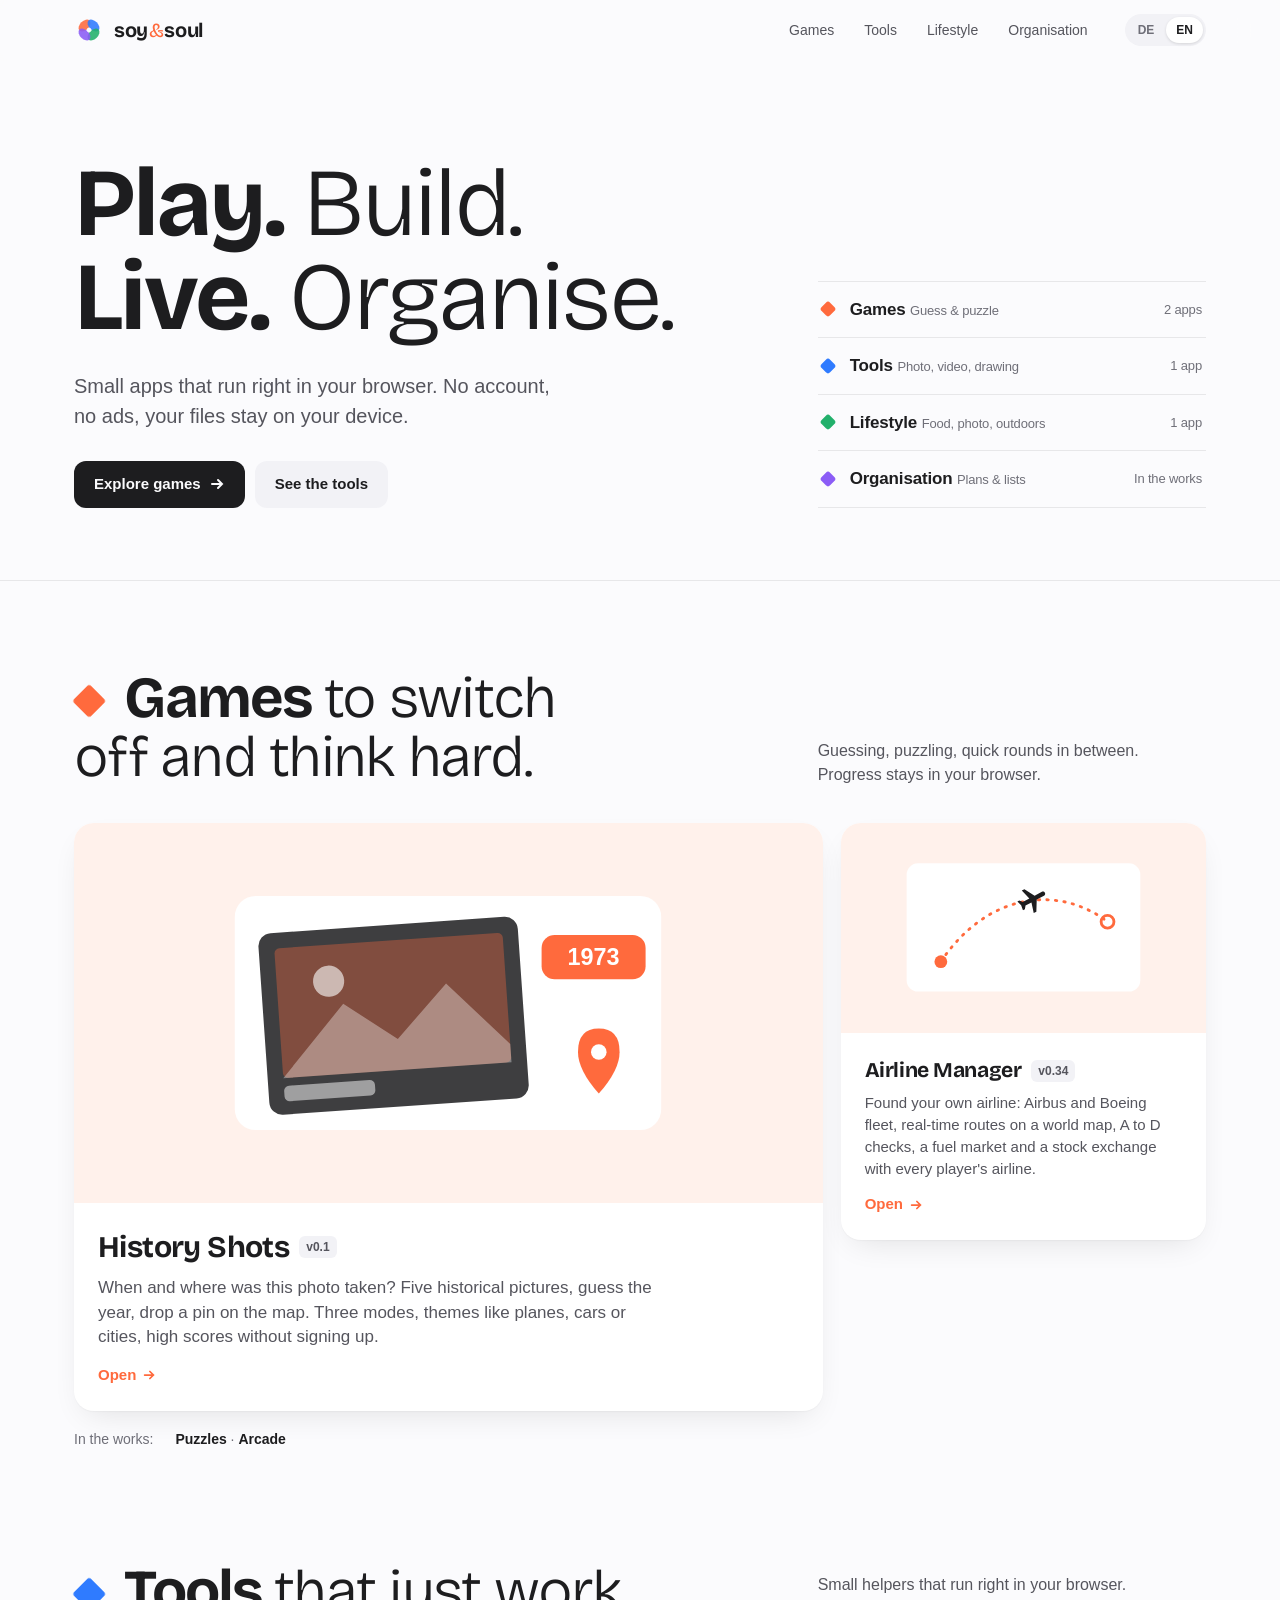
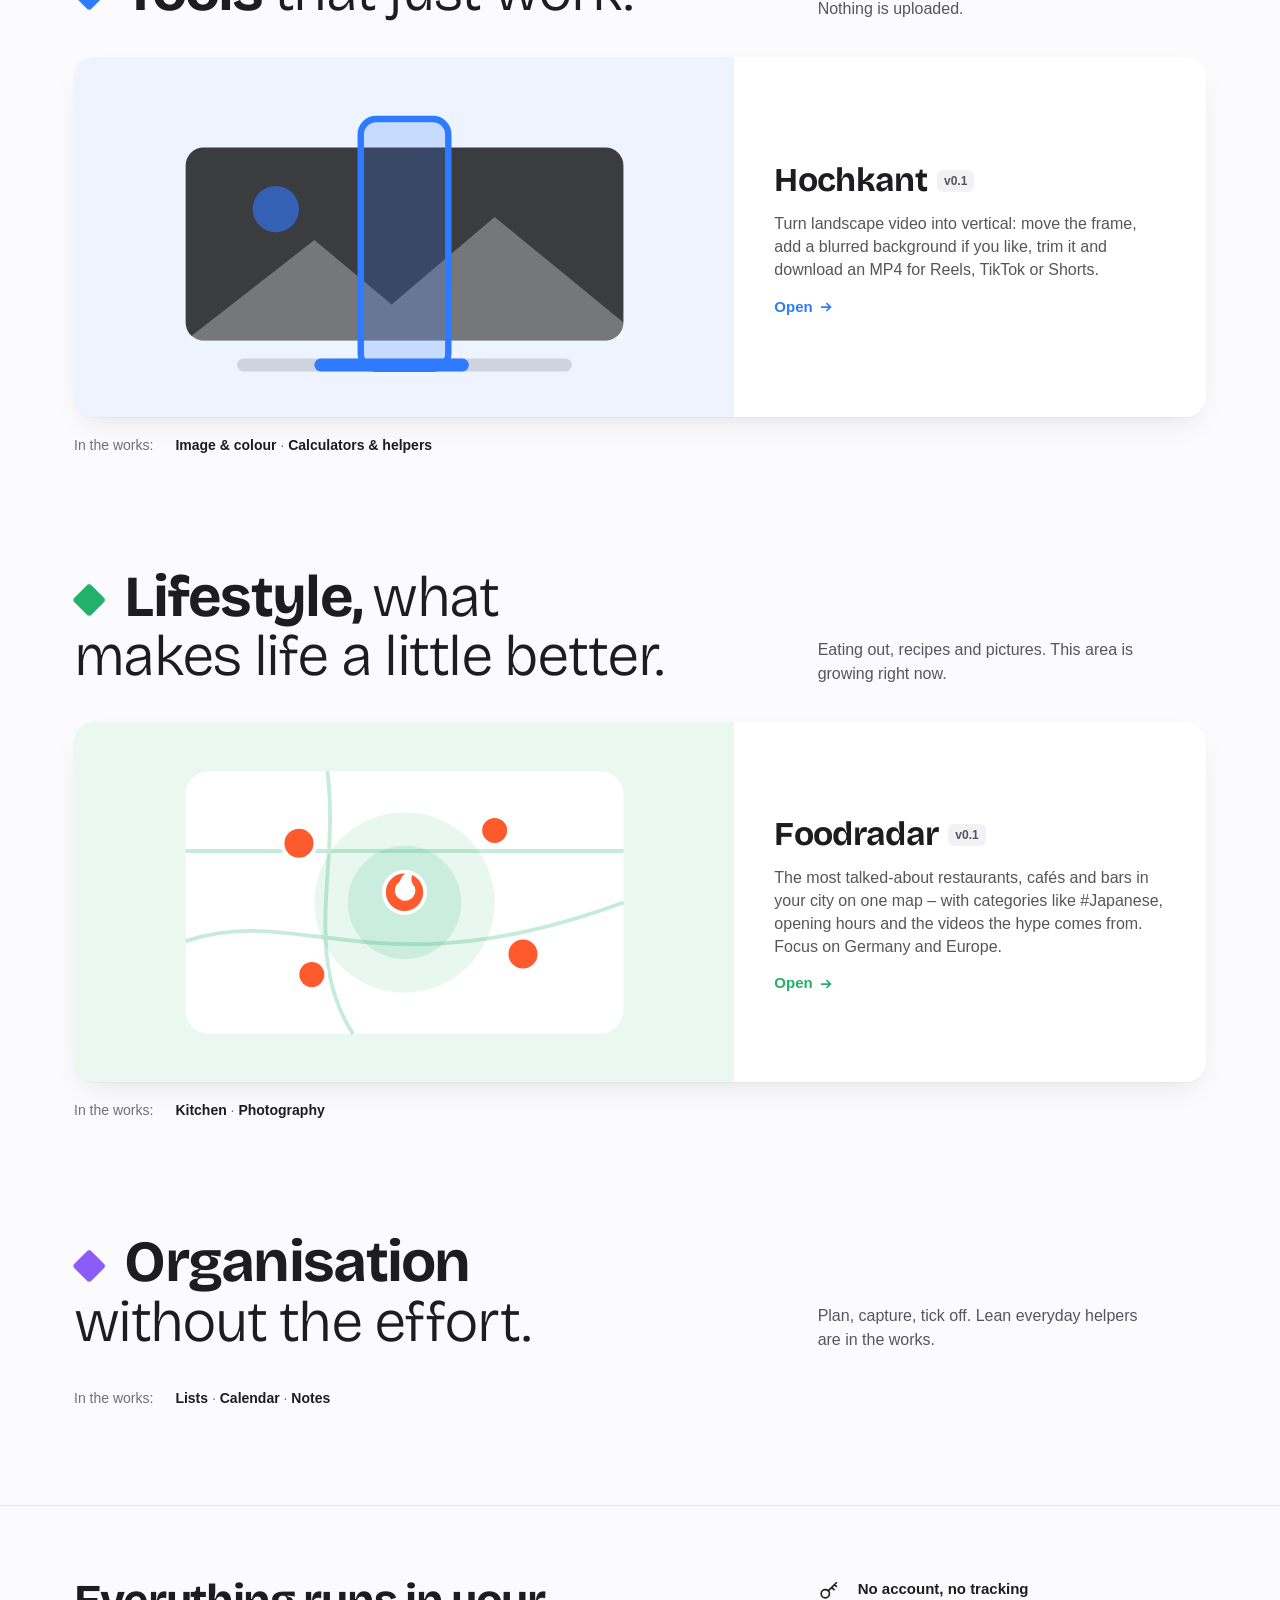
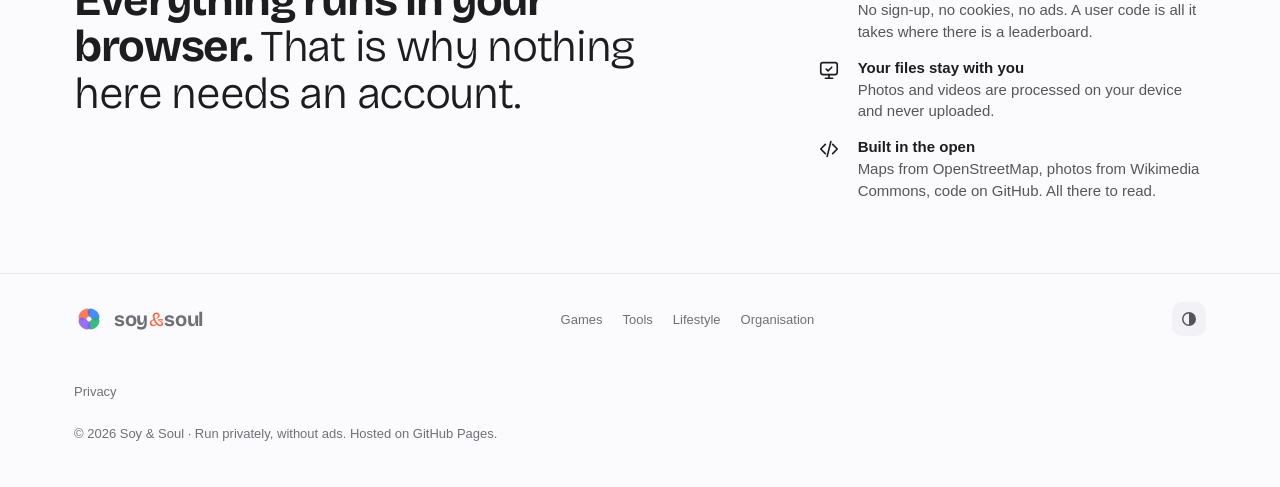
<file: index.html>
<!doctype html>
<html lang="de">
<head>
<meta charset="utf-8">
<meta name="viewport" content="width=device-width, initial-scale=1">
<title>Soy &amp; Soul</title>
<meta name="description" content="Games, Tools, Lifestyle und Organisation – kleine Anwendungen, die direkt im Browser laufen.">
<meta name="theme-color" content="#fbfbfd">
<link rel="icon" href="data:image/svg+xml,%3Csvg xmlns='http://www.w3.org/2000/svg' viewBox='0 0 40 40'%3E%3Cg transform='translate(20 20)'%3E%3Cellipse rx='9.5' ry='6' transform='rotate(-45) translate(0 -8.5)' fill='%23ff6a3d'/%3E%3Cellipse rx='9.5' ry='6' transform='rotate(45) translate(0 -8.5)' fill='%232f7bff'/%3E%3Cellipse rx='9.5' ry='6' transform='rotate(135) translate(0 -8.5)' fill='%2334c27a'/%3E%3Cellipse rx='9.5' ry='6' transform='rotate(225) translate(0 -8.5)' fill='%238b5cf6'/%3E%3C/g%3E%3C/svg%3E">
<style>
@font-face { font-family: "Bricolage"; src: url("assets/fonts/bricolage-latin.woff2") format("woff2"); font-weight: 200 800; font-display: swap; unicode-range: U+0000-00FF, U+0131, U+0152-0153, U+02BB-02BC, U+02C6, U+02DA, U+02DC, U+0304, U+0308, U+0329, U+2000-206F, U+20AC, U+2122, U+2191, U+2193, U+2212, U+2215, U+FEFF, U+FFFD; }
@font-face { font-family: "Bricolage"; src: url("assets/fonts/bricolage-latin-ext.woff2") format("woff2"); font-weight: 200 800; font-display: swap; unicode-range: U+0100-02BA, U+02BD-02C5, U+02C7-02CC, U+02CE-02D7, U+02DD-02FF, U+1E00-1E9F, U+1EF2-1EFF, U+2020, U+20A0-20AB, U+20AD-20C0; }
/* ---------- Grundlagen ---------- */
:root {
  --bg: #fbfbfd; --bg2: #f2f2f6; --card: #ffffff; --ink: #1d1d1f; --ink2: #55555d; --ink3: #6f6f78;
  --line: rgba(0,0,0,.08); --glass: rgba(251,251,253,.72); --shadow: 0 1px 2px rgba(0,0,0,.04), 0 12px 32px -12px rgba(0,0,0,.12);
  --games: #ff6a3d; --tools: #2f7bff; --life: #22b06b; --org: #8b5cf6;
  --games-bg: #fff1eb; --tools-bg: #edf3ff; --life-bg: #eaf8f0; --org-bg: #f3efff;
  --r: 28px;
  --font: -apple-system, BlinkMacSystemFont, "SF Pro Text", "Segoe UI Variable", "Segoe UI", Roboto, "Helvetica Neue", Arial, sans-serif;
  --display: "Bricolage", var(--font);
  --ease: cubic-bezier(.2,.8,.2,1);
}
@media (prefers-color-scheme: dark) {
  :root:not([data-theme="light"]) {
    --bg: #0b0b0d; --bg2: #151518; --card: #18181b; --ink: #f5f5f7; --ink2: #b0b0b8; --ink3: #8e8e97;
    --line: rgba(255,255,255,.09); --glass: rgba(11,11,13,.7); --shadow: 0 1px 2px rgba(0,0,0,.3), 0 16px 40px -16px rgba(0,0,0,.6);
    --games-bg: #2a1710; --tools-bg: #101b2e; --life-bg: #0f2219; --org-bg: #1c1530;
  }
}
:root[data-theme="dark"] {
  --bg: #0b0b0d; --bg2: #151518; --card: #18181b; --ink: #f5f5f7; --ink2: #b0b0b8; --ink3: #8e8e97;
  --line: rgba(255,255,255,.09); --glass: rgba(11,11,13,.7); --shadow: 0 1px 2px rgba(0,0,0,.3), 0 16px 40px -16px rgba(0,0,0,.6);
  --games-bg: #2a1710; --tools-bg: #101b2e; --life-bg: #0f2219; --org-bg: #1c1530;
}
* { box-sizing: border-box; margin: 0; padding: 0; }
html { scroll-behavior: smooth; scroll-padding-top: 120px; -webkit-text-size-adjust: 100%; }
body { background: var(--bg); color: var(--ink); font-family: var(--font); line-height: 1.5; -webkit-font-smoothing: antialiased; overflow-x: hidden; font-variant-numeric: tabular-nums; }
a { color: inherit; text-decoration: none; }
::selection { background: color-mix(in srgb, var(--games) 28%, transparent); }
:focus-visible { outline: 2px solid var(--games); outline-offset: 3px; border-radius: 6px; }
html { scrollbar-color: color-mix(in srgb, var(--ink) 25%, transparent) transparent; }
h1, h2, h3, .logo { font-family: var(--display); text-wrap: balance; }
button { font: inherit; color: inherit; background: none; border: 0; cursor: pointer; }
.wrap { width: 100%; max-width: 1180px; margin: 0 auto; padding: 0 24px; }
@media (max-width: 600px) { .wrap { padding: 0 16px; } }

/* ---------- Kopfzeile ---------- */
.nav { position: sticky; top: 0; z-index: 50; background: var(--glass); backdrop-filter: saturate(180%) blur(20px); -webkit-backdrop-filter: saturate(180%) blur(20px); border-bottom: 1px solid transparent; transition: border-color .3s; }
.nav.scrolled { border-bottom-color: var(--line); }
.nav .wrap { display: flex; align-items: center; gap: 24px; height: 60px; }
.logo { display: flex; align-items: center; gap: 10px; font-weight: 700; font-size: 20px; letter-spacing: -.02em; }
.logo svg ellipse { opacity: .88; }
.logo svg { width: 30px; height: 30px; transition: transform .7s cubic-bezier(.34,1.56,.64,1); }
.logo:hover svg { transform: rotate(90deg) scale(1.08); }
.logo .amp { font-weight: 400; color: var(--games); padding: 0 1px; }
.links { display: flex; gap: 4px; margin-left: auto; }
.links a { font-size: 14px; color: var(--ink2); padding: 7px 13px; border-radius: 99px; transition: background .2s, color .2s; }
.links a:hover { color: var(--ink); background: var(--bg2); }
.links a.on { color: var(--ink); background: var(--bg2); }
.tog { display: flex; gap: 2px; background: var(--bg2); border-radius: 99px; padding: 3px; }
.tog button { font-size: 12px; font-weight: 600; padding: 4px 10px; border-radius: 99px; color: var(--ink3); transition: all .2s; }
.tog button[aria-pressed="true"] { background: var(--card); color: var(--ink); box-shadow: 0 1px 3px rgba(0,0,0,.12); }
@media (max-width: 820px) { .links { display: none; } .tog { margin-left: auto; } }

/* ---------- Hero ---------- */
.hero { padding: 96px 0 72px; border-bottom: 1px solid var(--line); }
.hero .wrap { display: grid; grid-template-columns: minmax(0, 7fr) minmax(260px, 4fr); gap: 48px 64px; align-items: end; }
.hero h1 { font-size: clamp(46px, 7.6vw, 96px); font-weight: 700; letter-spacing: -.03em; line-height: .98; }
.hero h1 .w { display: inline-block; }
.hero h1 .w:nth-child(2) { font-weight: 300; }
.hero h1 .w:nth-child(4) { font-weight: 300; }
.hero p.lead { font-size: clamp(17px, 1.6vw, 20px); color: var(--ink2); max-width: 44ch; margin-top: 26px; }
.cta { display: flex; gap: 10px; margin-top: 30px; flex-wrap: wrap; }
.btn { display: inline-flex; align-items: center; gap: 8px; font-size: 15px; font-weight: 600; padding: 12px 20px; border-radius: 12px; transition: transform .25s var(--ease), background .2s, box-shadow .25s; }
.btn.p { background: var(--ink); color: var(--bg); }
.btn.p:hover { transform: translateY(-1px); box-shadow: 0 8px 20px -10px rgba(0,0,0,.45); }
.btn.s { background: var(--bg2); color: var(--ink); }
.btn.s:hover { background: color-mix(in srgb, var(--ink) 10%, var(--bg2)); }
.btn svg { width: 16px; height: 16px; transition: transform .25s var(--ease); }
.btn:hover svg { transform: translateX(3px); }
/* Inhaltsverzeichnis der Bereiche */
.index { list-style: none; border-top: 1px solid var(--line); }
.index li a { display: grid; grid-template-columns: 14px 1fr auto; align-items: center; gap: 14px; padding: 15px 4px; border-bottom: 1px solid var(--line); font-size: 17px; font-weight: 600; letter-spacing: -.01em; transition: padding-left .3s var(--ease), background .2s; }
.index li a:hover { padding-left: 10px; }
.index i { width: 12px; height: 12px; border-radius: 3px; background: var(--c); transform: rotate(45deg); transition: transform .4s var(--ease); }
.index li a:hover i { transform: rotate(135deg) scale(1.15); }
.index small { font-size: 13px; font-weight: 500; color: var(--ink3); }
.index .n { font-size: 13px; font-weight: 500; color: var(--ink3); }
@media (max-width: 820px) { .hero { padding: 56px 0 48px; } .hero .wrap { grid-template-columns: 1fr; gap: 36px; } }

/* Eintrittsmoment: nur einmal, nur im Hero */
.hero .w, .hero .lead, .hero .cta, .index li { animation: enter .9s var(--ease) both; animation-delay: var(--d, 0s); }
@keyframes enter { from { opacity: 0; transform: translateY(18px); filter: blur(6px); } to { opacity: 1; transform: none; filter: blur(0); } }

/* ---------- Bereiche ---------- */
section.area { padding: 88px 0 0; }
section.area + section.area { margin-top: 24px; }
.head { display: grid; grid-template-columns: minmax(0, 7fr) minmax(0, 4fr); align-items: end; gap: 16px 64px; margin-bottom: 36px; }
.head h2 { font-size: clamp(34px, 4.8vw, 58px); font-weight: 700; letter-spacing: -.03em; line-height: 1.02; }
.head h2 em { font-style: normal; font-weight: 300; }
.head h2::before { content: ""; display: inline-block; width: .42em; height: .42em; border-radius: 3px; background: var(--c); transform: rotate(45deg); margin: 0 .4em .06em .05em; }
.head p { max-width: 38ch; font-size: 16px; color: var(--ink2); }
@media (max-width: 820px) { .head { grid-template-columns: 1fr; } section.area { padding-top: 64px; } }
/* Geplantes: schlichte Liste statt Platzhalter-Karten */
.soonlist { margin-top: 18px; display: flex; flex-wrap: wrap; gap: 6px 22px; align-items: baseline; font-size: 14px; color: var(--ink2); }
.soonlist > span:first-child { color: var(--ink3); }
.soonlist b { font-weight: 600; color: var(--ink); }
.soonlist b::after { content: " · "; color: var(--ink3); font-weight: 400; }
.soonlist span b:last-child::after { content: ""; }

.grid { display: grid; grid-template-columns: repeat(6, 1fr); gap: 18px; }
.card { position: relative; display: flex; flex-direction: column; background: var(--card); border-radius: 20px; overflow: hidden; box-shadow: var(--shadow); grid-column: span 2; transition: transform .45s var(--ease), box-shadow .45s var(--ease); }
.card.big { grid-column: span 4; grid-row: span 2; }
.card.wide { grid-column: span 3; }
/* Eine App im Bereich: als breite Reihe, Grafik links, Text rechts */
.card.feature { grid-column: span 6; display: grid; grid-template-columns: minmax(0, 7fr) minmax(0, 5fr); }
a.card:hover { transform: translateY(-4px); box-shadow: 0 2px 4px rgba(0,0,0,.04), 0 28px 56px -24px rgba(0,0,0,.28); }
.art { position: relative; flex: 1; min-height: 210px; display: grid; place-items: center; overflow: hidden; }
.card.big .art { min-height: 380px; }
.card.feature .art { min-height: 360px; }
.art svg { width: 78%; max-width: 360px; height: auto; transition: transform .6s var(--ease); }
.card.big .art svg, .card.feature .art svg { max-width: 520px; }
a.card:hover .art svg { transform: scale(1.04); }
.txt { padding: 22px 24px 24px; }
.card.feature .txt { padding: 36px 40px; display: flex; flex-direction: column; justify-content: center; }
.card.feature .txt h3 { font-size: clamp(26px, 2.6vw, 34px); }
.card.feature .txt p { font-size: 16px; max-width: 46ch; }
@media (max-width: 820px) { .card.feature { grid-template-columns: 1fr; } .card.feature .art { min-height: 240px; } .card.feature .txt { padding: 22px 24px 26px; } }
.txt .top { display: flex; align-items: center; gap: 10px; margin-bottom: 6px; }
.txt h3 { font-size: 21px; font-weight: 700; letter-spacing: -.02em; }
.card.big .txt h3 { font-size: 30px; }
.ver { font-size: 12px; font-weight: 600; padding: 2px 7px; border-radius: 6px; background: var(--bg2); color: var(--ink2); }
.txt p { font-size: 15px; color: var(--ink2); line-height: 1.45; }
.card.big .txt p { font-size: 17px; max-width: 560px; }
.go { display: inline-flex; align-items: center; gap: 6px; margin-top: 14px; font-size: 15px; font-weight: 550; }
.go svg { width: 14px; height: 14px; transition: transform .25s; }
a.card:hover .go svg { transform: translateX(4px); }
@media (max-width: 980px) { .grid { grid-template-columns: repeat(2, 1fr); } .card, .card.wide { grid-column: span 1; } .card.big { grid-column: span 2; grid-row: auto; } .card.big .art { min-height: 280px; } }
@media (max-width: 600px) { .grid { grid-template-columns: 1fr; gap: 14px; } .card, .card.big, .card.wide { grid-column: span 1; } section.area { padding-top: 80px; } }

/* Farbe je Bereich */
[data-a="games"] { --c: var(--games); --cbg: var(--games-bg); }
[data-a="tools"] { --c: var(--tools); --cbg: var(--tools-bg); }
[data-a="life"]  { --c: var(--life);  --cbg: var(--life-bg); }
[data-a="org"]   { --c: var(--org);   --cbg: var(--org-bg); }
.go { color: var(--c); }
.art { background: var(--cbg); }

/* ---------- Grundsätze ---------- */
.band { margin: 96px 0 0; padding: 72px 0; border-top: 1px solid var(--line); }
.band .wrap { display: grid; grid-template-columns: minmax(0, 7fr) minmax(0, 4fr); gap: 32px 64px; align-items: start; }
.band h2 { font-size: clamp(28px, 3.6vw, 44px); font-weight: 700; letter-spacing: -.03em; line-height: 1.06; max-width: 22ch; }
.band h2 span { font-weight: 300; }
.band ul { list-style: none; display: grid; gap: 14px; }
.band li { display: grid; grid-template-columns: 28px 1fr; gap: 12px; align-items: start; font-size: 15px; color: var(--ink2); line-height: 1.45; }
.band li b { display: block; color: var(--ink); font-weight: 600; }
.band li svg { width: 22px; height: 22px; color: var(--ink); margin-top: 2px; }
@media (max-width: 820px) { .band .wrap { grid-template-columns: 1fr; } .band { padding: 56px 0; margin-top: 64px; } }

/* ---------- Fußzeile ---------- */
footer { padding: 28px 0 44px; font-size: 13px; color: var(--ink3); border-top: 1px solid var(--line); }
footer .row { display: flex; flex-wrap: wrap; justify-content: space-between; gap: 24px; align-items: center; padding-bottom: 22px; }
footer nav { display: flex; gap: 20px; flex-wrap: wrap; }
footer nav a:hover, footer summary:hover { color: var(--ink); }
footer details { margin-top: 24px; }
footer summary { cursor: pointer; list-style: none; display: inline-block; }
footer summary::-webkit-details-marker { display: none; }
footer .priv { margin-top: 14px; max-width: 700px; display: grid; gap: 10px; line-height: 1.6; }
footer .priv b { color: var(--ink2); }
.theme { width: 34px; height: 34px; border-radius: 10px; display: grid; place-items: center; background: var(--bg2); color: var(--ink2); }
.theme svg { width: 16px; height: 16px; }

/* ---------- Grafik-Animationen ---------- */
.mix circle { mix-blend-mode: multiply; }
@media (prefers-color-scheme: dark) { :root:not([data-theme="light"]) .mix circle { mix-blend-mode: screen; } }
:root[data-theme="dark"] .mix circle { mix-blend-mode: screen; }
.a-plane { animation: plane 6s cubic-bezier(.5,0,.6,1) infinite; }
@keyframes plane { 0% { transform: translate(-150px, 0); opacity: 0; } 10% { opacity: 1; } 55% { transform: translate(40px, 0); } 100% { transform: translate(260px, -90px) rotate(-14deg); opacity: 0; } }
.a-spin { animation: spin 8s linear infinite; transform-box: fill-box; transform-origin: center; }
.a-spin.fast { animation-duration: 3.2s; }
@keyframes spin { to { transform: rotate(360deg); } }
.a-hop { animation: hop 2.2s cubic-bezier(.3,0,.3,1) infinite; transform-box: fill-box; transform-origin: bottom; }
@keyframes hop { 0%,100% { transform: translateY(0) scale(1.05,.95); } 40% { transform: translateY(-22px) scale(.97,1.03); } 60% { transform: translateY(-22px); } }
.a-rise { animation: rise 4s cubic-bezier(.2,.8,.2,1) infinite; transform-box: fill-box; transform-origin: bottom; animation-delay: var(--d, 0s); }
@keyframes rise { 0% { transform: scaleY(0); } 30%, 85% { transform: scaleY(1); } 100% { transform: scaleY(0); } }
.a-draw { stroke-dasharray: 600; stroke-dashoffset: 600; animation: draw 5s ease-in-out infinite; }
@keyframes draw { 0% { stroke-dashoffset: 600; } 45%, 75% { stroke-dashoffset: 0; } 100% { stroke-dashoffset: -600; } }
.a-pan { animation: pan 5s ease-in-out infinite alternate; }
@keyframes pan { from { transform: translateX(-70px); } to { transform: translateX(70px); } }
.a-trim { animation: trim 4s ease-in-out infinite alternate; transform-box: fill-box; transform-origin: left; }
@keyframes trim { from { transform: scaleX(.55); } to { transform: scaleX(1.25); } }
.a-drift { animation: drift 5s ease-in-out infinite alternate; transform-box: fill-box; }
@keyframes drift { from { transform: translate(var(--x1, -12px), var(--y1, 0)); } to { transform: translate(var(--x2, 12px), var(--y2, 0)); } }
.a-fly { animation: fly 7s linear infinite; }
@keyframes fly { from { transform: translate(-60px, 20px); } to { transform: translate(300px, -20px); } }
.a-blink { animation: blink 1.6s steps(1) infinite; }
@keyframes blink { 50% { opacity: 0; } }
.a-pulse { animation: apulse 2.4s ease-in-out infinite; transform-box: fill-box; transform-origin: center; animation-delay: var(--d, 0s); }
@keyframes apulse { 50% { transform: scale(.82); opacity: .55; } }
.a-shuffle { animation: shuffle 3s cubic-bezier(.6,0,.2,1) infinite; transform-box: fill-box; animation-delay: var(--d, 0s); }
@keyframes shuffle { 0%,20% { transform: translate(0,0); } 40%,70% { transform: translate(var(--x, 10px), var(--y, -10px)); } 90%,100% { transform: translate(0,0); } }
.a-check { stroke-dasharray: 30; stroke-dashoffset: 30; animation: check 4s ease infinite; animation-delay: var(--d, 0s); }
@keyframes check { 0%, 15% { stroke-dashoffset: 30; } 30%, 85% { stroke-dashoffset: 0; } 100% { stroke-dashoffset: 30; } }

@media (prefers-reduced-motion: reduce) {
  *, *::before, *::after { animation: none !important; transition: none !important; }
  .a-draw { stroke-dashoffset: 0; } .a-check { stroke-dashoffset: 0; }
  html { scroll-behavior: auto; }
}
</style>
</head>
<body>

<header class="nav" id="nav">
  <div class="wrap">
    <a class="logo" href="#top" aria-label="Soy &amp; Soul – Start">
      <svg viewBox="0 0 40 40" aria-hidden="true">
        <g transform="translate(20 20)">
          <ellipse rx="9.5" ry="6" transform="rotate(-45) translate(0 -8.5)" fill="var(--games)"/>
          <ellipse rx="9.5" ry="6" transform="rotate(45) translate(0 -8.5)" fill="var(--tools)"/>
          <ellipse rx="9.5" ry="6" transform="rotate(135) translate(0 -8.5)" fill="var(--life)"/>
          <ellipse rx="9.5" ry="6" transform="rotate(225) translate(0 -8.5)" fill="var(--org)"/>
          <circle r="3" fill="var(--bg)"/>
        </g>
      </svg>
      <span>soy<span class="amp">&amp;</span>soul</span>
    </a>
    <nav class="links" id="links"></nav>
    <div class="tog" role="group" aria-label="Sprache">
      <button data-lang="de" aria-pressed="true">DE</button>
      <button data-lang="en" aria-pressed="false">EN</button>
    </div>
  </div>
</header>

<main id="top">
  <section class="hero">
    <div class="wrap">
      <div>
        <h1 id="h1"></h1>
        <p class="lead" style="--d:.35s" data-t="lead"></p>
        <div class="cta" style="--d:.45s">
          <a class="btn p" href="#games"><span data-t="ctaP"></span><svg viewBox="0 0 16 16" fill="none" stroke="currentColor" stroke-width="2" stroke-linecap="round"><path d="M3 8h10M9 4l4 4-4 4"/></svg></a>
          <a class="btn s" href="#tools"><span data-t="ctaS"></span></a>
        </div>
      </div>
      <ul class="index" id="quad"></ul>
    </div>
  </section>

  <div id="areas"></div>

  <section class="band">
    <div class="wrap">
      <h2 data-t="band"></h2>
      <ul id="principles"></ul>
    </div>
  </section>
</main>

<footer>
  <div class="wrap">
    <div class="row">
      <a class="logo" href="#top" id="flogo"></a>
      <nav id="flinks"></nav>
      <button class="theme" id="theme" aria-label="Hell / Dunkel"><svg viewBox="0 0 16 16" fill="currentColor"><path d="M8 1a7 7 0 1 0 0 14A7 7 0 0 0 8 1Zm0 1.5v11a5.5 5.5 0 0 1 0-11Z"/></svg></button>
    </div>
    <details>
      <summary data-t="privH"></summary>
      <div class="priv" id="priv"></div>
    </details>
    <p style="margin-top:22px" id="copy"></p>
  </div>
</footer>

<script>
(function () {
  // >>> Hier Name, Ort und E-Mail für den Datenschutzhinweis eintragen <<<
  var VERANTWORTLICH = "N. Schulz, Frankfurt am Main";

  var T = {
    h1: { de: ["Spielen.", "Bauen.", "Leben.", "Ordnen."], en: ["Play.", "Build.", "Live.", "Organise."] },
    lead: { de: "Kleine Anwendungen, die direkt im Browser laufen. Ohne Konto, ohne Werbung, deine Dateien bleiben auf deinem Gerät.", en: "Small apps that run right in your browser. No account, no ads, your files stay on your device." },
    ctaP: { de: "Spiele entdecken", en: "Explore games" },
    ctaS: { de: "Zu den Tools", en: "See the tools" },
    open: { de: "Öffnen", en: "Open" },
    soon: { de: "In Arbeit", en: "In the works" },
    apps: { de: ["App", "Apps"], en: ["app", "apps"] },
    band: { de: 'Alles läuft in deinem Browser. <span>Deshalb braucht nichts hier ein Konto.</span>', en: 'Everything runs in your browser. <span>That is why nothing here needs an account.</span>' },
    pr1: { de: ["Kein Konto, kein Tracking", "Keine Anmeldung, keine Cookies, keine Werbung. Ein User-Code reicht, wo es eine Rangliste gibt."], en: ["No account, no tracking", "No sign-up, no cookies, no ads. A user code is all it takes where there is a leaderboard."] },
    pr2: { de: ["Deine Dateien bleiben bei dir", "Fotos und Videos werden auf deinem Gerät verarbeitet und nie hochgeladen."], en: ["Your files stay with you", "Photos and videos are processed on your device and never uploaded."] },
    pr3: { de: ["Offen gebaut", "Karten von OpenStreetMap, Fotos von Wikimedia Commons, Code auf GitHub. Alles nachlesbar."], en: ["Built in the open", "Maps from OpenStreetMap, photos from Wikimedia Commons, code on GitHub. All there to read."] },
    privH: { de: "Datenschutz", en: "Privacy" },
    copy: { de: "Privat betrieben, ohne Werbung. Gehostet auf GitHub Pages.", en: "Run privately, without ads. Hosted on GitHub Pages." }
  };

  var AREAS = [
    { id: "games", a: "games", n: "01", name: { de: "Games", en: "Games" },
      h: { de: 'Games <em>zum Abschalten und Grübeln.</em>', en: 'Games <em>to switch off and think hard.</em>' },
      p: { de: "Raten, knobeln, schnelle Runden für zwischendurch. Spielstände bleiben in deinem Browser.", en: "Guessing, puzzling, quick rounds in between. Progress stays in your browser." },
      sub: { de: "Raten & Knobeln", en: "Guess & puzzle" } },
    { id: "tools", a: "tools", n: "02", name: { de: "Tools", en: "Tools" },
      h: { de: 'Tools, <em>die einfach funktionieren.</em>', en: 'Tools <em>that just work.</em>' },
      p: { de: "Kleine Helfer, die direkt im Browser rechnen. Nichts wird hochgeladen.", en: "Small helpers that run right in your browser. Nothing is uploaded." },
      sub: { de: "Foto, Video, Zeichnen", en: "Photo, video, drawing" } },
    { id: "lifestyle", a: "life", n: "03", name: { de: "Lifestyle", en: "Lifestyle" },
      h: { de: 'Lifestyle, <em>was das Leben schöner macht.</em>', en: 'Lifestyle, <em>what makes life a little better.</em>' },
      p: { de: "Essen gehen, Rezepte und Bilder. Dieser Bereich wächst gerade.", en: "Eating out, recipes and pictures. This area is growing right now." },
      sub: { de: "Küche, Foto, Draußen", en: "Food, photo, outdoors" } },
    { id: "organisation", a: "org", n: "04", name: { de: "Organisation", en: "Organisation" },
      h: { de: 'Organisation <em>ohne Aufwand.</em>', en: 'Organisation <em>without the effort.</em>' },
      p: { de: "Planen, festhalten, abhaken. Schlanke Helfer für den Alltag sind in Arbeit.", en: "Plan, capture, tick off. Lean everyday helpers are in the works." },
      sub: { de: "Planen & Listen", en: "Plans & lists" } }
  ];

  // size: big (4 Spalten, 2 Zeilen), wide (3 Spalten), sonst 2 Spalten
  var ITEMS = {
    games: [
      { id: "history-shots", href: "games/history-shots/", size: "big", ver: "v0.1", name: { de: "History Shots", en: "History Shots" }, art: "shots",
        d: { de: "Wann und wo wurde dieses Foto aufgenommen? Fünf historische Bilder, Jahr tippen, Pin auf die Karte setzen. Drei Modi, Themen wie Flugzeuge, Autos oder Städte, Highscore ohne Anmeldung.", en: "When and where was this photo taken? Five historical pictures, guess the year, drop a pin on the map. Three modes, themes like planes, cars or cities, high scores without signing up." } },
      { id: "airline-manager", href: "games/airline-manager/", size: "big", ver: "v0.34", name: { de: "Airline Manager", en: "Airline Manager" }, art: "airline",
        d: { de: "Gründe deine eigene Airline: Airbus- und Boeing-Flotte, Routen in Echtzeit auf der Weltkarte, A- bis D-Checks, Kerosinmarkt und eine Börse mit den Airlines aller Spieler.", en: "Found your own airline: Airbus and Boeing fleet, real-time routes on a world map, A to D checks, a fuel market and a stock exchange with every player's airline." } },
      { name: { de: "Denkspiele", en: "Puzzles" }, art: "dice",
        d: { de: "Knobeln, planen, um die Ecke denken. Partien bleiben in deinem Browser.", en: "Puzzle, plan, think around corners. Games stay in your browser." } },
      { name: { de: "Arcade", en: "Arcade" }, art: "joy",
        d: { de: "Schnelle Runden für zwischendurch, mit Highscore.", en: "Quick rounds in between, with a high score." } }
    ],
    tools: [
      { id: "hochkant", href: "tools/hochkant/", size: "big", ver: "v0.1", name: { de: "Hochkant", en: "Hochkant" }, art: "reframe",
        d: { de: "Querformat-Video ins Hochformat bringen: Ausschnitt verschieben, auf Wunsch mit unscharfem Hintergrund, kürzen und als MP4 für Reels, TikTok oder Shorts herunterladen.", en: "Turn landscape video into vertical: move the frame, add a blurred background if you like, trim it and download an MP4 for Reels, TikTok or Shorts." } },
      { name: { de: "Bild & Farbe", en: "Image & colour" }, art: "sliders",
        d: { de: "Kleine Werkzeuge für Fotos und Farben, alles direkt im Browser.", en: "Small tools for photos and colours, all right in your browser." } },
      { name: { de: "Rechner & Helfer", en: "Calculators & helpers" }, art: "calc",
        d: { de: "Praktische Rechner für Dinge, die man öfter braucht.", en: "Handy calculators for things you need now and then." } }
    ],
    lifestyle: [
      { id: "foodradar", href: "lifestyle/foodradar/", size: "big", ver: "v0.1", name: { de: "Foodradar", en: "Foodradar" }, art: "radar",
        d: { de: "Die angesagtesten Restaurants, Cafés und Bars deiner Stadt auf einer Karte – mit Kategorien wie #Japanisch, Öffnungszeiten und den Videos, aus denen der Hype kommt. Schwerpunkt Deutschland und Europa.", en: "The most talked-about restaurants, cafés and bars in your city on one map – with categories like #Japanese, opening hours and the videos the hype comes from. Focus on Germany and Europe." } },
      { name: { de: "Küche", en: "Kitchen" }, art: "bowl",
        d: { de: "Rezepte mit großen Bildern, Schritt für Schritt und zweisprachig.", en: "Recipes with big pictures, step by step and in two languages." } },
      { name: { de: "Fotografie", en: "Photography" }, art: "camera",
        d: { de: "Eine Galerie für eigene Bilder, ruhig und ohne Ablenkung.", en: "A gallery for my own pictures, calm and free of distraction." } }
    ],
    organisation: [
      { name: { de: "Listen", en: "Lists" }, art: "list",
        d: { de: "Einkauf, Packliste, To-dos. Schnell abhaken.", en: "Groceries, packing, to-dos. Tick them off fast." } },
      { name: { de: "Kalender", en: "Calendar" }, art: "cal",
        d: { de: "Termine und Schichten auf einen Blick.", en: "Appointments and shifts at a glance." } },
      { name: { de: "Notizen", en: "Notes" }, art: "note",
        d: { de: "Gedanken festhalten, die nur auf deinem Gerät liegen.", en: "Capture thoughts that stay on your device only." } }
    ]
  };

  /* ---------- Grafiken (SVG, Farbe kommt über var(--c)) ---------- */
  var C = "var(--c)", INK = "var(--ink)", CARD = "var(--card)";
  var ART = {
    airline:
      '<svg viewBox="0 0 400 240"><rect x="36" y="30" width="328" height="180" rx="16" fill="' + CARD + '"/>' +
      '<path d="M84 168 C150 70 250 60 318 112" fill="none" stroke="' + C + '" stroke-width="4" stroke-dasharray="2 10" stroke-linecap="round"/>' +
      '<circle cx="84" cy="168" r="9" fill="' + C + '"/><circle cx="318" cy="112" r="9" fill="none" stroke="' + C + '" stroke-width="4"/>' +
      '<g transform="translate(206 84) rotate(62) scale(2.1)" fill="' + INK + '"><path d="M-1.5-11.5c0-.8.7-1.5 1.5-1.5s1.5.7 1.5 1.5V-6l7 4v2l-7-2v4.5l2 1.5v1.5L0 5-3.5 6V4.5l2-1.5V-2l-7 2v-2l7-4z"/></g></svg>',
    shots:
      '<svg viewBox="0 0 400 240"><rect x="36" y="30" width="328" height="180" rx="16" fill="' + CARD + '"/>' +
      '<g transform="rotate(-4 160 120)"><rect x="58" y="52" width="200" height="140" rx="10" fill="' + INK + '" opacity=".85"/><rect x="70" y="64" width="176" height="100" rx="4" fill="' + C + '" opacity=".35"/>' +
      '<path d="M70 164 L120 110 L160 140 L200 100 L246 150 V164 Z" fill="' + CARD + '" opacity=".35"/><circle cx="110" cy="92" r="12" fill="' + CARD + '" opacity=".6"/>' +
      '<rect x="70" y="170" width="70" height="12" rx="4" fill="' + CARD + '" opacity=".5"/></g>' +
      '<g transform="translate(272 60)"><rect width="80" height="34" rx="10" fill="' + C + '"/><text x="40" y="23" text-anchor="middle" font-family="-apple-system,Segoe UI,Roboto,sans-serif" font-size="18" font-weight="700" fill="#fff">19<tspan class="a-blink">7</tspan>3</text></g>' +
      '<g class="a-drift" style="--x1:-6px;--x2:6px;--y1:0px;--y2:-4px"><path d="M300 150 q0 -18 16 -18 q16 0 16 18 q0 14 -16 32 q-16 -18 -16 -32z" fill="' + C + '"/><circle cx="316" cy="150" r="6" fill="#fff"/></g></svg>',
    dice:
      '<svg viewBox="0 0 300 180"><g class="a-drift" style="--x1:0px;--x2:0px;--y1:-6px;--y2:6px"><rect x="78" y="44" width="80" height="80" rx="18" fill="' + CARD + '" transform="rotate(-10 118 84)"/>' +
      '<g fill="' + C + '"><circle cx="100" cy="68" r="7"/><circle cx="120" cy="86" r="7"/><circle cx="138" cy="104" r="7"/></g></g>' +
      '<g class="a-drift" style="--x1:0px;--x2:0px;--y1:6px;--y2:-6px"><rect x="160" y="62" width="70" height="70" rx="16" fill="' + C + '" transform="rotate(12 195 97)"/>' +
      '<g fill="' + CARD + '"><circle cx="182" cy="82" r="6"/><circle cx="208" cy="112" r="6"/></g></g></svg>',
    joy:
      '<svg viewBox="0 0 300 180"><rect x="80" y="70" width="140" height="70" rx="35" fill="' + CARD + '"/>' +
      '<g stroke="' + INK + '" stroke-width="6" stroke-linecap="round" opacity=".75"><line x1="112" y1="94" x2="112" y2="116"/><line x1="101" y1="105" x2="123" y2="105"/></g>' +
      '<circle class="a-pulse" cx="182" cy="98" r="8" fill="' + C + '"/><circle class="a-pulse" style="--d:.6s" cx="198" cy="114" r="8" fill="' + C + '" opacity=".6"/>' +
      '<g class="a-hop"><circle cx="150" cy="40" r="10" fill="' + C + '"/></g></svg>',
    sliders:
      '<svg viewBox="0 0 300 180"><rect x="70" y="30" width="160" height="120" rx="18" fill="' + CARD + '"/>' +
      [0, 1, 2].map(function (i) {
        var y = 62 + i * 28;
        return '<rect x="92" y="' + (y - 3) + '" width="116" height="6" rx="3" fill="' + INK + '" opacity=".15"/>' +
          '<circle class="a-drift" style="--x1:' + [-30, 20, -10][i] + 'px;--x2:' + [30, -25, 35][i] + 'px;animation-delay:' + (i * -.9) + 's" cx="150" cy="' + y + '" r="9" fill="' + C + '" opacity="' + [1, .7, .45][i] + '"/>';
      }).join("") + '</svg>',
    reframe:
      '<svg viewBox="0 0 400 240"><rect x="30" y="50" width="340" height="150" rx="14" fill="' + INK + '" opacity=".85"/>' +
      '<circle cx="100" cy="98" r="18" fill="' + C + '" opacity=".6"/><path d="M30 200 L130 122 L190 172 L270 104 L370 186 V200 H30 Z" fill="' + CARD + '" opacity=".3"/>' +
      '<g class="a-pan"><rect x="166" y="28" width="68" height="194" rx="12" fill="' + C + '" opacity=".2"/><rect x="166" y="28" width="68" height="194" rx="12" fill="none" stroke="' + C + '" stroke-width="5"/></g>' +
      '<g transform="translate(70 214)"><rect width="260" height="10" rx="5" fill="' + INK + '" opacity=".15"/><rect class="a-trim" x="60" width="120" height="10" rx="5" fill="' + C + '"/></g></svg>',
    calc: (function () {
      var s = '<svg viewBox="0 0 300 180"><rect x="100" y="22" width="100" height="140" rx="18" fill="' + CARD + '"/><rect x="114" y="36" width="72" height="28" rx="7" fill="' + C + '" opacity=".2"/>' +
        '<rect class="a-blink" x="172" y="43" width="4" height="14" rx="2" fill="' + C + '"/>';
      for (var i = 0; i < 9; i++) s += '<rect class="' + (i === 4 ? "a-pulse" : "") + '" x="' + (114 + (i % 3) * 26) + '" y="' + (76 + Math.floor(i / 3) * 26) + '" width="20" height="20" rx="6" fill="' + (i === 8 ? C : INK) + '" opacity="' + (i === 8 ? 1 : .15) + '"/>';
      return s + '</svg>';
    })(),
    radar:
      '<svg viewBox="0 0 400 240"><rect x="30" y="18" width="340" height="204" rx="18" fill="' + CARD + '"/>' +
      '<g stroke="' + C + '" stroke-width="3" fill="none" opacity=".25"><path d="M30 150 C120 120 180 190 370 120"/><path d="M140 18 C150 90 120 160 160 222"/><path d="M30 80 H370"/></g>' +
      '<g class="a-drift" style="--x1:-6px;--x2:6px;--y1:-4px;--y2:4px"><circle cx="200" cy="120" r="70" fill="' + C + '" opacity=".1"/><circle cx="200" cy="120" r="44" fill="' + C + '" opacity=".14"/></g>' +
      [[200, 112, 1, 0], [118, 74, .8, .4], [292, 160, .8, .8], [270, 64, .7, 1.2], [128, 176, .7, 1.6]].map(function (m) {
        return '<g class="a-pulse" style="--d:' + m[3] + 's"><circle cx="' + m[0] + '" cy="' + m[1] + '" r="' + (16 * m[2]) + '" fill="#ff5a2e"/><circle cx="' + m[0] + '" cy="' + m[1] + '" r="' + (16 * m[2]) + '" fill="none" stroke="#fff" stroke-width="3"/></g>';
      }).join("") +
      '<path d="M196 104 q4 -10 10 -6 q-2 6 2 10 a8 8 0 1 1 -12 -4z" fill="#fff"/></svg>',
    bowl:
      '<svg viewBox="0 0 300 180"><g fill="none" stroke="' + C + '" stroke-width="4" stroke-linecap="round" opacity=".6">' +
      '<path class="a-drift" style="--x1:0px;--x2:0px;--y1:4px;--y2:-6px" d="M120 60 q-8 -14 0 -26 q8 -12 0 -24"/>' +
      '<path class="a-drift" style="--x1:0px;--x2:0px;--y1:-4px;--y2:6px" d="M150 56 q-8 -14 0 -26 q8 -12 0 -24"/>' +
      '<path class="a-drift" style="--x1:0px;--x2:0px;--y1:4px;--y2:-6px" d="M180 60 q-8 -14 0 -26 q8 -12 0 -24"/></g>' +
      '<path d="M70 86 H230 Q226 160 150 160 Q74 160 70 86 Z" fill="' + CARD + '"/><path d="M70 86 H230" stroke="' + C + '" stroke-width="6" stroke-linecap="round"/>' +
      '<line x1="200" y1="40" x2="240" y2="96" stroke="' + INK + '" stroke-width="4" stroke-linecap="round"/><line x1="212" y1="36" x2="250" y2="92" stroke="' + INK + '" stroke-width="4" stroke-linecap="round"/></svg>',
    camera:
      '<svg viewBox="0 0 300 180"><rect x="80" y="54" width="140" height="92" rx="16" fill="' + CARD + '"/><rect x="118" y="42" width="44" height="18" rx="5" fill="' + CARD + '"/>' +
      '<circle cx="150" cy="100" r="30" fill="' + C + '" opacity=".25"/><circle class="a-pulse" cx="150" cy="100" r="20" fill="' + C + '"/><circle cx="198" cy="70" r="5" fill="' + C + '"/></svg>',
    list:
      '<svg viewBox="0 0 240 200"><rect x="50" y="30" width="140" height="140" rx="16" fill="' + CARD + '"/>' +
      [0, 1, 2].map(function (i) {
        var y = 64 + i * 36;
        return '<rect x="68" y="' + (y - 10) + '" width="20" height="20" rx="6" fill="' + C + '" opacity=".18"/>' +
          '<path class="a-check" style="--d:' + (i * .4) + 's" d="M72 ' + y + ' l5 5 l9 -10" fill="none" stroke="' + C + '" stroke-width="3.5" stroke-linecap="round" stroke-linejoin="round"/>' +
          '<rect x="100" y="' + (y - 4) + '" width="' + [70, 52, 62][i] + '" height="8" rx="4" fill="' + INK + '" opacity=".25"/>';
      }).join("") + '</svg>',
    cal: (function () {
      var s = '<svg viewBox="0 0 240 200"><rect x="50" y="34" width="140" height="132" rx="16" fill="' + CARD + '"/><rect x="50" y="34" width="140" height="30" rx="16" fill="' + C + '"/><rect x="50" y="50" width="140" height="14" fill="' + C + '"/>';
      for (var i = 0; i < 15; i++) {
        var x = 66 + (i % 5) * 23, y = 78 + Math.floor(i / 5) * 26;
        s += i === 7 ? '<circle class="a-pulse" cx="' + (x + 6) + '" cy="' + (y + 6) + '" r="10" fill="' + C + '"/>' : '<rect x="' + x + '" y="' + y + '" width="12" height="12" rx="3" fill="' + INK + '" opacity=".14"/>';
      }
      return s + '</svg>';
    })(),
    note:
      '<svg viewBox="0 0 240 200"><g transform="rotate(-4 120 100)"><rect x="62" y="36" width="116" height="128" rx="14" fill="' + CARD + '"/>' +
      '<g stroke="' + INK + '" stroke-width="5" stroke-linecap="round" opacity=".22"><line x1="82" y1="70" x2="156" y2="70"/><line x1="82" y1="94" x2="146" y2="94"/></g>' +
      '<line class="a-draw" x1="82" y1="118" x2="150" y2="118" stroke="' + C + '" stroke-width="5" stroke-linecap="round"/></g>' +
      '<g transform="rotate(35 170 70)"><rect x="164" y="40" width="12" height="66" rx="4" fill="' + C + '"/></g></svg>'
  };

  var ICON = {
    games: '<svg viewBox="0 0 24 24" fill="none" stroke="currentColor" stroke-width="2" stroke-linecap="round"><rect x="2" y="7" width="20" height="11" rx="5.5"/><path d="M7 10.5v4M5 12.5h4"/><circle cx="16" cy="11.5" r=".6" fill="currentColor"/><circle cx="18" cy="13.5" r=".6" fill="currentColor"/></svg>',
    tools: '<svg viewBox="0 0 24 24" fill="none" stroke="currentColor" stroke-width="2" stroke-linecap="round" stroke-linejoin="round"><path d="M14.5 6.5a4 4 0 0 0-5.3 5.3L3.5 17.5l3 3 5.7-5.7a4 4 0 0 0 5.3-5.3l-2.6 2.6-2.4-.6-.6-2.4z"/></svg>',
    life: '<svg viewBox="0 0 24 24" fill="none" stroke="currentColor" stroke-width="2" stroke-linecap="round" stroke-linejoin="round"><path d="M12 21s-7-4.5-7-10.5A4 4 0 0 1 12 8a4 4 0 0 1 7 2.5C19 16.5 12 21 12 21z"/></svg>',
    org: '<svg viewBox="0 0 24 24" fill="none" stroke="currentColor" stroke-width="2" stroke-linecap="round" stroke-linejoin="round"><rect x="4" y="4" width="16" height="16" rx="4"/><path d="m8.5 12 2.5 2.5 4.5-5"/></svg>'
  };
  var ICONP = {
    key: '<svg viewBox="0 0 24 24" fill="none" stroke="currentColor" stroke-width="1.8" stroke-linecap="round" stroke-linejoin="round"><circle cx="8" cy="15" r="4.5"/><path d="M11.2 11.8 20 3M15 8l2.5 2.5M18 5l2 2"/></svg>',
    device: '<svg viewBox="0 0 24 24" fill="none" stroke="currentColor" stroke-width="1.8" stroke-linecap="round" stroke-linejoin="round"><rect x="3" y="4" width="18" height="13" rx="2.5"/><path d="M8 21h8M12 17v4"/><path d="m9 11 2 2 4-4"/></svg>',
    open: '<svg viewBox="0 0 24 24" fill="none" stroke="currentColor" stroke-width="1.8" stroke-linecap="round" stroke-linejoin="round"><path d="M8 7 3 12l5 5M16 7l5 5-5 5M14 4l-4 16"/></svg>'
  };
  var ARROW = '<svg viewBox="0 0 16 16" fill="none" stroke="currentColor" stroke-width="2" stroke-linecap="round"><path d="M3 8h10M9 4l4 4-4 4"/></svg>';


  var PRIV = [
    { de: "<b>Kurz gesagt.</b> Diese Seite wird privat betrieben, ohne Werbung, ohne Cookies, ohne Tracking und ohne Nutzerprofile.", en: "<b>In short.</b> This site is run privately, with no ads, no cookies, no tracking and no user profiles." },
    { de: "<b>Verantwortlich.</b> " + VERANTWORTLICH, en: "<b>Responsible.</b> " + VERANTWORTLICH },
    { de: "<b>Hosting.</b> Die Seite liegt bei GitHub Pages (GitHub Inc., USA). Beim Aufruf verarbeitet der Anbieter technisch notwendige Daten wie IP-Adresse und Zeitpunkt in Server-Logs.", en: "<b>Hosting.</b> The site is hosted on GitHub Pages (GitHub Inc., USA). When you open it, the provider processes technically necessary data such as IP address and time in server logs." },
    { de: "<b>Schrift.</b> Die Überschriften nutzen die Schrift Bricolage Grotesque (SIL Open Font License), die auf diesem Server liegt. Es werden keine Schriften von Google oder anderen Diensten geladen.", en: "<b>Font.</b> Headings use the typeface Bricolage Grotesque (SIL Open Font License), hosted on this server. No fonts are loaded from Google or other services." },
    { de: "<b>Karte in Foodradar.</b> Foodradar lädt Kartenbilder von OpenFreeMap, Lokale und Öffnungszeiten von der Overpass-API und Suchergebnisse von Nominatim (beides OpenStreetMap), Fotos gegebenenfalls von Wikimedia Commons. Dabei sehen diese Dienste wie bei jedem Webaufruf deine IP-Adresse und den angezeigten Kartenausschnitt bzw. deinen Suchbegriff. Die Standortfunktion nutzt dein Browser nur, wenn du sie antippst und erlaubst; dein Standort wird nicht übertragen. Die zuletzt gewählte Stadt und gefundene Orte merkt sich die Seite nur lokal in deinem Browser.", en: "<b>Map in Foodradar.</b> Foodradar loads map images from OpenFreeMap, places and opening hours from the Overpass API and search results from Nominatim (both OpenStreetMap), and photos from Wikimedia Commons where available. As with any web request, these services see your IP address and the map area shown or your search term. The location feature is only used by your browser if you tap it and allow it; your location is not sent anywhere. The last chosen city and found places are remembered only locally in your browser." },
    { de: "<b>Fotos in History Shots.</b> Die Fotos im Spiel liegen bei Wikimedia Commons und werden von dort geladen; die Karte kommt von OpenFreeMap. Wie bei jedem Webaufruf sehen diese Dienste deine IP-Adresse. Dein User-Code, dein Anzeigename und deine Punkte werden nur lokal in deinem Browser gespeichert.", en: "<b>Photos in History Shots.</b> The photos in the game are hosted on Wikimedia Commons and loaded from there; the map comes from OpenFreeMap. As with any web request, these services see your IP address. Your user code, display name and scores are stored only locally in your browser." },
    { de: "<b>Videos in Hochkant.</b> Videos, die du in Hochkant öffnest, werden nur in deinem Browser abgespielt, zugeschnitten und neu kodiert. Sie werden nicht hochgeladen. Alle dafür nötigen Programmteile liegen auf diesem Server.", en: "<b>Videos in Hochkant.</b> Videos you open in Hochkant are played, cropped and re-encoded only in your browser. They are never uploaded. All program parts needed for this are hosted on this server." },
    { de: "<b>Einstellungen.</b> Deine Wahl von Sprache und Hell/Dunkel wird nur lokal in deinem Browser gespeichert.", en: "<b>Settings.</b> Your choice of language and light/dark mode is stored only locally in your browser." }
  ];

  var L = "de";
  function t(o) { return o[L]; }
  function esc(s) { return String(s).replace(/[&<>"]/g, function (c) { return { "&": "&amp;", "<": "&lt;", ">": "&gt;", '"': "&quot;" }[c]; }); }

  function cardHTML(it, size) {
    var top = '<div class="top"><h3>' + esc(t(it.name)) + '</h3>' + (it.ver ? '<span class="ver">' + it.ver + '</span>' : '') + '</div>';
    var inner = '<div class="art" aria-hidden="true">' + ART[it.art] + '</div><div class="txt">' + top + '<p>' + esc(t(it.d)) + '</p><span class="go">' + t(T.open) + ARROW + '</span></div>';
    return '<a class="card ' + size + '" href="' + it.href + '">' + inner + '</a>';
  }
  function sectionBody(list) {
    var live = list.filter(function (it) { return it.href; }), soon = list.filter(function (it) { return !it.href; });
    var h = "";
    if (live.length === 1) h += '<div class="grid">' + cardHTML(live[0], "feature") + '</div>';
    else if (live.length) h += '<div class="grid">' + live.map(function (it, i) { return cardHTML(it, i === 0 ? "big" : ""); }).join("") + '</div>';
    if (soon.length) h += '<p class="soonlist"><span>' + t(T.soon) + ':</span><span>' + soon.map(function (it) { return "<b>" + esc(t(it.name)) + "</b>"; }).join("") + '</span></p>';
    return h;
  }

  function render() {
    document.documentElement.lang = L;
    [].forEach.call(document.querySelectorAll("[data-t]"), function (el) { el.innerHTML = t(T[el.getAttribute("data-t")]); });
    document.getElementById("h1").innerHTML = t(T.h1).map(function (w, i) { return '<span class="w" style="--d:' + (i * .09) + 's">' + w + '</span>'; }).join(" ");

    document.getElementById("links").innerHTML = AREAS.map(function (a) { return '<a href="#' + a.id + '" data-sec="' + a.id + '">' + t(a.name) + '</a>'; }).join("");
    document.getElementById("flinks").innerHTML = AREAS.map(function (a) { return '<a href="#' + a.id + '">' + t(a.name) + '</a>'; }).join("");

    document.getElementById("quad").innerHTML = AREAS.map(function (a, i) {
      var n = ITEMS[a.id].filter(function (it) { return it.href; }).length;
      return '<li data-a="' + a.a + '" style="--d:' + (.5 + i * .08) + 's"><a href="#' + a.id + '"><i></i><span>' + t(a.name) + ' <small>' + t(a.sub) + '</small></span><span class="n">' + (n ? n + " " + t(T.apps)[n === 1 ? 0 : 1] : t(T.soon)) + '</span></a></li>';
    }).join("");

    document.getElementById("areas").innerHTML = AREAS.map(function (a) {
      return '<section class="area" id="' + a.id + '" data-a="' + a.a + '"><div class="wrap">' +
        '<div class="head"><h2>' + t(a.h) + '</h2><p>' + t(a.p) + '</p></div>' + sectionBody(ITEMS[a.id]) + '</div></section>';
    }).join("");

    document.getElementById("principles").innerHTML = [["pr1", ICONP.key], ["pr2", ICONP.device], ["pr3", ICONP.open]].map(function (x) {
      var p = t(T[x[0]]); return '<li>' + x[1] + '<span><b>' + p[0] + '</b>' + p[1] + '</span></li>';
    }).join("");

    document.getElementById("flogo").innerHTML = document.querySelector(".nav .logo").innerHTML;
    document.getElementById("priv").innerHTML = PRIV.map(function (p) { return "<p>" + t(p) + "</p>"; }).join("");
    document.getElementById("copy").textContent = "© " + new Date().getFullYear() + " Soy & Soul · " + t(T.copy);

    [].forEach.call(document.querySelectorAll(".tog button"), function (b) { b.setAttribute("aria-pressed", String(b.getAttribute("data-lang") === L)); });
  }

  /* ---------- Kopfzeile: Rand + aktiver Bereich ---------- */
  var nav = document.getElementById("nav");
  function onScroll() {
    nav.classList.toggle("scrolled", window.scrollY > 8);
    var cur = "";
    AREAS.forEach(function (a) { var s = document.getElementById(a.id); if (s && s.getBoundingClientRect().top < 160) cur = a.id; });
    [].forEach.call(document.querySelectorAll(".links a"), function (l) { l.classList.toggle("on", l.getAttribute("data-sec") === cur); });
  }
  window.addEventListener("scroll", onScroll, { passive: true });

  /* ---------- Sprache & Hell/Dunkel ---------- */
  document.querySelector(".tog").addEventListener("click", function (e) {
    var b = e.target.closest("[data-lang]");
    if (!b) return;
    L = b.getAttribute("data-lang");
    try { localStorage.setItem("ss-lang", L); } catch (er) {}
    render(); onScroll();
  });
  document.getElementById("theme").addEventListener("click", function () {
    var dark = document.documentElement.getAttribute("data-theme") ? document.documentElement.getAttribute("data-theme") === "dark" : matchMedia("(prefers-color-scheme: dark)").matches;
    var next = dark ? "light" : "dark";
    document.documentElement.setAttribute("data-theme", next);
    try { localStorage.setItem("ss-theme", next); } catch (er) {}
  });

  try {
    var sl = localStorage.getItem("ss-lang"), th = localStorage.getItem("ss-theme");
    if (sl === "de" || sl === "en") L = sl; else L = (navigator.language || "de").slice(0, 2) === "de" ? "de" : "en";
    if (th === "light" || th === "dark") document.documentElement.setAttribute("data-theme", th);
  } catch (er) {}
  render(); onScroll();
})();
</script>
</body>
</html>
</file>
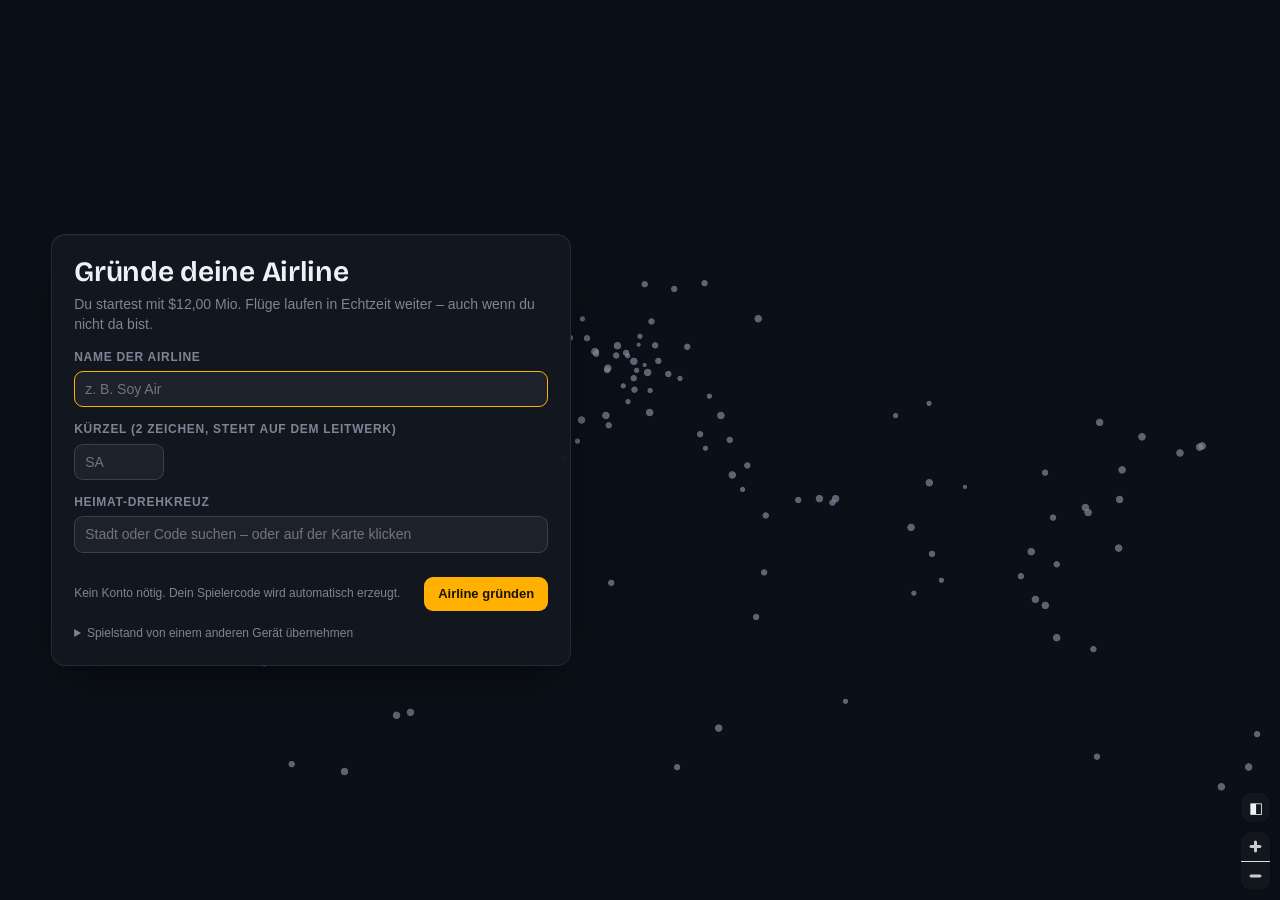
<file: games/airline-manager/index.html>
<!doctype html>
<html lang="de">
<head>
<meta charset="utf-8">
<meta name="viewport" content="width=device-width, initial-scale=1, viewport-fit=cover">
<title>Airline Manager · Soy &amp; Soul</title>
<meta name="description" content="Gründe deine eigene Airline: Airbus- und Boeing-Flotte, Routen in Echtzeit, Wartung, Kerosinmarkt und eine Börse mit allen Spieler-Airlines.">
<meta name="theme-color" content="#0d1016">
<link rel="icon" href="data:image/svg+xml,%3Csvg xmlns='http://www.w3.org/2000/svg' viewBox='0 0 24 24'%3E%3Cpath fill='%23ffb000' d='M10.5 3.5c0-.8.7-1.5 1.5-1.5s1.5.7 1.5 1.5V9l7 4v2l-7-2v4.5l2 1.5v1.5L12 20l-3.5 1v-1.5l2-1.5V13l-7 2v-2l7-4z'/%3E%3C/svg%3E">
<link rel="stylesheet" href="lib/maplibre-gl.css">
<link rel="preconnect" href="https://tiles.openfreemap.org">
<link rel="stylesheet" href="css/base.css">
<link rel="stylesheet" href="css/layout.css">
<link rel="stylesheet" href="css/panels.css">
<link rel="stylesheet" href="css/apps.css">
</head>
<body>
<div id="map" aria-label="Weltkarte mit Flughäfen und Flugzeugen"></div>
<div id="panels"></div>
<header id="hud" class="hud"></header>
<aside id="flightcard" class="flightcard glass" hidden></aside>
<div id="windows"></div>
<div id="toasts" aria-live="polite"></div>
<noscript><p style="padding:20px">Dieses Spiel braucht JavaScript.</p></noscript>
<script type="module" src="js/main.js"></script>
</body>
</html>
</file>
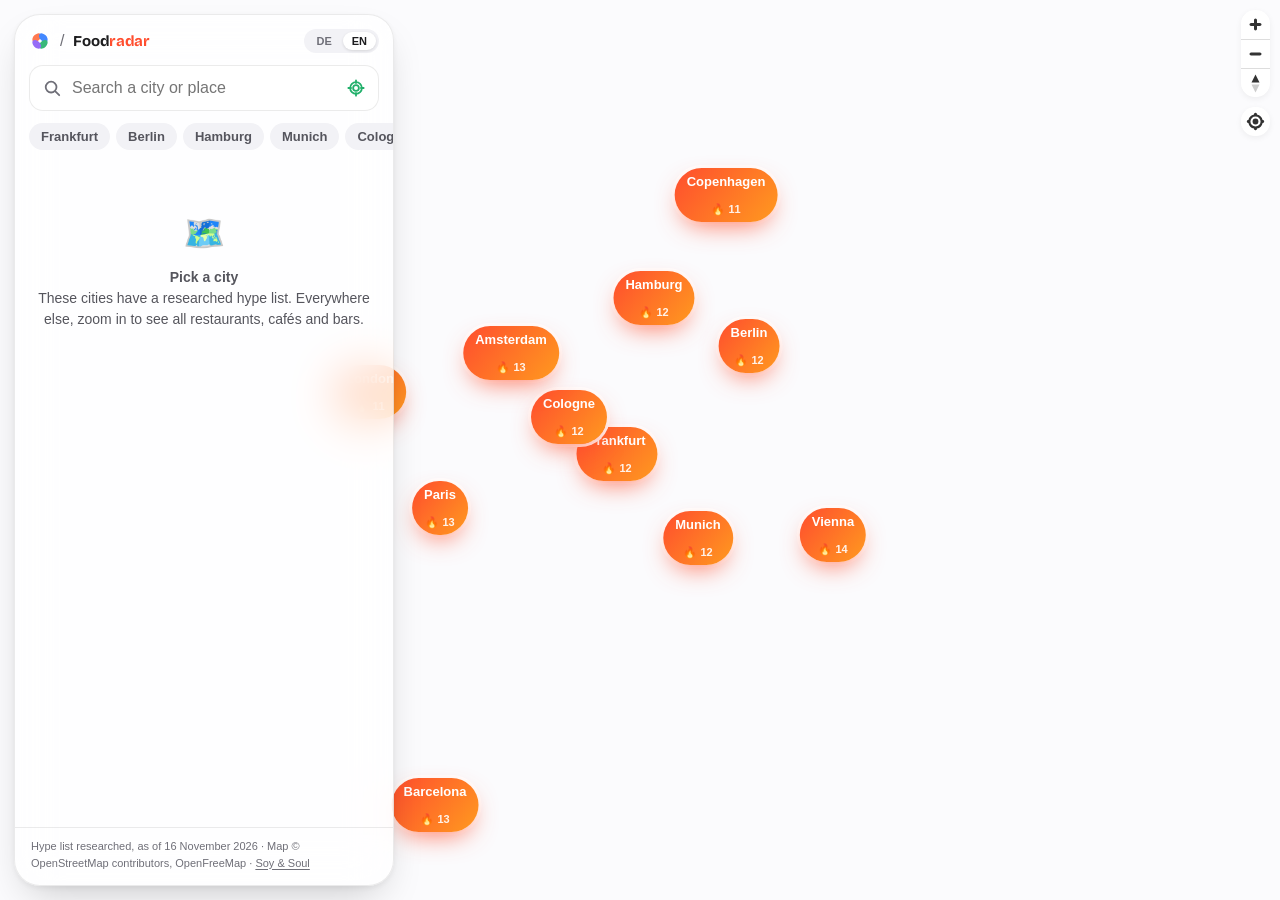
<file: lifestyle/foodradar/index.html>
<!doctype html>
<html lang="de">
<head>
<meta charset="utf-8">
<meta name="viewport" content="width=device-width, initial-scale=1, viewport-fit=cover">
<title>Foodradar · Soy &amp; Soul</title>
<meta name="description" content="Die angesagtesten Restaurants, Cafés und Bars deiner Stadt auf einer Karte – mit Kategorien, Öffnungszeiten und den Videos, aus denen der Hype kommt.">
<link rel="icon" href="data:image/svg+xml,%3Csvg xmlns='http://www.w3.org/2000/svg' viewBox='0 0 40 40'%3E%3Cg transform='translate(20 20)'%3E%3Cellipse rx='9.5' ry='6' transform='rotate(-45) translate(0 -8.5)' fill='%23ff6a3d'/%3E%3Cellipse rx='9.5' ry='6' transform='rotate(45) translate(0 -8.5)' fill='%232f7bff'/%3E%3Cellipse rx='9.5' ry='6' transform='rotate(135) translate(0 -8.5)' fill='%2334c27a'/%3E%3Cellipse rx='9.5' ry='6' transform='rotate(225) translate(0 -8.5)' fill='%238b5cf6'/%3E%3C/g%3E%3C/svg%3E">
<link rel="stylesheet" href="lib/maplibre-gl.css">
<style>
@font-face { font-family: "Bricolage"; src: url("../../assets/fonts/bricolage-latin.woff2") format("woff2"); font-weight: 200 800; font-display: swap; unicode-range: U+0000-00FF, U+0131, U+0152-0153, U+02BB-02BC, U+02C6, U+02DA, U+02DC, U+0304, U+0308, U+0329, U+2000-206F, U+20AC, U+2122, U+2191, U+2193, U+2212, U+2215, U+FEFF, U+FFFD; }
@font-face { font-family: "Bricolage"; src: url("../../assets/fonts/bricolage-latin-ext.woff2") format("woff2"); font-weight: 200 800; font-display: swap; unicode-range: U+0100-02BA, U+02BD-02C5, U+02C7-02CC, U+02CE-02D7, U+02DD-02FF, U+1E00-1E9F, U+1EF2-1EFF, U+2020, U+20A0-20AB, U+20AD-20C0; }
:root {
  --bg: #fbfbfd; --bg2: #f2f2f6; --card: #ffffff; --ink: #1d1d1f; --ink2: #55555d; --ink3: #6f6f78;
  --line: rgba(0,0,0,.08); --glass: rgba(255,255,255,.78); --shadow: 0 2px 6px rgba(0,0,0,.06), 0 18px 40px -14px rgba(0,0,0,.22);
  --c: #22b06b; --hot: #ff4d2e; --hot2: #ff9a1f; --games: #ff6a3d; --tools: #2f7bff; --life: #22b06b; --org: #8b5cf6;
  --font: -apple-system, BlinkMacSystemFont, "SF Pro Display", "Segoe UI Variable", "Segoe UI", Roboto, "Helvetica Neue", Arial, sans-serif;
  --pw: 380px;
}
@media (prefers-color-scheme: dark) {
  :root:not([data-theme="light"]) { --bg: #0b0b0d; --bg2: #232328; --card: #18181b; --ink: #f5f5f7; --ink2: #b0b0b8; --ink3: #8e8e97; --line: rgba(255,255,255,.1); --glass: rgba(24,24,27,.8); --shadow: 0 2px 6px rgba(0,0,0,.4), 0 18px 40px -14px rgba(0,0,0,.7); }
}
:root[data-theme="dark"] { --bg: #0b0b0d; --bg2: #232328; --card: #18181b; --ink: #f5f5f7; --ink2: #b0b0b8; --ink3: #8e8e97; --line: rgba(255,255,255,.1); --glass: rgba(24,24,27,.8); --shadow: 0 2px 6px rgba(0,0,0,.4), 0 18px 40px -14px rgba(0,0,0,.7); }
* { box-sizing: border-box; margin: 0; padding: 0; }
::selection { background: color-mix(in srgb, var(--games) 28%, transparent); }
:focus-visible { outline: 2px solid var(--c); outline-offset: 3px; border-radius: 6px; }
h1, h2, .logo, .brand h1 { font-family: "Bricolage", var(--font); }
html, body { height: 100%; }
body { background: var(--bg); color: var(--ink); font-family: var(--font); -webkit-font-smoothing: antialiased; overflow: hidden; }
a { color: inherit; text-decoration: none; }
button, input { font: inherit; color: inherit; }
button { background: none; border: 0; cursor: pointer; }
[hidden] { display: none !important; }
#map { position: fixed; inset: 0; }
.glass { background: var(--glass); backdrop-filter: saturate(180%) blur(22px); -webkit-backdrop-filter: saturate(180%) blur(22px); border: 1px solid var(--line); box-shadow: var(--shadow); }

/* ---------- Seitenleiste ---------- */
.side { position: fixed; z-index: 5; top: 14px; left: 14px; bottom: 14px; width: var(--pw); border-radius: 26px; display: flex; flex-direction: column; overflow: hidden; transition: transform .45s cubic-bezier(.2,.8,.2,1); }
.top { padding: 14px 14px 10px; display: grid; gap: 12px; }
.brand { display: flex; align-items: center; gap: 9px; }
.brand a.logo { display: flex; align-items: center; gap: 8px; font-weight: 650; font-size: 15px; letter-spacing: -.02em; color: var(--ink2); }
.brand a.logo svg { width: 22px; height: 22px; transition: transform .7s cubic-bezier(.34,1.56,.64,1); }
.brand a.logo:hover svg { transform: rotate(90deg); }
.brand .sep { color: var(--ink3); }
.brand h1 { font-size: 15px; font-weight: 700; letter-spacing: -.02em; }
.brand h1 i { font-style: normal; color: var(--hot); }
.tog { display: flex; gap: 2px; background: var(--bg2); border-radius: 99px; padding: 3px; margin-left: auto; }
.tog button { font-size: 11px; font-weight: 600; padding: 3px 9px; border-radius: 99px; color: var(--ink3); }
.tog button[aria-pressed="true"] { background: var(--card); color: var(--ink); box-shadow: 0 1px 3px rgba(0,0,0,.12); }
.search { position: relative; }
.search input { width: 100%; height: 46px; border-radius: 14px; border: 1px solid var(--line); background: var(--card); padding: 0 44px 0 42px; font-size: 16px; outline: none; transition: box-shadow .2s, border-color .2s; }
.search input:focus { border-color: color-mix(in srgb, var(--c) 60%, transparent); box-shadow: 0 0 0 4px color-mix(in srgb, var(--c) 18%, transparent); }
.search > svg { position: absolute; left: 14px; top: 14px; width: 18px; height: 18px; color: var(--ink3); }
.search .loc { position: absolute; right: 6px; top: 6px; width: 34px; height: 34px; border-radius: 10px; display: grid; place-items: center; color: var(--c); }
.search .loc:hover { background: var(--bg2); }
.search .loc svg { width: 18px; height: 18px; }
.sugg { position: absolute; left: 0; right: 0; top: 52px; background: var(--card); border: 1px solid var(--line); border-radius: 14px; box-shadow: var(--shadow); overflow: hidden; z-index: 3; }
.sugg button { display: block; width: 100%; text-align: left; padding: 11px 14px; font-size: 14px; border-bottom: 1px solid var(--line); }
.sugg button:last-child { border-bottom: 0; }
.sugg button:hover, .sugg button:focus { background: var(--bg2); outline: none; }
.sugg small { display: block; color: var(--ink3); font-size: 12px; margin-top: 1px; }
.cities { display: flex; gap: 6px; overflow-x: auto; scrollbar-width: none; margin: 0 -14px; padding: 0 14px; }
.cities::-webkit-scrollbar { display: none; }
.cities button { flex: none; font-size: 13px; font-weight: 550; padding: 6px 12px; border-radius: 99px; background: var(--bg2); color: var(--ink2); transition: background .2s, color .2s; white-space: nowrap; }
.cities button[aria-pressed="true"] { background: var(--ink); color: var(--bg); }
.chips { display: flex; gap: 6px; overflow-x: auto; scrollbar-width: none; margin: 0 -14px; padding: 2px 14px 4px; }
.chips::-webkit-scrollbar { display: none; }
.chip { flex: none; display: inline-flex; align-items: center; gap: 5px; font-size: 13px; font-weight: 550; padding: 6px 11px; border-radius: 99px; border: 1px solid var(--line); background: var(--card); white-space: nowrap; transition: all .2s; }
.chip[aria-pressed="true"] { background: color-mix(in srgb, var(--c) 14%, var(--card)); border-color: color-mix(in srgb, var(--c) 55%, transparent); color: var(--ink); }
.chip.hot[aria-pressed="true"] { background: linear-gradient(120deg, var(--hot), var(--hot2)); border-color: transparent; color: #fff; }
.chip b { font-weight: 600; color: var(--ink3); font-size: 11px; }
.chip[aria-pressed="true"] b { color: inherit; opacity: .75; }

.list { flex: 1; overflow-y: auto; padding: 4px 10px 14px; scrollbar-width: thin; }
.lh { display: flex; justify-content: space-between; align-items: baseline; padding: 10px 6px 8px; }
.lh h2 { font-size: 20px; font-weight: 700; letter-spacing: -.03em; }
.lh span { font-size: 12px; color: var(--ink3); }
.item { display: grid; grid-template-columns: 52px 1fr; gap: 12px; align-items: center; width: 100%; text-align: left; padding: 9px 8px; border-radius: 16px; transition: background .2s; animation: up .5s cubic-bezier(.2,.8,.2,1) both; animation-delay: var(--d, 0s); }
@keyframes up { from { opacity: 0; transform: translateY(12px); } }
.item:hover, .item.on { background: color-mix(in srgb, var(--card) 70%, var(--bg2)); }
.item .ic { width: 52px; height: 52px; border-radius: 14px; display: grid; place-items: center; font-size: 25px; background: linear-gradient(140deg, color-mix(in srgb, var(--hot2) 22%, var(--card)), color-mix(in srgb, var(--hot) 22%, var(--card))); position: relative; overflow: hidden; }
.item .ic img { position: absolute; inset: 0; width: 100%; height: 100%; object-fit: cover; }
.item b { display: block; font-size: 15px; font-weight: 620; letter-spacing: -.015em; }
.item .tg { font-size: 12px; color: var(--ink3); margin-top: 1px; }
.item .why { font-size: 13px; color: var(--ink2); margin-top: 3px; display: -webkit-box; -webkit-line-clamp: 2; -webkit-box-orient: vertical; overflow: hidden; line-height: 1.35; }
.item.miss { opacity: .62; }
.item.miss .ic { filter: grayscale(.6); }
.empty { padding: 26px 10px; text-align: center; color: var(--ink2); font-size: 14px; line-height: 1.5; }
.empty .big { font-size: 34px; display: block; margin-bottom: 8px; }
.foot { padding: 10px 16px 14px; font-size: 11px; color: var(--ink3); border-top: 1px solid var(--line); line-height: 1.5; }
.foot a { text-decoration: underline; text-underline-offset: 2px; }
.status { position: fixed; z-index: 6; left: calc(var(--pw) + 28px); top: 18px; font-size: 13px; font-weight: 550; padding: 8px 14px; border-radius: 99px; display: flex; align-items: center; gap: 8px; transition: opacity .3s; }
.status i { width: 14px; height: 14px; border-radius: 50%; border: 2px solid var(--c); border-top-color: transparent; animation: spin .8s linear infinite; }
@keyframes spin { to { transform: rotate(360deg); } }
.zoomhint { position: fixed; z-index: 4; left: calc(50% + var(--pw) / 2); bottom: 30px; transform: translateX(-50%); font-size: 13px; font-weight: 550; padding: 9px 16px; border-radius: 99px; white-space: nowrap; }

/* ---------- Detailkarte ---------- */
.detail { position: fixed; z-index: 7; top: 14px; right: 14px; width: 380px; max-height: calc(100% - 28px); border-radius: 26px; overflow: hidden; display: flex; flex-direction: column; animation: din .45s cubic-bezier(.2,.8,.2,1); background: var(--card); }
@keyframes din { from { opacity: 0; transform: translateX(30px) scale(.98); } }
.hero { position: relative; height: 210px; flex: none; display: grid; place-items: center; overflow: hidden; }
.hero .ph { position: absolute; inset: 0; display: grid; place-items: center; font-size: 72px; }
.hero img { position: absolute; inset: 0; width: 100%; height: 100%; object-fit: cover; }
.hero .x { position: absolute; top: 12px; right: 12px; width: 34px; height: 34px; border-radius: 50%; background: rgba(0,0,0,.45); color: #fff; display: grid; place-items: center; backdrop-filter: blur(8px); z-index: 2; }
.hero .x svg { width: 14px; height: 14px; }
.hero .badge { position: absolute; left: 14px; bottom: 14px; z-index: 2; display: inline-flex; gap: 6px; align-items: center; font-size: 12px; font-weight: 700; color: #fff; padding: 5px 11px; border-radius: 99px; background: linear-gradient(120deg, var(--hot), var(--hot2)); box-shadow: 0 6px 18px -6px var(--hot); }
.hero .cred { position: absolute; right: 10px; bottom: 8px; z-index: 2; font-size: 10px; color: rgba(255,255,255,.85); text-shadow: 0 1px 2px rgba(0,0,0,.6); }
.dbody { padding: 18px 20px 22px; overflow-y: auto; display: grid; gap: 16px; }
.dbody h2 { font-size: 26px; font-weight: 700; letter-spacing: -.035em; line-height: 1.1; }
.tags { display: flex; flex-wrap: wrap; gap: 6px; margin-top: 8px; }
.tags span { font-size: 12px; font-weight: 600; color: var(--c); background: color-mix(in srgb, var(--c) 12%, transparent); padding: 3px 9px; border-radius: 99px; }
.why2 { font-size: 15px; line-height: 1.5; color: var(--ink); padding: 13px 15px; border-radius: 16px; background: linear-gradient(135deg, color-mix(in srgb, var(--hot2) 10%, var(--card)), color-mix(in srgb, var(--hot) 8%, var(--card))); }
.why2 b { display: block; font-size: 12px; font-weight: 700; color: var(--hot); margin-bottom: 3px; letter-spacing: .02em; text-transform: uppercase; }
.sec h3 { font-size: 12px; font-weight: 700; color: var(--ink3); text-transform: uppercase; letter-spacing: .04em; margin-bottom: 8px; }
.open { display: inline-flex; align-items: center; gap: 6px; font-size: 14px; font-weight: 650; }
.open i { width: 8px; height: 8px; border-radius: 50%; }
.open.y { color: #1f9d55; } .open.y i { background: #1f9d55; box-shadow: 0 0 0 4px rgba(31,157,85,.18); }
.open.n { color: #d9363e; } .open.n i { background: #d9363e; }
.hours { margin-top: 8px; display: grid; grid-template-columns: auto 1fr; gap: 3px 14px; font-size: 13px; color: var(--ink2); font-variant-numeric: tabular-nums; }
.hours .today { color: var(--ink); font-weight: 650; }
.raw { font-size: 13px; color: var(--ink2); margin-top: 6px; }
.addr { font-size: 14px; color: var(--ink2); }
.acts { display: flex; gap: 8px; flex-wrap: wrap; }
.btn { display: inline-flex; align-items: center; gap: 7px; font-size: 14px; font-weight: 600; padding: 10px 15px; border-radius: 99px; background: var(--bg2); transition: transform .15s, background .2s; }
.btn:hover { transform: translateY(-1px); background: color-mix(in srgb, var(--c) 14%, var(--bg2)); }
.btn.pri { background: var(--ink); color: var(--bg); }
.btn svg { width: 15px; height: 15px; }
.srcs { display: grid; gap: 6px; }
.src { display: grid; grid-template-columns: 30px 1fr auto; gap: 10px; align-items: center; padding: 9px 11px; border-radius: 14px; border: 1px solid var(--line); font-size: 13px; transition: background .2s; }
.src:hover { background: var(--bg2); }
.src .pf { width: 30px; height: 30px; border-radius: 9px; display: grid; place-items: center; color: #fff; font-size: 12px; font-weight: 800; }
.src .pf.tiktok { background: #111; } .src .pf.youtube { background: #ff0033; } .src .pf.instagram { background: linear-gradient(45deg, #f9ce34, #ee2a7b, #6228d7); } .src .pf.article { background: var(--ink2); }
.src span { line-height: 1.3; }
.src small { display: block; color: var(--ink3); font-size: 11px; }
.src svg { width: 14px; height: 14px; color: var(--ink3); }
.note { font-size: 11px; color: var(--ink3); line-height: 1.5; }

/* ---------- Hype-Marker ---------- */
.hm { cursor: pointer; }
.hm .pin { position: relative; display: flex; align-items: center; gap: 0; height: 38px; padding: 0 9px; border-radius: 99px; background: linear-gradient(130deg, var(--hot), var(--hot2)); color: #fff; font-weight: 650; font-size: 13px; box-shadow: 0 8px 22px -8px rgba(255,77,46,.9), 0 0 0 2.5px #fff; transition: transform .3s cubic-bezier(.34,1.56,.64,1), gap .3s; white-space: nowrap; }
.hm .pin .em { font-size: 19px; line-height: 1; }
.hm .pin .nm { max-width: 0; overflow: hidden; transition: max-width .4s cubic-bezier(.2,.8,.2,1), margin .3s; }
.hm::after { content: ""; position: absolute; left: 50%; top: 50%; width: 38px; height: 38px; margin: -19px 0 0 -19px; border-radius: 50%; background: var(--hot); opacity: 0; animation: ring 2.6s ease-out infinite; animation-delay: var(--d, 0s); z-index: -1; pointer-events: none; }
@keyframes ring { 0% { transform: scale(.8); opacity: .55; } 100% { transform: scale(2.4); opacity: 0; } }
.labels .hm .pin .nm, .hm:hover .pin .nm, .hm.on .pin .nm { max-width: 180px; margin-left: 6px; }
.hm:hover .pin, .hm.on .pin { transform: scale(1.12); }
.hm.on { z-index: 3; }
.hm.dim { opacity: .18; pointer-events: none; }
.hm.pop .pin { animation: pop .55s cubic-bezier(.34,1.56,.64,1) both; animation-delay: var(--d, 0s); }
@keyframes pop { from { transform: scale(0); opacity: 0; } }

.cm { cursor: pointer; display: grid; place-items: center; min-width: 54px; height: 54px; padding: 0 12px; border-radius: 99px; background: linear-gradient(130deg, var(--hot), var(--hot2)); color: #fff; font-weight: 700; font-size: 13px; box-shadow: 0 10px 26px -8px rgba(255,77,46,.8), 0 0 0 3px #fff; transition: transform .3s cubic-bezier(.34,1.56,.64,1); line-height: 1.1; text-align: center; }
.cm small { display: block; font-size: 11px; font-weight: 600; opacity: .9; }
.cm:hover { transform: scale(1.08); }

.maplibregl-ctrl-group { border-radius: 14px !important; overflow: hidden; box-shadow: var(--shadow) !important; }
.maplibregl-ctrl-attrib { font-size: 10px; }

/* ---------- Mobil ---------- */
@media (max-width: 760px) {
  :root { --pw: 0px; }
  .side { top: auto; left: 0; right: 0; bottom: 0; width: auto; height: 46vh; border-radius: 24px 24px 0 0; border-bottom: 0; padding-bottom: env(safe-area-inset-bottom); }
  .side.min { height: 170px; }
  .grab { display: block !important; width: 40px; height: 5px; border-radius: 3px; background: var(--ink3); opacity: .45; margin: 8px auto -4px; }
  .status { left: 50%; transform: translateX(-50%); top: 12px; }
  .zoomhint { left: 50%; bottom: auto; top: 56px; }
  .detail { top: auto; left: 0; right: 0; bottom: 0; width: auto; max-height: 82vh; border-radius: 24px 24px 0 0; animation-name: dup; }
  @keyframes dup { from { transform: translateY(40px); opacity: 0; } }
  .hero { height: 170px; }
  .maplibregl-ctrl-top-right { top: 0; }
}
@media (prefers-reduced-motion: reduce) { *, *::before, *::after { animation: none !important; transition: none !important; } }
</style>
</head>
<body>
<div id="map" aria-label="Karte"></div>

<aside class="side glass" id="side">
  <span class="grab" hidden id="grab"></span>
  <div class="top">
    <div class="brand">
      <a class="logo" href="../../#lifestyle" aria-label="Soy &amp; Soul">
        <svg viewBox="0 0 40 40" aria-hidden="true"><g transform="translate(20 20)" opacity=".9">
          <ellipse rx="9.5" ry="6" transform="rotate(-45) translate(0 -8.5)" fill="var(--games)"/><ellipse rx="9.5" ry="6" transform="rotate(45) translate(0 -8.5)" fill="var(--tools)"/>
          <ellipse rx="9.5" ry="6" transform="rotate(135) translate(0 -8.5)" fill="var(--life)"/><ellipse rx="9.5" ry="6" transform="rotate(225) translate(0 -8.5)" fill="var(--org)"/></g></svg>
      </a>
      <span class="sep">/</span>
      <h1>Food<i>radar</i></h1>
      <div class="tog" role="group" aria-label="Sprache"><button data-lang="de" aria-pressed="true">DE</button><button data-lang="en" aria-pressed="false">EN</button></div>
    </div>
    <form class="search" id="sform" autocomplete="off">
      <svg viewBox="0 0 20 20" fill="none" stroke="currentColor" stroke-width="2" stroke-linecap="round"><circle cx="9" cy="9" r="6"/><path d="m14 14 4 4"/></svg>
      <input id="q" type="search" enterkeyhint="search">
      <button type="button" class="loc" id="locate" aria-label="Standort"><svg viewBox="0 0 20 20" fill="none" stroke="currentColor" stroke-width="2" stroke-linecap="round"><circle cx="10" cy="10" r="3.2"/><path d="M10 1.5v3M10 15.5v3M1.5 10h3M15.5 10h3"/><circle cx="10" cy="10" r="6.5"/></svg></button>
      <div class="sugg" id="sugg" hidden></div>
    </form>
    <div class="cities" id="cities"></div>
    <div class="chips" id="chips"></div>
  </div>
  <div class="list" id="list"></div>
  <div class="foot" id="foot"></div>
</aside>

<div class="status glass" id="status" hidden><i></i><span id="statusT"></span></div>
<div class="zoomhint glass" id="zoomhint" hidden></div>
<article class="detail glass" id="detail" hidden></article>

<script type="module">
import { Map as MLMap, Marker, NavigationControl, GeolocateControl, AttributionControl } from "./lib/maplibre-gl.mjs";

/* ================= Einstellungen ================= */
const STYLE = "https://tiles.openfreemap.org/styles/liberty";   // farbige OSM-Karte: Parks grün, Wasser blau, Gebäude in 3D
const TILE_FOOD = ["restaurant", "fast_food", "cafe", "bar", "beer", "ice_cream", "bakery"];
const OVERPASS = ["https://overpass-api.de/api/interpreter", "https://overpass.private.coffee/api/interpreter", "https://maps.mail.ru/osm/tools/overpass/api/interpreter"];
const NOMINATIM = "https://nominatim.openstreetmap.org/search";
const MIN_ZOOM_SPOTS = 14.3;      // ab hier werden alle Lokale im Ausschnitt geladen
const FOOD = "restaurant|cafe|bar|pub|fast_food|ice_cream|biergarten|food_court|marketplace|bakery|pastry|confectionery|deli";

/* ================= Texte ================= */
const T = {
  search: { de: "Stadt oder Ort suchen", en: "Search a city or place" },
  hot: { de: "Angesagt", en: "Trending" }, all: { de: "Alle", en: "All" },
  hotIn: { de: "Angesagt in {c}", en: "Trending in {c}" },
  spots: { de: "{n} Hype-Spots", en: "{n} hype spots" },
  pick: { de: "Wähle eine Stadt", en: "Pick a city" },
  pickP: { de: "Für diese Städte gibt es eine recherchierte Hype-Liste. Überall sonst siehst du beim Hineinzoomen alle Restaurants, Cafés und Bars.", en: "These cities have a researched hype list. Everywhere else, zoom in to see all restaurants, cafés and bars." },
  noHype: { de: "Für diese Gegend gibt es noch keine Hype-Liste. Zoom hinein, um alle Lokale mit Kategorien und Öffnungszeiten zu sehen.", en: "There's no hype list for this area yet. Zoom in to see every place with categories and opening hours." },
  nearby: { de: "In der Nähe", en: "Nearby" },
  nearbyN: { de: "{n} Lokale im Ausschnitt", en: "{n} places in view" },
  zoomIn: { de: "Hineinzoomen, um alle Lokale zu sehen", en: "Zoom in to see every place" },
  loadingHype: { de: "Hype-Spots werden gesucht …", en: "Finding hype spots …" },
  loadingSpots: { de: "Lokale werden geladen …", en: "Loading places …" },
  errSpots: { de: "Lokale konnten gerade nicht geladen werden", en: "Places couldn't be loaded right now" },
  notFound: { de: "Nicht auf der Karte gefunden", en: "Not found on the map" },
  nothing: { de: "Nichts gefunden", en: "Nothing found" },
  whyH: { de: "Darum ist es angesagt", en: "Why it's trending" },
  hours: { de: "Öffnungszeiten", en: "Opening hours" },
  openNow: { de: "Jetzt geöffnet", en: "Open now" }, closedNow: { de: "Jetzt geschlossen", en: "Closed now" },
  until: { de: " · bis {t}", en: " · until {t}" }, opens: { de: " · öffnet {d} {t}", en: " · opens {d} {t}" },
  closed: { de: "geschlossen", en: "closed" }, noHours: { de: "Keine Öffnungszeiten hinterlegt", en: "No opening hours listed" },
  srcH: { de: "Quellen des Hypes", en: "Where the hype comes from" },
  linksH: { de: "Mehr", en: "More" },
  route: { de: "Route", en: "Directions" }, photos: { de: "Fotos & Bewertungen", en: "Photos & reviews" }, web: { de: "Website", en: "Website" },
  hypeBadge: { de: "🔥 Angesagt", en: "🔥 Trending" },
  photo: { de: "Foto", en: "Photo" },
  checkNote: { de: "Öffnungszeiten aus OpenStreetMap, können veraltet sein.", en: "Opening hours from OpenStreetMap, may be out of date." },
  foot: { de: "Hype-Liste recherchiert, Stand {d} · Karte © OpenStreetMap-Mitwirkende, OpenFreeMap · <a href=\"../../#lifestyle\">Soy & Soul</a>", en: "Hype list researched, as of {d} · Map © OpenStreetMap contributors, OpenFreeMap · <a href=\"../../#lifestyle\">Soy & Soul</a>" },
  days: { de: ["Mo", "Di", "Mi", "Do", "Fr", "Sa", "So"], en: ["Mon", "Tue", "Wed", "Thu", "Fri", "Sat", "Sun"] },
  today: { de: "heute", en: "today" }, tomorrow: { de: "morgen", en: "tomorrow" },
  typ: { tiktok: "TikTok", youtube: "YouTube", instagram: "Instagram", article: { de: "Artikel", en: "Article" } }
};
// Kategorien: Schlüssel -> Emoji und Name
const TAGS = {
  burger: ["🍔", "Burger", "Burger"], chicken: ["🍗", "Chicken", "Chicken"], kebab: ["🥙", "Kebab", "Kebab"], pizza: ["🍕", "Pizza", "Pizza"],
  japanisch: ["🍣", "Japanisch", "Japanese"], chinesisch: ["🥟", "Chinesisch", "Chinese"], koreanisch: ["🥢", "Koreanisch", "Korean"], thai: ["🌶️", "Thai", "Thai"],
  vietnamesisch: ["🍜", "Vietnamesisch", "Vietnamese"], indisch: ["🍛", "Indisch", "Indian"], mexikanisch: ["🌮", "Mexikanisch", "Mexican"],
  italienisch: ["🍝", "Italienisch", "Italian"], franzoesisch: ["🥖", "Französisch", "French"], spanisch: ["🥘", "Spanisch", "Spanish"], tapas: ["🫒", "Tapas", "Tapas"],
  griechisch: ["🫒", "Griechisch", "Greek"], tuerkisch: ["🧿", "Türkisch", "Turkish"], arabisch: ["🧆", "Arabisch", "Middle Eastern"], amerikanisch: ["🌭", "Amerikanisch", "American"],
  deutsch: ["🥨", "Deutsch", "German"], oesterreichisch: ["🥨", "Österreichisch", "Austrian"], balkan: ["🍖", "Balkan", "Balkan"], hausmannskost: ["🍲", "Hausmannskost", "Comfort food"],
  nudeln: ["🍜", "Nudeln", "Noodles"], bagel: ["🥯", "Bagel", "Bagel"], sandwich: ["🥪", "Sandwich", "Sandwich"], falafel: ["🧆", "Falafel", "Falafel"], pommes: ["🍟", "Pommes", "Fries"],
  fisch: ["🐟", "Fisch", "Seafood"], bowl: ["🥗", "Bowls", "Bowls"], vegan: ["🌱", "Vegan", "Vegan"], streetfood: ["🌯", "Streetfood", "Street food"],
  baeckerei: ["🥐", "Bäckerei", "Bakery"], suess: ["🍰", "Süß", "Sweet"], eis: ["🍨", "Eis", "Ice cream"], cafe: ["☕", "Café", "Café"], brunch: ["🍳", "Brunch", "Brunch"],
  bar: ["🍸", "Bar", "Bar"], cocktails: ["🍹", "Cocktails", "Cocktails"], wein: ["🍷", "Wein", "Wine"], bier: ["🍺", "Bier", "Beer"],
  finedining: ["✨", "Fine Dining", "Fine dining"], markt: ["🛍️", "Markt", "Market"], restaurant: ["🍽️", "Restaurant", "Restaurant"]
};
// OSM-Küchen -> Kategorien
const CUISINE = {
  burger: "burger", pizza: "pizza", sushi: "japanisch", japanese: "japanisch", ramen: "japanisch", udon: "japanisch", chinese: "chinesisch", dumpling: "chinesisch", dim_sum: "chinesisch",
  korean: "koreanisch", thai: "thai", vietnamese: "vietnamesisch", pho: "vietnamesisch", indian: "indisch", curry: "indisch", mexican: "mexikanisch", tacos: "mexikanisch", burrito: "mexikanisch",
  italian: "italienisch", pasta: "italienisch", french: "franzoesisch", crepe: "franzoesisch", spanish: "spanisch", tapas: "tapas", greek: "griechisch", turkish: "tuerkisch",
  lebanese: "arabisch", arab: "arabisch", syrian: "arabisch", persian: "arabisch", american: "amerikanisch", hot_dog: "amerikanisch", german: "deutsch", regional: "deutsch",
  austrian: "oesterreichisch", balkan: "balkan", kebab: "kebab", doner: "kebab", chicken: "chicken", fried_chicken: "chicken", noodle: "nudeln", bagel: "bagel",
  sandwich: "sandwich", falafel: "falafel", fries: "pommes", seafood: "fisch", fish: "fisch", fish_and_chips: "fisch", salad: "bowl", bowl: "bowl", poke: "bowl",
  breakfast: "brunch", brunch: "brunch", cake: "suess", donut: "suess", dessert: "suess", ice_cream: "eis", coffee_shop: "cafe", wine: "wein", beer: "bier"
};
let L = "de";
try { const s = localStorage.getItem("ss-lang"); L = s === "en" || s === "de" ? s : ((navigator.language || "de").slice(0, 2) === "de" ? "de" : "en"); const th = localStorage.getItem("ss-theme"); if (th === "light" || th === "dark") document.documentElement.setAttribute("data-theme", th); } catch (e) {}
const t = (k, v) => { let s = T[k][L] ?? T[k]; if (v) for (const x in v) s = s.replace("{" + x + "}", v[x]); return s; };
const tagName = k => TAGS[k] ? TAGS[k][L === "de" ? 1 : 2] : k;
const tagEm = k => TAGS[k] ? TAGS[k][0] : "🍽️";
const $ = id => document.getElementById(id);
const esc = s => String(s ?? "").replace(/[&<>"']/g, c => ({ "&": "&amp;", "<": "&lt;", ">": "&gt;", '"': "&quot;", "'": "&#39;" }[c]));
const norm = s => String(s || "").normalize("NFD").replace(/[̀-ͯ]/g, "").toLowerCase().replace(/ß/g, "ss").replace(/[^a-z0-9]/g, "");
const dark = () => { const a = document.documentElement.getAttribute("data-theme"); return a ? a === "dark" : matchMedia("(prefers-color-scheme: dark)").matches; };

/* ================= Zustand ================= */
const S = { hype: null, city: null, filter: null, onlyHype: false, spots: [], sel: null, cityRes: {}, markers: [], cityMarkers: [] };

/* ================= Karte ================= */
const map = new MLMap({
  container: "map", style: STYLE,
  center: [9.5, 50.2], zoom: 4.3, attributionControl: false, maxPitch: 60
});
window.__map = map;
map.addControl(new AttributionControl({ compact: true }), "bottom-right");
map.addControl(new NavigationControl({ showCompass: true, visualizePitch: true }), "top-right");
const geo = new GeolocateControl({ positionOptions: { enableHighAccuracy: true }, trackUserLocation: false, showUserLocation: true });
map.addControl(geo, "top-right");
$("locate").onclick = () => geo.trigger();

let layerEvents = false;
function addSpotLayers() {
  if (map.getSource("spots")) return;
  map.addSource("spots", { type: "geojson", data: fc(S.spots) });
  // Lokale direkt aus den Kartenkacheln: erscheinen sofort, ohne auf Overpass zu warten
  const vec = Object.keys(map.getStyle().sources).find(k => map.getStyle().sources[k].type === "vector");
  if (vec) {
    const isFood = ["match", ["get", "class"], TILE_FOOD, true, false];
    // Essens-Symbole der Grundkarte ausblenden, damit nichts doppelt erscheint
    for (const l of map.getStyle().layers) if (l["source-layer"] === "poi" && /^poi_z/.test(l.id)) map.setFilter(l.id, ["all", l.filter || true, ["!", isFood]]);
    map.addLayer({ id: "tilefood", type: "circle", source: vec, "source-layer": "poi", minzoom: 14, filter: isFood, paint: {
      "circle-radius": ["interpolate", ["linear"], ["zoom"], 14, 4, 18, 8.5],
      "circle-color": ["match", ["get", "class"], "cafe", "#a2672f", ["bar", "beer"], "#8b5cf6", ["ice_cream", "bakery"], "#ec4899", "fast_food", "#f59e0b", "#22b06b"],
      "circle-stroke-width": 1.5, "circle-stroke-color": "#ffffff" } });
    map.addLayer({ id: "tilefood-label", type: "symbol", source: vec, "source-layer": "poi", minzoom: 16.2, filter: isFood, layout: {
      "text-field": ["coalesce", ["get", "name:" + L], ["get", "name"]], "text-size": 11.5, "text-offset": [0, 1.15], "text-anchor": "top", "text-max-width": 9,
      "text-font": ["Noto Sans Regular"], "text-optional": true },
      paint: { "text-color": "#3f3f46", "text-halo-color": "#ffffff", "text-halo-width": 1.4 } });
  }
  map.addLayer({ id: "spots-halo", type: "circle", source: "spots", paint: { "circle-radius": ["interpolate", ["linear"], ["zoom"], 14, 7, 18, 13], "circle-color": "#ffffff", "circle-opacity": .9 } });
  map.addLayer({ id: "spots", type: "circle", source: "spots", paint: {
    "circle-radius": ["interpolate", ["linear"], ["zoom"], 14, 4.5, 18, 9],
    "circle-color": ["match", ["get", "kind"], "cafe", "#a2672f", "bar", "#8b5cf6", "sweet", "#ec4899", "fast", "#f59e0b", "#22b06b"],
    "circle-stroke-width": 1.5, "circle-stroke-color": "#ffffff" } });
  map.addLayer({ id: "spots-label", type: "symbol", source: "spots", minzoom: 16.2, layout: {
    "text-field": ["get", "name"], "text-size": 11.5, "text-offset": [0, 1.15], "text-anchor": "top", "text-max-width": 9,
    "text-font": ["Noto Sans Regular"], "text-optional": true },
    paint: { "text-color": "#3f3f46", "text-halo-color": "#ffffff", "text-halo-width": 1.4 } });
  if (layerEvents) { applyFilter(); return; }
  layerEvents = true;
  map.on("click", "spots", e => { const f = e.features[0]; const p = S.spots.find(x => x.id === f.properties.id); if (p) openDetail(p); });
  map.on("mouseenter", "spots", () => map.getCanvas().style.cursor = "pointer");
  map.on("mouseleave", "spots", () => map.getCanvas().style.cursor = "");
  map.on("click", "tilefood", e => {
    if (map.queryRenderedFeatures(e.point, { layers: ["spots"] }).length) return;
    const f = e.features[0], pr = f.properties, [lon, lat] = f.geometry.coordinates;
    const k = { cafe: "cafe", bar: "bar", beer: "bar", ice_cream: "eis", bakery: "baeckerei", fast_food: "streetfood" }[pr.class] || "restaurant";
    openDetail({ id: "t-" + lon + lat, name: pr["name:" + L] || pr.name || "?", lat, lon, tags: [k], osm: {}, osmId: null, lookup: true });
  });
  map.on("mouseenter", "tilefood", () => map.getCanvas().style.cursor = "pointer");
  map.on("mouseleave", "tilefood", () => map.getCanvas().style.cursor = "");
  applyFilter();
}
map.on("load", () => { addSpotLayers(); if (S.hype) loadSpots(); });
map.on("style.load", () => { if (map.loaded()) addSpotLayers(); });
map.on("zoom", () => document.body.classList.toggle("labels", map.getZoom() >= 14.6));
map.on("moveend", () => { detectCity(); loadSpots(); });

/* ================= Hype-Liste laden ================= */
async function start() {
  try { S.hype = await (await fetch("data/hype.json", { cache: "no-cache" })).json(); }
  catch (e) { S.hype = { cities: [], places: [], updated: "" }; }
  renderCities(); renderFoot(); cityBubbles();
  const p = new URLSearchParams(location.search).get("stadt") || new URLSearchParams(location.search).get("city");
  let last = null; try { last = localStorage.getItem("fr-city"); } catch (e) {}
  const c = S.hype.cities.find(c => c.id === p) || (p ? null : S.hype.cities.find(c => c.id === last));
  if (c) goCity(c, true); else renderList();
}
function renderCities() {
  $("cities").innerHTML = S.hype.cities.map(c => '<button data-c="' + c.id + '" aria-pressed="' + (S.city && S.city.id === c.id) + '">' + esc(c.name[L]) + '</button>').join("");
}
$("cities").addEventListener("click", e => { const b = e.target.closest("[data-c]"); if (b) goCity(S.hype.cities.find(c => c.id === b.dataset.c)); });
function renderFoot() { $("foot").innerHTML = t("foot", { d: fmtDate(S.hype.updated) }); }
function fmtDate(d) { if (!d) return "–"; const x = new Date(d + "T12:00:00"); return x.toLocaleDateString(L === "de" ? "de-DE" : "en-GB", { day: "numeric", month: "long", year: "numeric" }); }

// Übersicht: Stadt-Blasen auf der Europakarte
function cityBubbles() {
  S.cityMarkers.forEach(m => m.remove()); S.cityMarkers = [];
  for (const c of S.hype.cities) {
    const n = S.hype.places.filter(p => p.city === c.id).length;
    const el = document.createElement("button"); el.className = "cm"; el.innerHTML = esc(c.name[L]) + "<small>🔥 " + n + "</small>";
    el.onclick = ev => { ev.stopPropagation(); goCity(c); };
    S.cityMarkers.push(new Marker({ element: el }).setLngLat(c.center).addTo(map));
  }
  toggleBubbles();
}
function toggleBubbles() { const show = map.getZoom() < 9.5; S.cityMarkers.forEach(m => m.getElement().style.display = show ? "" : "none"); }
map.on("zoomend", toggleBubbles);

function goCity(c, instant) {
  if (!c) return;
  closeDetail();
  map.fitBounds([[c.bbox[0], c.bbox[1]], [c.bbox[2], c.bbox[3]]], { padding: pad(), duration: instant ? 0 : 1600, maxZoom: 12.4, essential: true });
  setCity(c);
}
function pad() { const m = innerWidth <= 760; return m ? { top: 40, bottom: innerHeight * .46 + 10, left: 20, right: 20 } : { top: 40, bottom: 40, left: 380 + 40, right: 60 }; }
function detectCity() {
  if (!S.hype) return;
  const ctr = map.getCenter(), z = map.getZoom();
  const c = z >= 9.5 ? S.hype.cities.find(c => ctr.lng >= c.bbox[0] && ctr.lng <= c.bbox[2] && ctr.lat >= c.bbox[1] && ctr.lat <= c.bbox[3]) : null;
  if ((c && c.id) !== (S.city && S.city.id)) setCity(c || null);
}
function setCity(c) {
  if ((c && c.id) === (S.city && S.city.id) && S.markers.length) return;
  S.city = c; S.filter = null;
  try { if (c) localStorage.setItem("fr-city", c.id); } catch (e) {}
  if (c) history.replaceState(null, "", "?stadt=" + c.id); else history.replaceState(null, "", location.pathname);
  renderCities(); clearHypeMarkers();
  if (c) resolveCity(c); else { renderChips(); renderList(); }
}

/* ================= Hype-Orte in OpenStreetMap finden ================= */
async function overpass(q, signal) {
  // Gestaffelt: Server 1 sofort, Server 2 nach 1,2 s, Server 3 nach 2,4 s – die erste Antwort gewinnt, der Rest wird abgebrochen
  const ctls = [], timers = [];
  const stop = () => { timers.forEach(clearTimeout); ctls.forEach(c => c.abort()); };
  if (signal) { if (signal.aborted) throw new DOMException("abort", "AbortError"); signal.addEventListener("abort", stop, { once: true }); }
  try {
    return await new Promise((resolve, reject) => {
      let left = OVERPASS.length, done = false;
      OVERPASS.forEach((url, i) => {
        timers.push(setTimeout(async () => {
          if (done) return;
          const ctl = new AbortController(); ctls.push(ctl);
          try {
            const r = await fetch(url, { method: "POST", body: "data=" + encodeURIComponent(q), headers: { "Content-Type": "application/x-www-form-urlencoded" }, signal: ctl.signal });
            if (!r.ok) throw new Error(r.status);
            const j = await r.json();
            if (!done) { done = true; resolve(j.elements || []); }
          } catch (e) {
            if (signal && signal.aborted) { done = true; reject(new DOMException("abort", "AbortError")); return; }
            if (--left === 0 && !done) reject(e);
          }
        }, i * 1200));
      });
    });
  } finally { stop(); }
}
function namePattern(n) {
  return n.normalize("NFC").split(/[^\p{L}\p{N}]+/u).filter(Boolean)
    .map(w => w.replace(/[^A-Za-z0-9]/g, ".").replace(/[.+*?^$()[\]{}|\\]/g, m => m === "." ? "." : "\\" + m)).join(".*");
}
function score(p, el) {
  const a = norm(p.name), b = norm(el.tags && el.tags.name);
  if (!b) return 0;
  let s = a === b ? 100 : (b.startsWith(a) || a.startsWith(b)) ? 72 : (b.includes(a) || a.includes(b)) ? 52 : 0;
  if (!s) return 0;
  const street = norm((p.addr || "").replace(/\d.*$/, "")), osmSt = norm(el.tags["addr:street"]);
  if (street && osmSt && (osmSt.includes(street) || street.includes(osmSt))) s += 30;
  const hn = ((p.addr || "").match(/\d+\s*[a-z]?/i) || [""])[0].replace(/\s/g, "").toLowerCase();
  if (hn && el.tags["addr:housenumber"] && el.tags["addr:housenumber"].toLowerCase().replace(/\s/g, "") === hn) s += 10;
  return s;
}
const cacheKey = c => "fr-res-" + c.id + "-" + S.hype.updated;
async function resolveCity(c) {
  const list = S.hype.places.filter(p => p.city === c.id);
  let res = null;
  try { const raw = JSON.parse(localStorage.getItem(cacheKey(c)) || "null"); if (raw && Date.now() - raw.at < 6 * 864e5) res = raw.res; } catch (e) {}
  if (!res) {
    res = {};
    // Orte mit gespeicherten Koordinaten erscheinen sofort
    for (const p of list) if (p.lat != null && p.lon != null) res[p.name] = { lat: p.lat, lon: p.lon, tags: {}, osm: p.osm || null };
    if (Object.keys(res).length) { S.cityRes[c.id] = res; placeHype(c, list, res); }
    status(t("loadingHype"));
    renderList(list, res, true);
    const b = c.bbox, bb = b[1] + "," + b[0] + "," + b[3] + "," + b[2];
    const todo = list.filter(p => !res[p.name]);
    const re = todo.map(p => namePattern(p.name)).join("|");
    if (todo.length) try {
      const els = await overpass('[out:json][timeout:40];nwr[~"^(amenity|shop)$"~"^(' + FOOD + ')$"]["name"~"(' + re + ')",i](' + bb + ');out center tags;');
      for (const p of todo) {
        let best = null, bs = 0;
        for (const el of els) { const s = score(p, el); if (s > bs) { bs = s; best = el; } }
        if (best && bs >= 52) res[p.name] = pack(best);
      }
    } catch (e) { /* weiter mit Nominatim */ }
    // Gefundenes sofort zeigen und merken, Nominatim läuft danach im Hintergrund weiter
    if (S.city === c) { S.cityRes[c.id] = res; placeHype(c, list, res); }
    try { localStorage.setItem(cacheKey(c), JSON.stringify({ at: Date.now(), res })); } catch (e) {}
    status(null);
    // Was nicht gefunden wurde: Adresse über Nominatim suchen (max. 1 Anfrage pro Sekunde)
    for (const p of list) {
      if (res[p.name] || S.city !== c) continue;
      await new Promise(r => setTimeout(r, 1100));
      try {
        const q = [p.name, p.addr].filter(Boolean).join(", ") + ", " + c.name.de;
        const u = NOMINATIM + "?format=jsonv2&limit=1&extratags=1&bounded=1&viewbox=" + c.bbox.join(",") + "&q=" + encodeURIComponent(q) + "&accept-language=" + L;
        const j = await (await fetch(u)).json();
        if (j[0]) res[p.name] = { lat: +j[0].lat, lon: +j[0].lon, tags: Object.assign({ name: j[0].name }, j[0].extratags || {}), osm: j[0].osm_type && j[0].osm_type[0] + j[0].osm_id };
      } catch (e) {}
      if (S.city === c) { S.cityRes[c.id] = res; placeHype(c, list, res); }
    }
    try { localStorage.setItem(cacheKey(c), JSON.stringify({ at: Date.now(), res })); } catch (e) {}
    return;
  }
  if (S.city !== c) return;
  S.cityRes[c.id] = res;
  placeHype(c, list, res);
}
function pack(el) {
  return { lat: el.lat ?? el.center?.lat, lon: el.lon ?? el.center?.lon, tags: el.tags || {}, osm: el.type[0] + el.id };
}

/* ================= Hype-Marker ================= */
function clearHypeMarkers() { S.markers.forEach(m => m.marker.remove()); S.markers = []; }
function placeHype(c, list, res) {
  clearHypeMarkers();
  list.forEach((p, i) => {
    const r = res[p.name]; if (!r || r.lat == null) return;
    p._r = r;
    const el = document.createElement("div"); el.className = "hm pop"; el.style.setProperty("--d", (i * .05) + "s");
    el.innerHTML = '<div class="pin"><span class="em">' + tagEm(p.tags[0]) + '</span><span class="nm">' + esc(p.name) + '</span></div>';
    el.addEventListener("click", ev => { ev.stopPropagation(); openDetail(hypeObj(p)); });
    const marker = new Marker({ element: el, anchor: "center" }).setLngLat([r.lon, r.lat]).addTo(map);
    S.markers.push({ p, marker, el });
  });
  renderChips(); renderList(); applyFilter();
}
function hypeObj(p) {
  const r = p._r || {};
  return { id: "h-" + p.city + "-" + p.name, hype: p, name: p.name, lat: r.lat, lon: r.lon, tags: p.tags, osm: r.tags || {}, osmId: r.osm, addr: p.addr };
}

/* ================= Alle Lokale im Ausschnitt ================= */
let spotCtl = null, spotKey = "";
const spotCache = new Map();
async function loadSpots() {
  const z = map.getZoom();
  $("zoomhint").hidden = !(S.city && z < MIN_ZOOM_SPOTS && z >= 11) || S.onlyHype;
  $("zoomhint").textContent = t("zoomIn");
  if (z < MIN_ZOOM_SPOTS || S.onlyHype) {
    if (z < MIN_ZOOM_SPOTS && S.spots.length) { spotKey = ""; setSpots([]); }
    return;
  }
  const b = map.getBounds(), r = v => Math.round(v * 200) / 200;
  const s = r(b.getSouth() - .002), w = r(b.getWest() - .002), n = r(b.getNorth() + .002), e = r(b.getEast() + .002);
  const key = [s, w, n, e].join(",");
  if (key === spotKey) return; spotKey = key;
  if (spotCache.has(key)) { setSpots(spotCache.get(key)); return; }
  if (spotCtl) spotCtl.abort(); spotCtl = new AbortController();
  status(t("loadingSpots"));
  try {
    const els = await overpass('[out:json][timeout:20];nwr[~"^(amenity|shop)$"~"^(restaurant|cafe|bar|pub|fast_food|ice_cream|biergarten|bakery|pastry)$"]["name"](' + key + ');out center tags qt 500;', spotCtl.signal);
    const list = els.map(el => spotObj(el)).filter(x => x.lat != null);
    spotCache.set(key, list); setSpots(list); status(null);
  } catch (e) { if (e.name !== "AbortError") { status(t("errSpots"), 3500); spotKey = ""; } }
}
function spotObj(el) {
  const tg = el.tags || {}, set = new Set();
  (tg.cuisine || "").split(/[;,]/).map(x => x.trim().toLowerCase()).forEach(x => { if (CUISINE[x]) set.add(CUISINE[x]); });
  const a = tg.amenity || tg.shop;
  if (a === "cafe") set.add("cafe");
  if (a === "bar" || a === "pub" || a === "biergarten") set.add("bar");
  if (a === "bakery" || a === "pastry") set.add("baeckerei");
  if (a === "ice_cream") set.add("eis");
  if (/^(only|yes)$/.test(tg["diet:vegan"] || "")) set.add("vegan");
  if (!set.size) set.add(a === "fast_food" ? "streetfood" : "restaurant");
  const kind = a === "cafe" ? "cafe" : (a === "bar" || a === "pub" || a === "biergarten") ? "bar" : (a === "ice_cream" || a === "bakery" || a === "pastry") ? "sweet" : a === "fast_food" ? "fast" : "food";
  return { id: el.type[0] + el.id, name: tg.name, lat: el.lat ?? el.center?.lat, lon: el.lon ?? el.center?.lon, tags: [...set], osm: tg, osmId: el.type[0] + el.id, kind };
}
function setSpots(list) {
  // Hype-Orte nicht doppelt zeigen
  const hy = new Set(S.markers.map(m => m.p._r && m.p._r.osm));
  S.spots = list.filter(x => !hy.has(x.osmId));
  if (map.getSource("spots")) map.getSource("spots").setData(fc(S.spots));
  renderChips(); renderList(); applyFilter();
}
function fc(list) { return { type: "FeatureCollection", features: list.map(x => ({ type: "Feature", geometry: { type: "Point", coordinates: [x.lon, x.lat] }, properties: { id: x.id, name: x.name, kind: x.kind, tg: "|" + x.tags.join("|") + "|" } })) }; }

/* ================= Filter ================= */
function renderChips() {
  const count = {};
  const hy = S.markers.map(m => m.p);
  hy.forEach(p => p.tags.forEach(k => count[k] = (count[k] || 0) + 1));
  if (!S.onlyHype) S.spots.forEach(x => x.tags.forEach(k => count[k] = (count[k] || 0) + 1));
  const keys = Object.keys(count).sort((a, b) => count[b] - count[a]).slice(0, 18);
  if (S.filter && !keys.includes(S.filter)) keys.unshift(S.filter);
  let h = '<button class="chip hot" data-f="hot" aria-pressed="' + S.onlyHype + '">🔥 ' + t("hot") + '</button>';
  h += '<button class="chip" data-f="" aria-pressed="' + !S.filter + '">' + t("all") + '</button>';
  h += keys.map(k => '<button class="chip" data-f="' + k + '" aria-pressed="' + (S.filter === k) + '">' + tagEm(k) + ' #' + esc(tagName(k)) + ' <b>' + (count[k] || 0) + '</b></button>').join("");
  $("chips").innerHTML = h;
}
$("chips").addEventListener("click", e => {
  const b = e.target.closest("[data-f]"); if (!b) return;
  const f = b.dataset.f;
  if (f === "hot") { S.onlyHype = !S.onlyHype; if (!S.onlyHype) { spotKey = ""; loadSpots(); } }
  else S.filter = f || null;
  renderChips(); renderList(); applyFilter();
});
function applyFilter() {
  S.markers.forEach(m => m.el.classList.toggle("dim", !!S.filter && !m.p.tags.includes(S.filter)));
  if (!map.getLayer("spots")) return;
  const vis = S.onlyHype ? "none" : "visible";
  ["spots", "spots-halo", "spots-label"].forEach(id => map.setLayoutProperty(id, "visibility", vis));
  const f = S.filter ? ["in", "|" + S.filter + "|", ["get", "tg"]] : null;
  ["spots", "spots-halo", "spots-label"].forEach(id => map.setFilter(id, f));
  // Kachel-Punkte kennen keine Küche: bei aktivem Filter oder „Nur Hype“ ausblenden
  ["tilefood", "tilefood-label"].forEach(id => { if (map.getLayer(id)) map.setLayoutProperty(id, "visibility", S.onlyHype || S.filter ? "none" : "visible"); });
}

/* ================= Liste ================= */
function renderList(listArg, resArg, loading) {
  const box = $("list");
  if (!S.city) {
    const near = S.spots.length && map.getZoom() >= MIN_ZOOM_SPOTS ? spotsHTML() : "";
    box.innerHTML = (S.hype && S.hype.cities.length && map.getZoom() < 9.5
      ? '<div class="empty"><span class="big">🗺️</span><b>' + t("pick") + '</b><br>' + t("pickP") + '</div>'
      : '<div class="empty"><span class="big">🍽️</span>' + t("noHype") + '</div>') + near;
    return;
  }
  const res = resArg || S.cityRes[S.city.id] || {};
  const list = (listArg || S.hype.places.filter(p => p.city === S.city.id)).filter(p => !S.filter || p.tags.includes(S.filter));
  const found = list.filter(p => res[p.name]), miss = list.filter(p => !res[p.name]);
  let h = '<div class="lh"><h2>' + t("hotIn", { c: esc(S.city.name[L]) }) + '</h2><span>' + t("spots", { n: list.length }) + '</span></div>';
  if (!list.length) h += '<div class="empty">' + t("nothing") + '</div>';
  h += found.map((p, i) => item(p, i, false)).join("");
  if (miss.length && !loading) h += '<div class="lh"><span>' + t("notFound") + '</span></div>' + miss.map((p, i) => item(p, i, true)).join("");
  else if (loading) h += miss.map((p, i) => item(p, i, false)).join("");
  h += spotsHTML();
  box.innerHTML = h;
}
function item(p, i, miss) {
  const r = p._r, img = r && imgOf(r.tags);
  return '<button class="item' + (miss ? " miss" : "") + (S.sel && S.sel.hype === p ? " on" : "") + '" data-h="' + esc(p.name) + '" style="--d:' + Math.min(i * .035, .5) + 's">' +
    '<span class="ic">' + tagEm(p.tags[0]) + (img ? '<img loading="lazy" alt="" src="' + esc(img.thumb) + '" onerror="this.remove()">' : "") + '</span>' +
    '<span><b>' + esc(p.name) + '</b><span class="tg">' + p.tags.map(k => "#" + esc(tagName(k))).join(" ") + '</span><span class="why">' + esc(p.why[L]) + '</span></span></button>';
}
function spotsHTML() {
  if (S.onlyHype || map.getZoom() < MIN_ZOOM_SPOTS || !S.spots.length) return "";
  const c = map.getCenter();
  const list = S.spots.filter(x => !S.filter || x.tags.includes(S.filter))
    .map(x => [x, (x.lat - c.lat) ** 2 + ((x.lon - c.lng) * Math.cos(c.lat * Math.PI / 180)) ** 2]).sort((a, b) => a[1] - b[1]).slice(0, 40).map(a => a[0]);
  if (!list.length) return "";
  return '<div class="lh"><h2>' + t("nearby") + '</h2><span>' + t("nearbyN", { n: S.spots.length }) + '</span></div>' +
    list.map((x, i) => '<button class="item" data-s="' + x.id + '" style="--d:' + Math.min(i * .02, .4) + 's"><span class="ic" style="background:var(--bg2)">' + tagEm(x.tags[0]) + '</span><span><b>' + esc(x.name) + '</b><span class="tg">' + x.tags.map(k => "#" + esc(tagName(k))).join(" ") + '</span></span></button>').join("");
}
$("list").addEventListener("click", e => {
  const b = e.target.closest(".item"); if (!b) return;
  if (b.dataset.h != null) {
    const p = S.hype.places.find(p => p.city === S.city.id && p.name === b.dataset.h);
    if (p && p._r) { openDetail(hypeObj(p)); } else if (p) openDetail({ id: "h-" + p.name, hype: p, name: p.name, tags: p.tags, osm: {}, addr: p.addr });
  } else if (b.dataset.s) { const x = S.spots.find(x => x.id === b.dataset.s); if (x) openDetail(x); }
});
map.on("moveend", () => { if (S.city || S.spots.length) renderListSoft(); });
let softT; function renderListSoft() { clearTimeout(softT); softT = setTimeout(() => { if (!S.city) renderList(); else if (!S.onlyHype) { const top = $("list").scrollTop; renderList(); $("list").scrollTop = top; } }, 250); }

/* ================= Detail ================= */
function imgOf(tg) {
  if (!tg) return null;
  let f = tg.wikimedia_commons || "";
  if (!f && /commons\.wikimedia\.org\/wiki\/(File:[^?#]+)/.test(tg.image || "")) f = decodeURIComponent(RegExp.$1);
  if (f.startsWith("File:")) { const n = encodeURIComponent(f.slice(5).replace(/ /g, "_")); return { src: "https://commons.wikimedia.org/wiki/Special:FilePath/" + n + "?width=900", thumb: "https://commons.wikimedia.org/wiki/Special:FilePath/" + n + "?width=160", cred: "Wikimedia Commons" }; }
  if (/^https:\/\/upload\.wikimedia\.org\//.test(tg.image || "")) return { src: tg.image, thumb: tg.image, cred: "Wikimedia Commons" };
  return null;
}
async function openDetail(x) {
  S.sel = x;
  S.markers.forEach(m => m.el.classList.toggle("on", !!x.hype && m.p === x.hype));
  if (x.lat != null) {
    const off = innerWidth <= 760 ? [0, -innerHeight * .22] : [0, 0];
    map.easeTo({ center: [x.lon, x.lat], zoom: Math.max(map.getZoom(), 15.2), offset: off, duration: 900 });
  }
  drawDetail(x);
  // Punkt aus den Kartenkacheln: Details (Küche, Öffnungszeiten) per Name in der Nähe nachladen
  if (x.lookup && !x._full) {
    x._full = true;
    try {
      const nm = x.name.replace(/\\/g, "").replace(/"/g, '\\"');
      const els = await overpass('[out:json][timeout:10];nwr(around:45,' + x.lat + ',' + x.lon + ')["name"="' + nm + '"];out center tags 1;');
      if (els[0]) { const y = spotObj(els[0]); x.osm = y.osm; x.tags = y.tags; x.osmId = y.osmId; if (S.sel === x) drawDetail(x); }
    } catch (e) {}
    return;
  }
  // Fehlen Details (z. B. Treffer über Nominatim), aus OSM nachladen
  if (x.osmId && !x.osm.opening_hours && !x._full) {
    x._full = true;
    try {
      const type = { n: "node", w: "way", r: "relation" }[x.osmId[0]], id = x.osmId.slice(1);
      const els = await overpass("[out:json][timeout:15];" + type + "(" + id + ");out tags;");
      if (els[0] && els[0].tags) { x.osm = Object.assign({}, els[0].tags, x.osm); if (S.sel === x) drawDetail(x); }
    } catch (e) {}
  }
  renderListSoft();
}
function drawDetail(x) {
  const tg = x.osm || {}, h = x.hype, img = imgOf(tg);
  const name = h ? h.name : x.name;
  const street = [tg["addr:street"], tg["addr:housenumber"]].filter(Boolean).join(" ");
  const addr = street ? street + (tg["addr:city"] ? ", " + (tg["addr:postcode"] ? tg["addr:postcode"] + " " : "") + tg["addr:city"] : "") : (x.addr || "");
  const site = tg.website || tg["contact:website"] || "";
  const insta = tg["contact:instagram"] || "";
  const instaUrl = insta ? (/^https?:/.test(insta) ? insta : "https://www.instagram.com/" + insta.replace(/^@/, "") + "/") : "";
  const cityN = S.city ? S.city.name.de : "";
  const gq = encodeURIComponent(name + " " + (addr || cityN));
  const gmaps = "https://www.google.com/maps/search/?api=1&query=" + gq;
  const route = x.lat != null ? "https://www.google.com/maps/dir/?api=1&destination=" + x.lat + "," + x.lon : gmaps;
  const oh = tg.opening_hours ? hoursHTML(tg.opening_hours) : '<div class="raw">' + t("noHours") + '</div>';
  const grad = "linear-gradient(140deg, color-mix(in srgb, var(--hot2) 35%, var(--card)), color-mix(in srgb, var(--hot) 30%, var(--card)))";
  const gradN = "linear-gradient(140deg, color-mix(in srgb, var(--c) 22%, var(--card)), var(--bg2))";
  const icon = { tiktok: "♪", youtube: "▶", instagram: "◎", article: "Aa" };
  $("detail").innerHTML =
    '<div class="hero" style="background:' + (h ? grad : gradN) + '"><div class="ph">' + tagEm(x.tags[0]) + '</div>' +
    (img ? '<img alt="" src="' + esc(img.src) + '" onerror="this.nextElementSibling&&this.nextElementSibling.remove();this.remove()"><span class="cred">' + t("photo") + ': ' + img.cred + '</span>' : "") +
    (h ? '<span class="badge">' + t("hypeBadge") + '</span>' : "") +
    '<button class="x" id="dx" aria-label="Schließen"><svg viewBox="0 0 14 14" fill="none" stroke="currentColor" stroke-width="2.2" stroke-linecap="round"><path d="M2 2l10 10M12 2 2 12"/></svg></button></div>' +
    '<div class="dbody"><div><h2>' + esc(name) + '</h2><div class="tags">' + x.tags.map(k => '<span>' + tagEm(k) + ' #' + esc(tagName(k)) + '</span>').join("") + '</div></div>' +
    (h ? '<div class="why2"><b>' + t("whyH") + '</b>' + esc(h.why[L]) + '</div>' : "") +
    '<div class="sec"><h3>' + t("hours") + '</h3>' + oh + '</div>' +
    (addr ? '<div class="addr">📍 ' + esc(addr) + '</div>' : "") +
    '<div class="acts"><a class="btn pri" target="_blank" rel="noopener" href="' + esc(route) + '">' + t("route") + '</a>' +
    '<a class="btn" target="_blank" rel="noopener" href="' + esc(gmaps) + '">' + t("photos") + '</a>' +
    (site ? '<a class="btn" target="_blank" rel="noopener" href="' + esc(site) + '">' + t("web") + '</a>' : "") +
    (instaUrl ? '<a class="btn" target="_blank" rel="noopener" href="' + esc(instaUrl) + '">Instagram</a>' : "") + '</div>' +
    (h && h.src && h.src.length ? '<div class="sec"><h3>' + t("srcH") + '</h3><div class="srcs">' + h.src.map(s =>
      '<a class="src" target="_blank" rel="noopener" href="' + esc(s.u) + '"><span class="pf ' + s.t + '">' + icon[s.t] + '</span><span>' + esc(s.l) + '<small>' + (typeof T.typ[s.t] === "string" ? T.typ[s.t] : T.typ[s.t][L]) + '</small></span><svg viewBox="0 0 14 14" fill="none" stroke="currentColor" stroke-width="2" stroke-linecap="round"><path d="M5 2h7v7M12 2 4 10"/></svg></a>').join("") + '</div></div>' : "") +
    '<div class="note">' + (tg.opening_hours ? t("checkNote") + " " : "") + '© OpenStreetMap</div></div>';
  $("detail").hidden = false;
  $("dx").onclick = closeDetail;
}
function closeDetail() { $("detail").hidden = true; S.sel = null; S.markers.forEach(m => m.el.classList.remove("on")); }
document.addEventListener("keydown", e => { if (e.key === "Escape") closeDetail(); });
map.on("click", e => { if (!map.queryRenderedFeatures(e.point, { layers: map.getLayer("spots") ? ["spots"] : [] }).length) closeDetail(); });

/* ================= Öffnungszeiten (häufige OSM-Formate) ================= */
const DN = ["Mo", "Tu", "We", "Th", "Fr", "Sa", "Su"];
function parseOH(s) {
  s = s.trim();
  if (s === "24/7") return Array.from({ length: 7 }, () => [[0, 1440]]);
  const week = Array.from({ length: 7 }, () => null);
  for (let rule of s.split(";")) {
    rule = rule.trim(); if (!rule) continue;
    if (/^PH\b|^SH\b/.test(rule)) continue;
    const m = rule.match(/^((?:(?:Mo|Tu|We|Th|Fr|Sa|Su)(?:-(?:Mo|Tu|We|Th|Fr|Sa|Su))?\s*,?\s*)+)?(?:,?\s*PH\s*)?\s*(.*)$/);
    if (!m) return null;
    let days = [];
    if (m[1]) for (const part of m[1].split(",").map(x => x.trim()).filter(Boolean)) {
      const [a, b] = part.split("-").map(d => DN.indexOf(d));
      if (a < 0) return null;
      if (b == null || isNaN(b)) days.push(a); else { for (let d = a; ; d = (d + 1) % 7) { days.push(d); if (d === b) break; } }
    } else days = [0, 1, 2, 3, 4, 5, 6];
    const rest = m[2].trim();
    if (/^(off|closed)$/i.test(rest)) { days.forEach(d => week[d] = []); continue; }
    const spans = [];
    for (const tr of rest.split(",").map(x => x.trim()).filter(Boolean)) {
      const mm = tr.match(/^(\d{1,2}):(\d{2})\s*-\s*(\d{1,2}):(\d{2})\+?$/); if (!mm) return null;
      const a = +mm[1] * 60 + +mm[2]; let b = +mm[3] * 60 + +mm[4]; if (b <= a) b += 1440;
      spans.push([a, b]);
    }
    if (!spans.length) return null;
    days.forEach(d => week[d] = spans);
  }
  return week.some(x => x) ? week.map(x => x || []) : null;
}
function hhmm(m) { m %= 1440; return String(Math.floor(m / 60)).padStart(2, "0") + ":" + String(m % 60).padStart(2, "0"); }
function hoursHTML(raw) {
  const w = parseOH(raw);
  if (!w) return '<div class="raw">' + esc(raw) + '</div>';
  const now = new Date(), wd = (now.getDay() + 6) % 7, mins = now.getHours() * 60 + now.getMinutes();
  let open = false, until = null;
  for (const [a, b] of w[wd]) if (mins >= a && mins < b) { open = true; until = b; }
  const prev = (wd + 6) % 7;
  for (const [a, b] of w[prev]) if (b > 1440 && mins < b - 1440) { open = true; until = b - 1440; }
  let line;
  if (open) line = '<span class="open y"><i></i>' + t("openNow") + t("until", { t: hhmm(until) }) + '</span>';
  else {
    let nx = null;
    for (let k = 0; k < 7 && !nx; k++) { const d = (wd + k) % 7; for (const [a] of w[d]) if (k > 0 || a > mins) { nx = [k, a]; break; } }
    const dl = nx ? (nx[0] === 0 ? t("today") : nx[0] === 1 ? t("tomorrow") : T.days[L][(wd + nx[0]) % 7]) : "";
    line = '<span class="open n"><i></i>' + t("closedNow") + (nx ? t("opens", { d: dl, t: hhmm(nx[1]) }) : "") + '</span>';
  }
  const rows = w.map((sp, d) => '<span class="' + (d === wd ? "today" : "") + '">' + T.days[L][d] + '</span><span class="' + (d === wd ? "today" : "") + '">' + (sp.length ? sp.map(([a, b]) => hhmm(a) + "–" + hhmm(b)).join(", ") : t("closed")) + '</span>').join("");
  return line + '<div class="hours">' + rows + '</div>';
}
window.__oh = hoursHTML;

/* ================= Suche ================= */
let sTimer, sCtl;
$("q").addEventListener("input", () => { clearTimeout(sTimer); const v = $("q").value.trim(); if (v.length < 3) { $("sugg").hidden = true; return; } sTimer = setTimeout(() => search(v, false), 650); });
$("sform").addEventListener("submit", e => { e.preventDefault(); clearTimeout(sTimer); const v = $("q").value.trim(); if (v) search(v, true); });
async function search(v, go) {
  // Erst die Hype-Städte prüfen, das spart Anfragen
  const hc = S.hype && S.hype.cities.find(c => norm(c.name.de) === norm(v) || norm(c.name.en) === norm(v));
  if (hc && go) { $("sugg").hidden = true; $("q").blur(); goCity(hc); return; }
  if (sCtl) sCtl.abort(); sCtl = new AbortController();
  try {
    const u = NOMINATIM + "?format=jsonv2&limit=6&addressdetails=0&accept-language=" + L + "&q=" + encodeURIComponent(v);
    const j = await (await fetch(u, { signal: sCtl.signal })).json();
    if (go && j[0]) { pickResult(j[0]); return; }
    if (document.activeElement !== $("q")) return;
    $("sugg").innerHTML = j.length ? j.map((r, i) => '<button type="button" data-i="' + i + '">' + esc(r.name || r.display_name.split(",")[0]) + '<small>' + esc(r.display_name) + '</small></button>').join("") : '<button type="button" disabled>' + t("nothing") + '</button>';
    $("sugg").hidden = false;
    $("sugg").onclick = e => { const b = e.target.closest("[data-i]"); if (b) pickResult(j[+b.dataset.i]); };
  } catch (e) {}
}
function pickResult(r) {
  $("sugg").hidden = true; $("q").blur(); closeDetail();
  const bb = r.boundingbox.map(Number); // [S, N, W, E]
  const small = (bb[1] - bb[0]) < .01;
  if (small) map.flyTo({ center: [+r.lon, +r.lat], zoom: 16.5, padding: pad(), duration: 1600 });
  else map.fitBounds([[bb[2], bb[0]], [bb[3], bb[1]]], { padding: pad(), maxZoom: 13, duration: 1600 });
}
document.addEventListener("click", e => { if (!e.target.closest("#sform")) $("sugg").hidden = true; });

/* ================= Statuszeile ================= */
let stT; function status(msg, ms) { clearTimeout(stT); if (!msg) { $("status").hidden = true; return; } $("statusT").textContent = msg; $("status").hidden = false; if (ms) stT = setTimeout(() => $("status").hidden = true, ms); }

/* ================= Sprache ================= */
function lang() {
  document.documentElement.lang = L;
  $("q").placeholder = t("search");
  document.querySelectorAll(".tog button").forEach(b => b.setAttribute("aria-pressed", String(b.dataset.lang === L)));
  if (S.hype) { renderCities(); renderFoot(); renderChips(); renderList(); cityBubbles(); }
  if (S.sel) drawDetail(S.sel);
}
document.querySelector(".tog").addEventListener("click", e => { const b = e.target.closest("[data-lang]"); if (!b) return; L = b.dataset.lang; try { localStorage.setItem("ss-lang", L); } catch (er) {} lang(); });

/* Mobil: Liste per Tipp auf den Griff ein- und ausklappen */
$("grab").onclick = () => $("side").classList.toggle("min");
map.on("styledata", () => { if (map.isStyleLoaded() && !map.getSource("spots")) addSpotLayers(); });
lang();
start();   // Hype-Liste sofort laden, nicht erst nach der Karte
</script>
</body>
</html>
</file>
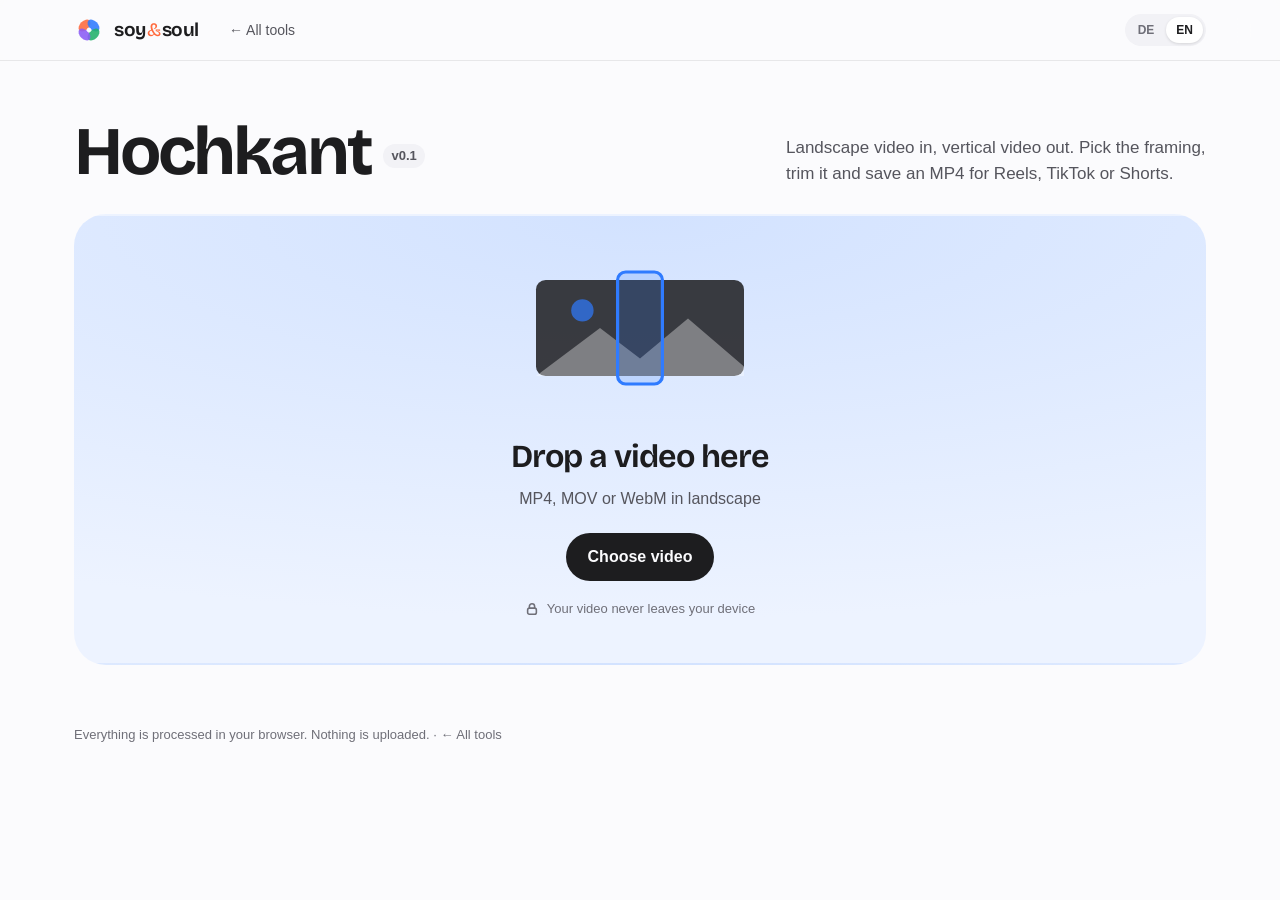
<file: tools/hochkant/index.html>
<!doctype html>
<html lang="de">
<head>
<meta charset="utf-8">
<meta name="viewport" content="width=device-width, initial-scale=1">
<title>Hochkant · Soy &amp; Soul</title>
<meta name="description" content="Querformat-Videos ins Hochformat bringen, kürzen und als MP4 speichern – direkt im Browser.">
<link rel="icon" href="data:image/svg+xml,%3Csvg xmlns='http://www.w3.org/2000/svg' viewBox='0 0 40 40'%3E%3Cg transform='translate(20 20)'%3E%3Cellipse rx='9.5' ry='6' transform='rotate(-45) translate(0 -8.5)' fill='%23ff6a3d'/%3E%3Cellipse rx='9.5' ry='6' transform='rotate(45) translate(0 -8.5)' fill='%232f7bff'/%3E%3Cellipse rx='9.5' ry='6' transform='rotate(135) translate(0 -8.5)' fill='%2334c27a'/%3E%3Cellipse rx='9.5' ry='6' transform='rotate(225) translate(0 -8.5)' fill='%238b5cf6'/%3E%3C/g%3E%3C/svg%3E">
<script type="importmap">{ "imports": { "mediabunny": "./lib/mediabunny.min.mjs" } }</script>
<style>
@font-face { font-family: "Bricolage"; src: url("../../assets/fonts/bricolage-latin.woff2") format("woff2"); font-weight: 200 800; font-display: swap; unicode-range: U+0000-00FF, U+0131, U+0152-0153, U+02BB-02BC, U+02C6, U+02DA, U+02DC, U+0304, U+0308, U+0329, U+2000-206F, U+20AC, U+2122, U+2191, U+2193, U+2212, U+2215, U+FEFF, U+FFFD; }
@font-face { font-family: "Bricolage"; src: url("../../assets/fonts/bricolage-latin-ext.woff2") format("woff2"); font-weight: 200 800; font-display: swap; unicode-range: U+0100-02BA, U+02BD-02C5, U+02C7-02CC, U+02CE-02D7, U+02DD-02FF, U+1E00-1E9F, U+1EF2-1EFF, U+2020, U+20A0-20AB, U+20AD-20C0; }
:root {
  --bg: #fbfbfd; --bg2: #f2f2f6; --card: #ffffff; --ink: #1d1d1f; --ink2: #55555d; --ink3: #6f6f78;
  --line: rgba(0,0,0,.08); --glass: rgba(251,251,253,.72); --shadow: 0 1px 2px rgba(0,0,0,.04), 0 12px 32px -12px rgba(0,0,0,.12);
  --c: #2f7bff; --cbg: #edf3ff; --games: #ff6a3d; --tools: #2f7bff; --life: #22b06b; --org: #8b5cf6; --stage: #e9e9ef;
  --font: -apple-system, BlinkMacSystemFont, "SF Pro Display", "Segoe UI Variable", "Segoe UI", Roboto, "Helvetica Neue", Arial, sans-serif;
}
@media (prefers-color-scheme: dark) {
  :root:not([data-theme="light"]) {
    --bg: #0b0b0d; --bg2: #1c1c20; --card: #161619; --ink: #f5f5f7; --ink2: #b0b0b8; --ink3: #8e8e97;
    --line: rgba(255,255,255,.09); --glass: rgba(11,11,13,.7); --shadow: 0 1px 2px rgba(0,0,0,.3), 0 16px 40px -16px rgba(0,0,0,.6);
    --cbg: #101b2e; --stage: #0f0f12;
  }
}
:root[data-theme="dark"] {
  --bg: #0b0b0d; --bg2: #1c1c20; --card: #161619; --ink: #f5f5f7; --ink2: #b0b0b8; --ink3: #8e8e97;
  --line: rgba(255,255,255,.09); --glass: rgba(11,11,13,.7); --shadow: 0 1px 2px rgba(0,0,0,.3), 0 16px 40px -16px rgba(0,0,0,.6);
  --cbg: #101b2e; --stage: #0f0f12;
}
* { box-sizing: border-box; margin: 0; padding: 0; }
::selection { background: color-mix(in srgb, var(--games) 28%, transparent); }
:focus-visible { outline: 2px solid var(--c); outline-offset: 3px; border-radius: 6px; }
h1, h2, .logo, .brand h1 { font-family: "Bricolage", var(--font); }
body { background: var(--bg); color: var(--ink); font-family: var(--font); line-height: 1.5; -webkit-font-smoothing: antialiased; overflow-x: hidden; }
a { color: inherit; text-decoration: none; }
button, input, select { font: inherit; color: inherit; }
button { background: none; border: 0; cursor: pointer; }
.wrap { width: 100%; max-width: 1180px; margin: 0 auto; padding: 0 24px; }
@media (max-width: 600px) { .wrap { padding: 0 16px; } }
[hidden] { display: none !important; }

/* Kopfzeile */
.nav { position: sticky; top: 0; z-index: 50; background: var(--glass); backdrop-filter: saturate(180%) blur(20px); -webkit-backdrop-filter: saturate(180%) blur(20px); border-bottom: 1px solid var(--line); }
.nav .wrap { display: flex; align-items: center; gap: 18px; height: 60px; }
.logo { display: flex; align-items: center; gap: 10px; font-weight: 650; font-size: 19px; letter-spacing: -.02em; }
.logo svg { width: 30px; height: 30px; transition: transform .7s cubic-bezier(.34,1.56,.64,1); }
.logo svg ellipse { opacity: .88; }
.logo:hover svg { transform: rotate(90deg) scale(1.08); }
.logo .amp { font-weight: 400; color: var(--games); padding: 0 1px; }
.crumb { font-size: 14px; color: var(--ink2); padding: 6px 12px; border-radius: 99px; }
.crumb:hover { background: var(--bg2); color: var(--ink); }
.tog { display: flex; gap: 2px; background: var(--bg2); border-radius: 99px; padding: 3px; margin-left: auto; }
.tog button { font-size: 12px; font-weight: 600; padding: 4px 10px; border-radius: 99px; color: var(--ink3); }
.tog button[aria-pressed="true"] { background: var(--card); color: var(--ink); box-shadow: 0 1px 3px rgba(0,0,0,.12); }

/* Titel */
.intro { padding: 56px 0 28px; display: flex; align-items: end; justify-content: space-between; gap: 24px; flex-wrap: wrap; }
.eyebrow { font-size: 15px; font-weight: 600; color: var(--ink2); display: flex; gap: 10px; align-items: center; margin-bottom: 8px; }
.ver { font-size: 12px; font-weight: 600; padding: 2px 8px; border-radius: 99px; background: var(--bg2); color: var(--ink2); }
h1 { font-size: clamp(40px, 6vw, 68px); font-weight: 700; letter-spacing: -.045em; line-height: 1.02; }
.intro p { color: var(--ink2); font-size: 17px; max-width: 420px; }

/* Ablagefläche */
.drop { position: relative; display: grid; place-items: center; text-align: center; min-height: 440px; border-radius: 32px; background: radial-gradient(120% 90% at 50% 0%, color-mix(in srgb, var(--c) 14%, var(--cbg)), var(--cbg)); border: 2px dashed transparent; transition: border-color .25s, transform .25s; cursor: pointer; overflow: hidden; padding: 40px 20px; }
.drop.over { border-color: var(--c); transform: scale(.99); }
.drop svg.hero { width: min(340px, 80%); height: auto; margin-bottom: 26px; }
.drop h2 { font-size: clamp(24px, 3vw, 32px); font-weight: 650; letter-spacing: -.03em; }
.drop p { color: var(--ink2); margin-top: 6px; }
.pill { display: inline-flex; align-items: center; gap: 8px; margin-top: 22px; padding: 12px 22px; border-radius: 99px; background: var(--ink); color: var(--bg); font-weight: 550; transition: transform .2s; }
.drop:hover .pill { transform: translateY(-2px); }
.safe { display: inline-flex; gap: 8px; align-items: center; font-size: 13px; color: var(--ink3); margin-top: 18px; }
.safe svg { width: 14px; height: 14px; }
.a-pan { animation: pan 4.5s ease-in-out infinite alternate; }
@keyframes pan { from { transform: translateX(-70px); } to { transform: translateX(70px); } }

/* Arbeitsbereich */
.work { display: grid; grid-template-columns: minmax(0, 1fr) 340px; gap: 20px; align-items: start; }
.stage { background: var(--stage); border-radius: 28px; padding: 28px; display: grid; place-items: center; position: relative; min-height: 520px; }
.phone { position: relative; border-radius: 26px; overflow: hidden; box-shadow: 0 30px 60px -24px rgba(0,0,0,.45), 0 0 0 1px var(--line); background: #000; touch-action: none; cursor: grab; transition: width .35s cubic-bezier(.2,.8,.2,1), height .35s cubic-bezier(.2,.8,.2,1); }
.phone.drag { cursor: grabbing; }
.phone canvas { display: block; width: 100%; height: 100%; }
.hint { position: absolute; left: 50%; bottom: 14px; transform: translateX(-50%); font-size: 12px; font-weight: 550; color: #fff; background: rgba(0,0,0,.45); backdrop-filter: blur(8px); padding: 5px 12px; border-radius: 99px; pointer-events: none; transition: opacity .4s; white-space: nowrap; }
.ctrls { display: flex; align-items: center; gap: 12px; margin-top: 18px; color: var(--ink2); font-size: 14px; font-variant-numeric: tabular-nums; }
.round { width: 44px; height: 44px; border-radius: 50%; background: var(--card); box-shadow: var(--shadow); display: grid; place-items: center; transition: transform .15s; }
.round:active { transform: scale(.94); }
.round svg { width: 18px; height: 18px; }

.panel { background: var(--card); border: 1px solid var(--line); border-radius: 28px; box-shadow: var(--shadow); padding: 22px; display: grid; gap: 22px; }
.grp > label, .grp > .lbl { display: flex; justify-content: space-between; font-size: 13px; font-weight: 600; color: var(--ink2); margin-bottom: 9px; }
.grp > label output { color: var(--ink3); font-weight: 500; font-variant-numeric: tabular-nums; }
.seg { display: grid; grid-auto-flow: column; grid-auto-columns: 1fr; gap: 4px; background: var(--bg2); padding: 4px; border-radius: 14px; }
.seg button { padding: 9px 6px; border-radius: 10px; font-size: 13px; font-weight: 550; color: var(--ink2); transition: background .2s, color .2s, box-shadow .2s; display: grid; justify-items: center; gap: 5px; line-height: 1.15; }
.seg button small { font-size: 11px; font-weight: 500; color: var(--ink3); }
.seg button[aria-pressed="true"] { background: var(--card); color: var(--ink); box-shadow: 0 1px 3px rgba(0,0,0,.12); }
.seg button[aria-pressed="true"] small { color: var(--c); }
.seg .ar { border: 2px solid currentColor; border-radius: 3px; opacity: .8; }
input[type=range] { -webkit-appearance: none; appearance: none; width: 100%; height: 6px; border-radius: 3px; background: var(--bg2); outline: none; }
input[type=range]::-webkit-slider-thumb { -webkit-appearance: none; width: 22px; height: 22px; border-radius: 50%; background: var(--card); box-shadow: 0 1px 4px rgba(0,0,0,.25), 0 0 0 1px var(--line); cursor: pointer; }
input[type=range]::-moz-range-thumb { width: 22px; height: 22px; border-radius: 50%; background: var(--card); border: 0; box-shadow: 0 1px 4px rgba(0,0,0,.25); cursor: pointer; }
input[type=range]:focus-visible::-webkit-slider-thumb { box-shadow: 0 0 0 4px color-mix(in srgb, var(--c) 35%, transparent); }
.row { display: flex; align-items: center; gap: 10px; }
.sw { position: relative; width: 44px; height: 26px; flex: none; }
.sw input { position: absolute; inset: 0; opacity: 0; cursor: pointer; z-index: 1; }
.sw span { position: absolute; inset: 0; border-radius: 99px; background: var(--bg2); transition: background .2s; }
.sw span::after { content: ""; position: absolute; top: 3px; left: 3px; width: 20px; height: 20px; border-radius: 50%; background: #fff; box-shadow: 0 1px 3px rgba(0,0,0,.25); transition: transform .25s cubic-bezier(.34,1.56,.64,1); }
.sw input:checked + span { background: var(--c); }
.sw input:checked + span::after { transform: translateX(18px); }
.swrow { display: flex; justify-content: space-between; align-items: center; font-size: 14px; font-weight: 550; }
.color { width: 34px; height: 34px; border-radius: 10px; border: 1px solid var(--line); padding: 0; background: none; cursor: pointer; }
.link { font-size: 13px; color: var(--c); font-weight: 550; }

/* Zeitleiste */
.tlcard { grid-column: 1 / -1; background: var(--card); border: 1px solid var(--line); border-radius: 28px; box-shadow: var(--shadow); padding: 20px 22px 22px; }
.tlhead { display: flex; justify-content: space-between; align-items: center; gap: 12px; flex-wrap: wrap; margin-bottom: 14px; }
.tlhead b { font-size: 17px; font-weight: 650; letter-spacing: -.02em; }
.tlhead .meta { font-size: 14px; color: var(--ink2); font-variant-numeric: tabular-nums; }
.tlhead .meta strong { color: var(--ink); font-weight: 600; }
.tl { position: relative; height: 64px; border-radius: 12px; overflow: visible; touch-action: none; user-select: none; cursor: pointer; }
.thumbs { position: absolute; inset: 0; display: flex; border-radius: 12px; overflow: hidden; background: var(--bg2); }
.thumbs canvas { height: 100%; flex: 1 1 0; min-width: 0; object-fit: cover; }
.shade { position: absolute; top: 0; bottom: 0; background: color-mix(in srgb, var(--bg) 72%, transparent); }
.shade.l { left: 0; border-radius: 12px 0 0 12px; }
.shade.r { right: 0; border-radius: 0 12px 12px 0; }
.sel { position: absolute; top: -3px; bottom: -3px; border: 3px solid var(--c); border-radius: 12px; pointer-events: none; }
.h { position: absolute; top: -3px; bottom: -3px; width: 18px; background: var(--c); pointer-events: auto; cursor: ew-resize; display: grid; place-items: center; }
.h::after { content: ""; width: 3px; height: 22px; border-radius: 2px; background: rgba(255,255,255,.85); }
.h.s { left: -14px; border-radius: 10px 0 0 10px; }
.h.e { right: -14px; border-radius: 0 10px 10px 0; }
.ph { position: absolute; top: -8px; bottom: -8px; width: 3px; margin-left: -1.5px; background: var(--ink); border-radius: 2px; pointer-events: none; }
.ph::before { content: ""; position: absolute; top: -4px; left: -4.5px; width: 12px; height: 12px; border-radius: 50%; background: var(--ink); }
.tlbtns { display: flex; gap: 8px; flex-wrap: wrap; margin-top: 18px; }
.chip { font-size: 13px; font-weight: 550; padding: 8px 14px; border-radius: 99px; background: var(--bg2); color: var(--ink); transition: background .2s; }
.chip:hover { background: color-mix(in srgb, var(--c) 14%, var(--bg2)); }
.chip kbd { font: inherit; font-size: 11px; color: var(--ink3); margin-left: 6px; }

/* Export */
.export { grid-column: 1 / -1; display: flex; align-items: center; justify-content: space-between; gap: 18px; flex-wrap: wrap; background: var(--ink); color: var(--bg); border-radius: 28px; padding: 22px 26px; }
.export .info b { display: block; font-size: 18px; font-weight: 650; letter-spacing: -.02em; }
.export .info span { font-size: 14px; color: color-mix(in srgb, var(--bg) 60%, var(--ink)); font-variant-numeric: tabular-nums; }
.btn { display: inline-flex; align-items: center; gap: 8px; font-size: 16px; font-weight: 600; padding: 13px 24px; border-radius: 99px; background: var(--c); color: #fff; transition: transform .2s, box-shadow .2s, opacity .2s; }
.btn:hover { transform: translateY(-1px); box-shadow: 0 8px 20px -10px rgba(0,0,0,.45); }
.btn.ghost { background: transparent; color: var(--bg); box-shadow: inset 0 0 0 1.5px color-mix(in srgb, var(--bg) 35%, transparent); }
.btn svg { width: 16px; height: 16px; }
.prog { flex: 1; min-width: 200px; }
.bar { height: 8px; border-radius: 4px; background: color-mix(in srgb, var(--bg) 18%, var(--ink)); overflow: hidden; }
.bar i { display: block; height: 100%; width: 0; background: linear-gradient(90deg, var(--c), #7fb0ff); border-radius: 4px; transition: width .2s; }
.prog span { display: block; font-size: 13px; margin-top: 8px; color: color-mix(in srgb, var(--bg) 60%, var(--ink)); font-variant-numeric: tabular-nums; }
.acts { display: flex; gap: 10px; flex-wrap: wrap; }
.err { grid-column: 1 / -1; background: color-mix(in srgb, var(--games) 12%, var(--card)); color: var(--ink); border-radius: 18px; padding: 14px 18px; font-size: 14px; }

footer { padding: 60px 0 40px; font-size: 13px; color: var(--ink3); }
footer a:hover { color: var(--ink); }

.fade { animation: fadeUp .7s cubic-bezier(.2,.8,.2,1) both; animation-delay: var(--d, 0s); }
@keyframes fadeUp { from { opacity: 0; transform: translateY(24px); } }

@media (max-width: 920px) {
  .work { grid-template-columns: 1fr; }
  .stage { min-height: 0; padding: 20px; }
}
@media (prefers-reduced-motion: reduce) { *, *::before, *::after { animation: none !important; transition: none !important; } }
</style>
</head>
<body>

<header class="nav">
  <div class="wrap">
    <a class="logo" href="../../" aria-label="Soy &amp; Soul – Start">
      <svg viewBox="0 0 40 40" aria-hidden="true"><g transform="translate(20 20)">
        <ellipse rx="9.5" ry="6" transform="rotate(-45) translate(0 -8.5)" fill="var(--games)"/>
        <ellipse rx="9.5" ry="6" transform="rotate(45) translate(0 -8.5)" fill="var(--tools)"/>
        <ellipse rx="9.5" ry="6" transform="rotate(135) translate(0 -8.5)" fill="var(--life)"/>
        <ellipse rx="9.5" ry="6" transform="rotate(225) translate(0 -8.5)" fill="var(--org)"/>
        <circle r="3" fill="var(--bg)"/></g></svg>
      <span>soy<span class="amp">&amp;</span>soul</span>
    </a>
    <a class="crumb" href="../../#tools" data-t="crumb"></a>
    <div class="tog" role="group" aria-label="Sprache">
      <button data-lang="de" aria-pressed="true">DE</button>
      <button data-lang="en" aria-pressed="false">EN</button>
    </div>
  </div>
</header>

<main class="wrap">
  <section class="intro">
    <div class="fade">
      <h1>Hochkant <span class="ver" style="font-family:var(--font);display:inline-block;vertical-align:middle;font-size:13px;line-height:1.5;padding:2px 8px;letter-spacing:0">v0.1</span></h1>
    </div>
    <p class="fade" style="--d:.08s" data-t="intro"></p>
  </section>

  <!-- Schritt 1: Video wählen -->
  <label class="drop fade" id="drop" style="--d:.14s">
    <input type="file" id="file" accept="video/*" hidden>
    <div>
      <svg class="hero" viewBox="0 0 300 180" aria-hidden="true">
        <rect x="20" y="30" width="260" height="120" rx="12" fill="var(--ink)" opacity=".85"/>
        <circle cx="78" cy="68" r="14" fill="var(--c)" opacity=".7"/>
        <path d="M20 150 L100 90 L150 128 L210 78 L280 138 V150 Z" fill="var(--card)" opacity=".35"/>
        <g class="a-pan"><rect x="122" y="20" width="56" height="140" rx="10" fill="var(--c)" opacity=".18"/><rect x="122" y="20" width="56" height="140" rx="10" fill="none" stroke="var(--c)" stroke-width="4"/></g>
      </svg>
      <h2 data-t="dropH"></h2>
      <p data-t="dropP"></p>
      <span class="pill"><span data-t="choose"></span></span><br>
      <span class="safe"><svg viewBox="0 0 16 16" fill="none" stroke="currentColor" stroke-width="1.8" stroke-linecap="round" stroke-linejoin="round"><rect x="3" y="7" width="10" height="7" rx="2"/><path d="M5 7V5a3 3 0 0 1 6 0v2"/></svg><span data-t="safe"></span></span>
    </div>
  </label>

  <!-- Schritt 2: Bearbeiten -->
  <section class="work" id="work" hidden>
    <div class="err" id="err" hidden></div>

    <div class="stage fade">
      <div class="phone" id="phone"><canvas id="pv"></canvas><span class="hint" id="hint" data-t="hint"></span></div>
      <div class="ctrls">
        <button class="round" id="play" aria-label="Play"><svg id="ico" viewBox="0 0 16 16" fill="currentColor"><path d="M4 2.5v11l9-5.5z"/></svg></button>
        <span id="clock">0:00,0</span>
      </div>
    </div>

    <aside class="panel fade" style="--d:.06s">
      <div class="grp">
        <div class="lbl" data-t="format"></div>
        <div class="seg" id="fmt">
          <button data-v="9x16" aria-pressed="true"><span class="ar" style="width:11px;height:18px"></span>9:16<small>Reels · TikTok</small></button>
          <button data-v="4x5" aria-pressed="false"><span class="ar" style="width:14px;height:18px"></span>4:5<small>Feed</small></button>
          <button data-v="1x1" aria-pressed="false"><span class="ar" style="width:17px;height:17px"></span>1:1<small data-t="square"></small></button>
        </div>
      </div>
      <div class="grp">
        <div class="lbl" data-t="fill"></div>
        <div class="seg" id="fill">
          <button data-v="crop" aria-pressed="true" data-t="fCrop"></button>
          <button data-v="blur" aria-pressed="false" data-t="fBlur"></button>
          <button data-v="color" aria-pressed="false" data-t="fColor"></button>
        </div>
      </div>
      <div class="grp" id="colGrp" hidden>
        <div class="swrow"><span data-t="bgColor"></span><input type="color" class="color" id="col" value="#000000"></div>
      </div>
      <div class="grp">
        <label for="zoom"><span data-t="zoom"></span><output id="zoomO">100 %</output></label>
        <input type="range" id="zoom" min="1" max="3" step="0.01" value="1">
      </div>
      <div class="grp">
        <label for="px"><span data-t="posX"></span><output id="pxO"></output></label>
        <input type="range" id="px" min="0" max="1" step="0.001" value="0.5">
      </div>
      <div class="grp">
        <label for="py"><span data-t="posY"></span><output id="pyO"></output></label>
        <input type="range" id="py" min="0" max="1" step="0.001" value="0.5">
      </div>
      <div class="grp">
        <div class="lbl" data-t="quality"></div>
        <div class="seg" id="q">
          <button data-v="1080" aria-pressed="true">1080p<small data-t="qHigh"></small></button>
          <button data-v="720" aria-pressed="false">720p<small data-t="qSmall"></small></button>
        </div>
      </div>
      <div class="swrow"><span data-t="sound"></span><label class="sw"><input type="checkbox" id="snd" checked><span></span></label></div>
      <div class="row" style="justify-content:space-between">
        <button class="link" id="reset" data-t="reset"></button>
        <button class="link" id="other" data-t="other"></button>
      </div>
    </aside>

    <div class="tlcard fade" style="--d:.1s">
      <div class="tlhead">
        <b data-t="trim"></b>
        <span class="meta"><span id="tIn"></span> – <span id="tOut"></span> · <span data-t="len"></span> <strong id="tLen"></strong></span>
      </div>
      <div class="tl" id="tl">
        <div class="thumbs" id="thumbs"></div>
        <div class="shade l" id="shL"></div><div class="shade r" id="shR"></div>
        <div class="sel" id="sel"><span class="h s" id="hS" aria-label="Start"></span><span class="h e" id="hE" aria-label="Ende"></span></div>
        <div class="ph" id="ph"></div>
      </div>
      <div class="tlbtns">
        <button class="chip" id="setIn"><span data-t="setIn"></span><kbd>I</kbd></button>
        <button class="chip" id="setOut"><span data-t="setOut"></span><kbd>O</kbd></button>
        <button class="chip" id="all" data-t="all"></button>
      </div>
    </div>

    <div class="export fade" style="--d:.14s" id="exp">
      <div class="info" id="exInfo"><b data-t="ready"></b><span id="exMeta"></span></div>
      <div class="prog" id="exProg" hidden><div class="bar"><i id="exBar"></i></div><span id="exPct"></span></div>
      <div class="acts" id="exActs">
        <button class="btn" id="go"><span data-t="make"></span><svg viewBox="0 0 16 16" fill="none" stroke="currentColor" stroke-width="2" stroke-linecap="round"><path d="M3 8h10M9 4l4 4-4 4"/></svg></button>
      </div>
    </div>
  </section>
</main>

<footer><div class="wrap"><span data-t="foot"></span> · <a href="../../#tools" data-t="crumb"></a></div></footer>

<video id="vid" playsinline preload="auto" hidden></video>

<script type="module">
import {
  Input, Output, Conversion, ALL_FORMATS, BlobSource, BufferTarget,
  Mp4OutputFormat, WebMOutputFormat, CanvasSink, canEncodeAudio, QUALITY_HIGH, QUALITY_MEDIUM
} from "mediabunny";

/* ---------------- Texte ---------------- */
const T = {
  crumb: { de: "← Alle Tools", en: "← All tools" },
  intro: { de: "Querformat-Video rein, Hochformat raus. Ausschnitt wählen, kürzen und als MP4 für Reels, TikTok oder Shorts speichern.", en: "Landscape video in, vertical video out. Pick the framing, trim it and save an MP4 for Reels, TikTok or Shorts." },
  dropH: { de: "Video hierher ziehen", en: "Drop a video here" },
  dropP: { de: "MP4, MOV oder WebM im Querformat", en: "MP4, MOV or WebM in landscape" },
  choose: { de: "Video auswählen", en: "Choose video" },
  safe: { de: "Dein Video verlässt dein Gerät nicht", en: "Your video never leaves your device" },
  hint: { de: "Ziehen, um den Ausschnitt zu verschieben", en: "Drag to move the frame" },
  format: { de: "Format", en: "Format" }, square: { de: "Quadrat", en: "Square" },
  fill: { de: "Füllung", en: "Fill" },
  fCrop: { de: "Zuschnitt", en: "Crop" }, fBlur: { de: "Unschärfe", en: "Blur" }, fColor: { de: "Farbe", en: "Colour" },
  bgColor: { de: "Hintergrundfarbe", en: "Background colour" },
  zoom: { de: "Zoom", en: "Zoom" }, posX: { de: "Horizontal", en: "Horizontal" }, posY: { de: "Vertikal", en: "Vertical" },
  quality: { de: "Qualität", en: "Quality" }, qHigh: { de: "Beste", en: "Best" }, qSmall: { de: "Kleiner", en: "Smaller" },
  sound: { de: "Ton behalten", en: "Keep sound" },
  reset: { de: "Zurücksetzen", en: "Reset" }, other: { de: "Anderes Video", en: "Another video" },
  trim: { de: "Schneiden", en: "Trim" }, len: { de: "Länge", en: "Length" },
  setIn: { de: "Start hier", en: "Start here" }, setOut: { de: "Ende hier", en: "End here" }, all: { de: "Ganzes Video", en: "Whole video" },
  ready: { de: "Bereit zum Erstellen", en: "Ready to create" },
  make: { de: "Video erstellen", en: "Create video" },
  working: { de: "Video wird erstellt …", en: "Creating video …" },
  cancel: { de: "Abbrechen", en: "Cancel" },
  done: { de: "Fertig!", en: "Done!" },
  download: { de: "Herunterladen", en: "Download" },
  again: { de: "Weiter anpassen", en: "Keep editing" },
  foot: { de: "Alles wird in deinem Browser berechnet. Nichts wird hochgeladen.", en: "Everything is processed in your browser. Nothing is uploaded." },
  left: { de: "Links", en: "Left" }, right: { de: "Rechts", en: "Right" }, top: { de: "Oben", en: "Top" }, bottom: { de: "Unten", en: "Bottom" }, mid: { de: "Mitte", en: "Centre" },
  errNoCodec: { de: "Dein Browser kann hier leider keine Videos erstellen. Nimm bitte ein aktuelles Chrome, Edge, Safari oder Firefox.", en: "Your browser can't create videos here. Please use a current Chrome, Edge, Safari or Firefox." },
  errRead: { de: "Dieses Video kann dein Browser nicht öffnen. Probier eine MP4-Datei.", en: "Your browser can't open this video. Try an MP4 file." },
  errFail: { de: "Beim Erstellen ist etwas schiefgegangen: ", en: "Something went wrong while creating: " },
  webm: { de: " (WebM, weil dein Browser kein MP4 erzeugen kann)", en: " (WebM, because your browser can't create MP4)" }
};
let L = "de";
try { const s = localStorage.getItem("ss-lang"); L = s === "en" || s === "de" ? s : ((navigator.language || "de").slice(0, 2) === "de" ? "de" : "en"); const th = localStorage.getItem("ss-theme"); if (th === "light" || th === "dark") document.documentElement.setAttribute("data-theme", th); } catch (e) {}
const t = k => T[k][L];
const $ = id => document.getElementById(id);

/* ---------------- Zustand ---------------- */
const SIZES = { "9x16": { 1080: [1080, 1920], 720: [720, 1280] }, "4x5": { 1080: [1080, 1350], 720: [720, 900] }, "1x1": { 1080: [1080, 1080], 720: [720, 720] } };
const S = { file: null, url: null, dur: 0, vw: 0, vh: 0, fmt: "9x16", fill: "crop", color: "#000000", zoom: 1, px: .5, py: .5, q: 1080, sound: true, a: 0, b: 0, outUrl: null, conv: null, busy: false };
const vid = $("vid"), pv = $("pv"), pctx = pv.getContext("2d");

/* ---------------- Bild zeichnen (Vorschau und Export identisch) ---------------- */
function mkCanvas(w, h) { if (typeof OffscreenCanvas !== "undefined") return new OffscreenCanvas(w, h); const c = document.createElement("canvas"); c.width = w; c.height = h; return c; }
const blurCache = new WeakMap();
function paint(ctx, src, sw, sh, W, H, st) {
  if (!sw || !sh) return;
  if (st.fill === "color") { ctx.fillStyle = st.color; ctx.fillRect(0, 0, W, H); }
  else if (st.fill === "blur") {
    // Unschärfe: Bild klein rechnen und weich wieder hochziehen
    let tiny = blurCache.get(ctx);
    const tw = Math.max(8, Math.round(W / 36)), th = Math.max(8, Math.round(H / 36));
    if (!tiny || tiny.width !== tw || tiny.height !== th) { tiny = mkCanvas(tw, th); blurCache.set(ctx, tiny); }
    const tc = tiny.getContext("2d"), cs = Math.max(tw / sw, th / sh);
    tc.drawImage(src, (tw - sw * cs) / 2, (th - sh * cs) / 2, sw * cs, sh * cs);
    ctx.save();
    ctx.imageSmoothingEnabled = true; ctx.imageSmoothingQuality = "high";
    if ("filter" in ctx) ctx.filter = "blur(" + Math.round(W / 60) + "px) saturate(1.2)";
    const pad = W / 10;
    ctx.drawImage(tiny, -pad, -pad, W + pad * 2, H + pad * 2);
    ctx.restore();
    ctx.fillStyle = "rgba(0,0,0,.22)"; ctx.fillRect(0, 0, W, H);
  } else { ctx.fillStyle = "#000"; ctx.fillRect(0, 0, W, H); }
  const base = st.fill === "crop" ? Math.max(W / sw, H / sh) : Math.min(W / sw, H / sh);
  const s = base * st.zoom, dw = sw * s, dh = sh * s;
  ctx.drawImage(src, (W - dw) * st.px, (H - dh) * st.py, dw, dh);
}
function geom(W, H) {
  const base = S.fill === "crop" ? Math.max(W / S.vw, H / S.vh) : Math.min(W / S.vw, H / S.vh);
  const s = base * S.zoom; return { dw: S.vw * s, dh: S.vh * s };
}

/* ---------------- Vorschau ---------------- */
function sizePhone() {
  const [W, H] = SIZES[S.fmt][1080];
  const stage = $("phone").parentElement;
  const maxH = Math.min(window.innerHeight * .66, 640), maxW = Math.min(stage.clientWidth - 40, 520);
  let h = maxH, w = h * W / H;
  if (w > maxW) { w = maxW; h = w * H / W; }
  const ph = $("phone"); ph.style.width = Math.round(w) + "px"; ph.style.height = Math.round(h) + "px";
  const dpr = Math.min(2, window.devicePixelRatio || 1);
  pv.width = Math.round(w * dpr); pv.height = Math.round(h * dpr);
}
function frame() {
  if (S.file && vid.readyState >= 2) paint(pctx, vid, vid.videoWidth, vid.videoHeight, pv.width, pv.height, S);
  if (S.file && !vid.paused && vid.currentTime >= S.b - 0.02) { vid.currentTime = S.a; }
  if (S.file) { placePh(); $("clock").textContent = fmtT(vid.currentTime); }
  requestAnimationFrame(frame);
}
function fmtT(x) {
  x = Math.max(0, x || 0); const m = Math.floor(x / 60), s = x - m * 60;
  return m + ":" + (s < 10 ? "0" : "") + s.toFixed(1).replace(".", L === "de" ? "," : ".");
}

/* ---------------- Datei laden ---------------- */
async function load(file) {
  if (!file || !file.type.startsWith("video") && !/\.(mp4|mov|m4v|webm|mkv)$/i.test(file.name)) return;
  hideErr();
  if (S.url) URL.revokeObjectURL(S.url);
  S.file = file; S.url = URL.createObjectURL(file);
  vid.src = S.url; vid.muted = false;
  try {
    await new Promise((res, rej) => { vid.onloadedmetadata = res; vid.onerror = rej; });
  } catch (e) { showErr(t("errRead")); return; }
  S.vw = vid.videoWidth; S.vh = vid.videoHeight; S.dur = vid.duration;
  S.a = 0; S.b = S.dur;
  $("drop").hidden = true; $("work").hidden = false;
  resetLook(); sizePhone(); updTrim(); updMeta(); resetExport();
  vid.currentTime = 0;
  thumbs(file);
}
$("file").addEventListener("change", e => load(e.target.files[0]));
const drop = $("drop");
["dragenter", "dragover"].forEach(ev => drop.addEventListener(ev, e => { e.preventDefault(); drop.classList.add("over"); }));
["dragleave", "drop"].forEach(ev => drop.addEventListener(ev, e => { e.preventDefault(); drop.classList.remove("over"); }));
drop.addEventListener("drop", e => load(e.dataTransfer.files[0]));
document.addEventListener("dragover", e => e.preventDefault());
document.addEventListener("drop", e => { e.preventDefault(); if (e.dataTransfer.files[0]) load(e.dataTransfer.files[0]); });
$("other").onclick = () => { stop(); $("file").value = ""; $("file").click(); };

/* Vorschaubilder für die Zeitleiste */
let thumbTok = 0;
async function thumbs(file) {
  const tok = ++thumbTok, box = $("thumbs"); box.innerHTML = "";
  try {
    const input = new Input({ source: new BlobSource(file), formats: ALL_FORMATS });
    const track = await input.getPrimaryVideoTrack(); if (!track) return;
    const h = 64 * 2, w = Math.round(h * S.vw / S.vh);
    const n = Math.max(4, Math.min(16, Math.ceil(box.clientWidth / (64 * S.vw / S.vh))));
    const sink = new CanvasSink(track, { width: w, height: h, fit: "cover" });
    const first = await track.getFirstTimestamp(), end = await track.computeDuration();
    const ts = Array.from({ length: n }, (_, i) => first + (end - first) * (i + .5) / n);
    for await (const wc of sink.canvasesAtTimestamps(ts)) {
      if (tok !== thumbTok) return;
      const c = document.createElement("canvas"); c.width = w; c.height = h;
      if (wc) c.getContext("2d").drawImage(wc.canvas, 0, 0);
      box.appendChild(c);
    }
  } catch (e) { /* Zeitleiste geht auch ohne Bilder */ }
}

/* ---------------- Einstellungen ---------------- */
function seg(id, key, cb) {
  $(id).addEventListener("click", e => {
    const b = e.target.closest("button[data-v]"); if (!b) return;
    [...$(id).children].forEach(x => x.setAttribute("aria-pressed", String(x === b)));
    S[key] = key === "q" ? +b.dataset.v : b.dataset.v; cb && cb(); updMeta(); resetExport();
  });
}
function setSeg(id, v) { [...$(id).children].forEach(x => x.setAttribute("aria-pressed", String(x.dataset.v === String(v)))); }
seg("fmt", "fmt", sizePhone);
seg("fill", "fill", () => { $("colGrp").hidden = S.fill !== "color"; });
seg("q", "q");
$("col").addEventListener("input", e => { S.color = e.target.value; });
$("zoom").addEventListener("input", e => { S.zoom = +e.target.value; outs(); resetExport(); });
$("px").addEventListener("input", e => { S.px = +e.target.value; outs(); resetExport(); });
$("py").addEventListener("input", e => { S.py = +e.target.value; outs(); resetExport(); });
$("snd").addEventListener("change", e => { S.sound = e.target.checked; resetExport(); });
$("reset").onclick = () => { resetLook(); resetExport(); };
function resetLook() {
  Object.assign(S, { fill: "crop", zoom: 1, px: .5, py: .5, color: "#000000" });
  setSeg("fill", "crop"); $("colGrp").hidden = true; $("col").value = "#000000";
  $("zoom").value = 1; $("px").value = .5; $("py").value = .5; outs();
}
function posName(v, a, b) { return Math.abs(v - .5) < .02 ? t("mid") : (v < .5 ? a : b) + " " + Math.round(Math.abs(v - .5) * 200) + " %"; }
function outs() {
  $("zoomO").textContent = Math.round(S.zoom * 100) + " %";
  $("pxO").textContent = posName(S.px, t("left"), t("right"));
  $("pyO").textContent = posName(S.py, t("top"), t("bottom"));
}

/* Ausschnitt mit der Maus / dem Finger verschieben */
(() => {
  const ph = $("phone"); let last = null;
  ph.addEventListener("pointerdown", e => { last = [e.clientX, e.clientY]; ph.setPointerCapture(e.pointerId); ph.classList.add("drag"); $("hint").style.opacity = 0; });
  ph.addEventListener("pointermove", e => {
    if (!last) return;
    const r = ph.getBoundingClientRect(), W = r.width, H = r.height, g = geom(W, H);
    const dx = e.clientX - last[0], dy = e.clientY - last[1]; last = [e.clientX, e.clientY];
    if (Math.abs(W - g.dw) > 1) S.px = Math.min(1, Math.max(0, S.px + dx / (W - g.dw)));
    if (Math.abs(H - g.dh) > 1) S.py = Math.min(1, Math.max(0, S.py + dy / (H - g.dh)));
    $("px").value = S.px; $("py").value = S.py; outs(); resetExport();
  });
  const up = () => { last = null; ph.classList.remove("drag"); };
  ph.addEventListener("pointerup", up); ph.addEventListener("pointercancel", up);
  ph.addEventListener("wheel", e => { e.preventDefault(); S.zoom = Math.min(3, Math.max(1, S.zoom * (e.deltaY < 0 ? 1.05 : 1 / 1.05))); $("zoom").value = S.zoom; outs(); resetExport(); }, { passive: false });
})();

/* ---------------- Abspielen ---------------- */
const ICO_PLAY = '<path d="M4 2.5v11l9-5.5z"/>', ICO_PAUSE = '<rect x="3.5" y="2.5" width="3" height="11" rx="1"/><rect x="9.5" y="2.5" width="3" height="11" rx="1"/>';
function play() { if (vid.currentTime < S.a || vid.currentTime >= S.b - .05) vid.currentTime = S.a; vid.play(); }
function stop() { vid.pause(); }
vid.addEventListener("play", () => $("ico").innerHTML = ICO_PAUSE);
vid.addEventListener("pause", () => $("ico").innerHTML = ICO_PLAY);
$("play").onclick = () => vid.paused ? play() : stop();
document.addEventListener("keydown", e => {
  if (!S.file || e.target.closest("input, select, textarea") || S.busy) return;
  if (e.code === "Space") { e.preventDefault(); vid.paused ? play() : stop(); }
  else if (e.key === "i" || e.key === "I") setIn();
  else if (e.key === "o" || e.key === "O") setOut();
});

/* ---------------- Schneiden ---------------- */
const MIN = .3;
function pct(x) { return (x / S.dur * 100) + "%"; }
function updTrim() {
  $("sel").style.left = pct(S.a); $("sel").style.right = (100 - S.b / S.dur * 100) + "%";
  $("shL").style.width = pct(S.a); $("shR").style.width = (100 - S.b / S.dur * 100) + "%";
  $("tIn").textContent = fmtT(S.a); $("tOut").textContent = fmtT(S.b); $("tLen").textContent = fmtT(S.b - S.a);
  updMeta();
}
function placePh() { $("ph").style.left = pct(Math.min(S.dur, vid.currentTime)); }
function setIn() { S.a = Math.min(vid.currentTime, S.b - MIN); updTrim(); resetExport(); }
function setOut() { S.b = Math.max(vid.currentTime, S.a + MIN); updTrim(); resetExport(); }
$("setIn").onclick = setIn; $("setOut").onclick = setOut;
$("all").onclick = () => { S.a = 0; S.b = S.dur; updTrim(); resetExport(); };
(() => {
  const tl = $("tl"); let mode = null;
  const tAt = e => { const r = tl.getBoundingClientRect(); return Math.min(1, Math.max(0, (e.clientX - r.left) / r.width)) * S.dur; };
  tl.addEventListener("pointerdown", e => {
    mode = e.target.id === "hS" ? "a" : e.target.id === "hE" ? "b" : "seek";
    tl.setPointerCapture(e.pointerId); if (mode !== "seek") stop(); move(e);
  });
  function move(e) {
    if (!mode) return; const x = tAt(e);
    if (mode === "a") { S.a = Math.min(x, S.b - MIN); vid.currentTime = S.a; updTrim(); resetExport(); }
    else if (mode === "b") { S.b = Math.max(x, S.a + MIN); vid.currentTime = S.b; updTrim(); resetExport(); }
    else vid.currentTime = Math.min(Math.max(x, 0), S.dur);
  }
  tl.addEventListener("pointermove", move);
  const up = () => mode = null; tl.addEventListener("pointerup", up); tl.addEventListener("pointercancel", up);
})();

/* ---------------- Export ---------------- */
function updMeta() {
  if (!S.file) return;
  const [W, H] = SIZES[S.fmt][S.q];
  $("exMeta").textContent = W + " × " + H + " · " + fmtT(S.b - S.a) + " · MP4";
}
function resetExport() {
  if (S.busy) return;
  if (S.outUrl) { URL.revokeObjectURL(S.outUrl); S.outUrl = null; }
  $("exInfo").innerHTML = '<b>' + t("ready") + '</b><span id="exMeta"></span>'; updMeta();
  $("exProg").hidden = true; $("exInfo").hidden = false;
  $("exActs").innerHTML = '<button class="btn" id="go"><span>' + t("make") + '</span><svg viewBox="0 0 16 16" fill="none" stroke="currentColor" stroke-width="2" stroke-linecap="round"><path d="M3 8h10M9 4l4 4-4 4"/></svg></button>';
  $("go").onclick = make;
}
let aacReady = null;
async function ensureAac() {
  if (!aacReady) aacReady = (async () => {
    if (!(await canEncodeAudio("aac"))) { const m = await import("./lib/mediabunny-aac-encoder.min.mjs"); m.registerAacEncoder(); }
  })().catch(() => {});
  return aacReady;
}
async function make() {
  if (!("VideoEncoder" in window)) { showErr(t("errNoCodec")); return; }
  hideErr(); stop(); S.busy = true;
  $("exInfo").hidden = true; $("exProg").hidden = false; $("exBar").style.width = "0%"; $("exPct").textContent = t("working");
  $("exActs").innerHTML = '<button class="btn ghost" id="cx">' + t("cancel") + '</button>';
  const st = { fill: S.fill, color: S.color, zoom: S.zoom, px: S.px, py: S.py };
  const [W, H] = SIZES[S.fmt][S.q];
  let ext = "mp4", note = "";
  try {
    await ensureAac();
    const canvas = mkCanvas(W, H), ctx = canvas.getContext("2d", { alpha: false });
    const build = async (format) => {
      const input = new Input({ source: new BlobSource(S.file), formats: ALL_FORMATS });
      const output = new Output({ format, target: new BufferTarget() });
      const conv = await Conversion.init({
        input, output, showWarnings: false,
        trim: { start: S.a, end: S.b },
        video: {
          forceTranscode: true, processedWidth: W, processedHeight: H,
          bitrate: S.q === 1080 ? QUALITY_HIGH : QUALITY_MEDIUM,
          process: sample => { const src = sample.toCanvasImageSource(); paint(ctx, src, sample.displayWidth, sample.displayHeight, W, H, st); return canvas; }
        },
        audio: S.sound ? {} : { discard: true }
      });
      return { conv, output };
    };
    let job = await build(new Mp4OutputFormat({ fastStart: "in-memory" }));
    if (!job.conv.isValid || !job.conv.utilizedTracks.some(tr => tr.isVideoTrack())) {
      job = await build(new WebMOutputFormat()); ext = "webm"; note = t("webm");
      if (!job.conv.isValid) throw new Error(t("errNoCodec"));
    }
    S.conv = job.conv;
    $("cx").onclick = () => { job.conv.cancel(); };
    job.conv.onProgress = p => { $("exBar").style.width = (p * 100).toFixed(1) + "%"; $("exPct").textContent = t("working") + " " + Math.round(p * 100) + " %"; };
    await job.conv.execute();
    const blob = new Blob([job.output.target.buffer], { type: ext === "mp4" ? "video/mp4" : "video/webm" });
    S.busy = false; S.conv = null;
    if (S.outUrl) URL.revokeObjectURL(S.outUrl);
    S.outUrl = URL.createObjectURL(blob);
    const name = S.file.name.replace(/\.[^.]+$/, "") + "_" + S.fmt + "." + ext;
    $("exProg").hidden = true; $("exInfo").hidden = false;
    $("exInfo").innerHTML = '<b>' + t("done") + '</b><span>' + W + " × " + H + " · " + fmtT(S.b - S.a) + " · " + (blob.size / 1048576).toFixed(1).replace(".", L === "de" ? "," : ".") + " MB" + note + '</span>';
    $("exActs").innerHTML = '<button class="btn ghost" id="ag">' + t("again") + '</button><a class="btn" id="dl" href="' + S.outUrl + '" download="' + name.replace(/"/g, "") + '"><svg viewBox="0 0 16 16" fill="none" stroke="currentColor" stroke-width="2" stroke-linecap="round" stroke-linejoin="round"><path d="M8 2v9M4 7l4 4 4-4M3 14h10"/></svg>' + t("download") + '</a>';
    $("ag").onclick = resetExport;
  } catch (e) {
    S.busy = false; S.conv = null;
    if (e && e.name === "ConversionCanceledError") { resetExport(); return; }
    resetExport(); showErr(t("errFail") + (e && e.message ? e.message : e));
  }
}
function showErr(m) { $("err").textContent = m; $("err").hidden = false; if ($("work").hidden) { $("work").hidden = false; $("drop").hidden = false; } }
function hideErr() { $("err").hidden = true; }

/* ---------------- Sprache ---------------- */
function lang() {
  document.documentElement.lang = L;
  document.querySelectorAll("[data-t]").forEach(el => el.textContent = t(el.dataset.t));
  document.querySelectorAll(".tog button").forEach(b => b.setAttribute("aria-pressed", String(b.dataset.lang === L)));
  outs(); if (S.file) { updTrim(); if (!S.busy && !S.outUrl) resetExport(); }
}
document.querySelector(".tog").addEventListener("click", e => {
  const b = e.target.closest("[data-lang]"); if (!b) return;
  L = b.dataset.lang; try { localStorage.setItem("ss-lang", L); } catch (er) {} lang();
});
window.addEventListener("resize", () => { if (S.file) sizePhone(); });
window.addEventListener("beforeunload", e => { if (S.busy) { e.preventDefault(); e.returnValue = ""; } });

lang();
requestAnimationFrame(frame);
window.__hk = S; // für Tests
</script>
</body>
</html>
</file>
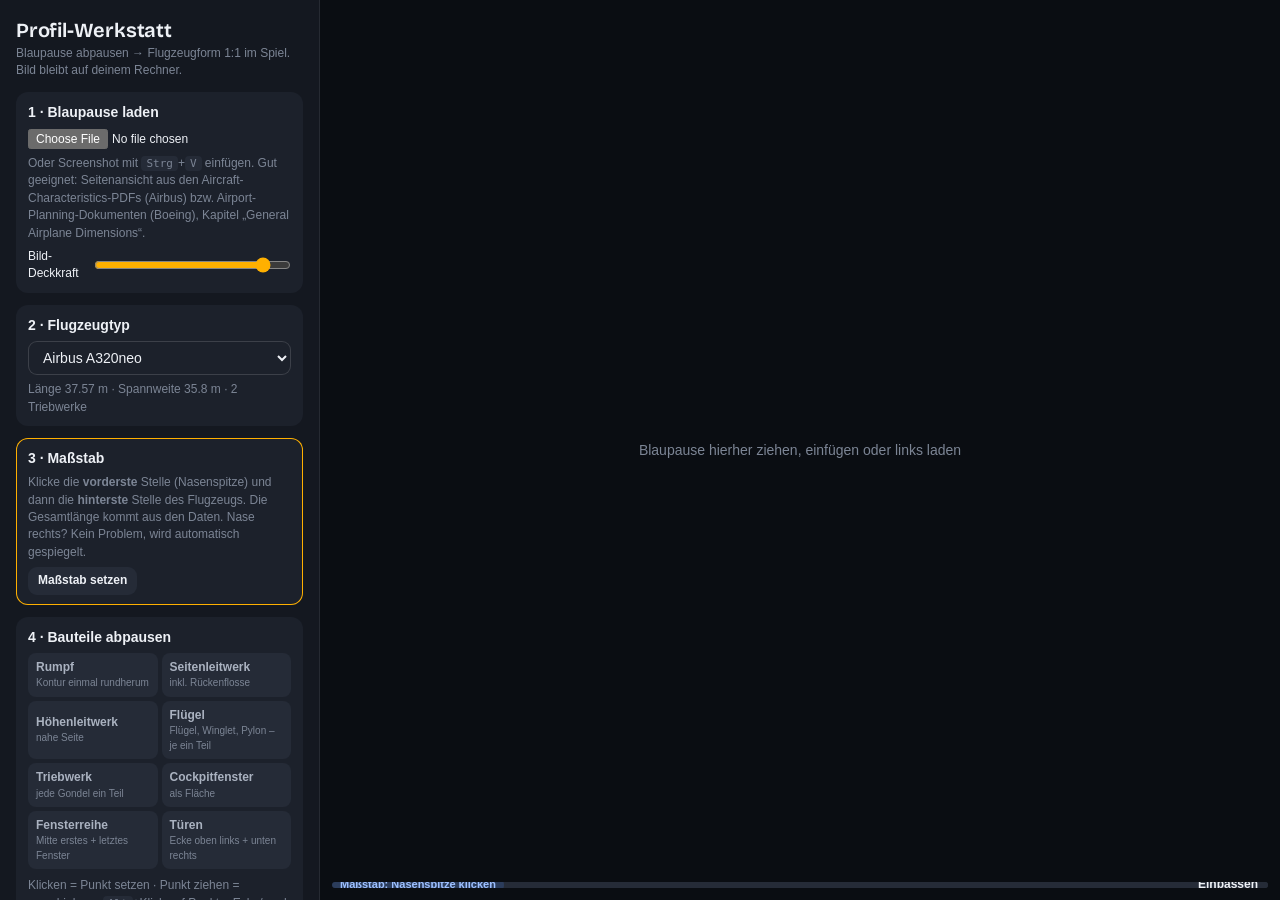
<file: games/airline-manager/tools/profil-werkstatt.html>
<!doctype html>
<html lang="de">
<head>
<meta charset="utf-8">
<meta name="viewport" content="width=device-width, initial-scale=1">
<title>Profil-Werkstatt · Airline Manager</title>
<link rel="stylesheet" href="../css/base.css">
<style>
  body { overflow: hidden; display: grid; grid-template-columns: 320px 1fr; height: 100vh; }
  aside { overflow: auto; padding: 16px; border-right: 1px solid var(--line); background: var(--panel-solid); display: flex; flex-direction: column; gap: 12px; }
  aside h1 { font-size: 20px; }
  .step { background: var(--raise); border-radius: 12px; padding: 10px 12px; }
  .step > b { display: block; margin-bottom: 6px; }
  .step.on { box-shadow: inset 0 0 0 1px var(--accent); }
  .parts { display: grid; grid-template-columns: 1fr 1fr; gap: 4px; }
  .parts button { text-align: left; padding: 6px 8px; border-radius: 8px; background: var(--raise2); font-size: 12px; font-weight: 600; color: var(--ink2); }
  .parts button[aria-pressed="true"] { background: rgba(255,176,0,.18); color: var(--accent); }
  .parts button small { display: block; font-weight: 400; color: var(--ink3); }
  main { position: relative; overflow: hidden; background: #0a0d12; }
  #view { position: absolute; left: 0; top: 0; transform-origin: 0 0; }
  #view img { display: block; user-select: none; -webkit-user-drag: none; opacity: var(--imgop, .9); }
  #view svg { position: absolute; inset: 0; width: 100%; height: 100%; overflow: visible; }
  .drop { position: absolute; inset: 0; display: grid; place-items: center; color: var(--ink3); text-align: center; pointer-events: none; }
  .bar { position: absolute; left: 12px; right: 12px; bottom: 12px; display: flex; gap: 8px; align-items: center; pointer-events: none; }
  .bar > * { pointer-events: auto; }
  #preview { background: radial-gradient(ellipse at 50% 70%, rgba(255,255,255,.08), transparent 70%); border-radius: 12px; padding: 6px; }
  #preview svg { width: 100%; height: auto; display: block; }
  [hidden] { display: none !important; }
  kbd { font: 11px var(--mono); background: var(--raise2); border-radius: 4px; padding: 1px 5px; }
  textarea { width: 100%; font: 11px var(--mono); }
</style>
</head>
<body>
<aside>
  <div><h1>Profil-Werkstatt</h1><p class="small muted">Blaupause abpausen → Flugzeugform 1:1 im Spiel. Bild bleibt auf deinem Rechner.</p></div>

  <div class="step" data-step="1"><b>1 · Blaupause laden</b>
    <input type="file" id="file" accept="image/*" class="small">
    <p class="small muted" style="margin-top:6px">Oder Screenshot mit <kbd>Strg</kbd>+<kbd>V</kbd> einfügen. Gut geeignet: Seitenansicht aus den Aircraft-Characteristics-PDFs (Airbus) bzw. Airport-Planning-Dokumenten (Boeing), Kapitel „General Airplane Dimensions“.</p>
    <label class="row small" style="margin-top:6px">Bild-Deckkraft <input type="range" id="imgop" min="10" max="100" value="90"></label>
  </div>

  <div class="step" data-step="2"><b>2 · Flugzeugtyp</b>
    <select id="type" class="in" style="width:100%"></select>
    <p class="small muted" style="margin-top:6px" id="typeinfo"></p>
  </div>

  <div class="step" data-step="3"><b>3 · Maßstab</b>
    <p class="small muted">Klicke die <b>vorderste</b> Stelle (Nasenspitze) und dann die <b>hinterste</b> Stelle des Flugzeugs. Die Gesamtlänge kommt aus den Daten. Nase rechts? Kein Problem, wird automatisch gespiegelt.</p>
    <div class="row" style="margin-top:6px"><button class="btn sm" id="calib">Maßstab setzen</button><span class="small" id="calibinfo"></span></div>
  </div>

  <div class="step" data-step="4"><b>4 · Bauteile abpausen</b>
    <div class="parts" id="parts"></div>
    <p class="small muted" style="margin-top:8px">Klicken = Punkt setzen · Punkt ziehen = verschieben · <kbd>Alt</kbd>+Klick auf Punkt = Ecke/rund · <kbd>⌫</kbd> letzter Punkt · <kbd>Enter</kbd> Teil fertig (nächstes Teil derselben Art) · Mausrad = Zoom · <kbd>Leertaste</kbd>+Ziehen = verschieben</p>
    <div id="partlist" class="small" style="margin-top:6px"></div>
  </div>

  <div class="step"><b>5 · Vorschau im Spiel-Look</b>
    <div id="preview"></div>
    <label class="row small" style="margin-top:6px"><input type="checkbox" id="testlv"> mit Test-Livery</label>
  </div>

  <div class="step"><b>6 · Speichern</b>
    <p class="small muted">Alle abgepausten Typen liegen in <code>data/profiles.json</code>. Bestehende Datei laden, Typ abpausen, neue Datei herunterladen und im Ordner <code>games/airline-manager/data/</code> ersetzen.</p>
    <div class="row wrap" style="margin-top:6px">
      <label class="btn sm">profiles.json laden<input type="file" id="loadjson" accept=".json,application/json" hidden></label>
      <button class="btn sm p" id="download">profiles.json herunterladen</button>
      <button class="btn sm danger" id="clear">Typ verwerfen</button>
    </div>
    <p class="small muted" id="stored" style="margin-top:6px"></p>
  </div>
</aside>
<main id="main">
  <div class="drop" id="drop">Blaupause hierher ziehen, einfügen oder links laden</div>
  <div id="view"><img id="img" alt=""><svg id="ov"></svg></div>
  <div class="bar"><span class="pill info" id="mode"></span><span class="grow"></span><button class="btn sm" id="fit">Einpassen</button></div>
</main>
<script type="module" src="werkstatt.js"></script>
</body>
</html>
</file>
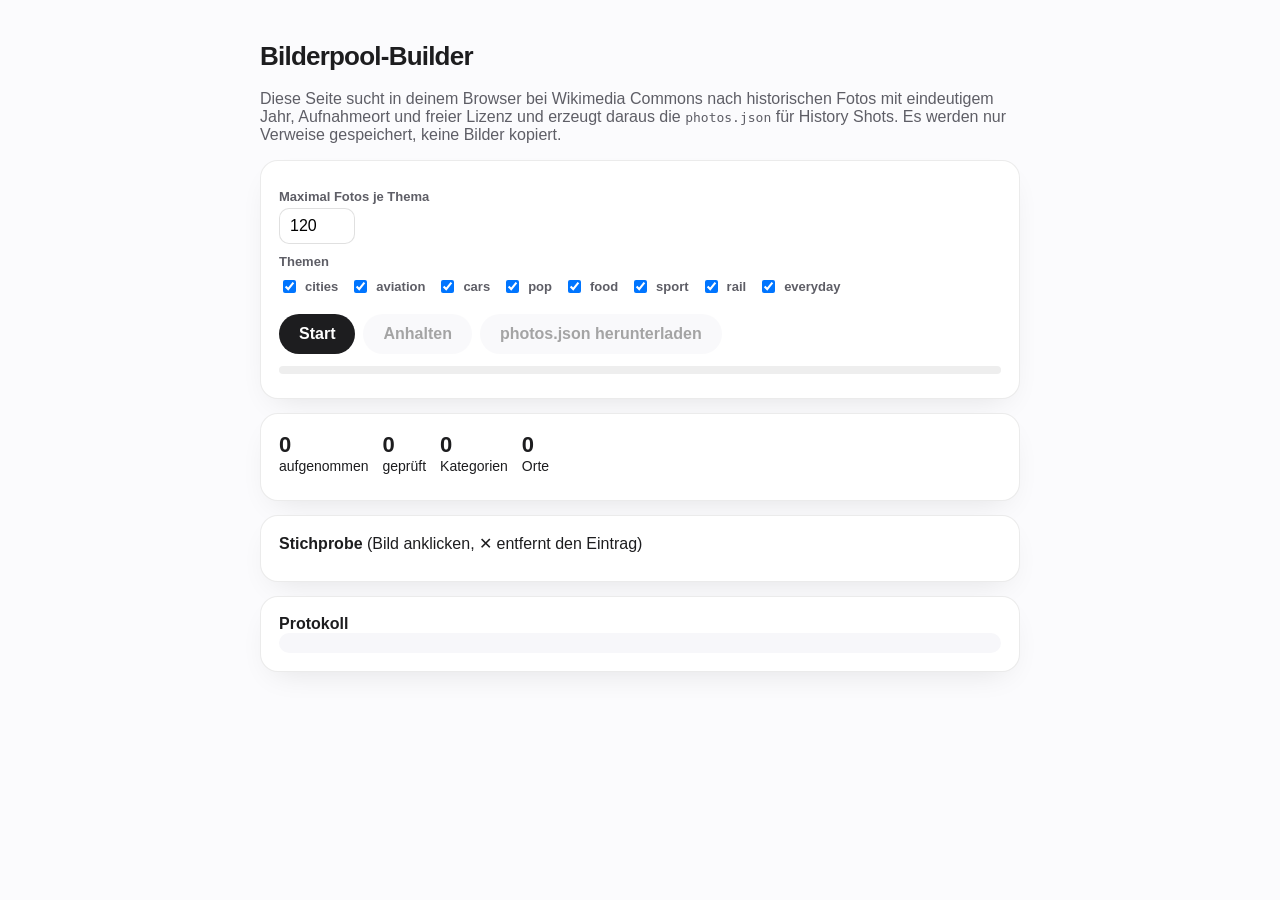
<file: games/history-shots/data/builder.html>
<!doctype html>
<html lang="de">
<head>
<meta charset="utf-8">
<meta name="viewport" content="width=device-width, initial-scale=1">
<title>History Shots · Bilderpool-Builder</title>
<meta name="robots" content="noindex">
<style>
body { font-family: -apple-system, BlinkMacSystemFont, "Segoe UI", Roboto, sans-serif; background: #fbfbfd; color: #1d1d1f; margin: 0; padding: 24px; }
.wrap { max-width: 760px; margin: 0 auto; }
h1 { font-size: 26px; letter-spacing: -.03em; }
p { color: #5e5e66; }
.card { background: #fff; border: 1px solid rgba(0,0,0,.08); border-radius: 18px; padding: 18px; margin: 14px 0; box-shadow: 0 12px 32px -14px rgba(0,0,0,.12); }
label { display: block; font-size: 13px; font-weight: 600; color: #5e5e66; margin: 10px 0 4px; }
input, select { font: inherit; padding: 8px 10px; border-radius: 10px; border: 1px solid rgba(0,0,0,.12); }
button { font: inherit; font-weight: 600; padding: 11px 20px; border-radius: 99px; border: 0; background: #1d1d1f; color: #fff; cursor: pointer; margin-right: 8px; }
button.sec { background: #f2f2f6; color: #1d1d1f; }
button:disabled { opacity: .4; }
.bar { height: 8px; border-radius: 4px; background: #eee; overflow: hidden; margin: 12px 0 6px; }
.bar i { display: block; height: 100%; width: 0; background: linear-gradient(90deg, #ff6a3d, #ffb03d); transition: width .3s; }
#log { font-family: ui-monospace, Menlo, monospace; font-size: 12px; white-space: pre-wrap; max-height: 260px; overflow: auto; background: #f7f7fa; padding: 10px; border-radius: 10px; }
.stats { display: flex; gap: 14px; flex-wrap: wrap; font-size: 14px; }
.stats b { font-size: 22px; display: block; }
.grid { display: grid; grid-template-columns: repeat(auto-fill, minmax(150px, 1fr)); gap: 8px; margin-top: 10px; }
.grid div { position: relative; border-radius: 10px; overflow: hidden; background: #ddd; aspect-ratio: 4/3; }
.grid img { width: 100%; height: 100%; object-fit: cover; }
.grid span { position: absolute; left: 0; right: 0; bottom: 0; font-size: 11px; background: rgba(0,0,0,.55); color: #fff; padding: 3px 6px; white-space: nowrap; overflow: hidden; text-overflow: ellipsis; }
.grid button { position: absolute; top: 4px; right: 4px; padding: 2px 7px; font-size: 11px; background: rgba(0,0,0,.6); }
</style>
</head>
<body>
<div class="wrap">
  <h1>Bilderpool-Builder</h1>
  <p>Diese Seite sucht in deinem Browser bei Wikimedia Commons nach historischen Fotos mit eindeutigem Jahr, Aufnahmeort und freier Lizenz und erzeugt daraus die <code>photos.json</code> für History Shots. Es werden nur Verweise gespeichert, keine Bilder kopiert.</p>

  <div class="card">
    <label>Maximal Fotos je Thema</label><input id="max" type="number" value="120" min="20" max="400">
    <label>Themen</label>
    <div id="themes"></div>
    <div style="margin-top:14px"><button id="start">Start</button><button class="sec" id="stop" disabled>Anhalten</button><button class="sec" id="dl" disabled>photos.json herunterladen</button></div>
    <div class="bar"><i id="bar"></i></div>
    <div id="status" style="font-size:13px;color:#5e5e66"></div>
  </div>

  <div class="card">
    <div class="stats"><div><b id="nKept">0</b>aufgenommen</div><div><b id="nChecked">0</b>geprüft</div><div><b id="nCats">0</b>Kategorien</div><div><b id="nGeo">0</b>Orte</div></div>
    <div id="perTheme" style="font-size:13px;color:#5e5e66;margin-top:8px"></div>
  </div>

  <div class="card"><b>Stichprobe</b> (Bild anklicken, ✕ entfernt den Eintrag)<div class="grid" id="grid"></div></div>
  <div class="card"><b>Protokoll</b><div id="log"></div></div>
</div>

<script>
const API = "https://commons.wikimedia.org/w/api.php";
const NOMI = "https://nominatim.openstreetmap.org/reverse";
const DECADES = [1890, 1900, 1910, 1920, 1930, 1940, 1950, 1960, 1970, 1980, 1990, 2000];
const YEARS = []; for (let y = 1895; y <= 2010; y++) YEARS.push(y);
const CITIES = ["Berlin", "Frankfurt am Main", "Hamburg", "Munich", "Cologne", "Vienna", "Paris", "London", "Amsterdam", "Copenhagen", "Barcelona", "Rome", "Prague", "Zurich", "Stockholm", "Lisbon", "Madrid", "Brussels", "Warsaw", "Budapest", "New York City", "Chicago", "San Francisco", "Los Angeles", "Tokyo", "Sydney", "Istanbul", "Moscow", "Athens", "Dublin", "Dresden", "Leipzig", "Stuttgart", "Düsseldorf", "Hanover", "Nuremberg", "Bremen", "Milan", "Venice", "Florence"];
const THEMES = {
  cities: ["{c} in the {d}s", "{d}s photographs of {c}", "{d}s in {c}", "Street scenes in {c} in the {d}s", "Historical images of {c}"],
  aviation: ["{y} in aviation", "Aviation in {y}", "Airports in the {d}s", "Aircraft in the {d}s", "Frankfurt Airport in the {d}s", "Berlin Tempelhof Airport in the {d}s", "Heathrow Airport in the {d}s", "Lufthansa in the {d}s", "Pan Am in the {d}s", "Airliners in the {d}s", "Airports in {y}", "Aircraft photographed in {y}"],
  cars: ["Cars photographed in {y}", "Automobiles in the {d}s", "Cars in the {d}s", "Automobiles photographed in {y}", "Traffic in the {d}s", "Petrol stations in the {d}s", "Road transport in {y}", "{y} in road transport"],
  pop: ["{y} in music", "Concerts in {y}", "Music festivals in {y}", "Cinemas in the {d}s", "Record shops in the {d}s", "Fashion in the {d}s", "Discotheques in the {d}s", "Television in the {d}s", "Youth culture in the {d}s", "Music in the {d}s"],
  food: ["Restaurants in the {d}s", "Cafés in the {d}s", "Markets in the {d}s", "Food in the {d}s", "Bakeries in the {d}s", "Street food in the {d}s", "Pubs in the {d}s", "Beer gardens in the {d}s", "Kitchens in the {d}s", "Ice cream in the {d}s", "Food in {y}", "Restaurants in {y}", "Markets in {y}"],
  sport: ["{y} in sports", "Football in {y}", "{y} in football", "Stadiums in the {d}s", "Olympic Games in {y}", "Cycling in {y}", "Motorsport in {y}", "Sport in {y}"],
  rail: ["Rail transport in {y}", "{y} in rail transport", "Railway stations in the {d}s", "Trams in the {d}s", "Trains in the {d}s", "Locomotives photographed in {y}", "Trams in {y}", "Public transport in the {d}s"],
  everyday: ["Everyday life in the {d}s", "Street scenes in the {d}s", "Children in the {d}s", "People in the {d}s", "Shops in the {d}s", "Beaches in the {d}s", "Families in the {d}s", "Schools in the {d}s", "{y} in Germany", "{y} in Austria", "{y} in Europe", "Daily life in {y}"]
};
const OK_LIC = /^(Public domain|PD|CC0|CC BY(-SA)?( \d\.\d)?( [a-z]{2})?|CC-BY(-SA)?.*|No restrictions)/i;
const BAD = /(map|karte|plan|postcard|poster|drawing|painting|gemälde|zeichnung|stamp|briefmarke|logo|diagram|chart|scan of|newspaper|magazine|cover|advert)/i;

const $ = id => document.getElementById(id);
const log = m => { const el = $("log"); el.textContent += m + "\n"; el.scrollTop = el.scrollHeight; };
let running = false, stopped = 0, pool = new Map(), checked = 0, cats = 0, geo = 0;
const sleep = ms => new Promise(r => setTimeout(r, ms));

$("themes").innerHTML = Object.keys(THEMES).map(k => '<label style="display:inline-flex;gap:6px;align-items:center;margin:4px 12px 4px 0"><input type="checkbox" value="' + k + '" checked>' + k + '</label>').join("");

async function api(p) {
  const u = API + "?origin=*&format=json&formatversion=2&action=query&" + new URLSearchParams(p);
  for (let i = 0; i < 4; i++) {
    try { const r = await fetch(u); if (r.ok) return await r.json(); } catch (e) {}
    await sleep(1500 * (i + 1));
  }
  return null;
}
async function existing(names) {
  const out = [];
  for (let i = 0; i < names.length; i += 50) {
    const r = await api({ titles: names.slice(i, i + 50).map(n => "Category:" + n).join("|"), prop: "categoryinfo" });
    for (const pg of (r?.query?.pages || [])) {
      const ci = pg.categoryinfo || {};
      if (!pg.missing && (ci.files || 0) + (ci.subcats || 0) > 0) out.push(pg.title.replace(/^Category:/, ""));
    }
  }
  return out;
}
async function members(cat, kind, cap) {
  let out = [], cont = {};
  while (true) {
    const r = await api(Object.assign({ list: "categorymembers", cmtitle: "Category:" + cat, cmtype: kind, cmlimit: "200" }, cont));
    if (!r) break;
    out = out.concat(r.query.categorymembers.map(m => m.title));
    if (r.continue && out.length < cap) cont = r.continue; else break;
  }
  return out.slice(0, cap);
}
function yearOfCat(n) { const m = n.match(/\b(1[89]\d\d|20[0-2]\d)\b/); if (!m) return null; const y = +m[1]; return new RegExp("\\b" + y + "s\\b").test(n) ? [y, y + 9] : [y, y]; }
function parseYear(s) {
  if (!s) return null; s = s.replace(/<[^>]+>/g, " ");
  if (/(circa|ca\.|c\.|approx|vor |nach |before|after|between|zwischen|\d{4}\s*[-–/]\s*\d{4}|\d{4}s|unknown|unbekannt|\?)/i.test(s)) return null;
  const m = s.match(/^\s*(1[89]\d\d|20[0-2]\d)(?:[-:/ .]|$)/); return m ? +m[1] : null;
}
const clean = (s, n) => (s || "").replace(/<[^>]+>/g, "").replace(/\s+/g, " ").trim().slice(0, n);
const geoCache = new Map();
async function placeOf(lat, lon) {
  const k = lat.toFixed(2) + "," + lon.toFixed(2); if (geoCache.has(k)) return geoCache.get(k);
  await sleep(1050);
  let p = null;
  try { const r = await (await fetch(NOMI + "?" + new URLSearchParams({ format: "jsonv2", lat, lon, zoom: 10, "accept-language": "de" }))).json(); const a = r.address || {}; const city = a.city || a.town || a.village || a.municipality || a.county || a.state || ""; p = [city, a.country].filter(Boolean).join(", ") || null; } catch (e) {}
  geoCache.set(k, p); geo++; $("nGeo").textContent = geo; return p;
}
async function md5ish(s) { const b = await crypto.subtle.digest("SHA-1", new TextEncoder().encode(s)); return [...new Uint8Array(b)].slice(0, 5).map(x => x.toString(16).padStart(2, "0")).join(""); }

function status(m, pct) { $("status").textContent = m; if (pct != null) $("bar").style.width = pct + "%"; }
function stats() {
  $("nKept").textContent = pool.size; $("nChecked").textContent = checked; $("nCats").textContent = cats;
  const c = {}; for (const p of pool.values()) p.cat.forEach(k => c[k] = (c[k] || 0) + 1);
  $("perTheme").textContent = Object.entries(c).map(([k, v]) => k + ": " + v).join(" · ");
  $("dl").disabled = !pool.size;
}
function showSample(p) {
  const g = $("grid"); if (g.children.length > 60) g.removeChild(g.firstChild);
  const d = document.createElement("div");
  d.innerHTML = '<img loading="lazy" src="https://commons.wikimedia.org/wiki/Special:FilePath/' + encodeURIComponent(p.file.slice(5)) + '?width=300" alt=""><span>' + p.year + ' · ' + (p.place || "?") + '</span><button>✕</button>';
  d.querySelector("button").onclick = () => { pool.delete(p.file); d.remove(); stats(); };
  d.querySelector("img").onclick = () => window.open("https://commons.wikimedia.org/wiki/" + encodeURIComponent(p.file), "_blank");
  g.appendChild(d);
}

async function run() {
  running = true; stopped = 0; $("start").disabled = true; $("stop").disabled = false;
  const max = +$("max").value || 120;
  const themes = [...document.querySelectorAll("#themes input:checked")].map(i => i.value);
  const cand = new Map();
  for (const theme of themes) {
    if (!running) break;
    status("Kategorien suchen: " + theme, 2);
    let names = new Set();
    for (const pat of THEMES[theme]) {
      if (pat.includes("{c}")) for (const c of CITIES) { if (pat.includes("{d}")) DECADES.forEach(d => names.add(pat.replace("{c}", c).replace("{d}", d))); else names.add(pat.replace("{c}", c)); }
      else if (pat.includes("{d}")) DECADES.forEach(d => names.add(pat.replace("{d}", d)));
      else if (pat.includes("{y}")) YEARS.forEach(y => names.add(pat.replace("{y}", y)));
    }
    const ex = await existing([...names]); cats += ex.length; stats();
    log("[" + theme + "] " + ex.length + " Kategorien");
    let n0 = cand.size;
    for (const cat of ex) {
      if (!running || cand.size - n0 > max * 25) break;
      const rng = yearOfCat(cat);
      let files = await members(cat, "file", 300);
      for (const sub of (await members(cat, "subcat", 40))) {
        const sr = yearOfCat(sub.replace("Category:", ""));
        if (rng && sr && (sr[1] < rng[0] || sr[0] > rng[1])) continue;
        files = files.concat(await members(sub.replace("Category:", ""), "file", 120));
      }
      for (const f of files) {
        if (!/\.(jpe?g|png)$/i.test(f) || BAD.test(f)) continue;
        const e = cand.get(f) || { themes: new Set(), rng: null };
        e.themes.add(theme);
        if (rng) e.rng = e.rng ? [Math.max(rng[0], e.rng[0]), Math.min(rng[1], e.rng[1])] : rng;
        cand.set(f, e);
      }
      status("Kategorien lesen: " + theme + " · " + cat + " · " + cand.size + " Kandidaten", 5);
    }
    log("[" + theme + "] Kandidaten: " + (cand.size - n0));
  }
  if (stopped < 2) running = true;
  const titles = [...cand.keys()].filter(f => !pool.has(f));
  log("Metadaten prüfen für " + titles.length + " Dateien");
  for (let i = 0; i < titles.length && running; i += 50) {
    const r = await api({ titles: titles.slice(i, i + 50).join("|"), prop: "imageinfo|coordinates|categories", iiprop: "url|size|mime|extmetadata", iiextmetadatafilter: "DateTimeOriginal|LicenseShortName|Artist|Credit|ImageDescription|ObjectName", coprop: "type|primary", colimit: "max", cllimit: "50" });
    for (const pg of (r?.query?.pages || [])) {
      checked++;
      const f = pg.title, ii = (pg.imageinfo || [{}])[0], md = {}; for (const k in (ii.extmetadata || {})) md[k] = ii.extmetadata[k].value;
      const year = parseYear(md.DateTimeOriginal); if (!year) continue;
      const rng = cand.get(f).rng; if (rng && !(rng[0] <= year && year <= rng[1])) continue;
      const co = (pg.coordinates || []).filter(c => c.primary || !c.type || c.type === "camera"); if (!co.length) continue;
      const lic = md.LicenseShortName || ""; if (!OK_LIC.test(lic)) continue;
      if (!["image/jpeg", "image/png"].includes(ii.mime) || (ii.width || 0) < 700) continue;
      const cs = (pg.categories || []).map(c => c.title).join(" "); if (BAD.test(cs) && !/photograph/i.test(cs)) continue;
      const lat = co[0].lat, lon = co[0].lon; if (Math.abs(lat) < .01 && Math.abs(lon) < .01) continue;
      const title = clean(md.ObjectName || md.ImageDescription || f.slice(5, -4), 90);
      pool.set(f, { id: await md5ish(f), file: f, year, lat: +lat.toFixed(5), lon: +lon.toFixed(5), cat: [...cand.get(f).themes].sort(), title: { de: title, en: title }, place: null, author: clean(md.Artist || md.Credit || "", 60) || "unbekannt", license: clean(lic, 30), w: ii.width, h: ii.height });
    }
    status("Metadaten prüfen " + Math.min(i + 50, titles.length) + "/" + titles.length + " · " + pool.size + " aufgenommen", 10 + 50 * (i / titles.length));
    stats();
  }
  // Je Thema begrenzen
  const per = {}; const keep = new Map();
  for (const p of [...pool.values()].sort((a, b) => a.cat.length - b.cat.length || a.id.localeCompare(b.id))) {
    if (p.cat.some(c => (per[c] || 0) < max)) { keep.set(p.file, p); p.cat.forEach(c => per[c] = (per[c] || 0) + 1); }
  }
  pool = keep; stats();
  const need = [...pool.values()].filter(p => !p.place);
  log("Orte nachschlagen für " + need.length + " Fotos (1 pro Sekunde)");
  for (let k = 0; k < need.length && running; k++) {
    const p = need[k]; p.place = (await placeOf(p.lat, p.lon)) || (p.lat.toFixed(2) + ", " + p.lon.toFixed(2));
    if (k % 3 === 0) showSample(p);
    status("Orte nachschlagen " + (k + 1) + "/" + need.length, 60 + 40 * (k / need.length));
  }
  status(stopped === 0 ? "Fertig: " + pool.size + " Fotos. Jetzt herunterladen." : "Angehalten: " + pool.size + " Fotos bisher.", 100);
  running = false; $("start").disabled = false; $("stop").disabled = true; stats();
}
$("start").onclick = () => run().catch(e => { log("Fehler: " + e); running = false; $("start").disabled = false; $("stop").disabled = true; });
$("stop").onclick = () => { stopped++; running = false; if (stopped === 1) status("Angehalten: bereits gefundene Fotos werden noch geprüft und bekommen Orte. Nochmal „Anhalten“ bricht ganz ab."); };
$("dl").onclick = () => {
  const photos = [...pool.values()].filter(p => p.place).sort((a, b) => a.id.localeCompare(b.id));
  const blob = new Blob([JSON.stringify({ updated: new Date().toISOString().slice(0, 10), note: "Verweise auf Wikimedia Commons, erzeugt mit builder.html", photos }, null, 0)], { type: "application/json" });
  const a = document.createElement("a"); a.href = URL.createObjectURL(blob); a.download = "photos.json"; a.click();
};
</script>
</body>
</html>
</file>
<file: games/airline-manager/lib/maplibre-gl.css>
.maplibregl-map{font:12px/20px Helvetica Neue,Arial,Helvetica,sans-serif;overflow:hidden;position:relative;-webkit-tap-highlight-color:rgb(0 0 0/0);-webkit-touch-callout:none}.maplibregl-canvas{position:absolute;left:0;top:0}.maplibregl-map:fullscreen{width:100%;height:100%}.maplibregl-ctrl-group button.maplibregl-ctrl-compass{touch-action:none}.maplibregl-canvas-container.maplibregl-interactive,.maplibregl-ctrl-group button.maplibregl-ctrl-compass{cursor:grab;-webkit-user-select:none;-moz-user-select:none;user-select:none}.maplibregl-canvas-container.maplibregl-interactive.maplibregl-track-pointer{cursor:pointer}.maplibregl-canvas-container.maplibregl-interactive:active,.maplibregl-ctrl-group button.maplibregl-ctrl-compass:active{cursor:grabbing}.maplibregl-canvas-container.maplibregl-touch-zoom-rotate,.maplibregl-canvas-container.maplibregl-touch-zoom-rotate .maplibregl-canvas{touch-action:pan-x pan-y}.maplibregl-canvas-container.maplibregl-touch-drag-pan,.maplibregl-canvas-container.maplibregl-touch-drag-pan .maplibregl-canvas{touch-action:pinch-zoom}.maplibregl-canvas-container.maplibregl-touch-zoom-rotate.maplibregl-touch-drag-pan,.maplibregl-canvas-container.maplibregl-touch-zoom-rotate.maplibregl-touch-drag-pan .maplibregl-canvas{touch-action:none}.maplibregl-canvas-container.maplibregl-touch-drag-pan.maplibregl-cooperative-gestures,.maplibregl-canvas-container.maplibregl-touch-drag-pan.maplibregl-cooperative-gestures .maplibregl-canvas{touch-action:pan-x pan-y}.maplibregl-ctrl-bottom-left,.maplibregl-ctrl-bottom-right,.maplibregl-ctrl-top-left,.maplibregl-ctrl-top-right{position:absolute;pointer-events:none;z-index:2}.maplibregl-ctrl-top-left{top:0;left:0}.maplibregl-ctrl-top-right{top:0;right:0}.maplibregl-ctrl-bottom-left{bottom:0;left:0}.maplibregl-ctrl-bottom-right{right:0;bottom:0}.maplibregl-ctrl{clear:both;pointer-events:auto;transform:translate(0)}.maplibregl-ctrl-top-left .maplibregl-ctrl{margin:10px 0 0 10px;float:left}.maplibregl-ctrl-top-right .maplibregl-ctrl{margin:10px 10px 0 0;float:right}.maplibregl-ctrl-bottom-left .maplibregl-ctrl{margin:0 0 10px 10px;float:left}.maplibregl-ctrl-bottom-right .maplibregl-ctrl{margin:0 10px 10px 0;float:right}.maplibregl-ctrl-group{border-radius:4px;background:#fff}.maplibregl-ctrl-group:not(:empty){box-shadow:0 0 0 2px rgba(0,0,0,.1)}.maplibregl-ctrl-group button{width:29px;height:29px;display:block;padding:0;outline:none;border:0;box-sizing:border-box;background-color:transparent;cursor:pointer}.maplibregl-ctrl button{-webkit-user-select:none;-moz-user-select:none;user-select:none}.maplibregl-ctrl-group button+button{border-top:1px solid #ddd}.maplibregl-ctrl button .maplibregl-ctrl-icon{display:block;width:100%;height:100%;background-repeat:no-repeat;background-position:50%}@media(forced-colors:active){.maplibregl-ctrl-group:not(:empty){box-shadow:0 0 0 2px ButtonText}.maplibregl-ctrl-icon{background-color:transparent}.maplibregl-ctrl-group button+button{border-top:1px solid buttontext}}.maplibregl-ctrl button::-moz-focus-inner{border:0;padding:0}.maplibregl-ctrl-attrib-button:focus,.maplibregl-ctrl-group button:focus{box-shadow:0 0 2px 2px #0096ff}.maplibregl-ctrl button:disabled{cursor:not-allowed}.maplibregl-ctrl button:disabled .maplibregl-ctrl-icon{opacity:.25}@media(hover:hover){.maplibregl-ctrl button:not(:disabled):hover{background-color:rgba(0,0,0,.05)}}.maplibregl-ctrl button:not(:disabled):active{background-color:rgba(0,0,0,.05)}.maplibregl-ctrl-group button:focus:focus-visible{box-shadow:0 0 2px 2px #0096ff}.maplibregl-ctrl-group button:focus:not(:focus-visible){box-shadow:none}.maplibregl-ctrl-group button:focus:first-child{border-radius:4px 4px 0 0}.maplibregl-ctrl-group button:focus:last-child{border-radius:0 0 4px 4px}.maplibregl-ctrl-group button:focus:only-child{border-radius:inherit}.maplibregl-ctrl button.maplibregl-ctrl-zoom-out .maplibregl-ctrl-icon{background-image:url("data:image/svg+xml;charset=utf-8,%3Csvg xmlns='http://www.w3.org/2000/svg' width='29' height='29' viewBox='0 0 29 29' fill='%23333'%3E %3Cpath d='M10 13c-.75 0-1.5.75-1.5 1.5S9.25 16 10 16h9c.75 0 1.5-.75 1.5-1.5S19.75 13 19 13z'/%3E %3C/svg%3E")}.maplibregl-ctrl button.maplibregl-ctrl-zoom-in .maplibregl-ctrl-icon{background-image:url("data:image/svg+xml;charset=utf-8,%3Csvg xmlns='http://www.w3.org/2000/svg' width='29' height='29' viewBox='0 0 29 29' fill='%23333'%3E %3Cpath d='M14.5 8.5c-.75 0-1.5.75-1.5 1.5v3h-3c-.75 0-1.5.75-1.5 1.5S9.25 16 10 16h3v3c0 .75.75 1.5 1.5 1.5S16 19.75 16 19v-3h3c.75 0 1.5-.75 1.5-1.5S19.75 13 19 13h-3v-3c0-.75-.75-1.5-1.5-1.5'/%3E %3C/svg%3E")}@media(forced-colors:active){.maplibregl-ctrl button.maplibregl-ctrl-zoom-out .maplibregl-ctrl-icon{background-image:url("data:image/svg+xml;charset=utf-8,%3Csvg xmlns='http://www.w3.org/2000/svg' width='29' height='29' viewBox='0 0 29 29' fill='%23fff'%3E %3Cpath d='M10 13c-.75 0-1.5.75-1.5 1.5S9.25 16 10 16h9c.75 0 1.5-.75 1.5-1.5S19.75 13 19 13z'/%3E %3C/svg%3E")}.maplibregl-ctrl button.maplibregl-ctrl-zoom-in .maplibregl-ctrl-icon{background-image:url("data:image/svg+xml;charset=utf-8,%3Csvg xmlns='http://www.w3.org/2000/svg' width='29' height='29' viewBox='0 0 29 29' fill='%23fff'%3E %3Cpath d='M14.5 8.5c-.75 0-1.5.75-1.5 1.5v3h-3c-.75 0-1.5.75-1.5 1.5S9.25 16 10 16h3v3c0 .75.75 1.5 1.5 1.5S16 19.75 16 19v-3h3c.75 0 1.5-.75 1.5-1.5S19.75 13 19 13h-3v-3c0-.75-.75-1.5-1.5-1.5'/%3E %3C/svg%3E")}}@media(forced-colors:active) and (prefers-color-scheme:light){.maplibregl-ctrl button.maplibregl-ctrl-zoom-out .maplibregl-ctrl-icon{background-image:url("data:image/svg+xml;charset=utf-8,%3Csvg xmlns='http://www.w3.org/2000/svg' width='29' height='29' viewBox='0 0 29 29' fill='%23000'%3E %3Cpath d='M10 13c-.75 0-1.5.75-1.5 1.5S9.25 16 10 16h9c.75 0 1.5-.75 1.5-1.5S19.75 13 19 13z'/%3E %3C/svg%3E")}.maplibregl-ctrl button.maplibregl-ctrl-zoom-in .maplibregl-ctrl-icon{background-image:url("data:image/svg+xml;charset=utf-8,%3Csvg xmlns='http://www.w3.org/2000/svg' width='29' height='29' viewBox='0 0 29 29' fill='%23000'%3E %3Cpath d='M14.5 8.5c-.75 0-1.5.75-1.5 1.5v3h-3c-.75 0-1.5.75-1.5 1.5S9.25 16 10 16h3v3c0 .75.75 1.5 1.5 1.5S16 19.75 16 19v-3h3c.75 0 1.5-.75 1.5-1.5S19.75 13 19 13h-3v-3c0-.75-.75-1.5-1.5-1.5'/%3E %3C/svg%3E")}}.maplibregl-ctrl button.maplibregl-ctrl-fullscreen .maplibregl-ctrl-icon{background-image:url("data:image/svg+xml;charset=utf-8,%3Csvg xmlns='http://www.w3.org/2000/svg' width='29' height='29' viewBox='0 0 29 29' fill='%23333'%3E %3Cpath d='M24 16v5.5c0 1.75-.75 2.5-2.5 2.5H16v-1l3-1.5-4-5.5 1-1 5.5 4 1.5-3zM6 16l1.5 3 5.5-4 1 1-4 5.5 3 1.5v1H7.5C5.75 24 5 23.25 5 21.5V16zm7-11v1l-3 1.5 4 5.5-1 1-5.5-4L6 13H5V7.5C5 5.75 5.75 5 7.5 5zm11 2.5c0-1.75-.75-2.5-2.5-2.5H16v1l3 1.5-4 5.5 1 1 5.5-4 1.5 3h1z'/%3E %3C/svg%3E")}.maplibregl-ctrl button.maplibregl-ctrl-shrink .maplibregl-ctrl-icon{background-image:url("data:image/svg+xml;charset=utf-8,%3Csvg xmlns='http://www.w3.org/2000/svg' width='29' height='29' viewBox='0 0 29 29'%3E %3Cpath d='M18.5 16c-1.75 0-2.5.75-2.5 2.5V24h1l1.5-3 5.5 4 1-1-4-5.5 3-1.5v-1zM13 18.5c0-1.75-.75-2.5-2.5-2.5H5v1l3 1.5L4 24l1 1 5.5-4 1.5 3h1zm3-8c0 1.75.75 2.5 2.5 2.5H24v-1l-3-1.5L25 5l-1-1-5.5 4L17 5h-1zM10.5 13c1.75 0 2.5-.75 2.5-2.5V5h-1l-1.5 3L5 4 4 5l4 5.5L5 12v1z'/%3E %3C/svg%3E")}@media(forced-colors:active){.maplibregl-ctrl button.maplibregl-ctrl-fullscreen .maplibregl-ctrl-icon{background-image:url("data:image/svg+xml;charset=utf-8,%3Csvg xmlns='http://www.w3.org/2000/svg' width='29' height='29' viewBox='0 0 29 29' fill='%23fff'%3E %3Cpath d='M24 16v5.5c0 1.75-.75 2.5-2.5 2.5H16v-1l3-1.5-4-5.5 1-1 5.5 4 1.5-3zM6 16l1.5 3 5.5-4 1 1-4 5.5 3 1.5v1H7.5C5.75 24 5 23.25 5 21.5V16zm7-11v1l-3 1.5 4 5.5-1 1-5.5-4L6 13H5V7.5C5 5.75 5.75 5 7.5 5zm11 2.5c0-1.75-.75-2.5-2.5-2.5H16v1l3 1.5-4 5.5 1 1 5.5-4 1.5 3h1z'/%3E %3C/svg%3E")}.maplibregl-ctrl button.maplibregl-ctrl-shrink .maplibregl-ctrl-icon{background-image:url("data:image/svg+xml;charset=utf-8,%3Csvg xmlns='http://www.w3.org/2000/svg' width='29' height='29' viewBox='0 0 29 29' fill='%23fff'%3E %3Cpath d='M18.5 16c-1.75 0-2.5.75-2.5 2.5V24h1l1.5-3 5.5 4 1-1-4-5.5 3-1.5v-1zM13 18.5c0-1.75-.75-2.5-2.5-2.5H5v1l3 1.5L4 24l1 1 5.5-4 1.5 3h1zm3-8c0 1.75.75 2.5 2.5 2.5H24v-1l-3-1.5L25 5l-1-1-5.5 4L17 5h-1zM10.5 13c1.75 0 2.5-.75 2.5-2.5V5h-1l-1.5 3L5 4 4 5l4 5.5L5 12v1z'/%3E %3C/svg%3E")}}@media(forced-colors:active) and (prefers-color-scheme:light){.maplibregl-ctrl button.maplibregl-ctrl-fullscreen .maplibregl-ctrl-icon{background-image:url("data:image/svg+xml;charset=utf-8,%3Csvg xmlns='http://www.w3.org/2000/svg' width='29' height='29' viewBox='0 0 29 29' fill='%23000'%3E %3Cpath d='M24 16v5.5c0 1.75-.75 2.5-2.5 2.5H16v-1l3-1.5-4-5.5 1-1 5.5 4 1.5-3zM6 16l1.5 3 5.5-4 1 1-4 5.5 3 1.5v1H7.5C5.75 24 5 23.25 5 21.5V16zm7-11v1l-3 1.5 4 5.5-1 1-5.5-4L6 13H5V7.5C5 5.75 5.75 5 7.5 5zm11 2.5c0-1.75-.75-2.5-2.5-2.5H16v1l3 1.5-4 5.5 1 1 5.5-4 1.5 3h1z'/%3E %3C/svg%3E")}.maplibregl-ctrl button.maplibregl-ctrl-shrink .maplibregl-ctrl-icon{background-image:url("data:image/svg+xml;charset=utf-8,%3Csvg xmlns='http://www.w3.org/2000/svg' width='29' height='29' viewBox='0 0 29 29' fill='%23000'%3E %3Cpath d='M18.5 16c-1.75 0-2.5.75-2.5 2.5V24h1l1.5-3 5.5 4 1-1-4-5.5 3-1.5v-1zM13 18.5c0-1.75-.75-2.5-2.5-2.5H5v1l3 1.5L4 24l1 1 5.5-4 1.5 3h1zm3-8c0 1.75.75 2.5 2.5 2.5H24v-1l-3-1.5L25 5l-1-1-5.5 4L17 5h-1zM10.5 13c1.75 0 2.5-.75 2.5-2.5V5h-1l-1.5 3L5 4 4 5l4 5.5L5 12v1z'/%3E %3C/svg%3E")}}.maplibregl-ctrl button.maplibregl-ctrl-compass .maplibregl-ctrl-icon{background-image:url("data:image/svg+xml;charset=utf-8,%3Csvg xmlns='http://www.w3.org/2000/svg' width='29' height='29' viewBox='0 0 29 29' fill='%23333'%3E %3Cpath d='m10.5 14 4-8 4 8z'/%3E %3Cpath fill='%23ccc' d='m10.5 16 4 8 4-8z'/%3E %3C/svg%3E")}@media(forced-colors:active){.maplibregl-ctrl button.maplibregl-ctrl-compass .maplibregl-ctrl-icon{background-image:url("data:image/svg+xml;charset=utf-8,%3Csvg xmlns='http://www.w3.org/2000/svg' width='29' height='29' viewBox='0 0 29 29' fill='%23fff'%3E %3Cpath d='m10.5 14 4-8 4 8z'/%3E %3Cpath fill='%23ccc' d='m10.5 16 4 8 4-8z'/%3E %3C/svg%3E")}}@media(forced-colors:active) and (prefers-color-scheme:light){.maplibregl-ctrl button.maplibregl-ctrl-compass .maplibregl-ctrl-icon{background-image:url("data:image/svg+xml;charset=utf-8,%3Csvg xmlns='http://www.w3.org/2000/svg' width='29' height='29' viewBox='0 0 29 29' fill='%23000'%3E %3Cpath d='m10.5 14 4-8 4 8z'/%3E %3Cpath fill='%23ccc' d='m10.5 16 4 8 4-8z'/%3E %3C/svg%3E")}}.maplibregl-ctrl button.maplibregl-ctrl-globe .maplibregl-ctrl-icon{background-image:url("data:image/svg+xml;charset=utf-8,%3Csvg xmlns='http://www.w3.org/2000/svg' width='22' height='22' fill='none' viewBox='0 0 22 22' stroke='%23333'%3E %3Ccircle cx='11' cy='11' r='8.5'/%3E %3Cpath d='M17.5 11c0 4.819-3.02 8.5-6.5 8.5S4.5 15.819 4.5 11 7.52 2.5 11 2.5s6.5 3.681 6.5 8.5Z'/%3E %3Cpath d='M13.5 11c0 2.447-.331 4.64-.853 6.206-.262.785-.562 1.384-.872 1.777-.314.399-.58.517-.775.517-.195 0-.461-.118-.775-.517-.31-.393-.61-.992-.872-1.777C8.831 15.64 8.5 13.446 8.5 11c0-2.447.331-4.64.853-6.206.262-.785.562-1.384.872-1.777.314-.399.58-.517.775-.517.195 0 .461.118.775.517.31.393.61.992.872 1.777.522 1.565.853 3.76.853 6.206Z'/%3E %3Cpath d='M11 7.5c-1.909 0-3.622-.166-4.845-.428-.616-.132-1.08-.283-1.379-.434a1.333 1.333 0 0 1-.224-.138c.047-.038.12-.085.224-.138.299-.151.763-.302 1.379-.434C7.378 5.666 9.091 5.5 11 5.5c1.909 0 3.622.166 4.845.428.616.132 1.08.283 1.379.434.105.053.177.1.224.138-.047.038-.12.085-.224.138-.299.151-.763.302-1.379.434-1.223.262-2.936.428-4.845.428ZM4.486 6.436ZM11 16.5c-1.909 0-3.622-.166-4.845-.428-.616-.132-1.08-.283-1.379-.434a1.33 1.33 0 0 1-.224-.138 1.33 1.33 0 0 1 .224-.138c.299-.151.763-.302 1.379-.434C7.378 14.666 9.091 14.5 11 14.5c1.909 0 3.622.166 4.845.428.616.132 1.08.283 1.379.434.105.053.177.1.224.138a1.33 1.33 0 0 1-.224.138c-.299.151-.763.302-1.379.434-1.223.262-2.936.428-4.845.428Zm-6.514-1.064ZM11 12.5c-2.46 0-4.672-.222-6.255-.574-.796-.177-1.406-.38-1.805-.59a1.465 1.465 0 0 1-.39-.272.293.293 0 0 1-.047-.064.293.293 0 0 1 .048-.064c.066-.073.189-.167.389-.272.399-.21 1.009-.413 1.805-.59C6.328 9.722 8.54 9.5 11 9.5s4.672.222 6.256.574c.795.177 1.405.38 1.804.59.2.105.323.2.39.272a.33.33 0 0 1 .047.064.293.293 0 0 1-.048.064 1.435 1.435 0 0 1-.389.272c-.399.21-1.009.413-1.804.59-1.584.352-3.796.574-6.256.574Zm-8.501-1.51v.002-.002Zm0 .018v.002-.002Zm17.002.002v-.002.002Zm0-.018v-.002.002Z'/%3E %3C/svg%3E")}.maplibregl-ctrl button.maplibregl-ctrl-globe-enabled .maplibregl-ctrl-icon{background-image:url("data:image/svg+xml;charset=utf-8,%3Csvg xmlns='http://www.w3.org/2000/svg' width='22' height='22' fill='none' viewBox='0 0 22 22' stroke='%2333b5e5'%3E %3Ccircle cx='11' cy='11' r='8.5'/%3E %3Cpath d='M17.5 11c0 4.819-3.02 8.5-6.5 8.5S4.5 15.819 4.5 11 7.52 2.5 11 2.5s6.5 3.681 6.5 8.5Z'/%3E %3Cpath d='M13.5 11c0 2.447-.331 4.64-.853 6.206-.262.785-.562 1.384-.872 1.777-.314.399-.58.517-.775.517-.195 0-.461-.118-.775-.517-.31-.393-.61-.992-.872-1.777C8.831 15.64 8.5 13.446 8.5 11c0-2.447.331-4.64.853-6.206.262-.785.562-1.384.872-1.777.314-.399.58-.517.775-.517.195 0 .461.118.775.517.31.393.61.992.872 1.777.522 1.565.853 3.76.853 6.206Z'/%3E %3Cpath d='M11 7.5c-1.909 0-3.622-.166-4.845-.428-.616-.132-1.08-.283-1.379-.434a1.333 1.333 0 0 1-.224-.138c.047-.038.12-.085.224-.138.299-.151.763-.302 1.379-.434C7.378 5.666 9.091 5.5 11 5.5c1.909 0 3.622.166 4.845.428.616.132 1.08.283 1.379.434.105.053.177.1.224.138-.047.038-.12.085-.224.138-.299.151-.763.302-1.379.434-1.223.262-2.936.428-4.845.428ZM4.486 6.436ZM11 16.5c-1.909 0-3.622-.166-4.845-.428-.616-.132-1.08-.283-1.379-.434a1.33 1.33 0 0 1-.224-.138 1.33 1.33 0 0 1 .224-.138c.299-.151.763-.302 1.379-.434C7.378 14.666 9.091 14.5 11 14.5c1.909 0 3.622.166 4.845.428.616.132 1.08.283 1.379.434.105.053.177.1.224.138a1.33 1.33 0 0 1-.224.138c-.299.151-.763.302-1.379.434-1.223.262-2.936.428-4.845.428Zm-6.514-1.064ZM11 12.5c-2.46 0-4.672-.222-6.255-.574-.796-.177-1.406-.38-1.805-.59a1.465 1.465 0 0 1-.39-.272.293.293 0 0 1-.047-.064.293.293 0 0 1 .048-.064c.066-.073.189-.167.389-.272.399-.21 1.009-.413 1.805-.59C6.328 9.722 8.54 9.5 11 9.5s4.672.222 6.256.574c.795.177 1.405.38 1.804.59.2.105.323.2.39.272a.33.33 0 0 1 .047.064.293.293 0 0 1-.048.064 1.435 1.435 0 0 1-.389.272c-.399.21-1.009.413-1.804.59-1.584.352-3.796.574-6.256.574Zm-8.501-1.51v.002-.002Zm0 .018v.002-.002Zm17.002.002v-.002.002Zm0-.018v-.002.002Z'/%3E %3C/svg%3E")}.maplibregl-ctrl button.maplibregl-ctrl-terrain .maplibregl-ctrl-icon{background-image:url("data:image/svg+xml;charset=utf-8,%3Csvg xmlns='http://www.w3.org/2000/svg' width='22' height='22' viewBox='0 0 22 22' fill='%23333'%3E %3Cpath d='m1.754 13.406 4.453-4.851 3.09 3.09 3.281 3.277.969-.969-3.309-3.312 3.844-4.121 6.148 6.886h1.082v-.855l-7.207-8.07-4.84 5.187L6.169 6.57l-5.48 5.965v.871ZM.688 16.844h20.625v1.375H.688Zm0 0'/%3E %3C/svg%3E")}.maplibregl-ctrl button.maplibregl-ctrl-terrain-enabled .maplibregl-ctrl-icon{background-image:url("data:image/svg+xml;charset=utf-8,%3Csvg xmlns='http://www.w3.org/2000/svg' width='22' height='22' viewBox='0 0 22 22' fill='%2333b5e5'%3E %3Cpath d='m1.754 13.406 4.453-4.851 3.09 3.09 3.281 3.277.969-.969-3.309-3.312 3.844-4.121 6.148 6.886h1.082v-.855l-7.207-8.07-4.84 5.187L6.169 6.57l-5.48 5.965v.871ZM.688 16.844h20.625v1.375H.688Zm0 0'/%3E %3C/svg%3E")}.maplibregl-ctrl button.maplibregl-ctrl-geolocate .maplibregl-ctrl-icon{background-image:url("data:image/svg+xml;charset=utf-8,%3Csvg xmlns='http://www.w3.org/2000/svg' width='29' height='29' viewBox='0 0 20 20' fill='%23333'%3E %3Cpath d='M10 4C9 4 9 5 9 5v.1A5 5 0 0 0 5.1 9H5s-1 0-1 1 1 1 1 1h.1A5 5 0 0 0 9 14.9v.1s0 1 1 1 1-1 1-1v-.1a5 5 0 0 0 3.9-3.9h.1s1 0 1-1-1-1-1-1h-.1A5 5 0 0 0 11 5.1V5s0-1-1-1m0 2.5a3.5 3.5 0 1 1 0 7 3.5 3.5 0 1 1 0-7'/%3E %3Ccircle id='dot' cx='10' cy='10' r='2'/%3E %3Cpath id='stroke' d='m14 5 1 1-9 9-1-1z' display='none'/%3E %3C/svg%3E")}.maplibregl-ctrl button.maplibregl-ctrl-geolocate:disabled .maplibregl-ctrl-icon{background-image:url("data:image/svg+xml;charset=utf-8,%3Csvg xmlns='http://www.w3.org/2000/svg' width='29' height='29' viewBox='0 0 20 20' fill='%23aaa'%3E %3Cpath d='M10 4C9 4 9 5 9 5v.1A5 5 0 0 0 5.1 9H5s-1 0-1 1 1 1 1 1h.1A5 5 0 0 0 9 14.9v.1s0 1 1 1 1-1 1-1v-.1a5 5 0 0 0 3.9-3.9h.1s1 0 1-1-1-1-1-1h-.1A5 5 0 0 0 11 5.1V5s0-1-1-1m0 2.5a3.5 3.5 0 1 1 0 7 3.5 3.5 0 1 1 0-7'/%3E %3Ccircle id='dot' cx='10' cy='10' r='2'/%3E %3Cpath id='stroke' d='m14 5 1 1-9 9-1-1z' fill='%23f00'/%3E %3C/svg%3E")}.maplibregl-ctrl button.maplibregl-ctrl-geolocate.maplibregl-ctrl-geolocate-active .maplibregl-ctrl-icon{background-image:url("data:image/svg+xml;charset=utf-8,%3Csvg xmlns='http://www.w3.org/2000/svg' width='29' height='29' viewBox='0 0 20 20' fill='%2333b5e5'%3E %3Cpath d='M10 4C9 4 9 5 9 5v.1A5 5 0 0 0 5.1 9H5s-1 0-1 1 1 1 1 1h.1A5 5 0 0 0 9 14.9v.1s0 1 1 1 1-1 1-1v-.1a5 5 0 0 0 3.9-3.9h.1s1 0 1-1-1-1-1-1h-.1A5 5 0 0 0 11 5.1V5s0-1-1-1m0 2.5a3.5 3.5 0 1 1 0 7 3.5 3.5 0 1 1 0-7'/%3E %3Ccircle id='dot' cx='10' cy='10' r='2'/%3E %3Cpath id='stroke' d='m14 5 1 1-9 9-1-1z' display='none'/%3E %3C/svg%3E")}.maplibregl-ctrl button.maplibregl-ctrl-geolocate.maplibregl-ctrl-geolocate-active-error .maplibregl-ctrl-icon{background-image:url("data:image/svg+xml;charset=utf-8,%3Csvg xmlns='http://www.w3.org/2000/svg' width='29' height='29' viewBox='0 0 20 20' fill='%23e58978'%3E %3Cpath d='M10 4C9 4 9 5 9 5v.1A5 5 0 0 0 5.1 9H5s-1 0-1 1 1 1 1 1h.1A5 5 0 0 0 9 14.9v.1s0 1 1 1 1-1 1-1v-.1a5 5 0 0 0 3.9-3.9h.1s1 0 1-1-1-1-1-1h-.1A5 5 0 0 0 11 5.1V5s0-1-1-1m0 2.5a3.5 3.5 0 1 1 0 7 3.5 3.5 0 1 1 0-7'/%3E %3Ccircle id='dot' cx='10' cy='10' r='2'/%3E %3Cpath id='stroke' d='m14 5 1 1-9 9-1-1z' display='none'/%3E %3C/svg%3E")}.maplibregl-ctrl button.maplibregl-ctrl-geolocate.maplibregl-ctrl-geolocate-background .maplibregl-ctrl-icon{background-image:url("data:image/svg+xml;charset=utf-8,%3Csvg xmlns='http://www.w3.org/2000/svg' width='29' height='29' viewBox='0 0 20 20' fill='%2333b5e5'%3E %3Cpath d='M10 4C9 4 9 5 9 5v.1A5 5 0 0 0 5.1 9H5s-1 0-1 1 1 1 1 1h.1A5 5 0 0 0 9 14.9v.1s0 1 1 1 1-1 1-1v-.1a5 5 0 0 0 3.9-3.9h.1s1 0 1-1-1-1-1-1h-.1A5 5 0 0 0 11 5.1V5s0-1-1-1m0 2.5a3.5 3.5 0 1 1 0 7 3.5 3.5 0 1 1 0-7'/%3E %3Ccircle id='dot' cx='10' cy='10' r='2' display='none'/%3E %3Cpath id='stroke' d='m14 5 1 1-9 9-1-1z' display='none'/%3E %3C/svg%3E")}.maplibregl-ctrl button.maplibregl-ctrl-geolocate.maplibregl-ctrl-geolocate-background-error .maplibregl-ctrl-icon{background-image:url("data:image/svg+xml;charset=utf-8,%3Csvg xmlns='http://www.w3.org/2000/svg' width='29' height='29' viewBox='0 0 20 20' fill='%23e54e33'%3E %3Cpath d='M10 4C9 4 9 5 9 5v.1A5 5 0 0 0 5.1 9H5s-1 0-1 1 1 1 1 1h.1A5 5 0 0 0 9 14.9v.1s0 1 1 1 1-1 1-1v-.1a5 5 0 0 0 3.9-3.9h.1s1 0 1-1-1-1-1-1h-.1A5 5 0 0 0 11 5.1V5s0-1-1-1m0 2.5a3.5 3.5 0 1 1 0 7 3.5 3.5 0 1 1 0-7'/%3E %3Ccircle id='dot' cx='10' cy='10' r='2' display='none'/%3E %3Cpath id='stroke' d='m14 5 1 1-9 9-1-1z' display='none'/%3E %3C/svg%3E")}.maplibregl-ctrl button.maplibregl-ctrl-geolocate.maplibregl-ctrl-geolocate-waiting .maplibregl-ctrl-icon{animation:maplibregl-spin 2s linear infinite}@media(forced-colors:active){.maplibregl-ctrl button.maplibregl-ctrl-geolocate .maplibregl-ctrl-icon{background-image:url("data:image/svg+xml;charset=utf-8,%3Csvg xmlns='http://www.w3.org/2000/svg' width='29' height='29' viewBox='0 0 20 20' fill='%23fff'%3E %3Cpath d='M10 4C9 4 9 5 9 5v.1A5 5 0 0 0 5.1 9H5s-1 0-1 1 1 1 1 1h.1A5 5 0 0 0 9 14.9v.1s0 1 1 1 1-1 1-1v-.1a5 5 0 0 0 3.9-3.9h.1s1 0 1-1-1-1-1-1h-.1A5 5 0 0 0 11 5.1V5s0-1-1-1m0 2.5a3.5 3.5 0 1 1 0 7 3.5 3.5 0 1 1 0-7'/%3E %3Ccircle id='dot' cx='10' cy='10' r='2'/%3E %3Cpath id='stroke' d='m14 5 1 1-9 9-1-1z' display='none'/%3E %3C/svg%3E")}.maplibregl-ctrl button.maplibregl-ctrl-geolocate:disabled .maplibregl-ctrl-icon{background-image:url("data:image/svg+xml;charset=utf-8,%3Csvg xmlns='http://www.w3.org/2000/svg' width='29' height='29' viewBox='0 0 20 20' fill='%23999'%3E %3Cpath d='M10 4C9 4 9 5 9 5v.1A5 5 0 0 0 5.1 9H5s-1 0-1 1 1 1 1 1h.1A5 5 0 0 0 9 14.9v.1s0 1 1 1 1-1 1-1v-.1a5 5 0 0 0 3.9-3.9h.1s1 0 1-1-1-1-1-1h-.1A5 5 0 0 0 11 5.1V5s0-1-1-1m0 2.5a3.5 3.5 0 1 1 0 7 3.5 3.5 0 1 1 0-7'/%3E %3Ccircle id='dot' cx='10' cy='10' r='2'/%3E %3Cpath id='stroke' d='m14 5 1 1-9 9-1-1z' fill='%23f00'/%3E %3C/svg%3E")}.maplibregl-ctrl button.maplibregl-ctrl-geolocate.maplibregl-ctrl-geolocate-active .maplibregl-ctrl-icon{background-image:url("data:image/svg+xml;charset=utf-8,%3Csvg xmlns='http://www.w3.org/2000/svg' width='29' height='29' viewBox='0 0 20 20' fill='%2333b5e5'%3E %3Cpath d='M10 4C9 4 9 5 9 5v.1A5 5 0 0 0 5.1 9H5s-1 0-1 1 1 1 1 1h.1A5 5 0 0 0 9 14.9v.1s0 1 1 1 1-1 1-1v-.1a5 5 0 0 0 3.9-3.9h.1s1 0 1-1-1-1-1-1h-.1A5 5 0 0 0 11 5.1V5s0-1-1-1m0 2.5a3.5 3.5 0 1 1 0 7 3.5 3.5 0 1 1 0-7'/%3E %3Ccircle id='dot' cx='10' cy='10' r='2'/%3E %3Cpath id='stroke' d='m14 5 1 1-9 9-1-1z' display='none'/%3E %3C/svg%3E")}.maplibregl-ctrl button.maplibregl-ctrl-geolocate.maplibregl-ctrl-geolocate-active-error .maplibregl-ctrl-icon{background-image:url("data:image/svg+xml;charset=utf-8,%3Csvg xmlns='http://www.w3.org/2000/svg' width='29' height='29' viewBox='0 0 20 20' fill='%23e58978'%3E %3Cpath d='M10 4C9 4 9 5 9 5v.1A5 5 0 0 0 5.1 9H5s-1 0-1 1 1 1 1 1h.1A5 5 0 0 0 9 14.9v.1s0 1 1 1 1-1 1-1v-.1a5 5 0 0 0 3.9-3.9h.1s1 0 1-1-1-1-1-1h-.1A5 5 0 0 0 11 5.1V5s0-1-1-1m0 2.5a3.5 3.5 0 1 1 0 7 3.5 3.5 0 1 1 0-7'/%3E %3Ccircle id='dot' cx='10' cy='10' r='2'/%3E %3Cpath id='stroke' d='m14 5 1 1-9 9-1-1z' display='none'/%3E %3C/svg%3E")}.maplibregl-ctrl button.maplibregl-ctrl-geolocate.maplibregl-ctrl-geolocate-background .maplibregl-ctrl-icon{background-image:url("data:image/svg+xml;charset=utf-8,%3Csvg xmlns='http://www.w3.org/2000/svg' width='29' height='29' viewBox='0 0 20 20' fill='%2333b5e5'%3E %3Cpath d='M10 4C9 4 9 5 9 5v.1A5 5 0 0 0 5.1 9H5s-1 0-1 1 1 1 1 1h.1A5 5 0 0 0 9 14.9v.1s0 1 1 1 1-1 1-1v-.1a5 5 0 0 0 3.9-3.9h.1s1 0 1-1-1-1-1-1h-.1A5 5 0 0 0 11 5.1V5s0-1-1-1m0 2.5a3.5 3.5 0 1 1 0 7 3.5 3.5 0 1 1 0-7'/%3E %3Ccircle id='dot' cx='10' cy='10' r='2' display='none'/%3E %3Cpath id='stroke' d='m14 5 1 1-9 9-1-1z' display='none'/%3E %3C/svg%3E")}.maplibregl-ctrl button.maplibregl-ctrl-geolocate.maplibregl-ctrl-geolocate-background-error .maplibregl-ctrl-icon{background-image:url("data:image/svg+xml;charset=utf-8,%3Csvg xmlns='http://www.w3.org/2000/svg' width='29' height='29' viewBox='0 0 20 20' fill='%23e54e33'%3E %3Cpath d='M10 4C9 4 9 5 9 5v.1A5 5 0 0 0 5.1 9H5s-1 0-1 1 1 1 1 1h.1A5 5 0 0 0 9 14.9v.1s0 1 1 1 1-1 1-1v-.1a5 5 0 0 0 3.9-3.9h.1s1 0 1-1-1-1-1-1h-.1A5 5 0 0 0 11 5.1V5s0-1-1-1m0 2.5a3.5 3.5 0 1 1 0 7 3.5 3.5 0 1 1 0-7'/%3E %3Ccircle id='dot' cx='10' cy='10' r='2' display='none'/%3E %3Cpath id='stroke' d='m14 5 1 1-9 9-1-1z' display='none'/%3E %3C/svg%3E")}}@media(forced-colors:active) and (prefers-color-scheme:light){.maplibregl-ctrl button.maplibregl-ctrl-geolocate .maplibregl-ctrl-icon{background-image:url("data:image/svg+xml;charset=utf-8,%3Csvg xmlns='http://www.w3.org/2000/svg' width='29' height='29' viewBox='0 0 20 20' fill='%23000'%3E %3Cpath d='M10 4C9 4 9 5 9 5v.1A5 5 0 0 0 5.1 9H5s-1 0-1 1 1 1 1 1h.1A5 5 0 0 0 9 14.9v.1s0 1 1 1 1-1 1-1v-.1a5 5 0 0 0 3.9-3.9h.1s1 0 1-1-1-1-1-1h-.1A5 5 0 0 0 11 5.1V5s0-1-1-1m0 2.5a3.5 3.5 0 1 1 0 7 3.5 3.5 0 1 1 0-7'/%3E %3Ccircle id='dot' cx='10' cy='10' r='2'/%3E %3Cpath id='stroke' d='m14 5 1 1-9 9-1-1z' display='none'/%3E %3C/svg%3E")}.maplibregl-ctrl button.maplibregl-ctrl-geolocate:disabled .maplibregl-ctrl-icon{background-image:url("data:image/svg+xml;charset=utf-8,%3Csvg xmlns='http://www.w3.org/2000/svg' width='29' height='29' viewBox='0 0 20 20' fill='%23666'%3E %3Cpath d='M10 4C9 4 9 5 9 5v.1A5 5 0 0 0 5.1 9H5s-1 0-1 1 1 1 1 1h.1A5 5 0 0 0 9 14.9v.1s0 1 1 1 1-1 1-1v-.1a5 5 0 0 0 3.9-3.9h.1s1 0 1-1-1-1-1-1h-.1A5 5 0 0 0 11 5.1V5s0-1-1-1m0 2.5a3.5 3.5 0 1 1 0 7 3.5 3.5 0 1 1 0-7'/%3E %3Ccircle id='dot' cx='10' cy='10' r='2'/%3E %3Cpath id='stroke' d='m14 5 1 1-9 9-1-1z' fill='%23f00'/%3E %3C/svg%3E")}}@keyframes maplibregl-spin{0%{transform:rotate(0deg)}to{transform:rotate(1turn)}}a.maplibregl-ctrl-logo{width:88px;height:23px;margin:0 0 -4px -4px;display:block;background-repeat:no-repeat;cursor:pointer;overflow:hidden;background-image:url("data:image/svg+xml;charset=utf-8,%3Csvg xmlns='http://www.w3.org/2000/svg' width='88' height='23' fill='none'%3E %3Cpath fill='%23000' fill-opacity='.4' fill-rule='evenodd' d='M17.408 16.796h-1.827l2.501-12.095h.198l3.324 6.533.988 2.19.988-2.19 3.258-6.533h.181l2.6 12.095h-1.81l-1.218-5.644-.362-1.71-.658 1.71-2.929 5.644h-.098l-2.914-5.644-.757-1.71-.345 1.71zm1.958-3.42-.726 3.663a1.255 1.255 0 0 1-1.232 1.011h-1.827a1.255 1.255 0 0 1-1.229-1.509l2.501-12.095a1.255 1.255 0 0 1 1.23-1.001h.197a1.25 1.25 0 0 1 1.12.685l3.19 6.273 3.125-6.263a1.25 1.25 0 0 1 1.123-.695h.181a1.255 1.255 0 0 1 1.227.991l1.443 6.71a5 5 0 0 1 .314-.787l.009-.016a4.6 4.6 0 0 1 1.777-1.887c.782-.46 1.668-.667 2.611-.667a4.6 4.6 0 0 1 1.7.32l.306.134c.21-.16.474-.256.759-.256h1.694a1.255 1.255 0 0 1 1.212.925 1.255 1.255 0 0 1 1.212-.925h1.711c.284 0 .545.094.755.252.613-.3 1.312-.45 2.075-.45 1.356 0 2.557.445 3.482 1.4q.47.48.763 1.064V4.701a1.255 1.255 0 0 1 1.255-1.255h1.86A1.255 1.255 0 0 1 54.44 4.7v9.194h2.217c.19 0 .37.043.532.118v-4.77c0-.356.147-.678.385-.906a2.42 2.42 0 0 1-.682-1.71c0-.665.267-1.253.735-1.7a2.45 2.45 0 0 1 1.722-.674 2.43 2.43 0 0 1 1.705.675q.318.302.504.683V4.7a1.255 1.255 0 0 1 1.255-1.255h1.744A1.255 1.255 0 0 1 65.812 4.7v3.335a4.8 4.8 0 0 1 1.526-.246c.938 0 1.817.214 2.59.69a4.47 4.47 0 0 1 1.67 1.743v-.98a1.255 1.255 0 0 1 1.256-1.256h1.777c.233 0 .451.064.639.174a3.4 3.4 0 0 1 1.567-.372c.346 0 .861.02 1.285.232a1.25 1.25 0 0 1 .689 1.004 4.7 4.7 0 0 1 .853-.588c.795-.44 1.675-.647 2.61-.647 1.385 0 2.65.39 3.525 1.396.836.938 1.168 2.173 1.168 3.528q-.001.515-.056 1.051a1.255 1.255 0 0 1-.947 1.09l.408.952a1.255 1.255 0 0 1-.477 1.552c-.418.268-.92.463-1.458.612-.613.171-1.304.244-2.049.244-1.06 0-2.043-.207-2.886-.698l-.015-.008c-.798-.48-1.419-1.135-1.818-1.963l-.004-.008a5.8 5.8 0 0 1-.548-2.512q0-.429.053-.843a1.3 1.3 0 0 1-.333-.086l-.166-.004c-.223 0-.426.062-.643.228-.03.024-.142.139-.142.59v3.883a1.255 1.255 0 0 1-1.256 1.256h-1.777a1.255 1.255 0 0 1-1.256-1.256V15.69l-.032.057a4.8 4.8 0 0 1-1.86 1.833 5.04 5.04 0 0 1-2.484.634 4.5 4.5 0 0 1-1.935-.424 1.25 1.25 0 0 1-.764.258h-1.71a1.255 1.255 0 0 1-1.256-1.255V7.687a2.4 2.4 0 0 1-.428.625c.253.23.412.561.412.93v7.553a1.255 1.255 0 0 1-1.256 1.255h-1.843a1.25 1.25 0 0 1-.894-.373c-.228.23-.544.373-.894.373H51.32a1.255 1.255 0 0 1-1.256-1.255v-1.251l-.061.117a4.7 4.7 0 0 1-1.782 1.884 4.77 4.77 0 0 1-2.485.67 5.6 5.6 0 0 1-1.485-.188l.009 2.764a1.255 1.255 0 0 1-1.255 1.259h-1.729a1.255 1.255 0 0 1-1.255-1.255v-3.537a1.255 1.255 0 0 1-1.167.793h-1.679a1.25 1.25 0 0 1-.77-.263 4.5 4.5 0 0 1-1.945.429c-.885 0-1.724-.21-2.495-.632l-.017-.01a5 5 0 0 1-1.081-.836 1.255 1.255 0 0 1-1.254 1.312h-1.81a1.255 1.255 0 0 1-1.228-.99l-.782-3.625-2.044 3.939a1.25 1.25 0 0 1-1.115.676h-.098a1.25 1.25 0 0 1-1.116-.68l-2.061-3.994zM35.92 16.63l.207-.114.223-.15q.493-.356.735-.785l.061-.118.033 1.332h1.678V9.242h-1.694l-.033 1.267q-.133-.329-.526-.658l-.032-.028a3.2 3.2 0 0 0-.668-.428l-.27-.12a3.3 3.3 0 0 0-1.235-.23q-1.136-.001-1.974.493a3.36 3.36 0 0 0-1.3 1.382q-.445.89-.444 2.074 0 1.2.51 2.107a3.8 3.8 0 0 0 1.382 1.381 3.9 3.9 0 0 0 1.893.477q.795 0 1.455-.33zm-2.789-5.38q-.576.675-.575 1.762 0 1.102.559 1.794.576.675 1.645.675a2.25 2.25 0 0 0 .934-.19 2.2 2.2 0 0 0 .468-.29l.178-.161a2.2 2.2 0 0 0 .397-.561q.244-.5.244-1.15v-.115q0-.708-.296-1.267l-.043-.077a2.2 2.2 0 0 0-.633-.709l-.13-.086-.047-.028a2.1 2.1 0 0 0-1.073-.285q-1.052 0-1.629.692zm2.316 2.706c.163-.17.28-.407.28-.83v-.114c0-.292-.06-.508-.15-.68a.96.96 0 0 0-.353-.389.85.85 0 0 0-.464-.127c-.4 0-.56.114-.664.239l-.01.012c-.148.174-.275.45-.275.945 0 .506.122.801.27.99.097.11.266.224.68.224.303 0 .504-.09.687-.269zm7.545 1.705a2.6 2.6 0 0 0 .331.423q.319.33.755.548l.173.074q.65.255 1.49.255 1.02 0 1.844-.493a3.45 3.45 0 0 0 1.316-1.4q.493-.904.493-2.089 0-1.909-.988-2.913-.988-1.02-2.584-1.02-.898 0-1.575.347a3 3 0 0 0-.415.262l-.199.166a3.4 3.4 0 0 0-.64.82V9.242h-1.712v11.553h1.729l-.017-5.134zm.53-1.138q.206.29.48.5l.155.11.053.034q.51.296 1.119.297 1.07 0 1.645-.675.577-.69.576-1.762 0-1.119-.576-1.777-.558-.675-1.645-.675-.435 0-.835.16a2 2 0 0 0-.284.136 2 2 0 0 0-.363.254 2.2 2.2 0 0 0-.46.569l-.082.162a2.6 2.6 0 0 0-.213 1.072v.115q0 .707.296 1.267l.135.211zm.964-.818a1.1 1.1 0 0 0 .367.385.94.94 0 0 0 .476.118c.423 0 .59-.117.687-.23.159-.194.28-.478.28-.95 0-.53-.133-.8-.266-.952l-.021-.025c-.078-.094-.231-.221-.68-.221a1 1 0 0 0-.503.135l-.012.007a.86.86 0 0 0-.335.343c-.073.133-.132.324-.132.614v.115a1.4 1.4 0 0 0 .14.66zm15.7-6.222q.347-.346.346-.856a1.05 1.05 0 0 0-.345-.79 1.18 1.18 0 0 0-.84-.329q-.51 0-.855.33a1.05 1.05 0 0 0-.346.79q0 .51.346.855.345.346.856.346.51 0 .839-.346zm4.337 9.314.033-1.332q.191.403.59.747l.098.081a4 4 0 0 0 .316.224l.223.122a3.2 3.2 0 0 0 1.44.322 3.8 3.8 0 0 0 1.875-.477 3.5 3.5 0 0 0 1.382-1.366q.527-.89.526-2.09 0-1.184-.444-2.073a3.24 3.24 0 0 0-1.283-1.399q-.823-.51-1.942-.51a3.5 3.5 0 0 0-1.527.344l-.086.043-.165.09a3 3 0 0 0-.33.214q-.432.315-.656.707a2 2 0 0 0-.099.198l.082-1.283V4.701h-1.744v12.095zm.473-2.509a2.5 2.5 0 0 0 .566.7q.117.098.245.18l.144.08a2.1 2.1 0 0 0 .975.232q1.07 0 1.645-.675.576-.69.576-1.778 0-1.102-.576-1.777-.56-.691-1.645-.692a2.2 2.2 0 0 0-1.015.235q-.22.113-.415.282l-.15.142a2.1 2.1 0 0 0-.42.594q-.223.479-.223 1.1v.115q0 .705.293 1.26zm2.616-.293c.157-.191.28-.479.28-.967 0-.51-.13-.79-.276-.961l-.021-.026c-.082-.1-.232-.225-.67-.225a.87.87 0 0 0-.681.279l-.012.011c-.154.155-.274.38-.274.807v.115c0 .285.057.499.144.669a1.1 1.1 0 0 0 .367.405c.137.082.28.123.455.123.423 0 .59-.118.686-.23zm8.266-3.013q.345-.13.724-.14l.069-.002q.493 0 .642.099l.247-1.794q-.196-.099-.717-.099a2.3 2.3 0 0 0-.545.063 2 2 0 0 0-.411.148 2.2 2.2 0 0 0-.4.249 2.5 2.5 0 0 0-.485.499 2.7 2.7 0 0 0-.32.581l-.05.137v-1.48h-1.778v7.553h1.777v-3.884q0-.546.159-.943a1.5 1.5 0 0 1 .466-.636 2.5 2.5 0 0 1 .399-.253 2 2 0 0 1 .224-.099zm9.784 2.656.05-.922q0-1.743-.856-2.698-.838-.97-2.584-.97-1.119-.001-2.007.493a3.46 3.46 0 0 0-1.4 1.382q-.493.906-.493 2.106 0 1.07.428 1.975.428.89 1.332 1.432.906.526 2.255.526.973 0 1.668-.185l.044-.012.135-.04q.613-.184.984-.421l-.542-1.267q-.3.162-.642.274l-.297.087q-.51.131-1.3.131-.954 0-1.497-.444a1.6 1.6 0 0 1-.192-.193q-.366-.44-.512-1.234l-.004-.021zm-5.427-1.256-.003.022h3.752v-.138q-.011-.727-.288-1.118a1 1 0 0 0-.156-.176q-.46-.428-1.316-.428-.986 0-1.494.604-.379.45-.494 1.234zm-27.053 2.77V4.7h-1.86v12.095h5.333V15.15zm7.103-5.908v7.553h-1.843V9.242h1.843z'/%3E %3Cpath fill='%23fff' d='m19.63 11.151-.757-1.71-.345 1.71-1.12 5.644h-1.827L18.083 4.7h.197l3.325 6.533.988 2.19.988-2.19L26.839 4.7h.181l2.6 12.095h-1.81l-1.218-5.644-.362-1.71-.658 1.71-2.93 5.644h-.098l-2.913-5.644zm14.836 5.81q-1.02 0-1.893-.478a3.8 3.8 0 0 1-1.381-1.382q-.51-.906-.51-2.106 0-1.185.444-2.074a3.36 3.36 0 0 1 1.3-1.382q.839-.494 1.974-.494a3.3 3.3 0 0 1 1.234.231 3.3 3.3 0 0 1 .97.575q.396.33.527.659l.033-1.267h1.694v7.553H37.18l-.033-1.332q-.279.593-1.02 1.053a3.17 3.17 0 0 1-1.662.444zm.296-1.482q.938 0 1.58-.642.642-.66.642-1.711v-.115q0-.708-.296-1.267a2.2 2.2 0 0 0-.807-.872 2.1 2.1 0 0 0-1.119-.313q-1.053 0-1.629.692-.575.675-.575 1.76 0 1.103.559 1.795.577.675 1.645.675zm6.521-6.237h1.711v1.4q.906-1.597 2.83-1.597 1.596 0 2.584 1.02.988 1.005.988 2.914 0 1.185-.493 2.09a3.46 3.46 0 0 1-1.316 1.399 3.5 3.5 0 0 1-1.844.493q-.954 0-1.662-.329a2.67 2.67 0 0 1-1.086-.97l.017 5.134h-1.728zm4.048 6.22q1.07 0 1.645-.674.577-.69.576-1.762 0-1.119-.576-1.777-.558-.675-1.645-.675-.592 0-1.12.296-.51.28-.822.823-.296.527-.296 1.234v.115q0 .708.296 1.267.313.543.823.855.51.296 1.119.297z'/%3E %3Cpath fill='%23e1e3e9' d='M51.325 4.7h1.86v10.45h3.473v1.646h-5.333zm7.12 4.542h1.843v7.553h-1.843zm.905-1.415a1.16 1.16 0 0 1-.856-.346 1.17 1.17 0 0 1-.346-.856 1.05 1.05 0 0 1 .346-.79q.346-.329.856-.329.494 0 .839.33a1.05 1.05 0 0 1 .345.79 1.16 1.16 0 0 1-.345.855q-.33.346-.84.346zm7.875 9.133a3.17 3.17 0 0 1-1.662-.444q-.723-.46-1.004-1.053l-.033 1.332h-1.71V4.701h1.743v4.657l-.082 1.283q.279-.658 1.086-1.119a3.5 3.5 0 0 1 1.778-.477q1.119 0 1.942.51a3.24 3.24 0 0 1 1.283 1.4q.445.888.444 2.072 0 1.201-.526 2.09a3.5 3.5 0 0 1-1.382 1.366 3.8 3.8 0 0 1-1.876.477zm-.296-1.481q1.069 0 1.645-.675.577-.69.577-1.778 0-1.102-.577-1.776-.56-.691-1.645-.692a2.12 2.12 0 0 0-1.58.659q-.642.641-.642 1.694v.115q0 .71.296 1.267a2.4 2.4 0 0 0 .807.872 2.1 2.1 0 0 0 1.119.313zm5.927-6.237h1.777v1.481q.263-.757.856-1.217a2.14 2.14 0 0 1 1.349-.46q.527 0 .724.098l-.247 1.794q-.149-.099-.642-.099-.774 0-1.416.494-.626.493-.626 1.58v3.883h-1.777V9.242zm9.534 7.718q-1.35 0-2.255-.526-.904-.543-1.332-1.432a4.6 4.6 0 0 1-.428-1.975q0-1.2.493-2.106a3.46 3.46 0 0 1 1.4-1.382q.889-.495 2.007-.494 1.744 0 2.584.97.855.956.856 2.7 0 .444-.05.92h-5.43q.18 1.005.708 1.45.542.443 1.497.443.79 0 1.3-.131a4 4 0 0 0 .938-.362l.542 1.267q-.411.263-1.119.46-.708.198-1.711.197zm1.596-4.558q.016-1.02-.444-1.432-.46-.428-1.316-.428-1.728 0-1.991 1.86z'/%3E %3Cpath d='M5.074 15.948a.484.657 0 0 0-.486.659v1.84a.484.657 0 0 0 .486.659h4.101a.484.657 0 0 0 .486-.659v-1.84a.484.657 0 0 0-.486-.659zm3.56 1.16H5.617v.838h3.017z' style='fill:%23fff;fill-rule:evenodd;stroke-width:1.03600001'/%3E %3Cg style='stroke-width:1.12603545'%3E %3Cpath d='M-9.408-1.416c-3.833-.025-7.056 2.912-7.08 6.615-.02 3.08 1.653 4.832 3.107 6.268.903.892 1.721 1.74 2.32 2.902l-.525-.004c-.543-.003-.992.304-1.24.639a1.87 1.87 0 0 0-.362 1.121l-.011 1.877c-.003.402.104.787.347 1.125.244.338.688.653 1.23.656l4.142.028c.542.003.99-.306 1.238-.641a1.87 1.87 0 0 0 .363-1.121l.012-1.875a1.87 1.87 0 0 0-.348-1.127c-.243-.338-.688-.653-1.23-.656l-.518-.004c.597-1.145 1.425-1.983 2.348-2.87 1.473-1.414 3.18-3.149 3.2-6.226-.016-3.59-2.923-6.684-6.993-6.707m-.006 1.1v.002c3.274.02 5.92 2.532 5.9 5.6-.017 2.706-1.39 4.026-2.863 5.44-1.034.994-2.118 2.033-2.814 3.633-.018.041-.052.055-.075.065q-.013.004-.02.01a.34.34 0 0 1-.226.084.34.34 0 0 1-.224-.086l-.092-.077c-.699-1.615-1.768-2.669-2.781-3.67-1.454-1.435-2.797-2.762-2.78-5.478.02-3.067 2.7-5.545 5.975-5.523m-.02 2.826c-1.62-.01-2.944 1.315-2.955 2.96-.01 1.646 1.295 2.988 2.916 2.999h.002c1.621.01 2.943-1.316 2.953-2.961.011-1.646-1.294-2.988-2.916-2.998m-.005 1.1c1.017.006 1.829.83 1.822 1.89s-.83 1.874-1.848 1.867c-1.018-.006-1.829-.83-1.822-1.89s.83-1.874 1.848-1.868m-2.155 11.857 4.14.025c.271.002.49.305.487.676l-.013 1.875c-.003.37-.224.67-.495.668l-4.14-.025c-.27-.002-.487-.306-.485-.676l.012-1.875c.003-.37.224-.67.494-.668' style='color:%23000;font-style:normal;font-variant:normal;font-weight:400;font-stretch:normal;font-size:medium;line-height:normal;font-family:sans-serif;font-variant-ligatures:normal;font-variant-position:normal;font-variant-caps:normal;font-variant-numeric:normal;font-variant-alternates:normal;font-feature-settings:normal;text-indent:0;text-align:start;text-decoration:none;text-decoration-line:none;text-decoration-style:solid;text-decoration-color:%23000;letter-spacing:normal;word-spacing:normal;text-transform:none;writing-mode:lr-tb;direction:ltr;text-orientation:mixed;dominant-baseline:auto;baseline-shift:baseline;text-anchor:start;white-space:normal;shape-padding:0;clip-rule:evenodd;display:inline;overflow:visible;visibility:visible;opacity:1;isolation:auto;mix-blend-mode:normal;color-interpolation:sRGB;color-interpolation-filters:linearRGB;solid-color:%23000;solid-opacity:1;vector-effect:none;fill:%23000;fill-opacity:.4;fill-rule:evenodd;stroke:none;stroke-width:2.47727823;stroke-linecap:butt;stroke-linejoin:miter;stroke-miterlimit:4;stroke-dasharray:none;stroke-dashoffset:0;stroke-opacity:1;color-rendering:auto;image-rendering:auto;shape-rendering:auto;text-rendering:auto' transform='translate(15.553 2.85)scale(.88807)'/%3E %3Cpath d='M-9.415-.316C-12.69-.338-15.37 2.14-15.39 5.207c-.017 2.716 1.326 4.041 2.78 5.477 1.013 1 2.081 2.055 2.78 3.67l.092.076a.34.34 0 0 0 .225.086.34.34 0 0 0 .227-.083l.019-.01c.022-.009.057-.024.074-.064.697-1.6 1.78-2.64 2.814-3.634 1.473-1.414 2.847-2.733 2.864-5.44.02-3.067-2.627-5.58-5.901-5.601m-.057 8.784c1.621.011 2.944-1.315 2.955-2.96.01-1.646-1.295-2.988-2.916-2.999-1.622-.01-2.945 1.315-2.955 2.96s1.295 2.989 2.916 3' style='clip-rule:evenodd;fill:%23e1e3e9;fill-opacity:1;fill-rule:evenodd;stroke:none;stroke-width:2.47727823;stroke-miterlimit:4;stroke-dasharray:none;stroke-opacity:.4' transform='translate(15.553 2.85)scale(.88807)'/%3E %3Cpath d='M-11.594 15.465c-.27-.002-.492.297-.494.668l-.012 1.876c-.003.371.214.673.485.675l4.14.027c.271.002.492-.298.495-.668l.012-1.877c.003-.37-.215-.672-.485-.674z' style='clip-rule:evenodd;fill:%23fff;fill-opacity:1;fill-rule:evenodd;stroke:none;stroke-width:2.47727823;stroke-miterlimit:4;stroke-dasharray:none;stroke-opacity:.4' transform='translate(15.553 2.85)scale(.88807)'/%3E %3C/g%3E %3C/svg%3E")}a.maplibregl-ctrl-logo.maplibregl-compact{width:14px}@media(forced-colors:active){a.maplibregl-ctrl-logo{background-color:transparent;background-image:url("data:image/svg+xml;charset=utf-8,%3Csvg xmlns='http://www.w3.org/2000/svg' width='88' height='23' fill='none'%3E %3Cpath fill='%23000' fill-opacity='.4' fill-rule='evenodd' d='M17.408 16.796h-1.827l2.501-12.095h.198l3.324 6.533.988 2.19.988-2.19 3.258-6.533h.181l2.6 12.095h-1.81l-1.218-5.644-.362-1.71-.658 1.71-2.929 5.644h-.098l-2.914-5.644-.757-1.71-.345 1.71zm1.958-3.42-.726 3.663a1.255 1.255 0 0 1-1.232 1.011h-1.827a1.255 1.255 0 0 1-1.229-1.509l2.501-12.095a1.255 1.255 0 0 1 1.23-1.001h.197a1.25 1.25 0 0 1 1.12.685l3.19 6.273 3.125-6.263a1.25 1.25 0 0 1 1.123-.695h.181a1.255 1.255 0 0 1 1.227.991l1.443 6.71a5 5 0 0 1 .314-.787l.009-.016a4.6 4.6 0 0 1 1.777-1.887c.782-.46 1.668-.667 2.611-.667a4.6 4.6 0 0 1 1.7.32l.306.134c.21-.16.474-.256.759-.256h1.694a1.255 1.255 0 0 1 1.212.925 1.255 1.255 0 0 1 1.212-.925h1.711c.284 0 .545.094.755.252.613-.3 1.312-.45 2.075-.45 1.356 0 2.557.445 3.482 1.4q.47.48.763 1.064V4.701a1.255 1.255 0 0 1 1.255-1.255h1.86A1.255 1.255 0 0 1 54.44 4.7v9.194h2.217c.19 0 .37.043.532.118v-4.77c0-.356.147-.678.385-.906a2.42 2.42 0 0 1-.682-1.71c0-.665.267-1.253.735-1.7a2.45 2.45 0 0 1 1.722-.674 2.43 2.43 0 0 1 1.705.675q.318.302.504.683V4.7a1.255 1.255 0 0 1 1.255-1.255h1.744A1.255 1.255 0 0 1 65.812 4.7v3.335a4.8 4.8 0 0 1 1.526-.246c.938 0 1.817.214 2.59.69a4.47 4.47 0 0 1 1.67 1.743v-.98a1.255 1.255 0 0 1 1.256-1.256h1.777c.233 0 .451.064.639.174a3.4 3.4 0 0 1 1.567-.372c.346 0 .861.02 1.285.232a1.25 1.25 0 0 1 .689 1.004 4.7 4.7 0 0 1 .853-.588c.795-.44 1.675-.647 2.61-.647 1.385 0 2.65.39 3.525 1.396.836.938 1.168 2.173 1.168 3.528q-.001.515-.056 1.051a1.255 1.255 0 0 1-.947 1.09l.408.952a1.255 1.255 0 0 1-.477 1.552c-.418.268-.92.463-1.458.612-.613.171-1.304.244-2.049.244-1.06 0-2.043-.207-2.886-.698l-.015-.008c-.798-.48-1.419-1.135-1.818-1.963l-.004-.008a5.8 5.8 0 0 1-.548-2.512q0-.429.053-.843a1.3 1.3 0 0 1-.333-.086l-.166-.004c-.223 0-.426.062-.643.228-.03.024-.142.139-.142.59v3.883a1.255 1.255 0 0 1-1.256 1.256h-1.777a1.255 1.255 0 0 1-1.256-1.256V15.69l-.032.057a4.8 4.8 0 0 1-1.86 1.833 5.04 5.04 0 0 1-2.484.634 4.5 4.5 0 0 1-1.935-.424 1.25 1.25 0 0 1-.764.258h-1.71a1.255 1.255 0 0 1-1.256-1.255V7.687a2.4 2.4 0 0 1-.428.625c.253.23.412.561.412.93v7.553a1.255 1.255 0 0 1-1.256 1.255h-1.843a1.25 1.25 0 0 1-.894-.373c-.228.23-.544.373-.894.373H51.32a1.255 1.255 0 0 1-1.256-1.255v-1.251l-.061.117a4.7 4.7 0 0 1-1.782 1.884 4.77 4.77 0 0 1-2.485.67 5.6 5.6 0 0 1-1.485-.188l.009 2.764a1.255 1.255 0 0 1-1.255 1.259h-1.729a1.255 1.255 0 0 1-1.255-1.255v-3.537a1.255 1.255 0 0 1-1.167.793h-1.679a1.25 1.25 0 0 1-.77-.263 4.5 4.5 0 0 1-1.945.429c-.885 0-1.724-.21-2.495-.632l-.017-.01a5 5 0 0 1-1.081-.836 1.255 1.255 0 0 1-1.254 1.312h-1.81a1.255 1.255 0 0 1-1.228-.99l-.782-3.625-2.044 3.939a1.25 1.25 0 0 1-1.115.676h-.098a1.25 1.25 0 0 1-1.116-.68l-2.061-3.994zM35.92 16.63l.207-.114.223-.15q.493-.356.735-.785l.061-.118.033 1.332h1.678V9.242h-1.694l-.033 1.267q-.133-.329-.526-.658l-.032-.028a3.2 3.2 0 0 0-.668-.428l-.27-.12a3.3 3.3 0 0 0-1.235-.23q-1.136-.001-1.974.493a3.36 3.36 0 0 0-1.3 1.382q-.445.89-.444 2.074 0 1.2.51 2.107a3.8 3.8 0 0 0 1.382 1.381 3.9 3.9 0 0 0 1.893.477q.795 0 1.455-.33zm-2.789-5.38q-.576.675-.575 1.762 0 1.102.559 1.794.576.675 1.645.675a2.25 2.25 0 0 0 .934-.19 2.2 2.2 0 0 0 .468-.29l.178-.161a2.2 2.2 0 0 0 .397-.561q.244-.5.244-1.15v-.115q0-.708-.296-1.267l-.043-.077a2.2 2.2 0 0 0-.633-.709l-.13-.086-.047-.028a2.1 2.1 0 0 0-1.073-.285q-1.052 0-1.629.692zm2.316 2.706c.163-.17.28-.407.28-.83v-.114c0-.292-.06-.508-.15-.68a.96.96 0 0 0-.353-.389.85.85 0 0 0-.464-.127c-.4 0-.56.114-.664.239l-.01.012c-.148.174-.275.45-.275.945 0 .506.122.801.27.99.097.11.266.224.68.224.303 0 .504-.09.687-.269zm7.545 1.705a2.6 2.6 0 0 0 .331.423q.319.33.755.548l.173.074q.65.255 1.49.255 1.02 0 1.844-.493a3.45 3.45 0 0 0 1.316-1.4q.493-.904.493-2.089 0-1.909-.988-2.913-.988-1.02-2.584-1.02-.898 0-1.575.347a3 3 0 0 0-.415.262l-.199.166a3.4 3.4 0 0 0-.64.82V9.242h-1.712v11.553h1.729l-.017-5.134zm.53-1.138q.206.29.48.5l.155.11.053.034q.51.296 1.119.297 1.07 0 1.645-.675.577-.69.576-1.762 0-1.119-.576-1.777-.558-.675-1.645-.675-.435 0-.835.16a2 2 0 0 0-.284.136 2 2 0 0 0-.363.254 2.2 2.2 0 0 0-.46.569l-.082.162a2.6 2.6 0 0 0-.213 1.072v.115q0 .707.296 1.267l.135.211zm.964-.818a1.1 1.1 0 0 0 .367.385.94.94 0 0 0 .476.118c.423 0 .59-.117.687-.23.159-.194.28-.478.28-.95 0-.53-.133-.8-.266-.952l-.021-.025c-.078-.094-.231-.221-.68-.221a1 1 0 0 0-.503.135l-.012.007a.86.86 0 0 0-.335.343c-.073.133-.132.324-.132.614v.115a1.4 1.4 0 0 0 .14.66zm15.7-6.222q.347-.346.346-.856a1.05 1.05 0 0 0-.345-.79 1.18 1.18 0 0 0-.84-.329q-.51 0-.855.33a1.05 1.05 0 0 0-.346.79q0 .51.346.855.345.346.856.346.51 0 .839-.346zm4.337 9.314.033-1.332q.191.403.59.747l.098.081a4 4 0 0 0 .316.224l.223.122a3.2 3.2 0 0 0 1.44.322 3.8 3.8 0 0 0 1.875-.477 3.5 3.5 0 0 0 1.382-1.366q.527-.89.526-2.09 0-1.184-.444-2.073a3.24 3.24 0 0 0-1.283-1.399q-.823-.51-1.942-.51a3.5 3.5 0 0 0-1.527.344l-.086.043-.165.09a3 3 0 0 0-.33.214q-.432.315-.656.707a2 2 0 0 0-.099.198l.082-1.283V4.701h-1.744v12.095zm.473-2.509a2.5 2.5 0 0 0 .566.7q.117.098.245.18l.144.08a2.1 2.1 0 0 0 .975.232q1.07 0 1.645-.675.576-.69.576-1.778 0-1.102-.576-1.777-.56-.691-1.645-.692a2.2 2.2 0 0 0-1.015.235q-.22.113-.415.282l-.15.142a2.1 2.1 0 0 0-.42.594q-.223.479-.223 1.1v.115q0 .705.293 1.26zm2.616-.293c.157-.191.28-.479.28-.967 0-.51-.13-.79-.276-.961l-.021-.026c-.082-.1-.232-.225-.67-.225a.87.87 0 0 0-.681.279l-.012.011c-.154.155-.274.38-.274.807v.115c0 .285.057.499.144.669a1.1 1.1 0 0 0 .367.405c.137.082.28.123.455.123.423 0 .59-.118.686-.23zm8.266-3.013q.345-.13.724-.14l.069-.002q.493 0 .642.099l.247-1.794q-.196-.099-.717-.099a2.3 2.3 0 0 0-.545.063 2 2 0 0 0-.411.148 2.2 2.2 0 0 0-.4.249 2.5 2.5 0 0 0-.485.499 2.7 2.7 0 0 0-.32.581l-.05.137v-1.48h-1.778v7.553h1.777v-3.884q0-.546.159-.943a1.5 1.5 0 0 1 .466-.636 2.5 2.5 0 0 1 .399-.253 2 2 0 0 1 .224-.099zm9.784 2.656.05-.922q0-1.743-.856-2.698-.838-.97-2.584-.97-1.119-.001-2.007.493a3.46 3.46 0 0 0-1.4 1.382q-.493.906-.493 2.106 0 1.07.428 1.975.428.89 1.332 1.432.906.526 2.255.526.973 0 1.668-.185l.044-.012.135-.04q.613-.184.984-.421l-.542-1.267q-.3.162-.642.274l-.297.087q-.51.131-1.3.131-.954 0-1.497-.444a1.6 1.6 0 0 1-.192-.193q-.366-.44-.512-1.234l-.004-.021zm-5.427-1.256-.003.022h3.752v-.138q-.011-.727-.288-1.118a1 1 0 0 0-.156-.176q-.46-.428-1.316-.428-.986 0-1.494.604-.379.45-.494 1.234zm-27.053 2.77V4.7h-1.86v12.095h5.333V15.15zm7.103-5.908v7.553h-1.843V9.242h1.843z'/%3E %3Cpath fill='%23fff' d='m19.63 11.151-.757-1.71-.345 1.71-1.12 5.644h-1.827L18.083 4.7h.197l3.325 6.533.988 2.19.988-2.19L26.839 4.7h.181l2.6 12.095h-1.81l-1.218-5.644-.362-1.71-.658 1.71-2.93 5.644h-.098l-2.913-5.644zm14.836 5.81q-1.02 0-1.893-.478a3.8 3.8 0 0 1-1.381-1.382q-.51-.906-.51-2.106 0-1.185.444-2.074a3.36 3.36 0 0 1 1.3-1.382q.839-.494 1.974-.494a3.3 3.3 0 0 1 1.234.231 3.3 3.3 0 0 1 .97.575q.396.33.527.659l.033-1.267h1.694v7.553H37.18l-.033-1.332q-.279.593-1.02 1.053a3.17 3.17 0 0 1-1.662.444zm.296-1.482q.938 0 1.58-.642.642-.66.642-1.711v-.115q0-.708-.296-1.267a2.2 2.2 0 0 0-.807-.872 2.1 2.1 0 0 0-1.119-.313q-1.053 0-1.629.692-.575.675-.575 1.76 0 1.103.559 1.795.577.675 1.645.675zm6.521-6.237h1.711v1.4q.906-1.597 2.83-1.597 1.596 0 2.584 1.02.988 1.005.988 2.914 0 1.185-.493 2.09a3.46 3.46 0 0 1-1.316 1.399 3.5 3.5 0 0 1-1.844.493q-.954 0-1.662-.329a2.67 2.67 0 0 1-1.086-.97l.017 5.134h-1.728zm4.048 6.22q1.07 0 1.645-.674.577-.69.576-1.762 0-1.119-.576-1.777-.558-.675-1.645-.675-.592 0-1.12.296-.51.28-.822.823-.296.527-.296 1.234v.115q0 .708.296 1.267.313.543.823.855.51.296 1.119.297z'/%3E %3Cpath fill='%23e1e3e9' d='M51.325 4.7h1.86v10.45h3.473v1.646h-5.333zm7.12 4.542h1.843v7.553h-1.843zm.905-1.415a1.16 1.16 0 0 1-.856-.346 1.17 1.17 0 0 1-.346-.856 1.05 1.05 0 0 1 .346-.79q.346-.329.856-.329.494 0 .839.33a1.05 1.05 0 0 1 .345.79 1.16 1.16 0 0 1-.345.855q-.33.346-.84.346zm7.875 9.133a3.17 3.17 0 0 1-1.662-.444q-.723-.46-1.004-1.053l-.033 1.332h-1.71V4.701h1.743v4.657l-.082 1.283q.279-.658 1.086-1.119a3.5 3.5 0 0 1 1.778-.477q1.119 0 1.942.51a3.24 3.24 0 0 1 1.283 1.4q.445.888.444 2.072 0 1.201-.526 2.09a3.5 3.5 0 0 1-1.382 1.366 3.8 3.8 0 0 1-1.876.477zm-.296-1.481q1.069 0 1.645-.675.577-.69.577-1.778 0-1.102-.577-1.776-.56-.691-1.645-.692a2.12 2.12 0 0 0-1.58.659q-.642.641-.642 1.694v.115q0 .71.296 1.267a2.4 2.4 0 0 0 .807.872 2.1 2.1 0 0 0 1.119.313zm5.927-6.237h1.777v1.481q.263-.757.856-1.217a2.14 2.14 0 0 1 1.349-.46q.527 0 .724.098l-.247 1.794q-.149-.099-.642-.099-.774 0-1.416.494-.626.493-.626 1.58v3.883h-1.777V9.242zm9.534 7.718q-1.35 0-2.255-.526-.904-.543-1.332-1.432a4.6 4.6 0 0 1-.428-1.975q0-1.2.493-2.106a3.46 3.46 0 0 1 1.4-1.382q.889-.495 2.007-.494 1.744 0 2.584.97.855.956.856 2.7 0 .444-.05.92h-5.43q.18 1.005.708 1.45.542.443 1.497.443.79 0 1.3-.131a4 4 0 0 0 .938-.362l.542 1.267q-.411.263-1.119.46-.708.198-1.711.197zm1.596-4.558q.016-1.02-.444-1.432-.46-.428-1.316-.428-1.728 0-1.991 1.86z'/%3E %3Cpath d='M5.074 15.948a.484.657 0 0 0-.486.659v1.84a.484.657 0 0 0 .486.659h4.101a.484.657 0 0 0 .486-.659v-1.84a.484.657 0 0 0-.486-.659zm3.56 1.16H5.617v.838h3.017z' style='fill:%23fff;fill-rule:evenodd;stroke-width:1.03600001'/%3E %3Cg style='stroke-width:1.12603545'%3E %3Cpath d='M-9.408-1.416c-3.833-.025-7.056 2.912-7.08 6.615-.02 3.08 1.653 4.832 3.107 6.268.903.892 1.721 1.74 2.32 2.902l-.525-.004c-.543-.003-.992.304-1.24.639a1.87 1.87 0 0 0-.362 1.121l-.011 1.877c-.003.402.104.787.347 1.125.244.338.688.653 1.23.656l4.142.028c.542.003.99-.306 1.238-.641a1.87 1.87 0 0 0 .363-1.121l.012-1.875a1.87 1.87 0 0 0-.348-1.127c-.243-.338-.688-.653-1.23-.656l-.518-.004c.597-1.145 1.425-1.983 2.348-2.87 1.473-1.414 3.18-3.149 3.2-6.226-.016-3.59-2.923-6.684-6.993-6.707m-.006 1.1v.002c3.274.02 5.92 2.532 5.9 5.6-.017 2.706-1.39 4.026-2.863 5.44-1.034.994-2.118 2.033-2.814 3.633-.018.041-.052.055-.075.065q-.013.004-.02.01a.34.34 0 0 1-.226.084.34.34 0 0 1-.224-.086l-.092-.077c-.699-1.615-1.768-2.669-2.781-3.67-1.454-1.435-2.797-2.762-2.78-5.478.02-3.067 2.7-5.545 5.975-5.523m-.02 2.826c-1.62-.01-2.944 1.315-2.955 2.96-.01 1.646 1.295 2.988 2.916 2.999h.002c1.621.01 2.943-1.316 2.953-2.961.011-1.646-1.294-2.988-2.916-2.998m-.005 1.1c1.017.006 1.829.83 1.822 1.89s-.83 1.874-1.848 1.867c-1.018-.006-1.829-.83-1.822-1.89s.83-1.874 1.848-1.868m-2.155 11.857 4.14.025c.271.002.49.305.487.676l-.013 1.875c-.003.37-.224.67-.495.668l-4.14-.025c-.27-.002-.487-.306-.485-.676l.012-1.875c.003-.37.224-.67.494-.668' style='color:%23000;font-style:normal;font-variant:normal;font-weight:400;font-stretch:normal;font-size:medium;line-height:normal;font-family:sans-serif;font-variant-ligatures:normal;font-variant-position:normal;font-variant-caps:normal;font-variant-numeric:normal;font-variant-alternates:normal;font-feature-settings:normal;text-indent:0;text-align:start;text-decoration:none;text-decoration-line:none;text-decoration-style:solid;text-decoration-color:%23000;letter-spacing:normal;word-spacing:normal;text-transform:none;writing-mode:lr-tb;direction:ltr;text-orientation:mixed;dominant-baseline:auto;baseline-shift:baseline;text-anchor:start;white-space:normal;shape-padding:0;clip-rule:evenodd;display:inline;overflow:visible;visibility:visible;opacity:1;isolation:auto;mix-blend-mode:normal;color-interpolation:sRGB;color-interpolation-filters:linearRGB;solid-color:%23000;solid-opacity:1;vector-effect:none;fill:%23000;fill-opacity:.4;fill-rule:evenodd;stroke:none;stroke-width:2.47727823;stroke-linecap:butt;stroke-linejoin:miter;stroke-miterlimit:4;stroke-dasharray:none;stroke-dashoffset:0;stroke-opacity:1;color-rendering:auto;image-rendering:auto;shape-rendering:auto;text-rendering:auto' transform='translate(15.553 2.85)scale(.88807)'/%3E %3Cpath d='M-9.415-.316C-12.69-.338-15.37 2.14-15.39 5.207c-.017 2.716 1.326 4.041 2.78 5.477 1.013 1 2.081 2.055 2.78 3.67l.092.076a.34.34 0 0 0 .225.086.34.34 0 0 0 .227-.083l.019-.01c.022-.009.057-.024.074-.064.697-1.6 1.78-2.64 2.814-3.634 1.473-1.414 2.847-2.733 2.864-5.44.02-3.067-2.627-5.58-5.901-5.601m-.057 8.784c1.621.011 2.944-1.315 2.955-2.96.01-1.646-1.295-2.988-2.916-2.999-1.622-.01-2.945 1.315-2.955 2.96s1.295 2.989 2.916 3' style='clip-rule:evenodd;fill:%23e1e3e9;fill-opacity:1;fill-rule:evenodd;stroke:none;stroke-width:2.47727823;stroke-miterlimit:4;stroke-dasharray:none;stroke-opacity:.4' transform='translate(15.553 2.85)scale(.88807)'/%3E %3Cpath d='M-11.594 15.465c-.27-.002-.492.297-.494.668l-.012 1.876c-.003.371.214.673.485.675l4.14.027c.271.002.492-.298.495-.668l.012-1.877c.003-.37-.215-.672-.485-.674z' style='clip-rule:evenodd;fill:%23fff;fill-opacity:1;fill-rule:evenodd;stroke:none;stroke-width:2.47727823;stroke-miterlimit:4;stroke-dasharray:none;stroke-opacity:.4' transform='translate(15.553 2.85)scale(.88807)'/%3E %3C/g%3E %3C/svg%3E")}}@media(forced-colors:active) and (prefers-color-scheme:light){a.maplibregl-ctrl-logo{background-image:url("data:image/svg+xml;charset=utf-8,%3Csvg xmlns='http://www.w3.org/2000/svg' width='88' height='23' fill='none'%3E %3Cpath fill='%23000' fill-opacity='.4' fill-rule='evenodd' d='M17.408 16.796h-1.827l2.501-12.095h.198l3.324 6.533.988 2.19.988-2.19 3.258-6.533h.181l2.6 12.095h-1.81l-1.218-5.644-.362-1.71-.658 1.71-2.929 5.644h-.098l-2.914-5.644-.757-1.71-.345 1.71zm1.958-3.42-.726 3.663a1.255 1.255 0 0 1-1.232 1.011h-1.827a1.255 1.255 0 0 1-1.229-1.509l2.501-12.095a1.255 1.255 0 0 1 1.23-1.001h.197a1.25 1.25 0 0 1 1.12.685l3.19 6.273 3.125-6.263a1.25 1.25 0 0 1 1.123-.695h.181a1.255 1.255 0 0 1 1.227.991l1.443 6.71a5 5 0 0 1 .314-.787l.009-.016a4.6 4.6 0 0 1 1.777-1.887c.782-.46 1.668-.667 2.611-.667a4.6 4.6 0 0 1 1.7.32l.306.134c.21-.16.474-.256.759-.256h1.694a1.255 1.255 0 0 1 1.212.925 1.255 1.255 0 0 1 1.212-.925h1.711c.284 0 .545.094.755.252.613-.3 1.312-.45 2.075-.45 1.356 0 2.557.445 3.482 1.4q.47.48.763 1.064V4.701a1.255 1.255 0 0 1 1.255-1.255h1.86A1.255 1.255 0 0 1 54.44 4.7v9.194h2.217c.19 0 .37.043.532.118v-4.77c0-.356.147-.678.385-.906a2.42 2.42 0 0 1-.682-1.71c0-.665.267-1.253.735-1.7a2.45 2.45 0 0 1 1.722-.674 2.43 2.43 0 0 1 1.705.675q.318.302.504.683V4.7a1.255 1.255 0 0 1 1.255-1.255h1.744A1.255 1.255 0 0 1 65.812 4.7v3.335a4.8 4.8 0 0 1 1.526-.246c.938 0 1.817.214 2.59.69a4.47 4.47 0 0 1 1.67 1.743v-.98a1.255 1.255 0 0 1 1.256-1.256h1.777c.233 0 .451.064.639.174a3.4 3.4 0 0 1 1.567-.372c.346 0 .861.02 1.285.232a1.25 1.25 0 0 1 .689 1.004 4.7 4.7 0 0 1 .853-.588c.795-.44 1.675-.647 2.61-.647 1.385 0 2.65.39 3.525 1.396.836.938 1.168 2.173 1.168 3.528q-.001.515-.056 1.051a1.255 1.255 0 0 1-.947 1.09l.408.952a1.255 1.255 0 0 1-.477 1.552c-.418.268-.92.463-1.458.612-.613.171-1.304.244-2.049.244-1.06 0-2.043-.207-2.886-.698l-.015-.008c-.798-.48-1.419-1.135-1.818-1.963l-.004-.008a5.8 5.8 0 0 1-.548-2.512q0-.429.053-.843a1.3 1.3 0 0 1-.333-.086l-.166-.004c-.223 0-.426.062-.643.228-.03.024-.142.139-.142.59v3.883a1.255 1.255 0 0 1-1.256 1.256h-1.777a1.255 1.255 0 0 1-1.256-1.256V15.69l-.032.057a4.8 4.8 0 0 1-1.86 1.833 5.04 5.04 0 0 1-2.484.634 4.5 4.5 0 0 1-1.935-.424 1.25 1.25 0 0 1-.764.258h-1.71a1.255 1.255 0 0 1-1.256-1.255V7.687a2.4 2.4 0 0 1-.428.625c.253.23.412.561.412.93v7.553a1.255 1.255 0 0 1-1.256 1.255h-1.843a1.25 1.25 0 0 1-.894-.373c-.228.23-.544.373-.894.373H51.32a1.255 1.255 0 0 1-1.256-1.255v-1.251l-.061.117a4.7 4.7 0 0 1-1.782 1.884 4.77 4.77 0 0 1-2.485.67 5.6 5.6 0 0 1-1.485-.188l.009 2.764a1.255 1.255 0 0 1-1.255 1.259h-1.729a1.255 1.255 0 0 1-1.255-1.255v-3.537a1.255 1.255 0 0 1-1.167.793h-1.679a1.25 1.25 0 0 1-.77-.263 4.5 4.5 0 0 1-1.945.429c-.885 0-1.724-.21-2.495-.632l-.017-.01a5 5 0 0 1-1.081-.836 1.255 1.255 0 0 1-1.254 1.312h-1.81a1.255 1.255 0 0 1-1.228-.99l-.782-3.625-2.044 3.939a1.25 1.25 0 0 1-1.115.676h-.098a1.25 1.25 0 0 1-1.116-.68l-2.061-3.994zM35.92 16.63l.207-.114.223-.15q.493-.356.735-.785l.061-.118.033 1.332h1.678V9.242h-1.694l-.033 1.267q-.133-.329-.526-.658l-.032-.028a3.2 3.2 0 0 0-.668-.428l-.27-.12a3.3 3.3 0 0 0-1.235-.23q-1.136-.001-1.974.493a3.36 3.36 0 0 0-1.3 1.382q-.445.89-.444 2.074 0 1.2.51 2.107a3.8 3.8 0 0 0 1.382 1.381 3.9 3.9 0 0 0 1.893.477q.795 0 1.455-.33zm-2.789-5.38q-.576.675-.575 1.762 0 1.102.559 1.794.576.675 1.645.675a2.25 2.25 0 0 0 .934-.19 2.2 2.2 0 0 0 .468-.29l.178-.161a2.2 2.2 0 0 0 .397-.561q.244-.5.244-1.15v-.115q0-.708-.296-1.267l-.043-.077a2.2 2.2 0 0 0-.633-.709l-.13-.086-.047-.028a2.1 2.1 0 0 0-1.073-.285q-1.052 0-1.629.692zm2.316 2.706c.163-.17.28-.407.28-.83v-.114c0-.292-.06-.508-.15-.68a.96.96 0 0 0-.353-.389.85.85 0 0 0-.464-.127c-.4 0-.56.114-.664.239l-.01.012c-.148.174-.275.45-.275.945 0 .506.122.801.27.99.097.11.266.224.68.224.303 0 .504-.09.687-.269zm7.545 1.705a2.6 2.6 0 0 0 .331.423q.319.33.755.548l.173.074q.65.255 1.49.255 1.02 0 1.844-.493a3.45 3.45 0 0 0 1.316-1.4q.493-.904.493-2.089 0-1.909-.988-2.913-.988-1.02-2.584-1.02-.898 0-1.575.347a3 3 0 0 0-.415.262l-.199.166a3.4 3.4 0 0 0-.64.82V9.242h-1.712v11.553h1.729l-.017-5.134zm.53-1.138q.206.29.48.5l.155.11.053.034q.51.296 1.119.297 1.07 0 1.645-.675.577-.69.576-1.762 0-1.119-.576-1.777-.558-.675-1.645-.675-.435 0-.835.16a2 2 0 0 0-.284.136 2 2 0 0 0-.363.254 2.2 2.2 0 0 0-.46.569l-.082.162a2.6 2.6 0 0 0-.213 1.072v.115q0 .707.296 1.267l.135.211zm.964-.818a1.1 1.1 0 0 0 .367.385.94.94 0 0 0 .476.118c.423 0 .59-.117.687-.23.159-.194.28-.478.28-.95 0-.53-.133-.8-.266-.952l-.021-.025c-.078-.094-.231-.221-.68-.221a1 1 0 0 0-.503.135l-.012.007a.86.86 0 0 0-.335.343c-.073.133-.132.324-.132.614v.115a1.4 1.4 0 0 0 .14.66zm15.7-6.222q.347-.346.346-.856a1.05 1.05 0 0 0-.345-.79 1.18 1.18 0 0 0-.84-.329q-.51 0-.855.33a1.05 1.05 0 0 0-.346.79q0 .51.346.855.345.346.856.346.51 0 .839-.346zm4.337 9.314.033-1.332q.191.403.59.747l.098.081a4 4 0 0 0 .316.224l.223.122a3.2 3.2 0 0 0 1.44.322 3.8 3.8 0 0 0 1.875-.477 3.5 3.5 0 0 0 1.382-1.366q.527-.89.526-2.09 0-1.184-.444-2.073a3.24 3.24 0 0 0-1.283-1.399q-.823-.51-1.942-.51a3.5 3.5 0 0 0-1.527.344l-.086.043-.165.09a3 3 0 0 0-.33.214q-.432.315-.656.707a2 2 0 0 0-.099.198l.082-1.283V4.701h-1.744v12.095zm.473-2.509a2.5 2.5 0 0 0 .566.7q.117.098.245.18l.144.08a2.1 2.1 0 0 0 .975.232q1.07 0 1.645-.675.576-.69.576-1.778 0-1.102-.576-1.777-.56-.691-1.645-.692a2.2 2.2 0 0 0-1.015.235q-.22.113-.415.282l-.15.142a2.1 2.1 0 0 0-.42.594q-.223.479-.223 1.1v.115q0 .705.293 1.26zm2.616-.293c.157-.191.28-.479.28-.967 0-.51-.13-.79-.276-.961l-.021-.026c-.082-.1-.232-.225-.67-.225a.87.87 0 0 0-.681.279l-.012.011c-.154.155-.274.38-.274.807v.115c0 .285.057.499.144.669a1.1 1.1 0 0 0 .367.405c.137.082.28.123.455.123.423 0 .59-.118.686-.23zm8.266-3.013q.345-.13.724-.14l.069-.002q.493 0 .642.099l.247-1.794q-.196-.099-.717-.099a2.3 2.3 0 0 0-.545.063 2 2 0 0 0-.411.148 2.2 2.2 0 0 0-.4.249 2.5 2.5 0 0 0-.485.499 2.7 2.7 0 0 0-.32.581l-.05.137v-1.48h-1.778v7.553h1.777v-3.884q0-.546.159-.943a1.5 1.5 0 0 1 .466-.636 2.5 2.5 0 0 1 .399-.253 2 2 0 0 1 .224-.099zm9.784 2.656.05-.922q0-1.743-.856-2.698-.838-.97-2.584-.97-1.119-.001-2.007.493a3.46 3.46 0 0 0-1.4 1.382q-.493.906-.493 2.106 0 1.07.428 1.975.428.89 1.332 1.432.906.526 2.255.526.973 0 1.668-.185l.044-.012.135-.04q.613-.184.984-.421l-.542-1.267q-.3.162-.642.274l-.297.087q-.51.131-1.3.131-.954 0-1.497-.444a1.6 1.6 0 0 1-.192-.193q-.366-.44-.512-1.234l-.004-.021zm-5.427-1.256-.003.022h3.752v-.138q-.011-.727-.288-1.118a1 1 0 0 0-.156-.176q-.46-.428-1.316-.428-.986 0-1.494.604-.379.45-.494 1.234zm-27.053 2.77V4.7h-1.86v12.095h5.333V15.15zm7.103-5.908v7.553h-1.843V9.242h1.843z'/%3E %3Cpath fill='%23fff' d='m19.63 11.151-.757-1.71-.345 1.71-1.12 5.644h-1.827L18.083 4.7h.197l3.325 6.533.988 2.19.988-2.19L26.839 4.7h.181l2.6 12.095h-1.81l-1.218-5.644-.362-1.71-.658 1.71-2.93 5.644h-.098l-2.913-5.644zm14.836 5.81q-1.02 0-1.893-.478a3.8 3.8 0 0 1-1.381-1.382q-.51-.906-.51-2.106 0-1.185.444-2.074a3.36 3.36 0 0 1 1.3-1.382q.839-.494 1.974-.494a3.3 3.3 0 0 1 1.234.231 3.3 3.3 0 0 1 .97.575q.396.33.527.659l.033-1.267h1.694v7.553H37.18l-.033-1.332q-.279.593-1.02 1.053a3.17 3.17 0 0 1-1.662.444zm.296-1.482q.938 0 1.58-.642.642-.66.642-1.711v-.115q0-.708-.296-1.267a2.2 2.2 0 0 0-.807-.872 2.1 2.1 0 0 0-1.119-.313q-1.053 0-1.629.692-.575.675-.575 1.76 0 1.103.559 1.795.577.675 1.645.675zm6.521-6.237h1.711v1.4q.906-1.597 2.83-1.597 1.596 0 2.584 1.02.988 1.005.988 2.914 0 1.185-.493 2.09a3.46 3.46 0 0 1-1.316 1.399 3.5 3.5 0 0 1-1.844.493q-.954 0-1.662-.329a2.67 2.67 0 0 1-1.086-.97l.017 5.134h-1.728zm4.048 6.22q1.07 0 1.645-.674.577-.69.576-1.762 0-1.119-.576-1.777-.558-.675-1.645-.675-.592 0-1.12.296-.51.28-.822.823-.296.527-.296 1.234v.115q0 .708.296 1.267.313.543.823.855.51.296 1.119.297z'/%3E %3Cpath fill='%23e1e3e9' d='M51.325 4.7h1.86v10.45h3.473v1.646h-5.333zm7.12 4.542h1.843v7.553h-1.843zm.905-1.415a1.16 1.16 0 0 1-.856-.346 1.17 1.17 0 0 1-.346-.856 1.05 1.05 0 0 1 .346-.79q.346-.329.856-.329.494 0 .839.33a1.05 1.05 0 0 1 .345.79 1.16 1.16 0 0 1-.345.855q-.33.346-.84.346zm7.875 9.133a3.17 3.17 0 0 1-1.662-.444q-.723-.46-1.004-1.053l-.033 1.332h-1.71V4.701h1.743v4.657l-.082 1.283q.279-.658 1.086-1.119a3.5 3.5 0 0 1 1.778-.477q1.119 0 1.942.51a3.24 3.24 0 0 1 1.283 1.4q.445.888.444 2.072 0 1.201-.526 2.09a3.5 3.5 0 0 1-1.382 1.366 3.8 3.8 0 0 1-1.876.477zm-.296-1.481q1.069 0 1.645-.675.577-.69.577-1.778 0-1.102-.577-1.776-.56-.691-1.645-.692a2.12 2.12 0 0 0-1.58.659q-.642.641-.642 1.694v.115q0 .71.296 1.267a2.4 2.4 0 0 0 .807.872 2.1 2.1 0 0 0 1.119.313zm5.927-6.237h1.777v1.481q.263-.757.856-1.217a2.14 2.14 0 0 1 1.349-.46q.527 0 .724.098l-.247 1.794q-.149-.099-.642-.099-.774 0-1.416.494-.626.493-.626 1.58v3.883h-1.777V9.242zm9.534 7.718q-1.35 0-2.255-.526-.904-.543-1.332-1.432a4.6 4.6 0 0 1-.428-1.975q0-1.2.493-2.106a3.46 3.46 0 0 1 1.4-1.382q.889-.495 2.007-.494 1.744 0 2.584.97.855.956.856 2.7 0 .444-.05.92h-5.43q.18 1.005.708 1.45.542.443 1.497.443.79 0 1.3-.131a4 4 0 0 0 .938-.362l.542 1.267q-.411.263-1.119.46-.708.198-1.711.197zm1.596-4.558q.016-1.02-.444-1.432-.46-.428-1.316-.428-1.728 0-1.991 1.86z'/%3E %3Cpath d='M5.074 15.948a.484.657 0 0 0-.486.659v1.84a.484.657 0 0 0 .486.659h4.101a.484.657 0 0 0 .486-.659v-1.84a.484.657 0 0 0-.486-.659zm3.56 1.16H5.617v.838h3.017z' style='fill:%23fff;fill-rule:evenodd;stroke-width:1.03600001'/%3E %3Cg style='stroke-width:1.12603545'%3E %3Cpath d='M-9.408-1.416c-3.833-.025-7.056 2.912-7.08 6.615-.02 3.08 1.653 4.832 3.107 6.268.903.892 1.721 1.74 2.32 2.902l-.525-.004c-.543-.003-.992.304-1.24.639a1.87 1.87 0 0 0-.362 1.121l-.011 1.877c-.003.402.104.787.347 1.125.244.338.688.653 1.23.656l4.142.028c.542.003.99-.306 1.238-.641a1.87 1.87 0 0 0 .363-1.121l.012-1.875a1.87 1.87 0 0 0-.348-1.127c-.243-.338-.688-.653-1.23-.656l-.518-.004c.597-1.145 1.425-1.983 2.348-2.87 1.473-1.414 3.18-3.149 3.2-6.226-.016-3.59-2.923-6.684-6.993-6.707m-.006 1.1v.002c3.274.02 5.92 2.532 5.9 5.6-.017 2.706-1.39 4.026-2.863 5.44-1.034.994-2.118 2.033-2.814 3.633-.018.041-.052.055-.075.065q-.013.004-.02.01a.34.34 0 0 1-.226.084.34.34 0 0 1-.224-.086l-.092-.077c-.699-1.615-1.768-2.669-2.781-3.67-1.454-1.435-2.797-2.762-2.78-5.478.02-3.067 2.7-5.545 5.975-5.523m-.02 2.826c-1.62-.01-2.944 1.315-2.955 2.96-.01 1.646 1.295 2.988 2.916 2.999h.002c1.621.01 2.943-1.316 2.953-2.961.011-1.646-1.294-2.988-2.916-2.998m-.005 1.1c1.017.006 1.829.83 1.822 1.89s-.83 1.874-1.848 1.867c-1.018-.006-1.829-.83-1.822-1.89s.83-1.874 1.848-1.868m-2.155 11.857 4.14.025c.271.002.49.305.487.676l-.013 1.875c-.003.37-.224.67-.495.668l-4.14-.025c-.27-.002-.487-.306-.485-.676l.012-1.875c.003-.37.224-.67.494-.668' style='color:%23000;font-style:normal;font-variant:normal;font-weight:400;font-stretch:normal;font-size:medium;line-height:normal;font-family:sans-serif;font-variant-ligatures:normal;font-variant-position:normal;font-variant-caps:normal;font-variant-numeric:normal;font-variant-alternates:normal;font-feature-settings:normal;text-indent:0;text-align:start;text-decoration:none;text-decoration-line:none;text-decoration-style:solid;text-decoration-color:%23000;letter-spacing:normal;word-spacing:normal;text-transform:none;writing-mode:lr-tb;direction:ltr;text-orientation:mixed;dominant-baseline:auto;baseline-shift:baseline;text-anchor:start;white-space:normal;shape-padding:0;clip-rule:evenodd;display:inline;overflow:visible;visibility:visible;opacity:1;isolation:auto;mix-blend-mode:normal;color-interpolation:sRGB;color-interpolation-filters:linearRGB;solid-color:%23000;solid-opacity:1;vector-effect:none;fill:%23000;fill-opacity:.4;fill-rule:evenodd;stroke:none;stroke-width:2.47727823;stroke-linecap:butt;stroke-linejoin:miter;stroke-miterlimit:4;stroke-dasharray:none;stroke-dashoffset:0;stroke-opacity:1;color-rendering:auto;image-rendering:auto;shape-rendering:auto;text-rendering:auto' transform='translate(15.553 2.85)scale(.88807)'/%3E %3Cpath d='M-9.415-.316C-12.69-.338-15.37 2.14-15.39 5.207c-.017 2.716 1.326 4.041 2.78 5.477 1.013 1 2.081 2.055 2.78 3.67l.092.076a.34.34 0 0 0 .225.086.34.34 0 0 0 .227-.083l.019-.01c.022-.009.057-.024.074-.064.697-1.6 1.78-2.64 2.814-3.634 1.473-1.414 2.847-2.733 2.864-5.44.02-3.067-2.627-5.58-5.901-5.601m-.057 8.784c1.621.011 2.944-1.315 2.955-2.96.01-1.646-1.295-2.988-2.916-2.999-1.622-.01-2.945 1.315-2.955 2.96s1.295 2.989 2.916 3' style='clip-rule:evenodd;fill:%23e1e3e9;fill-opacity:1;fill-rule:evenodd;stroke:none;stroke-width:2.47727823;stroke-miterlimit:4;stroke-dasharray:none;stroke-opacity:.4' transform='translate(15.553 2.85)scale(.88807)'/%3E %3Cpath d='M-11.594 15.465c-.27-.002-.492.297-.494.668l-.012 1.876c-.003.371.214.673.485.675l4.14.027c.271.002.492-.298.495-.668l.012-1.877c.003-.37-.215-.672-.485-.674z' style='clip-rule:evenodd;fill:%23fff;fill-opacity:1;fill-rule:evenodd;stroke:none;stroke-width:2.47727823;stroke-miterlimit:4;stroke-dasharray:none;stroke-opacity:.4' transform='translate(15.553 2.85)scale(.88807)'/%3E %3C/g%3E %3C/svg%3E")}}.maplibregl-ctrl.maplibregl-ctrl-attrib{padding:0 5px;background-color:hsla(0,0%,100%,.5);margin:0}@media screen{.maplibregl-ctrl-attrib.maplibregl-compact{min-height:20px;padding:2px 24px 2px 0;margin:10px;position:relative;background-color:#fff;color:#000;border-radius:12px;box-sizing:content-box}.maplibregl-ctrl-attrib.maplibregl-compact-show{padding:2px 28px 2px 8px;visibility:visible}.maplibregl-ctrl-bottom-left>.maplibregl-ctrl-attrib.maplibregl-compact-show,.maplibregl-ctrl-top-left>.maplibregl-ctrl-attrib.maplibregl-compact-show{padding:2px 8px 2px 28px;border-radius:12px}.maplibregl-ctrl-attrib.maplibregl-compact .maplibregl-ctrl-attrib-inner{display:none}.maplibregl-ctrl-attrib-button{display:none;cursor:pointer;position:absolute;background-image:url("data:image/svg+xml;charset=utf-8,%3Csvg xmlns='http://www.w3.org/2000/svg' width='24' height='24' fill-rule='evenodd' viewBox='0 0 20 20'%3E %3Cpath d='M4 10a6 6 0 1 0 12 0 6 6 0 1 0-12 0m5-3a1 1 0 1 0 2 0 1 1 0 1 0-2 0m0 3a1 1 0 1 1 2 0v3a1 1 0 1 1-2 0'/%3E %3C/svg%3E");background-color:hsla(0,0%,100%,.5);width:24px;height:24px;box-sizing:border-box;border-radius:12px;outline:none;top:0;right:0;border:0}.maplibregl-ctrl-attrib summary.maplibregl-ctrl-attrib-button{-webkit-appearance:none;-moz-appearance:none;appearance:none;list-style:none}.maplibregl-ctrl-attrib summary.maplibregl-ctrl-attrib-button::-webkit-details-marker{display:none}.maplibregl-ctrl-bottom-left .maplibregl-ctrl-attrib-button,.maplibregl-ctrl-top-left .maplibregl-ctrl-attrib-button{left:0}.maplibregl-ctrl-attrib.maplibregl-compact .maplibregl-ctrl-attrib-button,.maplibregl-ctrl-attrib.maplibregl-compact-show .maplibregl-ctrl-attrib-inner{display:block}.maplibregl-ctrl-attrib.maplibregl-compact-show .maplibregl-ctrl-attrib-button{background-color:rgba(0,0,0,.05)}.maplibregl-ctrl-bottom-right>.maplibregl-ctrl-attrib.maplibregl-compact:after{bottom:0;right:0}.maplibregl-ctrl-top-right>.maplibregl-ctrl-attrib.maplibregl-compact:after{top:0;right:0}.maplibregl-ctrl-top-left>.maplibregl-ctrl-attrib.maplibregl-compact:after{top:0;left:0}.maplibregl-ctrl-bottom-left>.maplibregl-ctrl-attrib.maplibregl-compact:after{bottom:0;left:0}}@media screen and (forced-colors:active){.maplibregl-ctrl-attrib.maplibregl-compact:after{background-image:url("data:image/svg+xml;charset=utf-8,%3Csvg xmlns='http://www.w3.org/2000/svg' width='24' height='24' fill-rule='evenodd' viewBox='0 0 20 20' fill='%23fff'%3E %3Cpath d='M4 10a6 6 0 1 0 12 0 6 6 0 1 0-12 0m5-3a1 1 0 1 0 2 0 1 1 0 1 0-2 0m0 3a1 1 0 1 1 2 0v3a1 1 0 1 1-2 0'/%3E %3C/svg%3E")}}@media screen and (forced-colors:active) and (prefers-color-scheme:light){.maplibregl-ctrl-attrib.maplibregl-compact:after{background-image:url("data:image/svg+xml;charset=utf-8,%3Csvg xmlns='http://www.w3.org/2000/svg' width='24' height='24' fill-rule='evenodd' viewBox='0 0 20 20'%3E %3Cpath d='M4 10a6 6 0 1 0 12 0 6 6 0 1 0-12 0m5-3a1 1 0 1 0 2 0 1 1 0 1 0-2 0m0 3a1 1 0 1 1 2 0v3a1 1 0 1 1-2 0'/%3E %3C/svg%3E")}}.maplibregl-ctrl-attrib a{color:rgba(0,0,0,.75);text-decoration:none}.maplibregl-ctrl-attrib a:hover{color:inherit;text-decoration:underline}.maplibregl-attrib-empty{display:none}.maplibregl-ctrl-scale{background-color:hsla(0,0%,100%,.75);font-size:10px;white-space:nowrap;border-color:#333;border-style:none solid solid;border-width:medium 2px 2px;padding:0 5px;color:#333;box-sizing:border-box}.maplibregl-popup{position:absolute;top:0;left:0;display:flex;will-change:transform;pointer-events:none}.maplibregl-popup-anchor-top,.maplibregl-popup-anchor-top-left,.maplibregl-popup-anchor-top-right{flex-direction:column}.maplibregl-popup-anchor-bottom,.maplibregl-popup-anchor-bottom-left,.maplibregl-popup-anchor-bottom-right{flex-direction:column-reverse}.maplibregl-popup-anchor-left{flex-direction:row}.maplibregl-popup-anchor-right,[dir=rtl] .maplibregl-popup-anchor-left{flex-direction:row-reverse}.maplibregl-popup-tip{width:0;height:0;border:10px solid transparent;z-index:1}.maplibregl-popup-anchor-top .maplibregl-popup-tip{align-self:center;border-top:none;border-bottom-color:#fff}.maplibregl-popup-anchor-top-left .maplibregl-popup-tip{align-self:flex-start;border-top:none;border-left:none;border-bottom-color:#fff}.maplibregl-popup-anchor-top-right .maplibregl-popup-tip{align-self:flex-end;border-top:none;border-right:none;border-bottom-color:#fff}.maplibregl-popup-anchor-bottom .maplibregl-popup-tip{align-self:center;border-bottom:none;border-top-color:#fff}.maplibregl-popup-anchor-bottom-left .maplibregl-popup-tip{align-self:flex-start;border-bottom:none;border-left:none;border-top-color:#fff}.maplibregl-popup-anchor-bottom-right .maplibregl-popup-tip{align-self:flex-end;border-bottom:none;border-right:none;border-top-color:#fff}.maplibregl-popup-anchor-left .maplibregl-popup-tip{align-self:center;border-left:none;border-right-color:#fff}.maplibregl-popup-anchor-right .maplibregl-popup-tip{align-self:center;border-right:none;border-left-color:#fff}[dir=rtl] .maplibregl-popup-anchor-right{flex-direction:row}[dir=rtl] .maplibregl-popup-anchor-top-left .maplibregl-popup-tip{align-self:flex-end}[dir=rtl] .maplibregl-popup-anchor-top-right .maplibregl-popup-tip{align-self:flex-start}[dir=rtl] .maplibregl-popup-anchor-bottom-left .maplibregl-popup-tip{align-self:flex-end}[dir=rtl] .maplibregl-popup-anchor-bottom-right .maplibregl-popup-tip{align-self:flex-start}.maplibregl-popup-close-button{position:absolute;right:0;top:0;border:0;border-radius:0 3px 0 0;cursor:pointer;background-color:transparent}.maplibregl-popup-close-button:hover{background-color:rgba(0,0,0,.05)}.maplibregl-popup-content{position:relative;background:#fff;border-radius:3px;box-shadow:0 1px 2px rgba(0,0,0,.1);padding:15px 10px;pointer-events:auto}.maplibregl-popup-anchor-top-left .maplibregl-popup-content{border-top-left-radius:0}.maplibregl-popup-anchor-top-right .maplibregl-popup-content{border-top-right-radius:0}.maplibregl-popup-anchor-bottom-left .maplibregl-popup-content{border-bottom-left-radius:0}.maplibregl-popup-anchor-bottom-right .maplibregl-popup-content{border-bottom-right-radius:0}.maplibregl-popup-track-pointer{display:none}.maplibregl-popup-track-pointer *{pointer-events:none;-webkit-user-select:none;-moz-user-select:none;user-select:none}.maplibregl-map:hover .maplibregl-popup-track-pointer{display:flex}.maplibregl-map:active .maplibregl-popup-track-pointer{display:none}.maplibregl-marker{position:absolute;top:0;left:0;will-change:transform;transition:opacity .2s}.maplibregl-marker-draggable{cursor:grab}.maplibregl-user-location-dot,.maplibregl-user-location-dot:before{background-color:#1da1f2;width:15px;height:15px;border-radius:50%}.maplibregl-user-location-dot:before{content:"";position:absolute;animation:maplibregl-user-location-dot-pulse 2s infinite}.maplibregl-user-location-dot:after{border-radius:50%;border:2px solid #fff;content:"";height:19px;left:-2px;position:absolute;top:-2px;width:19px;box-sizing:border-box;box-shadow:0 0 3px rgba(0,0,0,.35)}@media(prefers-reduced-motion:reduce){.maplibregl-user-location-dot:before{animation:none}}@keyframes maplibregl-user-location-dot-pulse{0%{transform:scale(1);opacity:1}70%{transform:scale(3);opacity:0}to{transform:scale(1);opacity:0}}.maplibregl-user-location-dot-stale{background-color:#aaa}.maplibregl-user-location-dot-stale:after{display:none}.maplibregl-user-location-accuracy-circle{background-color:#1da1f233;width:1px;height:1px;border-radius:100%}.maplibregl-crosshair,.maplibregl-crosshair .maplibregl-interactive,.maplibregl-crosshair .maplibregl-interactive:active{cursor:crosshair}.maplibregl-boxzoom{position:absolute;top:0;left:0;width:0;height:0;background:#fff;border:2px dotted #202020;opacity:.5}.maplibregl-cooperative-gesture-screen{background:rgba(0,0,0,.4);position:absolute;inset:0;display:flex;justify-content:center;align-items:center;color:#fff;padding:1rem;font-size:1.4em;line-height:1.2;opacity:0;pointer-events:none;transition:opacity 1s 1s;z-index:99999}.maplibregl-cooperative-gesture-screen.maplibregl-show{opacity:1;transition:opacity .05s}.maplibregl-cooperative-gesture-screen .maplibregl-mobile-message{display:none}@media(hover:none),(pointer:coarse){.maplibregl-cooperative-gesture-screen .maplibregl-desktop-message{display:none}.maplibregl-cooperative-gesture-screen .maplibregl-mobile-message{display:block}}.maplibregl-pseudo-fullscreen{position:fixed!important;width:100%!important;height:100%!important;top:0!important;left:0!important;z-index:99999}
</file>
<file: games/airline-manager/css/base.css>
/* Grundlagen: Schrift und Farben passend zu Soy & Soul, Spiel standardmäßig dunkel (Karte im Flightradar-Stil). */
@font-face { font-family: "Bricolage"; src: url("../../../assets/fonts/bricolage-latin.woff2") format("woff2"); font-weight: 200 800; font-display: swap; }
@font-face { font-family: "Bricolage"; src: url("../../../assets/fonts/bricolage-latin-ext.woff2") format("woff2"); font-weight: 200 800; font-display: swap; unicode-range: U+0100-02BA, U+1E00-1EFF, U+20A0-20C0; }

:root {
  --bg: #0d1016; --panel: rgba(20, 24, 32, .92); --panel-solid: #141820; --raise: #1c212b; --raise2: #252b37;
  --ink: #eef1f6; --ink2: #aab2c0; --ink3: #7c8595; --line: rgba(255, 255, 255, .08); --line2: rgba(255, 255, 255, .14);
  --accent: #ffb000;            /* Flugzeug-Gelb */
  --brand: #ff6a3d;             /* Soy & Soul Games-Orange */
  --good: #34c27a; --warn: #f5a524; --bad: #ff4d5e; --info: #4c8dff;
  --r: 14px; --r-sm: 9px;
  --shadow: 0 20px 50px -18px rgba(0, 0, 0, .7), 0 1px 0 rgba(255, 255, 255, .04) inset;
  --font: -apple-system, BlinkMacSystemFont, "SF Pro Text", "Segoe UI Variable", "Segoe UI", Roboto, "Helvetica Neue", Arial, sans-serif;
  --display: "Bricolage", var(--font);
  --mono: ui-monospace, "SF Mono", "Cascadia Mono", Menlo, Consolas, monospace;
  --ease: cubic-bezier(.2, .8, .2, 1);
  color-scheme: dark;
}

* { box-sizing: border-box; margin: 0; padding: 0; }
[hidden] { display: none !important; }
html, body { height: 100%; overflow: hidden; }
body { background: var(--bg); color: var(--ink); font: 14px/1.45 var(--font); -webkit-font-smoothing: antialiased; font-variant-numeric: tabular-nums; }
button, input, select { font: inherit; color: inherit; }
button { cursor: pointer; background: none; border: 0; }
a { color: var(--accent); }
h1, h2, h3 { font-family: var(--display); letter-spacing: -.01em; font-weight: 650; }
:focus-visible { outline: 2px solid var(--accent); outline-offset: 2px; border-radius: 6px; }
::selection { background: color-mix(in srgb, var(--accent) 35%, transparent); }
* { scrollbar-width: thin; scrollbar-color: rgba(255,255,255,.18) transparent; }

/* ---------- Bausteine */
.btn { display: inline-flex; align-items: center; justify-content: center; gap: 6px; padding: 8px 14px; border-radius: var(--r-sm); background: var(--raise2); font-weight: 600; font-size: 13px; transition: background .15s, transform .15s var(--ease); white-space: nowrap; }
.btn:hover { background: color-mix(in srgb, var(--ink) 14%, var(--raise2)); }
.btn:active { transform: scale(.97); }
.btn.p { background: var(--accent); color: #1a1300; }
.btn.p:hover { background: #ffc233; }
.btn.danger { background: color-mix(in srgb, var(--bad) 22%, var(--raise2)); color: #ffd6da; }
.btn.sm { padding: 5px 10px; font-size: 12px; }
.btn[disabled] { opacity: .45; pointer-events: none; }

.in { background: var(--raise); border: 1px solid var(--line2); border-radius: var(--r-sm); padding: 7px 10px; min-width: 0; }
.in:focus { outline: none; border-color: var(--accent); }
input[type="range"] { accent-color: var(--accent); width: 100%; }
input[type="color"] { width: 38px; height: 30px; border: 1px solid var(--line2); border-radius: 8px; background: none; padding: 2px; cursor: pointer; }
input[type="checkbox"] { accent-color: var(--accent); width: 16px; height: 16px; }

.muted { color: var(--ink3); }
.small { font-size: 12px; }
.mono { font-family: var(--mono); }
.good { color: var(--good); } .warn { color: var(--warn); } .bad { color: var(--bad); } .acc { color: var(--accent); }
.row { display: flex; align-items: center; gap: 10px; }
.row.wrap { flex-wrap: wrap; }
.grow { flex: 1; min-width: 0; }
.stack > * + * { margin-top: 12px; }
.grid2 { display: grid; grid-template-columns: 1fr 1fr; gap: 10px; }
.grid3 { display: grid; grid-template-columns: repeat(3, 1fr); gap: 10px; }
.card { background: var(--raise); border: 1px solid var(--line); border-radius: var(--r); padding: 12px; }
.pill { display: inline-flex; align-items: center; gap: 5px; padding: 2px 8px; border-radius: 99px; font-size: 11px; font-weight: 650; background: var(--raise2); color: var(--ink2); }
.pill.good { background: color-mix(in srgb, var(--good) 18%, transparent); color: var(--good); }
.pill.warn { background: color-mix(in srgb, var(--warn) 18%, transparent); color: var(--warn); }
.pill.bad { background: color-mix(in srgb, var(--bad) 18%, transparent); color: var(--bad); }
.pill.info { background: color-mix(in srgb, var(--info) 18%, transparent); color: #9dc0ff; }
.kv { display: grid; grid-template-columns: auto 1fr; gap: 3px 14px; font-size: 13px; }
.kv dt { color: var(--ink3); } .kv dd { text-align: right; }
.stat { display: flex; flex-direction: column; } .stat b { font-size: 18px; font-family: var(--display); } .stat span { font-size: 11px; color: var(--ink3); text-transform: uppercase; letter-spacing: .06em; }
.bar { height: 6px; border-radius: 99px; background: var(--raise2); overflow: hidden; } .bar i { display: block; height: 100%; background: var(--accent); border-radius: inherit; }

table.t { width: 100%; border-collapse: collapse; font-size: 13px; }
table.t th { text-align: left; font-weight: 600; color: var(--ink3); font-size: 11px; text-transform: uppercase; letter-spacing: .05em; padding: 6px 8px; border-bottom: 1px solid var(--line); position: sticky; top: 0; background: var(--panel-solid); }
table.t td.mono, table.t td.r { white-space: nowrap; }
table.t td { padding: 7px 8px; border-bottom: 1px solid var(--line); vertical-align: middle; }
table.t tr:hover td { background: rgba(255,255,255,.025); }
table.t .r { text-align: right; }

.tabs { display: flex; gap: 2px; background: var(--raise); padding: 3px; border-radius: 10px; margin-bottom: 12px; overflow-x: auto; }
.tabs button { padding: 6px 12px; border-radius: 8px; font-size: 13px; font-weight: 600; color: var(--ink3); white-space: nowrap; }
.tabs button[aria-selected="true"] { background: var(--raise2); color: var(--ink); }
.empty { text-align: center; padding: 30px 10px; color: var(--ink3); }
.empty b { display: block; color: var(--ink); font-size: 15px; margin-bottom: 4px; }

/* Kartenstil-Menü */
.mapstyle { position: relative; }
.mapstyle > button { font-size: 15px; line-height: 1; }
.mapstyle-menu { position: absolute; right: 0; bottom: 34px; background: var(--panel-solid); border: 1px solid var(--line); border-radius: 10px; padding: 5px; min-width: 132px; box-shadow: var(--shadow); }
.mapstyle-menu button { display: block; width: 100%; text-align: left; padding: 7px 10px; border: 0; background: none; color: var(--ink2); border-radius: 7px; font-size: 13px; cursor: pointer; }
.mapstyle-menu button:hover { background: var(--raise); color: var(--ink); }
.mapstyle-menu button.on { color: var(--accent); font-weight: 600; }
.mapstyle-menu hr { border: 0; border-top: 1px solid var(--line); margin: 4px 2px; }
</file>
<file: games/airline-manager/css/layout.css>
/* Spielfläche: Karte im Vollbild, HUD oben, Dock unten, Fenster schweben darüber. */
#map { position: fixed; inset: 0; }
.maplibregl-ctrl-attrib { font-size: 10px; background: rgba(0,0,0,.45) !important; color: var(--ink3) !important; }
.maplibregl-ctrl-attrib a { color: var(--ink2) !important; }
.maplibregl-ctrl-group { background: var(--panel) !important; border-radius: 10px !important; }
.maplibregl-ctrl-group button span { filter: invert(1); }
.maplibregl-popup-content { background: var(--panel-solid); color: var(--ink); border-radius: 12px; padding: 12px 14px; box-shadow: var(--shadow); border: 1px solid var(--line2); min-width: 220px; }
.maplibregl-popup-tip { border-top-color: var(--panel-solid) !important; border-bottom-color: var(--panel-solid) !important; }
.maplibregl-popup-close-button { color: var(--ink2); font-size: 18px; padding: 2px 8px; }

/* ---------- HUD */
/* Das HUD sitzt mittig zwischen den beiden Panelen (css/panels.css). */
.hud { position: fixed; top: 12px; left: 384px; right: 384px; z-index: 20; display: flex; gap: 8px; align-items: stretch; justify-content: center; pointer-events: none; }
.hud > * { pointer-events: auto; }
.glass { background: var(--panel); backdrop-filter: blur(16px) saturate(150%); -webkit-backdrop-filter: blur(16px) saturate(150%); border: 1px solid var(--line); border-radius: var(--r); box-shadow: var(--shadow); }
.hud .brand { display: flex; align-items: center; gap: 8px; padding: 6px 8px 6px 8px; }
.hud .brand a { display: grid; place-items: center; width: 32px; height: 32px; border-radius: 9px; background: var(--raise2); color: var(--ink2); text-decoration: none; }
.hud .brand .tail { width: 34px; height: 34px; border-radius: 9px; display: grid; place-items: center; font: 800 13px var(--display); }
.hud .brand b { display: block; font: 650 15px var(--display); line-height: 1.1; }
.hud .brand small { color: var(--ink3); font: 12px var(--mono); }
.hud .stats { display: flex; gap: 2px; padding: 4px; overflow-x: auto; }
.hud .stats div { padding: 4px 12px; border-radius: 10px; display: flex; flex-direction: column; justify-content: center; min-width: 92px; }
.hud .stats div:hover { background: rgba(255,255,255,.04); }
.hud .stats span { font-size: 10px; text-transform: uppercase; letter-spacing: .07em; color: var(--ink3); }
.hud .stats b { font: 650 15px var(--display); white-space: nowrap; }
.hud .clock { padding: 8px 14px; display: flex; flex-direction: column; justify-content: center; text-align: right; }
.hud .clock b { font: 600 16px var(--mono); }
.hud .clock span { font-size: 11px; color: var(--ink3); }
.tick-up { color: var(--good) !important; } .tick-down { color: var(--bad) !important; }

/* ---------- Fenster */
#windows { position: fixed; inset: 0; pointer-events: none; z-index: 25; }
.win { position: absolute; pointer-events: auto; display: flex; flex-direction: column; min-width: 320px; max-width: calc(100vw - 16px); max-height: calc(100vh - 180px); background: var(--panel); backdrop-filter: blur(20px) saturate(150%); -webkit-backdrop-filter: blur(20px) saturate(150%); border: 1px solid var(--line2); border-radius: 16px; box-shadow: var(--shadow); animation: winIn .22s var(--ease); }
@keyframes winIn { from { opacity: 0; transform: translateY(8px) scale(.985); } }
.win.focus { border-color: rgba(255,176,0,.35); }
.win header { display: flex; align-items: center; gap: 10px; padding: 10px 10px 10px 14px; cursor: grab; user-select: none; border-bottom: 1px solid var(--line); }
.win header:active { cursor: grabbing; }
.win header svg { width: 18px; height: 18px; color: var(--accent); }
.win header h2 { font-size: 15px; flex: 1; }
.win header button { width: 28px; height: 28px; border-radius: 8px; display: grid; place-items: center; color: var(--ink3); }
.win header button:hover { background: rgba(255,255,255,.08); color: var(--ink); }
.win .body { padding: 14px; overflow: auto; flex: 1; }

/* ---------- Flug-Info (rechts, wie Flightradar) */
.flightcard { position: fixed; top: 84px; right: 12px; width: 320px; z-index: 22; overflow: hidden; animation: winIn .22s var(--ease); }
.flightcard .hd { padding: 12px 14px; display: flex; gap: 10px; align-items: center; background: linear-gradient(135deg, rgba(255,176,0,.18), transparent); }
.flightcard .hd b { font: 700 18px var(--display); }
.flightcard .art { padding: 6px 12px 0; }
.flightcard .art svg { width: 100%; height: auto; display: block; }
.flightcard .route { display: grid; grid-template-columns: 1fr auto 1fr; align-items: center; gap: 8px; padding: 10px 14px; }
.flightcard .route .ap b { font: 700 22px var(--display); display: block; }
.flightcard .route .ap span { font-size: 12px; color: var(--ink3); }
.flightcard .route .ap:last-child { text-align: right; }
.flightcard .prog { margin: 0 14px; }
.flightcard .grid3 { padding: 12px 14px; }
.flightcard .grid3 div { background: var(--raise); border-radius: 10px; padding: 8px; }
.flightcard .grid3 span { font-size: 10px; color: var(--ink3); text-transform: uppercase; letter-spacing: .06em; display: block; }
.flightcard .grid3 b { font: 600 13px var(--mono); white-space: nowrap; }
.flightcard footer { display: flex; gap: 6px; padding: 0 14px 14px; }

/* ---------- Toasts */
/* Unten, seit das Dock weg ist – dort verdecken Meldungen keine Paneldaten. */
#toasts { position: fixed; bottom: 18px; left: 50%; transform: translateX(-50%); z-index: 60; display: flex; flex-direction: column; gap: 8px; align-items: center; pointer-events: none; }
.toast { pointer-events: auto; padding: 10px 16px; border-radius: 12px; background: var(--panel-solid); border: 1px solid var(--line2); box-shadow: var(--shadow); font-weight: 550; max-width: min(520px, 90vw); animation: winIn .25s var(--ease); }
.toast.good { border-color: color-mix(in srgb, var(--good) 50%, transparent); }
.toast.warn { border-color: color-mix(in srgb, var(--warn) 60%, transparent); }
.toast.bad { border-color: var(--bad); background: color-mix(in srgb, var(--bad) 20%, var(--panel-solid)); }

/* ---------- Onboarding */
.modal { position: fixed; inset: 0; z-index: 80; display: grid; place-items: center; background: rgba(5,7,10,.55); backdrop-filter: blur(4px); padding: 16px; }
.modal.side { pointer-events: none; background: transparent; backdrop-filter: none; place-items: center start; padding-left: max(16px, 4vw); }
.modal.side .box { pointer-events: auto; }
.modal .box { width: min(520px, 100%); max-height: calc(100vh - 32px); overflow: auto; padding: 22px; }
.modal h1 { font-size: 28px; line-height: 1.1; }
.modal label { display: block; font-size: 12px; color: var(--ink3); margin: 14px 0 5px; text-transform: uppercase; letter-spacing: .06em; font-weight: 600; }
.modal .in { width: 100%; }
.pick { display: flex; flex-direction: column; gap: 4px; max-height: 210px; overflow: auto; margin-top: 6px; }
.pick button { text-align: left; padding: 8px 10px; border-radius: 8px; display: flex; gap: 10px; align-items: center; }
.pick button:hover, .pick button[aria-selected="true"] { background: var(--raise2); }
.pick b { font-family: var(--mono); color: var(--accent); width: 34px; }

@media (max-width: 720px) {
  .hud { flex-wrap: wrap; }
  .hud .clock { display: none; }
  .hud .stats div { min-width: 78px; padding: 4px 8px; }
  .dock button { min-width: 54px; padding: 6px 6px 4px; }
  .dock span { font-size: 10px; }
  .win { left: 8px !important; right: 8px; top: auto !important; bottom: 86px; width: auto !important; max-height: 70vh; }
  .flightcard { left: 12px; right: 12px; width: auto; top: auto; bottom: 86px; }
}

/* ---------- Airline-Dropdown */
.dock .badge.info { background: var(--info); }
@media (max-width: 720px) { .fc-delay { margin: 0 14px 8px; padding: 6px 10px; border-radius: 9px; background: color-mix(in srgb, var(--bad) 16%, transparent); color: #ffb3bb; font-size: 12px; font-weight: 600; display: flex; align-items: center; gap: 6px; }
.fc-clock { width: 14px; height: 14px; border-radius: 50%; background: var(--bad); position: relative; flex: none; }
.fc-clock::after { content: ""; position: absolute; left: 6px; top: 3px; width: 2px; height: 5px; background: #fff; box-shadow: 2px 3px 0 -0px #fff; }
</file>
<file: games/airline-manager/css/panels.css>
/* Zwei Panele am oberen Rand: links "Airline", rechts "Betrieb". Sie klappen nach unten auf,
   die Karte bleibt dazwischen frei. Ersetzt das alte Dock unten und das Airline-Dropdown. */

:root {
  /* Blockfarben für Kosten und Erlöse – gedeckt, aber unterscheidbar */
  --c-rev: #34c27a; --c-rev2: #2bb3a3;
  --c-fleet: #e2b23a; --c-staff: #8b7bf0; --c-ops: #ffb000; --c-tech: #4c8dff; --c-market: #f06ba8; --c-muted: #6c7788;
}

#panels { position: fixed; top: 12px; left: 12px; right: 12px; z-index: 28; display: flex; justify-content: space-between; align-items: flex-start; pointer-events: none; gap: 8px; }
.panel { pointer-events: auto; width: 360px; max-width: calc(50vw - 20px); display: flex; flex-direction: column;
  background: var(--panel); backdrop-filter: blur(16px) saturate(150%); -webkit-backdrop-filter: blur(16px) saturate(150%);
  border: 1px solid var(--line); border-radius: var(--r); box-shadow: var(--shadow); overflow: hidden; }
.panel.open { max-height: calc(100vh - 24px); }

.panel-headrow { display: flex; align-items: center; }
.panel-back { display: grid; place-items: center; width: 32px; height: 32px; margin-left: 9px; border-radius: 9px; background: var(--raise2); color: var(--ink2); flex: none; }
.panel-back:hover { background: var(--raise); color: var(--ink); }
.panel-back svg { width: 16px; height: 16px; }
.panel-headrow .panel-head { padding-left: 9px; }
.fblock.off { opacity: .72; }
.fblock.off .fshare { min-width: 0; }
.panel-head { display: flex; align-items: center; gap: 10px; width: 100%; padding: 9px 12px; text-align: left; }
.panel-head:hover { background: rgba(255,255,255,.04); }
.panel-head .tail { width: 34px; height: 34px; border-radius: 9px; display: grid; place-items: center; font: 800 13px var(--display); flex: none; box-shadow: inset 0 0 0 1px rgba(0,0,0,.2); }
.panel-title { flex: 1; min-width: 0; }
.panel-title b { display: block; font: 650 15px var(--display); line-height: 1.15; }
.panel-title small { display: block; color: var(--ink3); font-size: 12px; white-space: nowrap; overflow: hidden; text-overflow: ellipsis; }
.panel-title.r { text-align: right; }
.panel-head .chev { color: var(--ink3); flex: none; transition: transform .2s var(--ease); }
.panel-head .chev.up { transform: rotate(180deg); }

.panel-body { overflow-y: auto; overscroll-behavior: contain; border-top: 1px solid var(--line); }

/* ---------- Abschnitte */
.psec { border-bottom: 1px solid var(--line); }
.psec:last-child { border-bottom: 0; }
.psec-head { display: flex; align-items: center; gap: 9px; width: 100%; padding: 10px 12px; font-size: 13.5px; font-weight: 600; color: var(--ink2); text-align: left; }
.psec-head:hover { background: rgba(255,255,255,.04); color: var(--ink); }
.psec.open > .psec-head { color: var(--ink); background: rgba(255,255,255,.03); }
.psec-head svg { width: 18px; height: 18px; color: var(--ink3); flex: none; }
.psec.open > .psec-head svg { color: var(--accent); }
.psec-head .chev { width: 15px; height: 15px; }
.psec-head .badge { min-width: 18px; height: 18px; border-radius: 9px; padding: 0 5px; font: 700 10px/18px var(--font); color: #fff; background: var(--info); text-align: center; flex: none; }
.psec-head .badge.warn { background: var(--warn); color: #241700; }
.psec-head .badge.bad { background: var(--bad); }
.psec-body { padding: 2px 12px 14px; }

/* ---------- Kacheln */
.tiles { display: grid; grid-template-columns: 1fr 1fr; gap: 6px; }
.tiles.two { grid-template-columns: 1fr 1fr; }
.tile { background: var(--raise); border-radius: var(--r-sm); padding: 8px 10px; }
.tile span { display: block; font-size: 10px; text-transform: uppercase; letter-spacing: .06em; color: var(--ink3); }
.tile b { font: 650 17px var(--display); }
.tile b small { font: 400 11px var(--font); color: var(--ink3); }

/* ---------- Hinweiszeile */
.note { display: flex; align-items: center; gap: 10px; flex-wrap: wrap; margin-top: 10px; padding: 9px 11px; border-radius: var(--r-sm); background: var(--raise); border-left: 3px solid var(--ink3); }
.note b { display: block; font-size: 13px; }
.note span { flex: 1; min-width: 120px; font-size: 12px; color: var(--ink3); }
.note.warn { border-left-color: var(--warn); background: color-mix(in srgb, var(--warn) 10%, var(--raise)); }
.note.bad { border-left-color: var(--bad); background: color-mix(in srgb, var(--bad) 12%, var(--raise)); }
.note.good { border-left-color: var(--good); background: color-mix(in srgb, var(--good) 9%, var(--raise)); }
.note.info { border-left-color: var(--info); background: color-mix(in srgb, var(--info) 10%, var(--raise)); }

/* ---------- Flugzeug- und Streckenzeilen */
.fgroup { margin-top: 10px; }
.fgroup h4 { display: flex; align-items: center; gap: 6px; font-size: 11px; text-transform: uppercase; letter-spacing: .06em; color: var(--ink3); margin-bottom: 4px; }
.fgroup h4 span { background: var(--raise2); border-radius: 99px; padding: 0 6px; font-size: 10px; }
.acrow { display: flex; align-items: center; gap: 9px; width: 100%; padding: 7px 8px; border-radius: var(--r-sm); text-align: left; }
.acrow:hover { background: rgba(255,255,255,.05); }
.acrow b { font-size: 13px; font-weight: 650; }
.acrow small { display: block; font-size: 11px; color: var(--ink3); }
.acrow .tag { display: inline-block; margin-left: 5px; padding: 0 5px; border-radius: 99px; font: 600 9.5px/15px var(--font); font-style: normal; color: #1a1300; background: var(--c-fleet); vertical-align: 1px; }
.acrow .acdet { font-size: 11.5px; color: var(--ink2); text-align: right; white-space: nowrap; }
.acrow .dot { width: 8px; height: 8px; border-radius: 50%; background: var(--ink3); flex: none; }
.acrow.air .dot { background: var(--accent); box-shadow: 0 0 0 3px color-mix(in srgb, var(--accent) 22%, transparent); }
.acrow.ground .dot { background: var(--good); }
.acrow.check .dot { background: var(--ink3); }
.acrow.delivery .dot { background: var(--info); }
.acrow.bad .acdet { color: var(--bad); }

/* ---------- Personal */
.sgrp { margin-top: 12px; }
.sgrp .bar { margin-top: 5px; }

/* ---------- Kosten & Erlöse */
.fhead { font-size: 11px; text-transform: uppercase; letter-spacing: .06em; color: var(--ink3); margin: 14px 0 6px; }
.fblock { margin-bottom: 9px; }
.fblock b { font-size: 13px; }
.fblock .bar { margin-top: 4px; }
.fblock .fshare { font-size: 11px; color: var(--ink3); min-width: 34px; text-align: right; }
.fparts { display: flex; flex-wrap: wrap; gap: 4px 10px; margin-top: 4px; font-size: 11px; color: var(--ink3); }
.fparts b { font-size: 11px; color: var(--ink2); font-weight: 600; }
.tabs.sm { margin-bottom: 10px; }
.tabs.sm button { padding: 4px 10px; font-size: 12px; }

/* ---------- Logbuch */
.loglist { list-style: none; font-size: 12px; }
.loglist li { padding: 6px 0; border-bottom: 1px solid var(--line); color: var(--ink2); line-height: 1.35; }
.loglist li:last-child { border-bottom: 0; }
.loglist time { display: block; font: 10px var(--mono); color: var(--ink3); }
.loglist li.bad { color: #ffb3bb; } .loglist li.warn { color: #ffd79a; } .loglist li.good { color: #9ae7bf; }

/* ---------- Schmale Fenster: Panele werden zu Vollbreite-Blättern */
/* Schmaler Platz: HUD rückt unter die Panelköpfe */
@media (max-width: 1180px) {
  .hud { left: 12px; right: 12px; top: 64px; }
  .hud .stats div { min-width: 78px; padding: 3px 9px; }
}
@media (max-width: 860px) {
  #panels { left: 8px; right: 8px; top: 8px; }
  .panel { width: auto; max-width: none; flex: 1; }
  .panel.open { position: fixed; left: 8px; right: 8px; top: 8px; max-height: calc(100vh - 16px); z-index: 40; }
  .panel-right.open { left: 8px; }
  .tiles { grid-template-columns: 1fr 1fr; }
  .hud { top: 60px; }
  .hud .clock { display: none; }
}

/* Streckenbewertung (ui/outlook.js) */
.outlook { margin-top: 8px; padding: 8px 10px; border-radius: var(--r-sm); background: var(--raise); border-left: 3px solid var(--ink3); }
.outlook.good { border-left-color: var(--good); }
.outlook.ok { border-left-color: var(--warn); }
.outlook.bad { border-left-color: var(--bad); }
.outlook .bar { margin-top: 6px; height: 5px; }
.outlook p { margin-top: 6px; line-height: 1.35; }
.outlook.compact { padding: 6px 8px; margin-top: 4px; }

/* Ziele */
.goal { padding: 8px 0; border-bottom: 1px solid var(--line); }
.goal:last-child { border-bottom: 0; }
.goal.done { opacity: .6; }
.goal .row b { font-size: 13px; }
.goal .reward { font-size: 10.5px; font-weight: 650; color: var(--accent); white-space: nowrap; }
.goal .bar { margin-top: 5px; height: 5px; }
.goal small { display: block; font-size: 11px; color: var(--ink3); line-height: 1.3; margin-top: 3px; }
.goal .tick { color: var(--good); font-weight: 700; }
.goal-head { display: flex; align-items: baseline; gap: 8px; margin: 12px 0 2px; }
.goal-head h4 { font-size: 11px; text-transform: uppercase; letter-spacing: .06em; color: var(--ink3); }

/* Versionsknopf unten im Airline-Panel */
.panel-foot { display: flex; align-items: center; gap: 8px; width: 100%; padding: 9px 12px; border-top: 1px solid var(--line); font-size: 12px; color: var(--ink3); text-align: left; }
.panel-foot:hover { background: rgba(255,255,255,.05); color: var(--ink2); }
.panel-foot .pill { font-style: normal; }

/* Änderungsverlauf */
.cl { border-bottom: 1px solid var(--line); }
.cl:last-child { border-bottom: 0; }
.cl-head { display: flex; align-items: baseline; gap: 10px; width: 100%; padding: 10px 2px; text-align: left; }
.cl-head:hover { background: rgba(255,255,255,.04); }
.cl-head b { font: 650 14px var(--display); color: var(--accent); min-width: 48px; }
.cl-head .grow { font-size: 13.5px; font-weight: 600; color: var(--ink2); }
.cl.open .cl-head .grow { color: var(--ink); }
.cl-head time { font-size: 11px; color: var(--ink3); white-space: nowrap; }
.cl-head .pill { font-style: normal; }
.cl-body { padding: 0 2px 14px 58px; }
.cl-intro { font-size: 12.5px; color: var(--ink3); line-height: 1.45; margin-bottom: 10px; }
.cl-body ul { list-style: none; display: flex; flex-direction: column; gap: 9px; }
.cl-body li { display: flex; gap: 9px; align-items: flex-start; font-size: 13px; line-height: 1.45; }
.cl-body li .pill { font-style: normal; flex: none; margin-top: 1px; min-width: 56px; justify-content: center; }
@media (max-width: 860px) { .cl-body { padding-left: 2px; } }

/* Abflugliste */
.dep { display: flex; align-items: center; gap: 9px; padding: 7px 8px; border-radius: var(--r-sm); }
.dep:hover { background: rgba(255,255,255,.04); }
.dep b { font-size: 13px; }
.dep small { display: block; font-size: 11px; color: var(--ink3); }
.dep-left { font: 600 12px var(--mono); color: var(--ink2); white-space: nowrap; }
.dep.late .dep-left { color: var(--warn); }

/* Bekanntheit: Balken mit Markierung für den Grundwert ohne Werbung */
.track.aw { height: 10px; background: var(--raise2); border-radius: 99px; position: relative; margin-top: 6px; overflow: hidden; }
.track.aw i { position: absolute; left: 0; top: 0; bottom: 0; min-width: 4px; background: linear-gradient(90deg, var(--brand), var(--accent)); border-radius: 99px; }
.track.aw u { position: absolute; top: -2px; bottom: -2px; width: 2px; background: var(--ink3); opacity: .8; }
.acrow.charter .dot { background: var(--brand); }
.tag.ad { border: 1px solid; background: none; }
.repline { display: grid; grid-template-columns: 110px 1fr 46px; gap: 8px; align-items: center; font-size: 12px; margin-bottom: 5px; cursor: pointer; }
.repline.open span:first-child { color: var(--ink); font-weight: 600; }
.reptip { margin: -2px 0 8px; padding: 8px 10px; background: var(--raise); border-radius: 8px; color: var(--ink2); }
/* Tabellen in Panel-Sektionen dürfen nicht über die Panelbreite hinauslaufen */
.psec-body .t { width: 100%; table-layout: fixed; }
.psec-body .t td { word-break: break-word; }
.psec-body .t td.r { white-space: normal; }

/* Erste Schritte */
.steps-list { margin-top: 8px; }
.stp { display: flex; gap: 10px; align-items: flex-start; padding: 8px 0; border-top: 1px solid var(--line); }
.stp:first-child { border-top: 0; }
.stp i { width: 20px; height: 20px; flex: 0 0 auto; border-radius: 50%; border: 1.5px solid var(--line2); display: grid; place-items: center; font-size: 12px; font-style: normal; color: var(--ink3); margin-top: 1px; }
.stp.done i { background: var(--good); border-color: var(--good); color: #0b1018; }
.stp.done b { color: var(--ink3); text-decoration: line-through; }
.stp.now i { border-color: var(--accent); }
.stp.now b { color: var(--ink); }

/* Störfall-Entscheidungen */
.irow { display: flex; gap: 10px; align-items: center; padding: 9px 0; border-top: 1px solid var(--line); }
.irow:first-child { border-top: 0; }
.irow.off { opacity: .5; }
</file>
<file: games/airline-manager/css/apps.css>
/* Inhalte der Fenster-Apps */
.ac-card { display: grid; grid-template-columns: 150px 1fr auto; gap: 12px; align-items: center; padding: 10px; border-radius: 12px; background: var(--raise); border: 1px solid var(--line); cursor: pointer; transition: border-color .15s; }
.ac-card:hover { border-color: var(--line2); }
.ac-card + .ac-card { margin-top: 8px; }
.ac-card svg { width: 100%; height: auto; display: block; }
.ac-card h3 { font-size: 15px; }
.ac-card .meta { font-size: 12px; color: var(--ink3); }

.shop-grid { display: grid; grid-template-columns: repeat(auto-fill, minmax(250px, 1fr)); gap: 10px; }
.shop-item { background: var(--raise); border: 1px solid var(--line); border-radius: 14px; overflow: hidden; display: flex; flex-direction: column; }
.shop-item .art { background: radial-gradient(ellipse at 50% 80%, rgba(255,255,255,.07), transparent 70%); padding: 10px 8px 0; }
.shop-item .art svg { width: 100%; height: auto; display: block; }
.shop-item .info { padding: 10px 12px 12px; display: flex; flex-direction: column; gap: 8px; flex: 1; }
.shop-item h3 { font-size: 16px; display: flex; justify-content: space-between; gap: 8px; align-items: baseline; }
.shop-item h3 small { font: 500 11px var(--font); color: var(--ink3); }
.specs { display: grid; grid-template-columns: 1fr 1fr; gap: 2px 12px; font-size: 12px; }
.specs div { display: flex; justify-content: space-between; gap: 6px; border-bottom: 1px dashed var(--line); padding: 2px 0; white-space: nowrap; }
.specs b { font-weight: 600; }
.specs span { color: var(--ink3); }
.price-line { display: flex; align-items: baseline; justify-content: space-between; margin-top: auto; }
.price-line b { font: 700 17px var(--display); }
.price-line s { color: var(--ink3); font-size: 11px; }

.cabin-edit { display: grid; grid-template-columns: 90px 1fr 64px; gap: 8px 10px; align-items: center; }
.cabin-edit .in { width: 64px; text-align: right; padding: 5px 6px; }

.checks { display: grid; grid-template-columns: repeat(4, 1fr); gap: 6px; }
.checks div { background: var(--raise2); border-radius: 8px; padding: 6px 8px; font-size: 12px; }
.checks div b { display: block; font: 600 13px var(--mono); }
.checks div.due { box-shadow: inset 0 0 0 1px var(--warn); }
.checks div.overdue { box-shadow: inset 0 0 0 1px var(--bad); background: color-mix(in srgb, var(--bad) 14%, var(--raise2)); }
.checks div.overdue b { color: var(--bad); }

.chart { width: 100%; height: 150px; display: block; }
.big-price { font: 700 40px var(--display); letter-spacing: -.02em; }
.livery-grid { display: grid; grid-template-columns: repeat(auto-fill, minmax(130px, 1fr)); gap: 8px; }
.livery-grid label { display: flex; align-items: center; justify-content: space-between; gap: 8px; background: var(--raise); padding: 6px 8px 6px 10px; border-radius: 10px; font-size: 13px; }
.preview-art { background: radial-gradient(ellipse at 50% 70%, rgba(255,255,255,.08), transparent 70%); border-radius: 14px; padding: 10px; }
.preview-art svg { width: 100%; height: auto; display: block; }
.opt-list { display: grid; gap: 6px; }
.opt-list label { display: flex; gap: 10px; align-items: flex-start; background: var(--raise); padding: 10px; border-radius: 10px; cursor: pointer; border: 1px solid transparent; }
.opt-list label:has(input:checked) { border-color: var(--accent); }
.rep-bars div { display: grid; grid-template-columns: 110px 1fr 46px; gap: 8px; align-items: center; font-size: 12px; margin-bottom: 5px; }
.rep-bars .track { height: 8px; background: var(--raise2); border-radius: 99px; position: relative; }
.rep-bars .track i { position: absolute; top: 0; bottom: 0; border-radius: 99px; }
.rep-bars .track::after { content: ""; position: absolute; left: 50%; top: -2px; bottom: -2px; width: 1px; background: var(--line2); }
.me td { background: rgba(255,176,0,.07); }
.code { font-family: var(--mono); font-size: 12px; color: var(--ink2); }
.log li { list-style: none; padding: 6px 0; border-bottom: 1px solid var(--line); font-size: 13px; display: flex; gap: 10px; }
.log time { color: var(--ink3); font-family: var(--mono); font-size: 12px; white-space: nowrap; }

@media (max-width: 720px) {
  .ac-card { grid-template-columns: 96px 1fr; }
  .ac-card > :last-child { grid-column: 1 / -1; display: flex; gap: 6px; text-align: left !important; }
  .ac-card > :last-child > * + * { margin-top: 0; }
  .grid3 { grid-template-columns: 1fr 1fr; }
  .cabin-edit { grid-template-columns: 1fr 64px; } .cabin-edit .muted { display: none; }
  .checks { grid-template-columns: 1fr 1fr; }
}
@media (max-width: 560px) {
  /* Auf dem Telefon untereinander statt nebeneinander – zweispaltig werden die Beträge abgeschnitten */
  .win .grid2 { grid-template-columns: 1fr; }
}

/* ---------- Lackiererei */
.painter { position: fixed; inset: 0; z-index: 90; background: radial-gradient(ellipse at 55% 40%, #1d2531, #0b0e13 70%); display: grid; grid-template-columns: 250px 1fr; grid-template-rows: auto 1fr auto auto; animation: winIn .2s var(--ease); }
.pt-head { grid-column: 1 / -1; display: flex; align-items: center; gap: 12px; padding: 12px 16px; border-bottom: 1px solid var(--line); background: rgba(13,16,22,.8); }
.pt-head h2 { font-size: 20px; display: inline; margin-right: 10px; }
.pt-head select { margin-left: 4px; padding: 4px 8px; }
.pt-tools { grid-row: 2 / 5; padding: 14px; border-right: 1px solid var(--line); overflow: auto; background: rgba(13,16,22,.6); display: flex; flex-direction: column; gap: 8px; }
.pt-toolgrid { display: grid; grid-template-columns: repeat(3, 1fr); gap: 6px; }
.pt-toolgrid button { display: flex; flex-direction: column; align-items: center; gap: 3px; padding: 8px 4px; border-radius: 10px; background: var(--raise); color: var(--ink2); font-size: 11px; font-weight: 600; }
.pt-toolgrid button svg { width: 22px; height: 22px; }
.pt-toolgrid button[aria-pressed="true"] { background: rgba(255,176,0,.16); color: var(--accent); box-shadow: inset 0 0 0 1px rgba(255,176,0,.5); }
.pt-label { font-size: 11px; text-transform: uppercase; letter-spacing: .07em; color: var(--ink3); font-weight: 600; margin-top: 6px; }
.pt-palette { display: grid; grid-template-columns: repeat(6, 1fr); gap: 5px; }
.pt-palette button { aspect-ratio: 1; border-radius: 7px; border: 1px solid rgba(255,255,255,.18); }
.pt-palette button:hover { transform: scale(1.1); }
.pt-foot { margin-top: auto; }
.pt-stage { overflow: auto; display: grid; place-items: center; padding: 30px; }
.pt-canvas { min-width: 100%; }
.pt-canvas svg { width: 100%; height: auto; display: block; cursor: crosshair; touch-action: none; filter: drop-shadow(0 30px 40px rgba(0,0,0,.45)); }
.pt-status { padding: 0 20px 4px; color: var(--accent); min-height: 20px; }
.pt-previews { display: flex; gap: 8px; padding: 10px 16px 14px; overflow-x: auto; border-top: 1px solid var(--line); background: rgba(13,16,22,.6); }
.pt-previews button { flex: 0 0 150px; background: var(--raise); border-radius: 10px; padding: 6px; border: 1px solid transparent; display: flex; flex-direction: column; gap: 2px; }
.pt-previews button.on { border-color: var(--accent); }
.pt-previews svg { width: 100%; height: 46px; }
.pt-previews span { font-size: 11px; color: var(--ink3); }
@media (max-width: 760px) {
  .painter { grid-template-columns: 1fr; grid-template-rows: auto 1fr auto auto auto; }
  .pt-tools { grid-row: 4; border-right: 0; border-top: 1px solid var(--line); max-height: 34vh; }
  .pt-head { flex-wrap: wrap; }
  .pt-toolgrid { grid-template-columns: repeat(6, 1fr); }
  .pt-palette { grid-template-columns: repeat(9, 1fr); }
  .pt-foot { display: none; }
}

/* ---------- Kabinenplan */
.seatmap { width: 100%; height: auto; display: block; touch-action: none; user-select: none; }
.seatmap .sm-handle { cursor: ew-resize; }
.seatmap .sm-handle:hover rect:last-child { fill: #ffd27a; }
.cab-sliders { display: grid; gap: 4px; margin-top: 8px; }
.cab-sliders label { display: grid; grid-template-columns: 96px 1fr 40px; gap: 10px; align-items: center; font-size: 13px; font-weight: 600; }
.cab-sliders b { text-align: right; }
.pt-toolgrid.pt7 { grid-template-columns: repeat(4, 1fr); }
.pt-canvas .pt-text { cursor: move; }

/* Datenblatt (ui/datasheet.js) */
.ds details { border-top: 1px solid var(--line); }
.ds details:first-of-type { border-top: 0; }
.ds summary { cursor: pointer; padding: 7px 0; font-weight: 600; font-size: 13px; list-style: none; display: flex; align-items: center; gap: 8px; }
.ds summary::before { content: "▸"; color: var(--ink3); font-size: 11px; transition: transform .15s; }
.ds details[open] > summary::before { transform: rotate(90deg); }
.ds summary::-webkit-details-marker { display: none; }
.ds .kv { margin: 0 0 8px; font-size: 12.5px; }
.ds .kv dt { color: var(--ink3); }
.ds.compact .kv { font-size: 12px; }
.ds-note { font-size: 12.5px; color: var(--ink2); margin: 0 0 6px; line-height: 1.4; }
.ds-wrap { font-size: 12px; }
.ds-wrap > summary { cursor: pointer; color: var(--accent); font-weight: 600; list-style: none; }
.ds-wrap > summary::-webkit-details-marker { display: none; }
.ds-wrap > summary::before { content: "▸ "; }
.ds-wrap[open] > summary::before { content: "▾ "; }

/* Lackier-Vorlagen */
.pt-presets { position: absolute; left: 250px; right: 0; top: 58px; bottom: 0; z-index: 2; background: rgba(13,16,22,.96); overflow: auto; padding: 16px 20px; display: flex; flex-direction: column; gap: 12px; }
.pt-presets-head { display: flex; align-items: center; gap: 12px; }
.pt-presets-head h3 { font-size: 18px; }
.pt-palettes { display: flex; flex-wrap: wrap; gap: 6px; }
.pt-palettes button { display: flex; align-items: center; gap: 4px; padding: 5px 9px 5px 6px; border-radius: 99px; background: var(--raise); border: 1px solid transparent; font-size: 12px; color: var(--ink2); }
.pt-palettes button i { width: 14px; height: 14px; border-radius: 50%; border: 1px solid rgba(255,255,255,.2); }
.pt-palettes button.on { border-color: var(--accent); color: var(--ink); }
.pt-scheme-grid { display: grid; grid-template-columns: repeat(auto-fill, minmax(230px, 1fr)); gap: 10px; }
.pt-scheme-grid button { background: var(--raise); border-radius: 12px; padding: 8px 10px 10px; border: 1px solid var(--line); text-align: left; display: flex; flex-direction: column; gap: 4px; }
.pt-scheme-grid button:hover { border-color: var(--line2); }
.pt-scheme-grid button.on { border-color: var(--accent); }
.pt-scheme-grid svg { width: 100%; height: 70px; }
.pt-scheme-grid b { font-size: 13px; }
.pt-scheme-grid span { font-size: 11px; color: var(--ink3); line-height: 1.3; }
@media (max-width: 720px) { .pt-presets { left: 0; } }

/* Leasingrahmen im Markt */
.frame-chip { min-width: 190px; background: var(--raise); border-radius: var(--r-sm); padding: 6px 10px; }
.frame-chip span { display: block; font-size: 10px; text-transform: uppercase; letter-spacing: .06em; color: var(--ink3); }
.frame-chip b { font-size: 13px; }
.frame-chip .bar { margin-top: 4px; height: 4px; }

/* Flugabrechnung (ui/apps/report.js) */
.rep-h { font-size: 11px; text-transform: uppercase; letter-spacing: .06em; color: var(--ink3); margin: 16px 0 8px; }
.rrow { padding: 10px 0; border-bottom: 1px solid var(--line); }
.rrow:last-child { border-bottom: 0; }
.rlink { font-size: 13.5px; color: var(--ink); }
.rlink:hover b { color: var(--accent); }
.rstars { color: var(--accent); font-size: 13px; letter-spacing: 1px; }
.rparts { display: grid; grid-template-columns: repeat(auto-fit, minmax(150px, 1fr)); gap: 6px 12px; margin: 6px 0; }
.rparts span { font-size: 11px; color: var(--ink3); display: block; }
.rparts span b { color: var(--ink2); }
.rparts i { display: block; height: 4px; border-radius: 99px; margin-bottom: 3px; min-width: 4px; }
.rrow p { margin-top: 2px; }

.fl { border-bottom: 1px solid var(--line); }
.fl:last-child { border-bottom: 0; }
.fl-head { display: flex; align-items: center; gap: 10px; width: 100%; padding: 8px 2px; text-align: left; }
.fl-head:hover { background: rgba(255,255,255,.04); }
.fl-head .fl-route { min-width: 128px; }
.fl-head b { font-size: 13px; }
.fl-head small { display: block; font-size: 11px; color: var(--ink3); }
.fl-head > b:last-child { margin-left: auto; }
.fl.ev .fl-head { background: color-mix(in srgb, var(--bad) 7%, transparent); }
.fl-body { padding: 4px 2px 14px; }
.fl-bars { display: flex; flex-wrap: wrap; gap: 4px 12px; margin-top: 8px; font-size: 11px; color: var(--ink3); }
.fl-bars b { color: var(--ink2); font-weight: 600; }
@media (max-width: 720px) { .fl-head { flex-wrap: wrap; } .fl-head .fl-route { min-width: 100%; } }

/* Vermarktung: Angebotskarten zum Aufklappen */
.offer { padding: 0; overflow: hidden; }
.offer > .row { padding: 12px 14px; cursor: pointer; gap: 10px; align-items: center; }
.offer.open > .row { border-bottom: 1px solid var(--line); }
.offer-body { padding: 12px 14px; background: var(--raise); }
.pickrow { gap: 10px; align-items: center; padding: 8px 0; border-top: 1px solid var(--line2); }
.pickrow:first-child { border-top: 0; }
.swatch { width: 26px; height: 26px; border-radius: 7px; flex: 0 0 auto; }
.tabs.sm button { padding: 5px 10px; font-size: 12px; }
.opt-list label.off { opacity: .55; }

/* Ausbaustufen als Punktleiste */
.steps { display: flex; gap: 5px; margin-top: 10px; }
.steps i { flex: 1; height: 5px; border-radius: 99px; background: var(--raise2); }
.steps i.on { background: var(--accent); }

/* Auswahl in Zeilen (Sitzart, Unterhaltung) */
.opt-row { display: flex; gap: 8px; margin-top: 6px; flex-wrap: wrap; }
.opt-row .opt { flex: 1 1 140px; text-align: left; padding: 9px 11px; border-radius: 10px; border: 1px solid var(--line); background: var(--raise); color: var(--ink2); cursor: pointer; }
.opt-row .opt b { display: block; color: var(--ink); font-size: 13px; }
.opt-row .opt span { font-size: 11px; }
.opt-row .opt.on { border-color: var(--accent); background: color-mix(in srgb, var(--accent) 12%, var(--raise)); }
.opt-row .opt:disabled { opacity: .5; cursor: default; }

/* SVG-Diagramme */
.chart-svg { width: 100%; height: auto; display: block; margin-top: 8px; }
.chart-svg .ax { stroke: var(--line2); stroke-width: 1; }
.chart-svg .cl { fill: var(--ink3); font: 500 10px var(--mono); }
.chart-svg .cl.mid { text-anchor: middle; }
.card.hit { border-color: color-mix(in srgb, var(--accent) 45%, var(--line)); }
.t.board tr[data-act] { cursor: pointer; }
.t.board tr.open { background: var(--raise); }
.t tr.detail td { background: var(--raise); border-top: 0; padding-top: 2px; }

/* Wellen am Drehkreuz */
.waves { display: flex; gap: 2px; align-items: flex-end; height: 72px; margin-top: 10px; }
.wv { flex: 1; display: flex; gap: 1px; align-items: flex-end; height: 100%; }
.wv i { flex: 1; border-radius: 2px 2px 0 0; min-height: 1px; }
.wv i.wv-a { background: var(--info); }
.wv i.wv-d { background: var(--accent); }
/* eigene Namen, weil .dep schon der Abflugliste im Panel gehört */
.dot.wv-a, .dot.wv-d { display: inline-block; width: 8px; height: 8px; border-radius: 2px; margin-right: 4px; padding: 0; }
.dot.wv-a { background: var(--info); }
.dot.wv-d { background: var(--accent); }
</file>
<file: lifestyle/foodradar/lib/maplibre-gl.css>
.maplibregl-map{font:12px/20px Helvetica Neue,Arial,Helvetica,sans-serif;overflow:hidden;position:relative;-webkit-tap-highlight-color:rgb(0 0 0/0);-webkit-touch-callout:none}.maplibregl-canvas{position:absolute;left:0;top:0}.maplibregl-map:fullscreen{width:100%;height:100%}.maplibregl-ctrl-group button.maplibregl-ctrl-compass{touch-action:none}.maplibregl-canvas-container.maplibregl-interactive,.maplibregl-ctrl-group button.maplibregl-ctrl-compass{cursor:grab;-webkit-user-select:none;-moz-user-select:none;user-select:none}.maplibregl-canvas-container.maplibregl-interactive.maplibregl-track-pointer{cursor:pointer}.maplibregl-canvas-container.maplibregl-interactive:active,.maplibregl-ctrl-group button.maplibregl-ctrl-compass:active{cursor:grabbing}.maplibregl-canvas-container.maplibregl-touch-zoom-rotate,.maplibregl-canvas-container.maplibregl-touch-zoom-rotate .maplibregl-canvas{touch-action:pan-x pan-y}.maplibregl-canvas-container.maplibregl-touch-drag-pan,.maplibregl-canvas-container.maplibregl-touch-drag-pan .maplibregl-canvas{touch-action:pinch-zoom}.maplibregl-canvas-container.maplibregl-touch-zoom-rotate.maplibregl-touch-drag-pan,.maplibregl-canvas-container.maplibregl-touch-zoom-rotate.maplibregl-touch-drag-pan .maplibregl-canvas{touch-action:none}.maplibregl-canvas-container.maplibregl-touch-drag-pan.maplibregl-cooperative-gestures,.maplibregl-canvas-container.maplibregl-touch-drag-pan.maplibregl-cooperative-gestures .maplibregl-canvas{touch-action:pan-x pan-y}.maplibregl-ctrl-bottom-left,.maplibregl-ctrl-bottom-right,.maplibregl-ctrl-top-left,.maplibregl-ctrl-top-right{position:absolute;pointer-events:none;z-index:2}.maplibregl-ctrl-top-left{top:0;left:0}.maplibregl-ctrl-top-right{top:0;right:0}.maplibregl-ctrl-bottom-left{bottom:0;left:0}.maplibregl-ctrl-bottom-right{right:0;bottom:0}.maplibregl-ctrl{clear:both;pointer-events:auto;transform:translate(0)}.maplibregl-ctrl-top-left .maplibregl-ctrl{margin:10px 0 0 10px;float:left}.maplibregl-ctrl-top-right .maplibregl-ctrl{margin:10px 10px 0 0;float:right}.maplibregl-ctrl-bottom-left .maplibregl-ctrl{margin:0 0 10px 10px;float:left}.maplibregl-ctrl-bottom-right .maplibregl-ctrl{margin:0 10px 10px 0;float:right}.maplibregl-ctrl-group{border-radius:4px;background:#fff}.maplibregl-ctrl-group:not(:empty){box-shadow:0 0 0 2px rgba(0,0,0,.1)}.maplibregl-ctrl-group button{width:29px;height:29px;display:block;padding:0;outline:none;border:0;box-sizing:border-box;background-color:transparent;cursor:pointer}.maplibregl-ctrl button{-webkit-user-select:none;-moz-user-select:none;user-select:none}.maplibregl-ctrl-group button+button{border-top:1px solid #ddd}.maplibregl-ctrl button .maplibregl-ctrl-icon{display:block;width:100%;height:100%;background-repeat:no-repeat;background-position:50%}@media(forced-colors:active){.maplibregl-ctrl-group:not(:empty){box-shadow:0 0 0 2px ButtonText}.maplibregl-ctrl-icon{background-color:transparent}.maplibregl-ctrl-group button+button{border-top:1px solid buttontext}}.maplibregl-ctrl button::-moz-focus-inner{border:0;padding:0}.maplibregl-ctrl-attrib-button:focus,.maplibregl-ctrl-group button:focus{box-shadow:0 0 2px 2px #0096ff}.maplibregl-ctrl button:disabled{cursor:not-allowed}.maplibregl-ctrl button:disabled .maplibregl-ctrl-icon{opacity:.25}@media(hover:hover){.maplibregl-ctrl button:not(:disabled):hover{background-color:rgba(0,0,0,.05)}}.maplibregl-ctrl button:not(:disabled):active{background-color:rgba(0,0,0,.05)}.maplibregl-ctrl-group button:focus:focus-visible{box-shadow:0 0 2px 2px #0096ff}.maplibregl-ctrl-group button:focus:not(:focus-visible){box-shadow:none}.maplibregl-ctrl-group button:focus:first-child{border-radius:4px 4px 0 0}.maplibregl-ctrl-group button:focus:last-child{border-radius:0 0 4px 4px}.maplibregl-ctrl-group button:focus:only-child{border-radius:inherit}.maplibregl-ctrl button.maplibregl-ctrl-zoom-out .maplibregl-ctrl-icon{background-image:url("data:image/svg+xml;charset=utf-8,%3Csvg xmlns='http://www.w3.org/2000/svg' width='29' height='29' viewBox='0 0 29 29' fill='%23333'%3E %3Cpath d='M10 13c-.75 0-1.5.75-1.5 1.5S9.25 16 10 16h9c.75 0 1.5-.75 1.5-1.5S19.75 13 19 13z'/%3E %3C/svg%3E")}.maplibregl-ctrl button.maplibregl-ctrl-zoom-in .maplibregl-ctrl-icon{background-image:url("data:image/svg+xml;charset=utf-8,%3Csvg xmlns='http://www.w3.org/2000/svg' width='29' height='29' viewBox='0 0 29 29' fill='%23333'%3E %3Cpath d='M14.5 8.5c-.75 0-1.5.75-1.5 1.5v3h-3c-.75 0-1.5.75-1.5 1.5S9.25 16 10 16h3v3c0 .75.75 1.5 1.5 1.5S16 19.75 16 19v-3h3c.75 0 1.5-.75 1.5-1.5S19.75 13 19 13h-3v-3c0-.75-.75-1.5-1.5-1.5'/%3E %3C/svg%3E")}@media(forced-colors:active){.maplibregl-ctrl button.maplibregl-ctrl-zoom-out .maplibregl-ctrl-icon{background-image:url("data:image/svg+xml;charset=utf-8,%3Csvg xmlns='http://www.w3.org/2000/svg' width='29' height='29' viewBox='0 0 29 29' fill='%23fff'%3E %3Cpath d='M10 13c-.75 0-1.5.75-1.5 1.5S9.25 16 10 16h9c.75 0 1.5-.75 1.5-1.5S19.75 13 19 13z'/%3E %3C/svg%3E")}.maplibregl-ctrl button.maplibregl-ctrl-zoom-in .maplibregl-ctrl-icon{background-image:url("data:image/svg+xml;charset=utf-8,%3Csvg xmlns='http://www.w3.org/2000/svg' width='29' height='29' viewBox='0 0 29 29' fill='%23fff'%3E %3Cpath d='M14.5 8.5c-.75 0-1.5.75-1.5 1.5v3h-3c-.75 0-1.5.75-1.5 1.5S9.25 16 10 16h3v3c0 .75.75 1.5 1.5 1.5S16 19.75 16 19v-3h3c.75 0 1.5-.75 1.5-1.5S19.75 13 19 13h-3v-3c0-.75-.75-1.5-1.5-1.5'/%3E %3C/svg%3E")}}@media(forced-colors:active) and (prefers-color-scheme:light){.maplibregl-ctrl button.maplibregl-ctrl-zoom-out .maplibregl-ctrl-icon{background-image:url("data:image/svg+xml;charset=utf-8,%3Csvg xmlns='http://www.w3.org/2000/svg' width='29' height='29' viewBox='0 0 29 29' fill='%23000'%3E %3Cpath d='M10 13c-.75 0-1.5.75-1.5 1.5S9.25 16 10 16h9c.75 0 1.5-.75 1.5-1.5S19.75 13 19 13z'/%3E %3C/svg%3E")}.maplibregl-ctrl button.maplibregl-ctrl-zoom-in .maplibregl-ctrl-icon{background-image:url("data:image/svg+xml;charset=utf-8,%3Csvg xmlns='http://www.w3.org/2000/svg' width='29' height='29' viewBox='0 0 29 29' fill='%23000'%3E %3Cpath d='M14.5 8.5c-.75 0-1.5.75-1.5 1.5v3h-3c-.75 0-1.5.75-1.5 1.5S9.25 16 10 16h3v3c0 .75.75 1.5 1.5 1.5S16 19.75 16 19v-3h3c.75 0 1.5-.75 1.5-1.5S19.75 13 19 13h-3v-3c0-.75-.75-1.5-1.5-1.5'/%3E %3C/svg%3E")}}.maplibregl-ctrl button.maplibregl-ctrl-fullscreen .maplibregl-ctrl-icon{background-image:url("data:image/svg+xml;charset=utf-8,%3Csvg xmlns='http://www.w3.org/2000/svg' width='29' height='29' viewBox='0 0 29 29' fill='%23333'%3E %3Cpath d='M24 16v5.5c0 1.75-.75 2.5-2.5 2.5H16v-1l3-1.5-4-5.5 1-1 5.5 4 1.5-3zM6 16l1.5 3 5.5-4 1 1-4 5.5 3 1.5v1H7.5C5.75 24 5 23.25 5 21.5V16zm7-11v1l-3 1.5 4 5.5-1 1-5.5-4L6 13H5V7.5C5 5.75 5.75 5 7.5 5zm11 2.5c0-1.75-.75-2.5-2.5-2.5H16v1l3 1.5-4 5.5 1 1 5.5-4 1.5 3h1z'/%3E %3C/svg%3E")}.maplibregl-ctrl button.maplibregl-ctrl-shrink .maplibregl-ctrl-icon{background-image:url("data:image/svg+xml;charset=utf-8,%3Csvg xmlns='http://www.w3.org/2000/svg' width='29' height='29' viewBox='0 0 29 29'%3E %3Cpath d='M18.5 16c-1.75 0-2.5.75-2.5 2.5V24h1l1.5-3 5.5 4 1-1-4-5.5 3-1.5v-1zM13 18.5c0-1.75-.75-2.5-2.5-2.5H5v1l3 1.5L4 24l1 1 5.5-4 1.5 3h1zm3-8c0 1.75.75 2.5 2.5 2.5H24v-1l-3-1.5L25 5l-1-1-5.5 4L17 5h-1zM10.5 13c1.75 0 2.5-.75 2.5-2.5V5h-1l-1.5 3L5 4 4 5l4 5.5L5 12v1z'/%3E %3C/svg%3E")}@media(forced-colors:active){.maplibregl-ctrl button.maplibregl-ctrl-fullscreen .maplibregl-ctrl-icon{background-image:url("data:image/svg+xml;charset=utf-8,%3Csvg xmlns='http://www.w3.org/2000/svg' width='29' height='29' viewBox='0 0 29 29' fill='%23fff'%3E %3Cpath d='M24 16v5.5c0 1.75-.75 2.5-2.5 2.5H16v-1l3-1.5-4-5.5 1-1 5.5 4 1.5-3zM6 16l1.5 3 5.5-4 1 1-4 5.5 3 1.5v1H7.5C5.75 24 5 23.25 5 21.5V16zm7-11v1l-3 1.5 4 5.5-1 1-5.5-4L6 13H5V7.5C5 5.75 5.75 5 7.5 5zm11 2.5c0-1.75-.75-2.5-2.5-2.5H16v1l3 1.5-4 5.5 1 1 5.5-4 1.5 3h1z'/%3E %3C/svg%3E")}.maplibregl-ctrl button.maplibregl-ctrl-shrink .maplibregl-ctrl-icon{background-image:url("data:image/svg+xml;charset=utf-8,%3Csvg xmlns='http://www.w3.org/2000/svg' width='29' height='29' viewBox='0 0 29 29' fill='%23fff'%3E %3Cpath d='M18.5 16c-1.75 0-2.5.75-2.5 2.5V24h1l1.5-3 5.5 4 1-1-4-5.5 3-1.5v-1zM13 18.5c0-1.75-.75-2.5-2.5-2.5H5v1l3 1.5L4 24l1 1 5.5-4 1.5 3h1zm3-8c0 1.75.75 2.5 2.5 2.5H24v-1l-3-1.5L25 5l-1-1-5.5 4L17 5h-1zM10.5 13c1.75 0 2.5-.75 2.5-2.5V5h-1l-1.5 3L5 4 4 5l4 5.5L5 12v1z'/%3E %3C/svg%3E")}}@media(forced-colors:active) and (prefers-color-scheme:light){.maplibregl-ctrl button.maplibregl-ctrl-fullscreen .maplibregl-ctrl-icon{background-image:url("data:image/svg+xml;charset=utf-8,%3Csvg xmlns='http://www.w3.org/2000/svg' width='29' height='29' viewBox='0 0 29 29' fill='%23000'%3E %3Cpath d='M24 16v5.5c0 1.75-.75 2.5-2.5 2.5H16v-1l3-1.5-4-5.5 1-1 5.5 4 1.5-3zM6 16l1.5 3 5.5-4 1 1-4 5.5 3 1.5v1H7.5C5.75 24 5 23.25 5 21.5V16zm7-11v1l-3 1.5 4 5.5-1 1-5.5-4L6 13H5V7.5C5 5.75 5.75 5 7.5 5zm11 2.5c0-1.75-.75-2.5-2.5-2.5H16v1l3 1.5-4 5.5 1 1 5.5-4 1.5 3h1z'/%3E %3C/svg%3E")}.maplibregl-ctrl button.maplibregl-ctrl-shrink .maplibregl-ctrl-icon{background-image:url("data:image/svg+xml;charset=utf-8,%3Csvg xmlns='http://www.w3.org/2000/svg' width='29' height='29' viewBox='0 0 29 29' fill='%23000'%3E %3Cpath d='M18.5 16c-1.75 0-2.5.75-2.5 2.5V24h1l1.5-3 5.5 4 1-1-4-5.5 3-1.5v-1zM13 18.5c0-1.75-.75-2.5-2.5-2.5H5v1l3 1.5L4 24l1 1 5.5-4 1.5 3h1zm3-8c0 1.75.75 2.5 2.5 2.5H24v-1l-3-1.5L25 5l-1-1-5.5 4L17 5h-1zM10.5 13c1.75 0 2.5-.75 2.5-2.5V5h-1l-1.5 3L5 4 4 5l4 5.5L5 12v1z'/%3E %3C/svg%3E")}}.maplibregl-ctrl button.maplibregl-ctrl-compass .maplibregl-ctrl-icon{background-image:url("data:image/svg+xml;charset=utf-8,%3Csvg xmlns='http://www.w3.org/2000/svg' width='29' height='29' viewBox='0 0 29 29' fill='%23333'%3E %3Cpath d='m10.5 14 4-8 4 8z'/%3E %3Cpath fill='%23ccc' d='m10.5 16 4 8 4-8z'/%3E %3C/svg%3E")}@media(forced-colors:active){.maplibregl-ctrl button.maplibregl-ctrl-compass .maplibregl-ctrl-icon{background-image:url("data:image/svg+xml;charset=utf-8,%3Csvg xmlns='http://www.w3.org/2000/svg' width='29' height='29' viewBox='0 0 29 29' fill='%23fff'%3E %3Cpath d='m10.5 14 4-8 4 8z'/%3E %3Cpath fill='%23ccc' d='m10.5 16 4 8 4-8z'/%3E %3C/svg%3E")}}@media(forced-colors:active) and (prefers-color-scheme:light){.maplibregl-ctrl button.maplibregl-ctrl-compass .maplibregl-ctrl-icon{background-image:url("data:image/svg+xml;charset=utf-8,%3Csvg xmlns='http://www.w3.org/2000/svg' width='29' height='29' viewBox='0 0 29 29' fill='%23000'%3E %3Cpath d='m10.5 14 4-8 4 8z'/%3E %3Cpath fill='%23ccc' d='m10.5 16 4 8 4-8z'/%3E %3C/svg%3E")}}.maplibregl-ctrl button.maplibregl-ctrl-globe .maplibregl-ctrl-icon{background-image:url("data:image/svg+xml;charset=utf-8,%3Csvg xmlns='http://www.w3.org/2000/svg' width='22' height='22' fill='none' viewBox='0 0 22 22' stroke='%23333'%3E %3Ccircle cx='11' cy='11' r='8.5'/%3E %3Cpath d='M17.5 11c0 4.819-3.02 8.5-6.5 8.5S4.5 15.819 4.5 11 7.52 2.5 11 2.5s6.5 3.681 6.5 8.5Z'/%3E %3Cpath d='M13.5 11c0 2.447-.331 4.64-.853 6.206-.262.785-.562 1.384-.872 1.777-.314.399-.58.517-.775.517-.195 0-.461-.118-.775-.517-.31-.393-.61-.992-.872-1.777C8.831 15.64 8.5 13.446 8.5 11c0-2.447.331-4.64.853-6.206.262-.785.562-1.384.872-1.777.314-.399.58-.517.775-.517.195 0 .461.118.775.517.31.393.61.992.872 1.777.522 1.565.853 3.76.853 6.206Z'/%3E %3Cpath d='M11 7.5c-1.909 0-3.622-.166-4.845-.428-.616-.132-1.08-.283-1.379-.434a1.333 1.333 0 0 1-.224-.138c.047-.038.12-.085.224-.138.299-.151.763-.302 1.379-.434C7.378 5.666 9.091 5.5 11 5.5c1.909 0 3.622.166 4.845.428.616.132 1.08.283 1.379.434.105.053.177.1.224.138-.047.038-.12.085-.224.138-.299.151-.763.302-1.379.434-1.223.262-2.936.428-4.845.428ZM4.486 6.436ZM11 16.5c-1.909 0-3.622-.166-4.845-.428-.616-.132-1.08-.283-1.379-.434a1.33 1.33 0 0 1-.224-.138 1.33 1.33 0 0 1 .224-.138c.299-.151.763-.302 1.379-.434C7.378 14.666 9.091 14.5 11 14.5c1.909 0 3.622.166 4.845.428.616.132 1.08.283 1.379.434.105.053.177.1.224.138a1.33 1.33 0 0 1-.224.138c-.299.151-.763.302-1.379.434-1.223.262-2.936.428-4.845.428Zm-6.514-1.064ZM11 12.5c-2.46 0-4.672-.222-6.255-.574-.796-.177-1.406-.38-1.805-.59a1.465 1.465 0 0 1-.39-.272.293.293 0 0 1-.047-.064.293.293 0 0 1 .048-.064c.066-.073.189-.167.389-.272.399-.21 1.009-.413 1.805-.59C6.328 9.722 8.54 9.5 11 9.5s4.672.222 6.256.574c.795.177 1.405.38 1.804.59.2.105.323.2.39.272a.33.33 0 0 1 .047.064.293.293 0 0 1-.048.064 1.435 1.435 0 0 1-.389.272c-.399.21-1.009.413-1.804.59-1.584.352-3.796.574-6.256.574Zm-8.501-1.51v.002-.002Zm0 .018v.002-.002Zm17.002.002v-.002.002Zm0-.018v-.002.002Z'/%3E %3C/svg%3E")}.maplibregl-ctrl button.maplibregl-ctrl-globe-enabled .maplibregl-ctrl-icon{background-image:url("data:image/svg+xml;charset=utf-8,%3Csvg xmlns='http://www.w3.org/2000/svg' width='22' height='22' fill='none' viewBox='0 0 22 22' stroke='%2333b5e5'%3E %3Ccircle cx='11' cy='11' r='8.5'/%3E %3Cpath d='M17.5 11c0 4.819-3.02 8.5-6.5 8.5S4.5 15.819 4.5 11 7.52 2.5 11 2.5s6.5 3.681 6.5 8.5Z'/%3E %3Cpath d='M13.5 11c0 2.447-.331 4.64-.853 6.206-.262.785-.562 1.384-.872 1.777-.314.399-.58.517-.775.517-.195 0-.461-.118-.775-.517-.31-.393-.61-.992-.872-1.777C8.831 15.64 8.5 13.446 8.5 11c0-2.447.331-4.64.853-6.206.262-.785.562-1.384.872-1.777.314-.399.58-.517.775-.517.195 0 .461.118.775.517.31.393.61.992.872 1.777.522 1.565.853 3.76.853 6.206Z'/%3E %3Cpath d='M11 7.5c-1.909 0-3.622-.166-4.845-.428-.616-.132-1.08-.283-1.379-.434a1.333 1.333 0 0 1-.224-.138c.047-.038.12-.085.224-.138.299-.151.763-.302 1.379-.434C7.378 5.666 9.091 5.5 11 5.5c1.909 0 3.622.166 4.845.428.616.132 1.08.283 1.379.434.105.053.177.1.224.138-.047.038-.12.085-.224.138-.299.151-.763.302-1.379.434-1.223.262-2.936.428-4.845.428ZM4.486 6.436ZM11 16.5c-1.909 0-3.622-.166-4.845-.428-.616-.132-1.08-.283-1.379-.434a1.33 1.33 0 0 1-.224-.138 1.33 1.33 0 0 1 .224-.138c.299-.151.763-.302 1.379-.434C7.378 14.666 9.091 14.5 11 14.5c1.909 0 3.622.166 4.845.428.616.132 1.08.283 1.379.434.105.053.177.1.224.138a1.33 1.33 0 0 1-.224.138c-.299.151-.763.302-1.379.434-1.223.262-2.936.428-4.845.428Zm-6.514-1.064ZM11 12.5c-2.46 0-4.672-.222-6.255-.574-.796-.177-1.406-.38-1.805-.59a1.465 1.465 0 0 1-.39-.272.293.293 0 0 1-.047-.064.293.293 0 0 1 .048-.064c.066-.073.189-.167.389-.272.399-.21 1.009-.413 1.805-.59C6.328 9.722 8.54 9.5 11 9.5s4.672.222 6.256.574c.795.177 1.405.38 1.804.59.2.105.323.2.39.272a.33.33 0 0 1 .047.064.293.293 0 0 1-.048.064 1.435 1.435 0 0 1-.389.272c-.399.21-1.009.413-1.804.59-1.584.352-3.796.574-6.256.574Zm-8.501-1.51v.002-.002Zm0 .018v.002-.002Zm17.002.002v-.002.002Zm0-.018v-.002.002Z'/%3E %3C/svg%3E")}.maplibregl-ctrl button.maplibregl-ctrl-terrain .maplibregl-ctrl-icon{background-image:url("data:image/svg+xml;charset=utf-8,%3Csvg xmlns='http://www.w3.org/2000/svg' width='22' height='22' viewBox='0 0 22 22' fill='%23333'%3E %3Cpath d='m1.754 13.406 4.453-4.851 3.09 3.09 3.281 3.277.969-.969-3.309-3.312 3.844-4.121 6.148 6.886h1.082v-.855l-7.207-8.07-4.84 5.187L6.169 6.57l-5.48 5.965v.871ZM.688 16.844h20.625v1.375H.688Zm0 0'/%3E %3C/svg%3E")}.maplibregl-ctrl button.maplibregl-ctrl-terrain-enabled .maplibregl-ctrl-icon{background-image:url("data:image/svg+xml;charset=utf-8,%3Csvg xmlns='http://www.w3.org/2000/svg' width='22' height='22' viewBox='0 0 22 22' fill='%2333b5e5'%3E %3Cpath d='m1.754 13.406 4.453-4.851 3.09 3.09 3.281 3.277.969-.969-3.309-3.312 3.844-4.121 6.148 6.886h1.082v-.855l-7.207-8.07-4.84 5.187L6.169 6.57l-5.48 5.965v.871ZM.688 16.844h20.625v1.375H.688Zm0 0'/%3E %3C/svg%3E")}.maplibregl-ctrl button.maplibregl-ctrl-geolocate .maplibregl-ctrl-icon{background-image:url("data:image/svg+xml;charset=utf-8,%3Csvg xmlns='http://www.w3.org/2000/svg' width='29' height='29' viewBox='0 0 20 20' fill='%23333'%3E %3Cpath d='M10 4C9 4 9 5 9 5v.1A5 5 0 0 0 5.1 9H5s-1 0-1 1 1 1 1 1h.1A5 5 0 0 0 9 14.9v.1s0 1 1 1 1-1 1-1v-.1a5 5 0 0 0 3.9-3.9h.1s1 0 1-1-1-1-1-1h-.1A5 5 0 0 0 11 5.1V5s0-1-1-1m0 2.5a3.5 3.5 0 1 1 0 7 3.5 3.5 0 1 1 0-7'/%3E %3Ccircle id='dot' cx='10' cy='10' r='2'/%3E %3Cpath id='stroke' d='m14 5 1 1-9 9-1-1z' display='none'/%3E %3C/svg%3E")}.maplibregl-ctrl button.maplibregl-ctrl-geolocate:disabled .maplibregl-ctrl-icon{background-image:url("data:image/svg+xml;charset=utf-8,%3Csvg xmlns='http://www.w3.org/2000/svg' width='29' height='29' viewBox='0 0 20 20' fill='%23aaa'%3E %3Cpath d='M10 4C9 4 9 5 9 5v.1A5 5 0 0 0 5.1 9H5s-1 0-1 1 1 1 1 1h.1A5 5 0 0 0 9 14.9v.1s0 1 1 1 1-1 1-1v-.1a5 5 0 0 0 3.9-3.9h.1s1 0 1-1-1-1-1-1h-.1A5 5 0 0 0 11 5.1V5s0-1-1-1m0 2.5a3.5 3.5 0 1 1 0 7 3.5 3.5 0 1 1 0-7'/%3E %3Ccircle id='dot' cx='10' cy='10' r='2'/%3E %3Cpath id='stroke' d='m14 5 1 1-9 9-1-1z' fill='%23f00'/%3E %3C/svg%3E")}.maplibregl-ctrl button.maplibregl-ctrl-geolocate.maplibregl-ctrl-geolocate-active .maplibregl-ctrl-icon{background-image:url("data:image/svg+xml;charset=utf-8,%3Csvg xmlns='http://www.w3.org/2000/svg' width='29' height='29' viewBox='0 0 20 20' fill='%2333b5e5'%3E %3Cpath d='M10 4C9 4 9 5 9 5v.1A5 5 0 0 0 5.1 9H5s-1 0-1 1 1 1 1 1h.1A5 5 0 0 0 9 14.9v.1s0 1 1 1 1-1 1-1v-.1a5 5 0 0 0 3.9-3.9h.1s1 0 1-1-1-1-1-1h-.1A5 5 0 0 0 11 5.1V5s0-1-1-1m0 2.5a3.5 3.5 0 1 1 0 7 3.5 3.5 0 1 1 0-7'/%3E %3Ccircle id='dot' cx='10' cy='10' r='2'/%3E %3Cpath id='stroke' d='m14 5 1 1-9 9-1-1z' display='none'/%3E %3C/svg%3E")}.maplibregl-ctrl button.maplibregl-ctrl-geolocate.maplibregl-ctrl-geolocate-active-error .maplibregl-ctrl-icon{background-image:url("data:image/svg+xml;charset=utf-8,%3Csvg xmlns='http://www.w3.org/2000/svg' width='29' height='29' viewBox='0 0 20 20' fill='%23e58978'%3E %3Cpath d='M10 4C9 4 9 5 9 5v.1A5 5 0 0 0 5.1 9H5s-1 0-1 1 1 1 1 1h.1A5 5 0 0 0 9 14.9v.1s0 1 1 1 1-1 1-1v-.1a5 5 0 0 0 3.9-3.9h.1s1 0 1-1-1-1-1-1h-.1A5 5 0 0 0 11 5.1V5s0-1-1-1m0 2.5a3.5 3.5 0 1 1 0 7 3.5 3.5 0 1 1 0-7'/%3E %3Ccircle id='dot' cx='10' cy='10' r='2'/%3E %3Cpath id='stroke' d='m14 5 1 1-9 9-1-1z' display='none'/%3E %3C/svg%3E")}.maplibregl-ctrl button.maplibregl-ctrl-geolocate.maplibregl-ctrl-geolocate-background .maplibregl-ctrl-icon{background-image:url("data:image/svg+xml;charset=utf-8,%3Csvg xmlns='http://www.w3.org/2000/svg' width='29' height='29' viewBox='0 0 20 20' fill='%2333b5e5'%3E %3Cpath d='M10 4C9 4 9 5 9 5v.1A5 5 0 0 0 5.1 9H5s-1 0-1 1 1 1 1 1h.1A5 5 0 0 0 9 14.9v.1s0 1 1 1 1-1 1-1v-.1a5 5 0 0 0 3.9-3.9h.1s1 0 1-1-1-1-1-1h-.1A5 5 0 0 0 11 5.1V5s0-1-1-1m0 2.5a3.5 3.5 0 1 1 0 7 3.5 3.5 0 1 1 0-7'/%3E %3Ccircle id='dot' cx='10' cy='10' r='2' display='none'/%3E %3Cpath id='stroke' d='m14 5 1 1-9 9-1-1z' display='none'/%3E %3C/svg%3E")}.maplibregl-ctrl button.maplibregl-ctrl-geolocate.maplibregl-ctrl-geolocate-background-error .maplibregl-ctrl-icon{background-image:url("data:image/svg+xml;charset=utf-8,%3Csvg xmlns='http://www.w3.org/2000/svg' width='29' height='29' viewBox='0 0 20 20' fill='%23e54e33'%3E %3Cpath d='M10 4C9 4 9 5 9 5v.1A5 5 0 0 0 5.1 9H5s-1 0-1 1 1 1 1 1h.1A5 5 0 0 0 9 14.9v.1s0 1 1 1 1-1 1-1v-.1a5 5 0 0 0 3.9-3.9h.1s1 0 1-1-1-1-1-1h-.1A5 5 0 0 0 11 5.1V5s0-1-1-1m0 2.5a3.5 3.5 0 1 1 0 7 3.5 3.5 0 1 1 0-7'/%3E %3Ccircle id='dot' cx='10' cy='10' r='2' display='none'/%3E %3Cpath id='stroke' d='m14 5 1 1-9 9-1-1z' display='none'/%3E %3C/svg%3E")}.maplibregl-ctrl button.maplibregl-ctrl-geolocate.maplibregl-ctrl-geolocate-waiting .maplibregl-ctrl-icon{animation:maplibregl-spin 2s linear infinite}@media(forced-colors:active){.maplibregl-ctrl button.maplibregl-ctrl-geolocate .maplibregl-ctrl-icon{background-image:url("data:image/svg+xml;charset=utf-8,%3Csvg xmlns='http://www.w3.org/2000/svg' width='29' height='29' viewBox='0 0 20 20' fill='%23fff'%3E %3Cpath d='M10 4C9 4 9 5 9 5v.1A5 5 0 0 0 5.1 9H5s-1 0-1 1 1 1 1 1h.1A5 5 0 0 0 9 14.9v.1s0 1 1 1 1-1 1-1v-.1a5 5 0 0 0 3.9-3.9h.1s1 0 1-1-1-1-1-1h-.1A5 5 0 0 0 11 5.1V5s0-1-1-1m0 2.5a3.5 3.5 0 1 1 0 7 3.5 3.5 0 1 1 0-7'/%3E %3Ccircle id='dot' cx='10' cy='10' r='2'/%3E %3Cpath id='stroke' d='m14 5 1 1-9 9-1-1z' display='none'/%3E %3C/svg%3E")}.maplibregl-ctrl button.maplibregl-ctrl-geolocate:disabled .maplibregl-ctrl-icon{background-image:url("data:image/svg+xml;charset=utf-8,%3Csvg xmlns='http://www.w3.org/2000/svg' width='29' height='29' viewBox='0 0 20 20' fill='%23999'%3E %3Cpath d='M10 4C9 4 9 5 9 5v.1A5 5 0 0 0 5.1 9H5s-1 0-1 1 1 1 1 1h.1A5 5 0 0 0 9 14.9v.1s0 1 1 1 1-1 1-1v-.1a5 5 0 0 0 3.9-3.9h.1s1 0 1-1-1-1-1-1h-.1A5 5 0 0 0 11 5.1V5s0-1-1-1m0 2.5a3.5 3.5 0 1 1 0 7 3.5 3.5 0 1 1 0-7'/%3E %3Ccircle id='dot' cx='10' cy='10' r='2'/%3E %3Cpath id='stroke' d='m14 5 1 1-9 9-1-1z' fill='%23f00'/%3E %3C/svg%3E")}.maplibregl-ctrl button.maplibregl-ctrl-geolocate.maplibregl-ctrl-geolocate-active .maplibregl-ctrl-icon{background-image:url("data:image/svg+xml;charset=utf-8,%3Csvg xmlns='http://www.w3.org/2000/svg' width='29' height='29' viewBox='0 0 20 20' fill='%2333b5e5'%3E %3Cpath d='M10 4C9 4 9 5 9 5v.1A5 5 0 0 0 5.1 9H5s-1 0-1 1 1 1 1 1h.1A5 5 0 0 0 9 14.9v.1s0 1 1 1 1-1 1-1v-.1a5 5 0 0 0 3.9-3.9h.1s1 0 1-1-1-1-1-1h-.1A5 5 0 0 0 11 5.1V5s0-1-1-1m0 2.5a3.5 3.5 0 1 1 0 7 3.5 3.5 0 1 1 0-7'/%3E %3Ccircle id='dot' cx='10' cy='10' r='2'/%3E %3Cpath id='stroke' d='m14 5 1 1-9 9-1-1z' display='none'/%3E %3C/svg%3E")}.maplibregl-ctrl button.maplibregl-ctrl-geolocate.maplibregl-ctrl-geolocate-active-error .maplibregl-ctrl-icon{background-image:url("data:image/svg+xml;charset=utf-8,%3Csvg xmlns='http://www.w3.org/2000/svg' width='29' height='29' viewBox='0 0 20 20' fill='%23e58978'%3E %3Cpath d='M10 4C9 4 9 5 9 5v.1A5 5 0 0 0 5.1 9H5s-1 0-1 1 1 1 1 1h.1A5 5 0 0 0 9 14.9v.1s0 1 1 1 1-1 1-1v-.1a5 5 0 0 0 3.9-3.9h.1s1 0 1-1-1-1-1-1h-.1A5 5 0 0 0 11 5.1V5s0-1-1-1m0 2.5a3.5 3.5 0 1 1 0 7 3.5 3.5 0 1 1 0-7'/%3E %3Ccircle id='dot' cx='10' cy='10' r='2'/%3E %3Cpath id='stroke' d='m14 5 1 1-9 9-1-1z' display='none'/%3E %3C/svg%3E")}.maplibregl-ctrl button.maplibregl-ctrl-geolocate.maplibregl-ctrl-geolocate-background .maplibregl-ctrl-icon{background-image:url("data:image/svg+xml;charset=utf-8,%3Csvg xmlns='http://www.w3.org/2000/svg' width='29' height='29' viewBox='0 0 20 20' fill='%2333b5e5'%3E %3Cpath d='M10 4C9 4 9 5 9 5v.1A5 5 0 0 0 5.1 9H5s-1 0-1 1 1 1 1 1h.1A5 5 0 0 0 9 14.9v.1s0 1 1 1 1-1 1-1v-.1a5 5 0 0 0 3.9-3.9h.1s1 0 1-1-1-1-1-1h-.1A5 5 0 0 0 11 5.1V5s0-1-1-1m0 2.5a3.5 3.5 0 1 1 0 7 3.5 3.5 0 1 1 0-7'/%3E %3Ccircle id='dot' cx='10' cy='10' r='2' display='none'/%3E %3Cpath id='stroke' d='m14 5 1 1-9 9-1-1z' display='none'/%3E %3C/svg%3E")}.maplibregl-ctrl button.maplibregl-ctrl-geolocate.maplibregl-ctrl-geolocate-background-error .maplibregl-ctrl-icon{background-image:url("data:image/svg+xml;charset=utf-8,%3Csvg xmlns='http://www.w3.org/2000/svg' width='29' height='29' viewBox='0 0 20 20' fill='%23e54e33'%3E %3Cpath d='M10 4C9 4 9 5 9 5v.1A5 5 0 0 0 5.1 9H5s-1 0-1 1 1 1 1 1h.1A5 5 0 0 0 9 14.9v.1s0 1 1 1 1-1 1-1v-.1a5 5 0 0 0 3.9-3.9h.1s1 0 1-1-1-1-1-1h-.1A5 5 0 0 0 11 5.1V5s0-1-1-1m0 2.5a3.5 3.5 0 1 1 0 7 3.5 3.5 0 1 1 0-7'/%3E %3Ccircle id='dot' cx='10' cy='10' r='2' display='none'/%3E %3Cpath id='stroke' d='m14 5 1 1-9 9-1-1z' display='none'/%3E %3C/svg%3E")}}@media(forced-colors:active) and (prefers-color-scheme:light){.maplibregl-ctrl button.maplibregl-ctrl-geolocate .maplibregl-ctrl-icon{background-image:url("data:image/svg+xml;charset=utf-8,%3Csvg xmlns='http://www.w3.org/2000/svg' width='29' height='29' viewBox='0 0 20 20' fill='%23000'%3E %3Cpath d='M10 4C9 4 9 5 9 5v.1A5 5 0 0 0 5.1 9H5s-1 0-1 1 1 1 1 1h.1A5 5 0 0 0 9 14.9v.1s0 1 1 1 1-1 1-1v-.1a5 5 0 0 0 3.9-3.9h.1s1 0 1-1-1-1-1-1h-.1A5 5 0 0 0 11 5.1V5s0-1-1-1m0 2.5a3.5 3.5 0 1 1 0 7 3.5 3.5 0 1 1 0-7'/%3E %3Ccircle id='dot' cx='10' cy='10' r='2'/%3E %3Cpath id='stroke' d='m14 5 1 1-9 9-1-1z' display='none'/%3E %3C/svg%3E")}.maplibregl-ctrl button.maplibregl-ctrl-geolocate:disabled .maplibregl-ctrl-icon{background-image:url("data:image/svg+xml;charset=utf-8,%3Csvg xmlns='http://www.w3.org/2000/svg' width='29' height='29' viewBox='0 0 20 20' fill='%23666'%3E %3Cpath d='M10 4C9 4 9 5 9 5v.1A5 5 0 0 0 5.1 9H5s-1 0-1 1 1 1 1 1h.1A5 5 0 0 0 9 14.9v.1s0 1 1 1 1-1 1-1v-.1a5 5 0 0 0 3.9-3.9h.1s1 0 1-1-1-1-1-1h-.1A5 5 0 0 0 11 5.1V5s0-1-1-1m0 2.5a3.5 3.5 0 1 1 0 7 3.5 3.5 0 1 1 0-7'/%3E %3Ccircle id='dot' cx='10' cy='10' r='2'/%3E %3Cpath id='stroke' d='m14 5 1 1-9 9-1-1z' fill='%23f00'/%3E %3C/svg%3E")}}@keyframes maplibregl-spin{0%{transform:rotate(0deg)}to{transform:rotate(1turn)}}a.maplibregl-ctrl-logo{width:88px;height:23px;margin:0 0 -4px -4px;display:block;background-repeat:no-repeat;cursor:pointer;overflow:hidden;background-image:url("data:image/svg+xml;charset=utf-8,%3Csvg xmlns='http://www.w3.org/2000/svg' width='88' height='23' fill='none'%3E %3Cpath fill='%23000' fill-opacity='.4' fill-rule='evenodd' d='M17.408 16.796h-1.827l2.501-12.095h.198l3.324 6.533.988 2.19.988-2.19 3.258-6.533h.181l2.6 12.095h-1.81l-1.218-5.644-.362-1.71-.658 1.71-2.929 5.644h-.098l-2.914-5.644-.757-1.71-.345 1.71zm1.958-3.42-.726 3.663a1.255 1.255 0 0 1-1.232 1.011h-1.827a1.255 1.255 0 0 1-1.229-1.509l2.501-12.095a1.255 1.255 0 0 1 1.23-1.001h.197a1.25 1.25 0 0 1 1.12.685l3.19 6.273 3.125-6.263a1.25 1.25 0 0 1 1.123-.695h.181a1.255 1.255 0 0 1 1.227.991l1.443 6.71a5 5 0 0 1 .314-.787l.009-.016a4.6 4.6 0 0 1 1.777-1.887c.782-.46 1.668-.667 2.611-.667a4.6 4.6 0 0 1 1.7.32l.306.134c.21-.16.474-.256.759-.256h1.694a1.255 1.255 0 0 1 1.212.925 1.255 1.255 0 0 1 1.212-.925h1.711c.284 0 .545.094.755.252.613-.3 1.312-.45 2.075-.45 1.356 0 2.557.445 3.482 1.4q.47.48.763 1.064V4.701a1.255 1.255 0 0 1 1.255-1.255h1.86A1.255 1.255 0 0 1 54.44 4.7v9.194h2.217c.19 0 .37.043.532.118v-4.77c0-.356.147-.678.385-.906a2.42 2.42 0 0 1-.682-1.71c0-.665.267-1.253.735-1.7a2.45 2.45 0 0 1 1.722-.674 2.43 2.43 0 0 1 1.705.675q.318.302.504.683V4.7a1.255 1.255 0 0 1 1.255-1.255h1.744A1.255 1.255 0 0 1 65.812 4.7v3.335a4.8 4.8 0 0 1 1.526-.246c.938 0 1.817.214 2.59.69a4.47 4.47 0 0 1 1.67 1.743v-.98a1.255 1.255 0 0 1 1.256-1.256h1.777c.233 0 .451.064.639.174a3.4 3.4 0 0 1 1.567-.372c.346 0 .861.02 1.285.232a1.25 1.25 0 0 1 .689 1.004 4.7 4.7 0 0 1 .853-.588c.795-.44 1.675-.647 2.61-.647 1.385 0 2.65.39 3.525 1.396.836.938 1.168 2.173 1.168 3.528q-.001.515-.056 1.051a1.255 1.255 0 0 1-.947 1.09l.408.952a1.255 1.255 0 0 1-.477 1.552c-.418.268-.92.463-1.458.612-.613.171-1.304.244-2.049.244-1.06 0-2.043-.207-2.886-.698l-.015-.008c-.798-.48-1.419-1.135-1.818-1.963l-.004-.008a5.8 5.8 0 0 1-.548-2.512q0-.429.053-.843a1.3 1.3 0 0 1-.333-.086l-.166-.004c-.223 0-.426.062-.643.228-.03.024-.142.139-.142.59v3.883a1.255 1.255 0 0 1-1.256 1.256h-1.777a1.255 1.255 0 0 1-1.256-1.256V15.69l-.032.057a4.8 4.8 0 0 1-1.86 1.833 5.04 5.04 0 0 1-2.484.634 4.5 4.5 0 0 1-1.935-.424 1.25 1.25 0 0 1-.764.258h-1.71a1.255 1.255 0 0 1-1.256-1.255V7.687a2.4 2.4 0 0 1-.428.625c.253.23.412.561.412.93v7.553a1.255 1.255 0 0 1-1.256 1.255h-1.843a1.25 1.25 0 0 1-.894-.373c-.228.23-.544.373-.894.373H51.32a1.255 1.255 0 0 1-1.256-1.255v-1.251l-.061.117a4.7 4.7 0 0 1-1.782 1.884 4.77 4.77 0 0 1-2.485.67 5.6 5.6 0 0 1-1.485-.188l.009 2.764a1.255 1.255 0 0 1-1.255 1.259h-1.729a1.255 1.255 0 0 1-1.255-1.255v-3.537a1.255 1.255 0 0 1-1.167.793h-1.679a1.25 1.25 0 0 1-.77-.263 4.5 4.5 0 0 1-1.945.429c-.885 0-1.724-.21-2.495-.632l-.017-.01a5 5 0 0 1-1.081-.836 1.255 1.255 0 0 1-1.254 1.312h-1.81a1.255 1.255 0 0 1-1.228-.99l-.782-3.625-2.044 3.939a1.25 1.25 0 0 1-1.115.676h-.098a1.25 1.25 0 0 1-1.116-.68l-2.061-3.994zM35.92 16.63l.207-.114.223-.15q.493-.356.735-.785l.061-.118.033 1.332h1.678V9.242h-1.694l-.033 1.267q-.133-.329-.526-.658l-.032-.028a3.2 3.2 0 0 0-.668-.428l-.27-.12a3.3 3.3 0 0 0-1.235-.23q-1.136-.001-1.974.493a3.36 3.36 0 0 0-1.3 1.382q-.445.89-.444 2.074 0 1.2.51 2.107a3.8 3.8 0 0 0 1.382 1.381 3.9 3.9 0 0 0 1.893.477q.795 0 1.455-.33zm-2.789-5.38q-.576.675-.575 1.762 0 1.102.559 1.794.576.675 1.645.675a2.25 2.25 0 0 0 .934-.19 2.2 2.2 0 0 0 .468-.29l.178-.161a2.2 2.2 0 0 0 .397-.561q.244-.5.244-1.15v-.115q0-.708-.296-1.267l-.043-.077a2.2 2.2 0 0 0-.633-.709l-.13-.086-.047-.028a2.1 2.1 0 0 0-1.073-.285q-1.052 0-1.629.692zm2.316 2.706c.163-.17.28-.407.28-.83v-.114c0-.292-.06-.508-.15-.68a.96.96 0 0 0-.353-.389.85.85 0 0 0-.464-.127c-.4 0-.56.114-.664.239l-.01.012c-.148.174-.275.45-.275.945 0 .506.122.801.27.99.097.11.266.224.68.224.303 0 .504-.09.687-.269zm7.545 1.705a2.6 2.6 0 0 0 .331.423q.319.33.755.548l.173.074q.65.255 1.49.255 1.02 0 1.844-.493a3.45 3.45 0 0 0 1.316-1.4q.493-.904.493-2.089 0-1.909-.988-2.913-.988-1.02-2.584-1.02-.898 0-1.575.347a3 3 0 0 0-.415.262l-.199.166a3.4 3.4 0 0 0-.64.82V9.242h-1.712v11.553h1.729l-.017-5.134zm.53-1.138q.206.29.48.5l.155.11.053.034q.51.296 1.119.297 1.07 0 1.645-.675.577-.69.576-1.762 0-1.119-.576-1.777-.558-.675-1.645-.675-.435 0-.835.16a2 2 0 0 0-.284.136 2 2 0 0 0-.363.254 2.2 2.2 0 0 0-.46.569l-.082.162a2.6 2.6 0 0 0-.213 1.072v.115q0 .707.296 1.267l.135.211zm.964-.818a1.1 1.1 0 0 0 .367.385.94.94 0 0 0 .476.118c.423 0 .59-.117.687-.23.159-.194.28-.478.28-.95 0-.53-.133-.8-.266-.952l-.021-.025c-.078-.094-.231-.221-.68-.221a1 1 0 0 0-.503.135l-.012.007a.86.86 0 0 0-.335.343c-.073.133-.132.324-.132.614v.115a1.4 1.4 0 0 0 .14.66zm15.7-6.222q.347-.346.346-.856a1.05 1.05 0 0 0-.345-.79 1.18 1.18 0 0 0-.84-.329q-.51 0-.855.33a1.05 1.05 0 0 0-.346.79q0 .51.346.855.345.346.856.346.51 0 .839-.346zm4.337 9.314.033-1.332q.191.403.59.747l.098.081a4 4 0 0 0 .316.224l.223.122a3.2 3.2 0 0 0 1.44.322 3.8 3.8 0 0 0 1.875-.477 3.5 3.5 0 0 0 1.382-1.366q.527-.89.526-2.09 0-1.184-.444-2.073a3.24 3.24 0 0 0-1.283-1.399q-.823-.51-1.942-.51a3.5 3.5 0 0 0-1.527.344l-.086.043-.165.09a3 3 0 0 0-.33.214q-.432.315-.656.707a2 2 0 0 0-.099.198l.082-1.283V4.701h-1.744v12.095zm.473-2.509a2.5 2.5 0 0 0 .566.7q.117.098.245.18l.144.08a2.1 2.1 0 0 0 .975.232q1.07 0 1.645-.675.576-.69.576-1.778 0-1.102-.576-1.777-.56-.691-1.645-.692a2.2 2.2 0 0 0-1.015.235q-.22.113-.415.282l-.15.142a2.1 2.1 0 0 0-.42.594q-.223.479-.223 1.1v.115q0 .705.293 1.26zm2.616-.293c.157-.191.28-.479.28-.967 0-.51-.13-.79-.276-.961l-.021-.026c-.082-.1-.232-.225-.67-.225a.87.87 0 0 0-.681.279l-.012.011c-.154.155-.274.38-.274.807v.115c0 .285.057.499.144.669a1.1 1.1 0 0 0 .367.405c.137.082.28.123.455.123.423 0 .59-.118.686-.23zm8.266-3.013q.345-.13.724-.14l.069-.002q.493 0 .642.099l.247-1.794q-.196-.099-.717-.099a2.3 2.3 0 0 0-.545.063 2 2 0 0 0-.411.148 2.2 2.2 0 0 0-.4.249 2.5 2.5 0 0 0-.485.499 2.7 2.7 0 0 0-.32.581l-.05.137v-1.48h-1.778v7.553h1.777v-3.884q0-.546.159-.943a1.5 1.5 0 0 1 .466-.636 2.5 2.5 0 0 1 .399-.253 2 2 0 0 1 .224-.099zm9.784 2.656.05-.922q0-1.743-.856-2.698-.838-.97-2.584-.97-1.119-.001-2.007.493a3.46 3.46 0 0 0-1.4 1.382q-.493.906-.493 2.106 0 1.07.428 1.975.428.89 1.332 1.432.906.526 2.255.526.973 0 1.668-.185l.044-.012.135-.04q.613-.184.984-.421l-.542-1.267q-.3.162-.642.274l-.297.087q-.51.131-1.3.131-.954 0-1.497-.444a1.6 1.6 0 0 1-.192-.193q-.366-.44-.512-1.234l-.004-.021zm-5.427-1.256-.003.022h3.752v-.138q-.011-.727-.288-1.118a1 1 0 0 0-.156-.176q-.46-.428-1.316-.428-.986 0-1.494.604-.379.45-.494 1.234zm-27.053 2.77V4.7h-1.86v12.095h5.333V15.15zm7.103-5.908v7.553h-1.843V9.242h1.843z'/%3E %3Cpath fill='%23fff' d='m19.63 11.151-.757-1.71-.345 1.71-1.12 5.644h-1.827L18.083 4.7h.197l3.325 6.533.988 2.19.988-2.19L26.839 4.7h.181l2.6 12.095h-1.81l-1.218-5.644-.362-1.71-.658 1.71-2.93 5.644h-.098l-2.913-5.644zm14.836 5.81q-1.02 0-1.893-.478a3.8 3.8 0 0 1-1.381-1.382q-.51-.906-.51-2.106 0-1.185.444-2.074a3.36 3.36 0 0 1 1.3-1.382q.839-.494 1.974-.494a3.3 3.3 0 0 1 1.234.231 3.3 3.3 0 0 1 .97.575q.396.33.527.659l.033-1.267h1.694v7.553H37.18l-.033-1.332q-.279.593-1.02 1.053a3.17 3.17 0 0 1-1.662.444zm.296-1.482q.938 0 1.58-.642.642-.66.642-1.711v-.115q0-.708-.296-1.267a2.2 2.2 0 0 0-.807-.872 2.1 2.1 0 0 0-1.119-.313q-1.053 0-1.629.692-.575.675-.575 1.76 0 1.103.559 1.795.577.675 1.645.675zm6.521-6.237h1.711v1.4q.906-1.597 2.83-1.597 1.596 0 2.584 1.02.988 1.005.988 2.914 0 1.185-.493 2.09a3.46 3.46 0 0 1-1.316 1.399 3.5 3.5 0 0 1-1.844.493q-.954 0-1.662-.329a2.67 2.67 0 0 1-1.086-.97l.017 5.134h-1.728zm4.048 6.22q1.07 0 1.645-.674.577-.69.576-1.762 0-1.119-.576-1.777-.558-.675-1.645-.675-.592 0-1.12.296-.51.28-.822.823-.296.527-.296 1.234v.115q0 .708.296 1.267.313.543.823.855.51.296 1.119.297z'/%3E %3Cpath fill='%23e1e3e9' d='M51.325 4.7h1.86v10.45h3.473v1.646h-5.333zm7.12 4.542h1.843v7.553h-1.843zm.905-1.415a1.16 1.16 0 0 1-.856-.346 1.17 1.17 0 0 1-.346-.856 1.05 1.05 0 0 1 .346-.79q.346-.329.856-.329.494 0 .839.33a1.05 1.05 0 0 1 .345.79 1.16 1.16 0 0 1-.345.855q-.33.346-.84.346zm7.875 9.133a3.17 3.17 0 0 1-1.662-.444q-.723-.46-1.004-1.053l-.033 1.332h-1.71V4.701h1.743v4.657l-.082 1.283q.279-.658 1.086-1.119a3.5 3.5 0 0 1 1.778-.477q1.119 0 1.942.51a3.24 3.24 0 0 1 1.283 1.4q.445.888.444 2.072 0 1.201-.526 2.09a3.5 3.5 0 0 1-1.382 1.366 3.8 3.8 0 0 1-1.876.477zm-.296-1.481q1.069 0 1.645-.675.577-.69.577-1.778 0-1.102-.577-1.776-.56-.691-1.645-.692a2.12 2.12 0 0 0-1.58.659q-.642.641-.642 1.694v.115q0 .71.296 1.267a2.4 2.4 0 0 0 .807.872 2.1 2.1 0 0 0 1.119.313zm5.927-6.237h1.777v1.481q.263-.757.856-1.217a2.14 2.14 0 0 1 1.349-.46q.527 0 .724.098l-.247 1.794q-.149-.099-.642-.099-.774 0-1.416.494-.626.493-.626 1.58v3.883h-1.777V9.242zm9.534 7.718q-1.35 0-2.255-.526-.904-.543-1.332-1.432a4.6 4.6 0 0 1-.428-1.975q0-1.2.493-2.106a3.46 3.46 0 0 1 1.4-1.382q.889-.495 2.007-.494 1.744 0 2.584.97.855.956.856 2.7 0 .444-.05.92h-5.43q.18 1.005.708 1.45.542.443 1.497.443.79 0 1.3-.131a4 4 0 0 0 .938-.362l.542 1.267q-.411.263-1.119.46-.708.198-1.711.197zm1.596-4.558q.016-1.02-.444-1.432-.46-.428-1.316-.428-1.728 0-1.991 1.86z'/%3E %3Cpath d='M5.074 15.948a.484.657 0 0 0-.486.659v1.84a.484.657 0 0 0 .486.659h4.101a.484.657 0 0 0 .486-.659v-1.84a.484.657 0 0 0-.486-.659zm3.56 1.16H5.617v.838h3.017z' style='fill:%23fff;fill-rule:evenodd;stroke-width:1.03600001'/%3E %3Cg style='stroke-width:1.12603545'%3E %3Cpath d='M-9.408-1.416c-3.833-.025-7.056 2.912-7.08 6.615-.02 3.08 1.653 4.832 3.107 6.268.903.892 1.721 1.74 2.32 2.902l-.525-.004c-.543-.003-.992.304-1.24.639a1.87 1.87 0 0 0-.362 1.121l-.011 1.877c-.003.402.104.787.347 1.125.244.338.688.653 1.23.656l4.142.028c.542.003.99-.306 1.238-.641a1.87 1.87 0 0 0 .363-1.121l.012-1.875a1.87 1.87 0 0 0-.348-1.127c-.243-.338-.688-.653-1.23-.656l-.518-.004c.597-1.145 1.425-1.983 2.348-2.87 1.473-1.414 3.18-3.149 3.2-6.226-.016-3.59-2.923-6.684-6.993-6.707m-.006 1.1v.002c3.274.02 5.92 2.532 5.9 5.6-.017 2.706-1.39 4.026-2.863 5.44-1.034.994-2.118 2.033-2.814 3.633-.018.041-.052.055-.075.065q-.013.004-.02.01a.34.34 0 0 1-.226.084.34.34 0 0 1-.224-.086l-.092-.077c-.699-1.615-1.768-2.669-2.781-3.67-1.454-1.435-2.797-2.762-2.78-5.478.02-3.067 2.7-5.545 5.975-5.523m-.02 2.826c-1.62-.01-2.944 1.315-2.955 2.96-.01 1.646 1.295 2.988 2.916 2.999h.002c1.621.01 2.943-1.316 2.953-2.961.011-1.646-1.294-2.988-2.916-2.998m-.005 1.1c1.017.006 1.829.83 1.822 1.89s-.83 1.874-1.848 1.867c-1.018-.006-1.829-.83-1.822-1.89s.83-1.874 1.848-1.868m-2.155 11.857 4.14.025c.271.002.49.305.487.676l-.013 1.875c-.003.37-.224.67-.495.668l-4.14-.025c-.27-.002-.487-.306-.485-.676l.012-1.875c.003-.37.224-.67.494-.668' style='color:%23000;font-style:normal;font-variant:normal;font-weight:400;font-stretch:normal;font-size:medium;line-height:normal;font-family:sans-serif;font-variant-ligatures:normal;font-variant-position:normal;font-variant-caps:normal;font-variant-numeric:normal;font-variant-alternates:normal;font-feature-settings:normal;text-indent:0;text-align:start;text-decoration:none;text-decoration-line:none;text-decoration-style:solid;text-decoration-color:%23000;letter-spacing:normal;word-spacing:normal;text-transform:none;writing-mode:lr-tb;direction:ltr;text-orientation:mixed;dominant-baseline:auto;baseline-shift:baseline;text-anchor:start;white-space:normal;shape-padding:0;clip-rule:evenodd;display:inline;overflow:visible;visibility:visible;opacity:1;isolation:auto;mix-blend-mode:normal;color-interpolation:sRGB;color-interpolation-filters:linearRGB;solid-color:%23000;solid-opacity:1;vector-effect:none;fill:%23000;fill-opacity:.4;fill-rule:evenodd;stroke:none;stroke-width:2.47727823;stroke-linecap:butt;stroke-linejoin:miter;stroke-miterlimit:4;stroke-dasharray:none;stroke-dashoffset:0;stroke-opacity:1;color-rendering:auto;image-rendering:auto;shape-rendering:auto;text-rendering:auto' transform='translate(15.553 2.85)scale(.88807)'/%3E %3Cpath d='M-9.415-.316C-12.69-.338-15.37 2.14-15.39 5.207c-.017 2.716 1.326 4.041 2.78 5.477 1.013 1 2.081 2.055 2.78 3.67l.092.076a.34.34 0 0 0 .225.086.34.34 0 0 0 .227-.083l.019-.01c.022-.009.057-.024.074-.064.697-1.6 1.78-2.64 2.814-3.634 1.473-1.414 2.847-2.733 2.864-5.44.02-3.067-2.627-5.58-5.901-5.601m-.057 8.784c1.621.011 2.944-1.315 2.955-2.96.01-1.646-1.295-2.988-2.916-2.999-1.622-.01-2.945 1.315-2.955 2.96s1.295 2.989 2.916 3' style='clip-rule:evenodd;fill:%23e1e3e9;fill-opacity:1;fill-rule:evenodd;stroke:none;stroke-width:2.47727823;stroke-miterlimit:4;stroke-dasharray:none;stroke-opacity:.4' transform='translate(15.553 2.85)scale(.88807)'/%3E %3Cpath d='M-11.594 15.465c-.27-.002-.492.297-.494.668l-.012 1.876c-.003.371.214.673.485.675l4.14.027c.271.002.492-.298.495-.668l.012-1.877c.003-.37-.215-.672-.485-.674z' style='clip-rule:evenodd;fill:%23fff;fill-opacity:1;fill-rule:evenodd;stroke:none;stroke-width:2.47727823;stroke-miterlimit:4;stroke-dasharray:none;stroke-opacity:.4' transform='translate(15.553 2.85)scale(.88807)'/%3E %3C/g%3E %3C/svg%3E")}a.maplibregl-ctrl-logo.maplibregl-compact{width:14px}@media(forced-colors:active){a.maplibregl-ctrl-logo{background-color:transparent;background-image:url("data:image/svg+xml;charset=utf-8,%3Csvg xmlns='http://www.w3.org/2000/svg' width='88' height='23' fill='none'%3E %3Cpath fill='%23000' fill-opacity='.4' fill-rule='evenodd' d='M17.408 16.796h-1.827l2.501-12.095h.198l3.324 6.533.988 2.19.988-2.19 3.258-6.533h.181l2.6 12.095h-1.81l-1.218-5.644-.362-1.71-.658 1.71-2.929 5.644h-.098l-2.914-5.644-.757-1.71-.345 1.71zm1.958-3.42-.726 3.663a1.255 1.255 0 0 1-1.232 1.011h-1.827a1.255 1.255 0 0 1-1.229-1.509l2.501-12.095a1.255 1.255 0 0 1 1.23-1.001h.197a1.25 1.25 0 0 1 1.12.685l3.19 6.273 3.125-6.263a1.25 1.25 0 0 1 1.123-.695h.181a1.255 1.255 0 0 1 1.227.991l1.443 6.71a5 5 0 0 1 .314-.787l.009-.016a4.6 4.6 0 0 1 1.777-1.887c.782-.46 1.668-.667 2.611-.667a4.6 4.6 0 0 1 1.7.32l.306.134c.21-.16.474-.256.759-.256h1.694a1.255 1.255 0 0 1 1.212.925 1.255 1.255 0 0 1 1.212-.925h1.711c.284 0 .545.094.755.252.613-.3 1.312-.45 2.075-.45 1.356 0 2.557.445 3.482 1.4q.47.48.763 1.064V4.701a1.255 1.255 0 0 1 1.255-1.255h1.86A1.255 1.255 0 0 1 54.44 4.7v9.194h2.217c.19 0 .37.043.532.118v-4.77c0-.356.147-.678.385-.906a2.42 2.42 0 0 1-.682-1.71c0-.665.267-1.253.735-1.7a2.45 2.45 0 0 1 1.722-.674 2.43 2.43 0 0 1 1.705.675q.318.302.504.683V4.7a1.255 1.255 0 0 1 1.255-1.255h1.744A1.255 1.255 0 0 1 65.812 4.7v3.335a4.8 4.8 0 0 1 1.526-.246c.938 0 1.817.214 2.59.69a4.47 4.47 0 0 1 1.67 1.743v-.98a1.255 1.255 0 0 1 1.256-1.256h1.777c.233 0 .451.064.639.174a3.4 3.4 0 0 1 1.567-.372c.346 0 .861.02 1.285.232a1.25 1.25 0 0 1 .689 1.004 4.7 4.7 0 0 1 .853-.588c.795-.44 1.675-.647 2.61-.647 1.385 0 2.65.39 3.525 1.396.836.938 1.168 2.173 1.168 3.528q-.001.515-.056 1.051a1.255 1.255 0 0 1-.947 1.09l.408.952a1.255 1.255 0 0 1-.477 1.552c-.418.268-.92.463-1.458.612-.613.171-1.304.244-2.049.244-1.06 0-2.043-.207-2.886-.698l-.015-.008c-.798-.48-1.419-1.135-1.818-1.963l-.004-.008a5.8 5.8 0 0 1-.548-2.512q0-.429.053-.843a1.3 1.3 0 0 1-.333-.086l-.166-.004c-.223 0-.426.062-.643.228-.03.024-.142.139-.142.59v3.883a1.255 1.255 0 0 1-1.256 1.256h-1.777a1.255 1.255 0 0 1-1.256-1.256V15.69l-.032.057a4.8 4.8 0 0 1-1.86 1.833 5.04 5.04 0 0 1-2.484.634 4.5 4.5 0 0 1-1.935-.424 1.25 1.25 0 0 1-.764.258h-1.71a1.255 1.255 0 0 1-1.256-1.255V7.687a2.4 2.4 0 0 1-.428.625c.253.23.412.561.412.93v7.553a1.255 1.255 0 0 1-1.256 1.255h-1.843a1.25 1.25 0 0 1-.894-.373c-.228.23-.544.373-.894.373H51.32a1.255 1.255 0 0 1-1.256-1.255v-1.251l-.061.117a4.7 4.7 0 0 1-1.782 1.884 4.77 4.77 0 0 1-2.485.67 5.6 5.6 0 0 1-1.485-.188l.009 2.764a1.255 1.255 0 0 1-1.255 1.259h-1.729a1.255 1.255 0 0 1-1.255-1.255v-3.537a1.255 1.255 0 0 1-1.167.793h-1.679a1.25 1.25 0 0 1-.77-.263 4.5 4.5 0 0 1-1.945.429c-.885 0-1.724-.21-2.495-.632l-.017-.01a5 5 0 0 1-1.081-.836 1.255 1.255 0 0 1-1.254 1.312h-1.81a1.255 1.255 0 0 1-1.228-.99l-.782-3.625-2.044 3.939a1.25 1.25 0 0 1-1.115.676h-.098a1.25 1.25 0 0 1-1.116-.68l-2.061-3.994zM35.92 16.63l.207-.114.223-.15q.493-.356.735-.785l.061-.118.033 1.332h1.678V9.242h-1.694l-.033 1.267q-.133-.329-.526-.658l-.032-.028a3.2 3.2 0 0 0-.668-.428l-.27-.12a3.3 3.3 0 0 0-1.235-.23q-1.136-.001-1.974.493a3.36 3.36 0 0 0-1.3 1.382q-.445.89-.444 2.074 0 1.2.51 2.107a3.8 3.8 0 0 0 1.382 1.381 3.9 3.9 0 0 0 1.893.477q.795 0 1.455-.33zm-2.789-5.38q-.576.675-.575 1.762 0 1.102.559 1.794.576.675 1.645.675a2.25 2.25 0 0 0 .934-.19 2.2 2.2 0 0 0 .468-.29l.178-.161a2.2 2.2 0 0 0 .397-.561q.244-.5.244-1.15v-.115q0-.708-.296-1.267l-.043-.077a2.2 2.2 0 0 0-.633-.709l-.13-.086-.047-.028a2.1 2.1 0 0 0-1.073-.285q-1.052 0-1.629.692zm2.316 2.706c.163-.17.28-.407.28-.83v-.114c0-.292-.06-.508-.15-.68a.96.96 0 0 0-.353-.389.85.85 0 0 0-.464-.127c-.4 0-.56.114-.664.239l-.01.012c-.148.174-.275.45-.275.945 0 .506.122.801.27.99.097.11.266.224.68.224.303 0 .504-.09.687-.269zm7.545 1.705a2.6 2.6 0 0 0 .331.423q.319.33.755.548l.173.074q.65.255 1.49.255 1.02 0 1.844-.493a3.45 3.45 0 0 0 1.316-1.4q.493-.904.493-2.089 0-1.909-.988-2.913-.988-1.02-2.584-1.02-.898 0-1.575.347a3 3 0 0 0-.415.262l-.199.166a3.4 3.4 0 0 0-.64.82V9.242h-1.712v11.553h1.729l-.017-5.134zm.53-1.138q.206.29.48.5l.155.11.053.034q.51.296 1.119.297 1.07 0 1.645-.675.577-.69.576-1.762 0-1.119-.576-1.777-.558-.675-1.645-.675-.435 0-.835.16a2 2 0 0 0-.284.136 2 2 0 0 0-.363.254 2.2 2.2 0 0 0-.46.569l-.082.162a2.6 2.6 0 0 0-.213 1.072v.115q0 .707.296 1.267l.135.211zm.964-.818a1.1 1.1 0 0 0 .367.385.94.94 0 0 0 .476.118c.423 0 .59-.117.687-.23.159-.194.28-.478.28-.95 0-.53-.133-.8-.266-.952l-.021-.025c-.078-.094-.231-.221-.68-.221a1 1 0 0 0-.503.135l-.012.007a.86.86 0 0 0-.335.343c-.073.133-.132.324-.132.614v.115a1.4 1.4 0 0 0 .14.66zm15.7-6.222q.347-.346.346-.856a1.05 1.05 0 0 0-.345-.79 1.18 1.18 0 0 0-.84-.329q-.51 0-.855.33a1.05 1.05 0 0 0-.346.79q0 .51.346.855.345.346.856.346.51 0 .839-.346zm4.337 9.314.033-1.332q.191.403.59.747l.098.081a4 4 0 0 0 .316.224l.223.122a3.2 3.2 0 0 0 1.44.322 3.8 3.8 0 0 0 1.875-.477 3.5 3.5 0 0 0 1.382-1.366q.527-.89.526-2.09 0-1.184-.444-2.073a3.24 3.24 0 0 0-1.283-1.399q-.823-.51-1.942-.51a3.5 3.5 0 0 0-1.527.344l-.086.043-.165.09a3 3 0 0 0-.33.214q-.432.315-.656.707a2 2 0 0 0-.099.198l.082-1.283V4.701h-1.744v12.095zm.473-2.509a2.5 2.5 0 0 0 .566.7q.117.098.245.18l.144.08a2.1 2.1 0 0 0 .975.232q1.07 0 1.645-.675.576-.69.576-1.778 0-1.102-.576-1.777-.56-.691-1.645-.692a2.2 2.2 0 0 0-1.015.235q-.22.113-.415.282l-.15.142a2.1 2.1 0 0 0-.42.594q-.223.479-.223 1.1v.115q0 .705.293 1.26zm2.616-.293c.157-.191.28-.479.28-.967 0-.51-.13-.79-.276-.961l-.021-.026c-.082-.1-.232-.225-.67-.225a.87.87 0 0 0-.681.279l-.012.011c-.154.155-.274.38-.274.807v.115c0 .285.057.499.144.669a1.1 1.1 0 0 0 .367.405c.137.082.28.123.455.123.423 0 .59-.118.686-.23zm8.266-3.013q.345-.13.724-.14l.069-.002q.493 0 .642.099l.247-1.794q-.196-.099-.717-.099a2.3 2.3 0 0 0-.545.063 2 2 0 0 0-.411.148 2.2 2.2 0 0 0-.4.249 2.5 2.5 0 0 0-.485.499 2.7 2.7 0 0 0-.32.581l-.05.137v-1.48h-1.778v7.553h1.777v-3.884q0-.546.159-.943a1.5 1.5 0 0 1 .466-.636 2.5 2.5 0 0 1 .399-.253 2 2 0 0 1 .224-.099zm9.784 2.656.05-.922q0-1.743-.856-2.698-.838-.97-2.584-.97-1.119-.001-2.007.493a3.46 3.46 0 0 0-1.4 1.382q-.493.906-.493 2.106 0 1.07.428 1.975.428.89 1.332 1.432.906.526 2.255.526.973 0 1.668-.185l.044-.012.135-.04q.613-.184.984-.421l-.542-1.267q-.3.162-.642.274l-.297.087q-.51.131-1.3.131-.954 0-1.497-.444a1.6 1.6 0 0 1-.192-.193q-.366-.44-.512-1.234l-.004-.021zm-5.427-1.256-.003.022h3.752v-.138q-.011-.727-.288-1.118a1 1 0 0 0-.156-.176q-.46-.428-1.316-.428-.986 0-1.494.604-.379.45-.494 1.234zm-27.053 2.77V4.7h-1.86v12.095h5.333V15.15zm7.103-5.908v7.553h-1.843V9.242h1.843z'/%3E %3Cpath fill='%23fff' d='m19.63 11.151-.757-1.71-.345 1.71-1.12 5.644h-1.827L18.083 4.7h.197l3.325 6.533.988 2.19.988-2.19L26.839 4.7h.181l2.6 12.095h-1.81l-1.218-5.644-.362-1.71-.658 1.71-2.93 5.644h-.098l-2.913-5.644zm14.836 5.81q-1.02 0-1.893-.478a3.8 3.8 0 0 1-1.381-1.382q-.51-.906-.51-2.106 0-1.185.444-2.074a3.36 3.36 0 0 1 1.3-1.382q.839-.494 1.974-.494a3.3 3.3 0 0 1 1.234.231 3.3 3.3 0 0 1 .97.575q.396.33.527.659l.033-1.267h1.694v7.553H37.18l-.033-1.332q-.279.593-1.02 1.053a3.17 3.17 0 0 1-1.662.444zm.296-1.482q.938 0 1.58-.642.642-.66.642-1.711v-.115q0-.708-.296-1.267a2.2 2.2 0 0 0-.807-.872 2.1 2.1 0 0 0-1.119-.313q-1.053 0-1.629.692-.575.675-.575 1.76 0 1.103.559 1.795.577.675 1.645.675zm6.521-6.237h1.711v1.4q.906-1.597 2.83-1.597 1.596 0 2.584 1.02.988 1.005.988 2.914 0 1.185-.493 2.09a3.46 3.46 0 0 1-1.316 1.399 3.5 3.5 0 0 1-1.844.493q-.954 0-1.662-.329a2.67 2.67 0 0 1-1.086-.97l.017 5.134h-1.728zm4.048 6.22q1.07 0 1.645-.674.577-.69.576-1.762 0-1.119-.576-1.777-.558-.675-1.645-.675-.592 0-1.12.296-.51.28-.822.823-.296.527-.296 1.234v.115q0 .708.296 1.267.313.543.823.855.51.296 1.119.297z'/%3E %3Cpath fill='%23e1e3e9' d='M51.325 4.7h1.86v10.45h3.473v1.646h-5.333zm7.12 4.542h1.843v7.553h-1.843zm.905-1.415a1.16 1.16 0 0 1-.856-.346 1.17 1.17 0 0 1-.346-.856 1.05 1.05 0 0 1 .346-.79q.346-.329.856-.329.494 0 .839.33a1.05 1.05 0 0 1 .345.79 1.16 1.16 0 0 1-.345.855q-.33.346-.84.346zm7.875 9.133a3.17 3.17 0 0 1-1.662-.444q-.723-.46-1.004-1.053l-.033 1.332h-1.71V4.701h1.743v4.657l-.082 1.283q.279-.658 1.086-1.119a3.5 3.5 0 0 1 1.778-.477q1.119 0 1.942.51a3.24 3.24 0 0 1 1.283 1.4q.445.888.444 2.072 0 1.201-.526 2.09a3.5 3.5 0 0 1-1.382 1.366 3.8 3.8 0 0 1-1.876.477zm-.296-1.481q1.069 0 1.645-.675.577-.69.577-1.778 0-1.102-.577-1.776-.56-.691-1.645-.692a2.12 2.12 0 0 0-1.58.659q-.642.641-.642 1.694v.115q0 .71.296 1.267a2.4 2.4 0 0 0 .807.872 2.1 2.1 0 0 0 1.119.313zm5.927-6.237h1.777v1.481q.263-.757.856-1.217a2.14 2.14 0 0 1 1.349-.46q.527 0 .724.098l-.247 1.794q-.149-.099-.642-.099-.774 0-1.416.494-.626.493-.626 1.58v3.883h-1.777V9.242zm9.534 7.718q-1.35 0-2.255-.526-.904-.543-1.332-1.432a4.6 4.6 0 0 1-.428-1.975q0-1.2.493-2.106a3.46 3.46 0 0 1 1.4-1.382q.889-.495 2.007-.494 1.744 0 2.584.97.855.956.856 2.7 0 .444-.05.92h-5.43q.18 1.005.708 1.45.542.443 1.497.443.79 0 1.3-.131a4 4 0 0 0 .938-.362l.542 1.267q-.411.263-1.119.46-.708.198-1.711.197zm1.596-4.558q.016-1.02-.444-1.432-.46-.428-1.316-.428-1.728 0-1.991 1.86z'/%3E %3Cpath d='M5.074 15.948a.484.657 0 0 0-.486.659v1.84a.484.657 0 0 0 .486.659h4.101a.484.657 0 0 0 .486-.659v-1.84a.484.657 0 0 0-.486-.659zm3.56 1.16H5.617v.838h3.017z' style='fill:%23fff;fill-rule:evenodd;stroke-width:1.03600001'/%3E %3Cg style='stroke-width:1.12603545'%3E %3Cpath d='M-9.408-1.416c-3.833-.025-7.056 2.912-7.08 6.615-.02 3.08 1.653 4.832 3.107 6.268.903.892 1.721 1.74 2.32 2.902l-.525-.004c-.543-.003-.992.304-1.24.639a1.87 1.87 0 0 0-.362 1.121l-.011 1.877c-.003.402.104.787.347 1.125.244.338.688.653 1.23.656l4.142.028c.542.003.99-.306 1.238-.641a1.87 1.87 0 0 0 .363-1.121l.012-1.875a1.87 1.87 0 0 0-.348-1.127c-.243-.338-.688-.653-1.23-.656l-.518-.004c.597-1.145 1.425-1.983 2.348-2.87 1.473-1.414 3.18-3.149 3.2-6.226-.016-3.59-2.923-6.684-6.993-6.707m-.006 1.1v.002c3.274.02 5.92 2.532 5.9 5.6-.017 2.706-1.39 4.026-2.863 5.44-1.034.994-2.118 2.033-2.814 3.633-.018.041-.052.055-.075.065q-.013.004-.02.01a.34.34 0 0 1-.226.084.34.34 0 0 1-.224-.086l-.092-.077c-.699-1.615-1.768-2.669-2.781-3.67-1.454-1.435-2.797-2.762-2.78-5.478.02-3.067 2.7-5.545 5.975-5.523m-.02 2.826c-1.62-.01-2.944 1.315-2.955 2.96-.01 1.646 1.295 2.988 2.916 2.999h.002c1.621.01 2.943-1.316 2.953-2.961.011-1.646-1.294-2.988-2.916-2.998m-.005 1.1c1.017.006 1.829.83 1.822 1.89s-.83 1.874-1.848 1.867c-1.018-.006-1.829-.83-1.822-1.89s.83-1.874 1.848-1.868m-2.155 11.857 4.14.025c.271.002.49.305.487.676l-.013 1.875c-.003.37-.224.67-.495.668l-4.14-.025c-.27-.002-.487-.306-.485-.676l.012-1.875c.003-.37.224-.67.494-.668' style='color:%23000;font-style:normal;font-variant:normal;font-weight:400;font-stretch:normal;font-size:medium;line-height:normal;font-family:sans-serif;font-variant-ligatures:normal;font-variant-position:normal;font-variant-caps:normal;font-variant-numeric:normal;font-variant-alternates:normal;font-feature-settings:normal;text-indent:0;text-align:start;text-decoration:none;text-decoration-line:none;text-decoration-style:solid;text-decoration-color:%23000;letter-spacing:normal;word-spacing:normal;text-transform:none;writing-mode:lr-tb;direction:ltr;text-orientation:mixed;dominant-baseline:auto;baseline-shift:baseline;text-anchor:start;white-space:normal;shape-padding:0;clip-rule:evenodd;display:inline;overflow:visible;visibility:visible;opacity:1;isolation:auto;mix-blend-mode:normal;color-interpolation:sRGB;color-interpolation-filters:linearRGB;solid-color:%23000;solid-opacity:1;vector-effect:none;fill:%23000;fill-opacity:.4;fill-rule:evenodd;stroke:none;stroke-width:2.47727823;stroke-linecap:butt;stroke-linejoin:miter;stroke-miterlimit:4;stroke-dasharray:none;stroke-dashoffset:0;stroke-opacity:1;color-rendering:auto;image-rendering:auto;shape-rendering:auto;text-rendering:auto' transform='translate(15.553 2.85)scale(.88807)'/%3E %3Cpath d='M-9.415-.316C-12.69-.338-15.37 2.14-15.39 5.207c-.017 2.716 1.326 4.041 2.78 5.477 1.013 1 2.081 2.055 2.78 3.67l.092.076a.34.34 0 0 0 .225.086.34.34 0 0 0 .227-.083l.019-.01c.022-.009.057-.024.074-.064.697-1.6 1.78-2.64 2.814-3.634 1.473-1.414 2.847-2.733 2.864-5.44.02-3.067-2.627-5.58-5.901-5.601m-.057 8.784c1.621.011 2.944-1.315 2.955-2.96.01-1.646-1.295-2.988-2.916-2.999-1.622-.01-2.945 1.315-2.955 2.96s1.295 2.989 2.916 3' style='clip-rule:evenodd;fill:%23e1e3e9;fill-opacity:1;fill-rule:evenodd;stroke:none;stroke-width:2.47727823;stroke-miterlimit:4;stroke-dasharray:none;stroke-opacity:.4' transform='translate(15.553 2.85)scale(.88807)'/%3E %3Cpath d='M-11.594 15.465c-.27-.002-.492.297-.494.668l-.012 1.876c-.003.371.214.673.485.675l4.14.027c.271.002.492-.298.495-.668l.012-1.877c.003-.37-.215-.672-.485-.674z' style='clip-rule:evenodd;fill:%23fff;fill-opacity:1;fill-rule:evenodd;stroke:none;stroke-width:2.47727823;stroke-miterlimit:4;stroke-dasharray:none;stroke-opacity:.4' transform='translate(15.553 2.85)scale(.88807)'/%3E %3C/g%3E %3C/svg%3E")}}@media(forced-colors:active) and (prefers-color-scheme:light){a.maplibregl-ctrl-logo{background-image:url("data:image/svg+xml;charset=utf-8,%3Csvg xmlns='http://www.w3.org/2000/svg' width='88' height='23' fill='none'%3E %3Cpath fill='%23000' fill-opacity='.4' fill-rule='evenodd' d='M17.408 16.796h-1.827l2.501-12.095h.198l3.324 6.533.988 2.19.988-2.19 3.258-6.533h.181l2.6 12.095h-1.81l-1.218-5.644-.362-1.71-.658 1.71-2.929 5.644h-.098l-2.914-5.644-.757-1.71-.345 1.71zm1.958-3.42-.726 3.663a1.255 1.255 0 0 1-1.232 1.011h-1.827a1.255 1.255 0 0 1-1.229-1.509l2.501-12.095a1.255 1.255 0 0 1 1.23-1.001h.197a1.25 1.25 0 0 1 1.12.685l3.19 6.273 3.125-6.263a1.25 1.25 0 0 1 1.123-.695h.181a1.255 1.255 0 0 1 1.227.991l1.443 6.71a5 5 0 0 1 .314-.787l.009-.016a4.6 4.6 0 0 1 1.777-1.887c.782-.46 1.668-.667 2.611-.667a4.6 4.6 0 0 1 1.7.32l.306.134c.21-.16.474-.256.759-.256h1.694a1.255 1.255 0 0 1 1.212.925 1.255 1.255 0 0 1 1.212-.925h1.711c.284 0 .545.094.755.252.613-.3 1.312-.45 2.075-.45 1.356 0 2.557.445 3.482 1.4q.47.48.763 1.064V4.701a1.255 1.255 0 0 1 1.255-1.255h1.86A1.255 1.255 0 0 1 54.44 4.7v9.194h2.217c.19 0 .37.043.532.118v-4.77c0-.356.147-.678.385-.906a2.42 2.42 0 0 1-.682-1.71c0-.665.267-1.253.735-1.7a2.45 2.45 0 0 1 1.722-.674 2.43 2.43 0 0 1 1.705.675q.318.302.504.683V4.7a1.255 1.255 0 0 1 1.255-1.255h1.744A1.255 1.255 0 0 1 65.812 4.7v3.335a4.8 4.8 0 0 1 1.526-.246c.938 0 1.817.214 2.59.69a4.47 4.47 0 0 1 1.67 1.743v-.98a1.255 1.255 0 0 1 1.256-1.256h1.777c.233 0 .451.064.639.174a3.4 3.4 0 0 1 1.567-.372c.346 0 .861.02 1.285.232a1.25 1.25 0 0 1 .689 1.004 4.7 4.7 0 0 1 .853-.588c.795-.44 1.675-.647 2.61-.647 1.385 0 2.65.39 3.525 1.396.836.938 1.168 2.173 1.168 3.528q-.001.515-.056 1.051a1.255 1.255 0 0 1-.947 1.09l.408.952a1.255 1.255 0 0 1-.477 1.552c-.418.268-.92.463-1.458.612-.613.171-1.304.244-2.049.244-1.06 0-2.043-.207-2.886-.698l-.015-.008c-.798-.48-1.419-1.135-1.818-1.963l-.004-.008a5.8 5.8 0 0 1-.548-2.512q0-.429.053-.843a1.3 1.3 0 0 1-.333-.086l-.166-.004c-.223 0-.426.062-.643.228-.03.024-.142.139-.142.59v3.883a1.255 1.255 0 0 1-1.256 1.256h-1.777a1.255 1.255 0 0 1-1.256-1.256V15.69l-.032.057a4.8 4.8 0 0 1-1.86 1.833 5.04 5.04 0 0 1-2.484.634 4.5 4.5 0 0 1-1.935-.424 1.25 1.25 0 0 1-.764.258h-1.71a1.255 1.255 0 0 1-1.256-1.255V7.687a2.4 2.4 0 0 1-.428.625c.253.23.412.561.412.93v7.553a1.255 1.255 0 0 1-1.256 1.255h-1.843a1.25 1.25 0 0 1-.894-.373c-.228.23-.544.373-.894.373H51.32a1.255 1.255 0 0 1-1.256-1.255v-1.251l-.061.117a4.7 4.7 0 0 1-1.782 1.884 4.77 4.77 0 0 1-2.485.67 5.6 5.6 0 0 1-1.485-.188l.009 2.764a1.255 1.255 0 0 1-1.255 1.259h-1.729a1.255 1.255 0 0 1-1.255-1.255v-3.537a1.255 1.255 0 0 1-1.167.793h-1.679a1.25 1.25 0 0 1-.77-.263 4.5 4.5 0 0 1-1.945.429c-.885 0-1.724-.21-2.495-.632l-.017-.01a5 5 0 0 1-1.081-.836 1.255 1.255 0 0 1-1.254 1.312h-1.81a1.255 1.255 0 0 1-1.228-.99l-.782-3.625-2.044 3.939a1.25 1.25 0 0 1-1.115.676h-.098a1.25 1.25 0 0 1-1.116-.68l-2.061-3.994zM35.92 16.63l.207-.114.223-.15q.493-.356.735-.785l.061-.118.033 1.332h1.678V9.242h-1.694l-.033 1.267q-.133-.329-.526-.658l-.032-.028a3.2 3.2 0 0 0-.668-.428l-.27-.12a3.3 3.3 0 0 0-1.235-.23q-1.136-.001-1.974.493a3.36 3.36 0 0 0-1.3 1.382q-.445.89-.444 2.074 0 1.2.51 2.107a3.8 3.8 0 0 0 1.382 1.381 3.9 3.9 0 0 0 1.893.477q.795 0 1.455-.33zm-2.789-5.38q-.576.675-.575 1.762 0 1.102.559 1.794.576.675 1.645.675a2.25 2.25 0 0 0 .934-.19 2.2 2.2 0 0 0 .468-.29l.178-.161a2.2 2.2 0 0 0 .397-.561q.244-.5.244-1.15v-.115q0-.708-.296-1.267l-.043-.077a2.2 2.2 0 0 0-.633-.709l-.13-.086-.047-.028a2.1 2.1 0 0 0-1.073-.285q-1.052 0-1.629.692zm2.316 2.706c.163-.17.28-.407.28-.83v-.114c0-.292-.06-.508-.15-.68a.96.96 0 0 0-.353-.389.85.85 0 0 0-.464-.127c-.4 0-.56.114-.664.239l-.01.012c-.148.174-.275.45-.275.945 0 .506.122.801.27.99.097.11.266.224.68.224.303 0 .504-.09.687-.269zm7.545 1.705a2.6 2.6 0 0 0 .331.423q.319.33.755.548l.173.074q.65.255 1.49.255 1.02 0 1.844-.493a3.45 3.45 0 0 0 1.316-1.4q.493-.904.493-2.089 0-1.909-.988-2.913-.988-1.02-2.584-1.02-.898 0-1.575.347a3 3 0 0 0-.415.262l-.199.166a3.4 3.4 0 0 0-.64.82V9.242h-1.712v11.553h1.729l-.017-5.134zm.53-1.138q.206.29.48.5l.155.11.053.034q.51.296 1.119.297 1.07 0 1.645-.675.577-.69.576-1.762 0-1.119-.576-1.777-.558-.675-1.645-.675-.435 0-.835.16a2 2 0 0 0-.284.136 2 2 0 0 0-.363.254 2.2 2.2 0 0 0-.46.569l-.082.162a2.6 2.6 0 0 0-.213 1.072v.115q0 .707.296 1.267l.135.211zm.964-.818a1.1 1.1 0 0 0 .367.385.94.94 0 0 0 .476.118c.423 0 .59-.117.687-.23.159-.194.28-.478.28-.95 0-.53-.133-.8-.266-.952l-.021-.025c-.078-.094-.231-.221-.68-.221a1 1 0 0 0-.503.135l-.012.007a.86.86 0 0 0-.335.343c-.073.133-.132.324-.132.614v.115a1.4 1.4 0 0 0 .14.66zm15.7-6.222q.347-.346.346-.856a1.05 1.05 0 0 0-.345-.79 1.18 1.18 0 0 0-.84-.329q-.51 0-.855.33a1.05 1.05 0 0 0-.346.79q0 .51.346.855.345.346.856.346.51 0 .839-.346zm4.337 9.314.033-1.332q.191.403.59.747l.098.081a4 4 0 0 0 .316.224l.223.122a3.2 3.2 0 0 0 1.44.322 3.8 3.8 0 0 0 1.875-.477 3.5 3.5 0 0 0 1.382-1.366q.527-.89.526-2.09 0-1.184-.444-2.073a3.24 3.24 0 0 0-1.283-1.399q-.823-.51-1.942-.51a3.5 3.5 0 0 0-1.527.344l-.086.043-.165.09a3 3 0 0 0-.33.214q-.432.315-.656.707a2 2 0 0 0-.099.198l.082-1.283V4.701h-1.744v12.095zm.473-2.509a2.5 2.5 0 0 0 .566.7q.117.098.245.18l.144.08a2.1 2.1 0 0 0 .975.232q1.07 0 1.645-.675.576-.69.576-1.778 0-1.102-.576-1.777-.56-.691-1.645-.692a2.2 2.2 0 0 0-1.015.235q-.22.113-.415.282l-.15.142a2.1 2.1 0 0 0-.42.594q-.223.479-.223 1.1v.115q0 .705.293 1.26zm2.616-.293c.157-.191.28-.479.28-.967 0-.51-.13-.79-.276-.961l-.021-.026c-.082-.1-.232-.225-.67-.225a.87.87 0 0 0-.681.279l-.012.011c-.154.155-.274.38-.274.807v.115c0 .285.057.499.144.669a1.1 1.1 0 0 0 .367.405c.137.082.28.123.455.123.423 0 .59-.118.686-.23zm8.266-3.013q.345-.13.724-.14l.069-.002q.493 0 .642.099l.247-1.794q-.196-.099-.717-.099a2.3 2.3 0 0 0-.545.063 2 2 0 0 0-.411.148 2.2 2.2 0 0 0-.4.249 2.5 2.5 0 0 0-.485.499 2.7 2.7 0 0 0-.32.581l-.05.137v-1.48h-1.778v7.553h1.777v-3.884q0-.546.159-.943a1.5 1.5 0 0 1 .466-.636 2.5 2.5 0 0 1 .399-.253 2 2 0 0 1 .224-.099zm9.784 2.656.05-.922q0-1.743-.856-2.698-.838-.97-2.584-.97-1.119-.001-2.007.493a3.46 3.46 0 0 0-1.4 1.382q-.493.906-.493 2.106 0 1.07.428 1.975.428.89 1.332 1.432.906.526 2.255.526.973 0 1.668-.185l.044-.012.135-.04q.613-.184.984-.421l-.542-1.267q-.3.162-.642.274l-.297.087q-.51.131-1.3.131-.954 0-1.497-.444a1.6 1.6 0 0 1-.192-.193q-.366-.44-.512-1.234l-.004-.021zm-5.427-1.256-.003.022h3.752v-.138q-.011-.727-.288-1.118a1 1 0 0 0-.156-.176q-.46-.428-1.316-.428-.986 0-1.494.604-.379.45-.494 1.234zm-27.053 2.77V4.7h-1.86v12.095h5.333V15.15zm7.103-5.908v7.553h-1.843V9.242h1.843z'/%3E %3Cpath fill='%23fff' d='m19.63 11.151-.757-1.71-.345 1.71-1.12 5.644h-1.827L18.083 4.7h.197l3.325 6.533.988 2.19.988-2.19L26.839 4.7h.181l2.6 12.095h-1.81l-1.218-5.644-.362-1.71-.658 1.71-2.93 5.644h-.098l-2.913-5.644zm14.836 5.81q-1.02 0-1.893-.478a3.8 3.8 0 0 1-1.381-1.382q-.51-.906-.51-2.106 0-1.185.444-2.074a3.36 3.36 0 0 1 1.3-1.382q.839-.494 1.974-.494a3.3 3.3 0 0 1 1.234.231 3.3 3.3 0 0 1 .97.575q.396.33.527.659l.033-1.267h1.694v7.553H37.18l-.033-1.332q-.279.593-1.02 1.053a3.17 3.17 0 0 1-1.662.444zm.296-1.482q.938 0 1.58-.642.642-.66.642-1.711v-.115q0-.708-.296-1.267a2.2 2.2 0 0 0-.807-.872 2.1 2.1 0 0 0-1.119-.313q-1.053 0-1.629.692-.575.675-.575 1.76 0 1.103.559 1.795.577.675 1.645.675zm6.521-6.237h1.711v1.4q.906-1.597 2.83-1.597 1.596 0 2.584 1.02.988 1.005.988 2.914 0 1.185-.493 2.09a3.46 3.46 0 0 1-1.316 1.399 3.5 3.5 0 0 1-1.844.493q-.954 0-1.662-.329a2.67 2.67 0 0 1-1.086-.97l.017 5.134h-1.728zm4.048 6.22q1.07 0 1.645-.674.577-.69.576-1.762 0-1.119-.576-1.777-.558-.675-1.645-.675-.592 0-1.12.296-.51.28-.822.823-.296.527-.296 1.234v.115q0 .708.296 1.267.313.543.823.855.51.296 1.119.297z'/%3E %3Cpath fill='%23e1e3e9' d='M51.325 4.7h1.86v10.45h3.473v1.646h-5.333zm7.12 4.542h1.843v7.553h-1.843zm.905-1.415a1.16 1.16 0 0 1-.856-.346 1.17 1.17 0 0 1-.346-.856 1.05 1.05 0 0 1 .346-.79q.346-.329.856-.329.494 0 .839.33a1.05 1.05 0 0 1 .345.79 1.16 1.16 0 0 1-.345.855q-.33.346-.84.346zm7.875 9.133a3.17 3.17 0 0 1-1.662-.444q-.723-.46-1.004-1.053l-.033 1.332h-1.71V4.701h1.743v4.657l-.082 1.283q.279-.658 1.086-1.119a3.5 3.5 0 0 1 1.778-.477q1.119 0 1.942.51a3.24 3.24 0 0 1 1.283 1.4q.445.888.444 2.072 0 1.201-.526 2.09a3.5 3.5 0 0 1-1.382 1.366 3.8 3.8 0 0 1-1.876.477zm-.296-1.481q1.069 0 1.645-.675.577-.69.577-1.778 0-1.102-.577-1.776-.56-.691-1.645-.692a2.12 2.12 0 0 0-1.58.659q-.642.641-.642 1.694v.115q0 .71.296 1.267a2.4 2.4 0 0 0 .807.872 2.1 2.1 0 0 0 1.119.313zm5.927-6.237h1.777v1.481q.263-.757.856-1.217a2.14 2.14 0 0 1 1.349-.46q.527 0 .724.098l-.247 1.794q-.149-.099-.642-.099-.774 0-1.416.494-.626.493-.626 1.58v3.883h-1.777V9.242zm9.534 7.718q-1.35 0-2.255-.526-.904-.543-1.332-1.432a4.6 4.6 0 0 1-.428-1.975q0-1.2.493-2.106a3.46 3.46 0 0 1 1.4-1.382q.889-.495 2.007-.494 1.744 0 2.584.97.855.956.856 2.7 0 .444-.05.92h-5.43q.18 1.005.708 1.45.542.443 1.497.443.79 0 1.3-.131a4 4 0 0 0 .938-.362l.542 1.267q-.411.263-1.119.46-.708.198-1.711.197zm1.596-4.558q.016-1.02-.444-1.432-.46-.428-1.316-.428-1.728 0-1.991 1.86z'/%3E %3Cpath d='M5.074 15.948a.484.657 0 0 0-.486.659v1.84a.484.657 0 0 0 .486.659h4.101a.484.657 0 0 0 .486-.659v-1.84a.484.657 0 0 0-.486-.659zm3.56 1.16H5.617v.838h3.017z' style='fill:%23fff;fill-rule:evenodd;stroke-width:1.03600001'/%3E %3Cg style='stroke-width:1.12603545'%3E %3Cpath d='M-9.408-1.416c-3.833-.025-7.056 2.912-7.08 6.615-.02 3.08 1.653 4.832 3.107 6.268.903.892 1.721 1.74 2.32 2.902l-.525-.004c-.543-.003-.992.304-1.24.639a1.87 1.87 0 0 0-.362 1.121l-.011 1.877c-.003.402.104.787.347 1.125.244.338.688.653 1.23.656l4.142.028c.542.003.99-.306 1.238-.641a1.87 1.87 0 0 0 .363-1.121l.012-1.875a1.87 1.87 0 0 0-.348-1.127c-.243-.338-.688-.653-1.23-.656l-.518-.004c.597-1.145 1.425-1.983 2.348-2.87 1.473-1.414 3.18-3.149 3.2-6.226-.016-3.59-2.923-6.684-6.993-6.707m-.006 1.1v.002c3.274.02 5.92 2.532 5.9 5.6-.017 2.706-1.39 4.026-2.863 5.44-1.034.994-2.118 2.033-2.814 3.633-.018.041-.052.055-.075.065q-.013.004-.02.01a.34.34 0 0 1-.226.084.34.34 0 0 1-.224-.086l-.092-.077c-.699-1.615-1.768-2.669-2.781-3.67-1.454-1.435-2.797-2.762-2.78-5.478.02-3.067 2.7-5.545 5.975-5.523m-.02 2.826c-1.62-.01-2.944 1.315-2.955 2.96-.01 1.646 1.295 2.988 2.916 2.999h.002c1.621.01 2.943-1.316 2.953-2.961.011-1.646-1.294-2.988-2.916-2.998m-.005 1.1c1.017.006 1.829.83 1.822 1.89s-.83 1.874-1.848 1.867c-1.018-.006-1.829-.83-1.822-1.89s.83-1.874 1.848-1.868m-2.155 11.857 4.14.025c.271.002.49.305.487.676l-.013 1.875c-.003.37-.224.67-.495.668l-4.14-.025c-.27-.002-.487-.306-.485-.676l.012-1.875c.003-.37.224-.67.494-.668' style='color:%23000;font-style:normal;font-variant:normal;font-weight:400;font-stretch:normal;font-size:medium;line-height:normal;font-family:sans-serif;font-variant-ligatures:normal;font-variant-position:normal;font-variant-caps:normal;font-variant-numeric:normal;font-variant-alternates:normal;font-feature-settings:normal;text-indent:0;text-align:start;text-decoration:none;text-decoration-line:none;text-decoration-style:solid;text-decoration-color:%23000;letter-spacing:normal;word-spacing:normal;text-transform:none;writing-mode:lr-tb;direction:ltr;text-orientation:mixed;dominant-baseline:auto;baseline-shift:baseline;text-anchor:start;white-space:normal;shape-padding:0;clip-rule:evenodd;display:inline;overflow:visible;visibility:visible;opacity:1;isolation:auto;mix-blend-mode:normal;color-interpolation:sRGB;color-interpolation-filters:linearRGB;solid-color:%23000;solid-opacity:1;vector-effect:none;fill:%23000;fill-opacity:.4;fill-rule:evenodd;stroke:none;stroke-width:2.47727823;stroke-linecap:butt;stroke-linejoin:miter;stroke-miterlimit:4;stroke-dasharray:none;stroke-dashoffset:0;stroke-opacity:1;color-rendering:auto;image-rendering:auto;shape-rendering:auto;text-rendering:auto' transform='translate(15.553 2.85)scale(.88807)'/%3E %3Cpath d='M-9.415-.316C-12.69-.338-15.37 2.14-15.39 5.207c-.017 2.716 1.326 4.041 2.78 5.477 1.013 1 2.081 2.055 2.78 3.67l.092.076a.34.34 0 0 0 .225.086.34.34 0 0 0 .227-.083l.019-.01c.022-.009.057-.024.074-.064.697-1.6 1.78-2.64 2.814-3.634 1.473-1.414 2.847-2.733 2.864-5.44.02-3.067-2.627-5.58-5.901-5.601m-.057 8.784c1.621.011 2.944-1.315 2.955-2.96.01-1.646-1.295-2.988-2.916-2.999-1.622-.01-2.945 1.315-2.955 2.96s1.295 2.989 2.916 3' style='clip-rule:evenodd;fill:%23e1e3e9;fill-opacity:1;fill-rule:evenodd;stroke:none;stroke-width:2.47727823;stroke-miterlimit:4;stroke-dasharray:none;stroke-opacity:.4' transform='translate(15.553 2.85)scale(.88807)'/%3E %3Cpath d='M-11.594 15.465c-.27-.002-.492.297-.494.668l-.012 1.876c-.003.371.214.673.485.675l4.14.027c.271.002.492-.298.495-.668l.012-1.877c.003-.37-.215-.672-.485-.674z' style='clip-rule:evenodd;fill:%23fff;fill-opacity:1;fill-rule:evenodd;stroke:none;stroke-width:2.47727823;stroke-miterlimit:4;stroke-dasharray:none;stroke-opacity:.4' transform='translate(15.553 2.85)scale(.88807)'/%3E %3C/g%3E %3C/svg%3E")}}.maplibregl-ctrl.maplibregl-ctrl-attrib{padding:0 5px;background-color:hsla(0,0%,100%,.5);margin:0}@media screen{.maplibregl-ctrl-attrib.maplibregl-compact{min-height:20px;padding:2px 24px 2px 0;margin:10px;position:relative;background-color:#fff;color:#000;border-radius:12px;box-sizing:content-box}.maplibregl-ctrl-attrib.maplibregl-compact-show{padding:2px 28px 2px 8px;visibility:visible}.maplibregl-ctrl-bottom-left>.maplibregl-ctrl-attrib.maplibregl-compact-show,.maplibregl-ctrl-top-left>.maplibregl-ctrl-attrib.maplibregl-compact-show{padding:2px 8px 2px 28px;border-radius:12px}.maplibregl-ctrl-attrib.maplibregl-compact .maplibregl-ctrl-attrib-inner{display:none}.maplibregl-ctrl-attrib-button{display:none;cursor:pointer;position:absolute;background-image:url("data:image/svg+xml;charset=utf-8,%3Csvg xmlns='http://www.w3.org/2000/svg' width='24' height='24' fill-rule='evenodd' viewBox='0 0 20 20'%3E %3Cpath d='M4 10a6 6 0 1 0 12 0 6 6 0 1 0-12 0m5-3a1 1 0 1 0 2 0 1 1 0 1 0-2 0m0 3a1 1 0 1 1 2 0v3a1 1 0 1 1-2 0'/%3E %3C/svg%3E");background-color:hsla(0,0%,100%,.5);width:24px;height:24px;box-sizing:border-box;border-radius:12px;outline:none;top:0;right:0;border:0}.maplibregl-ctrl-attrib summary.maplibregl-ctrl-attrib-button{-webkit-appearance:none;-moz-appearance:none;appearance:none;list-style:none}.maplibregl-ctrl-attrib summary.maplibregl-ctrl-attrib-button::-webkit-details-marker{display:none}.maplibregl-ctrl-bottom-left .maplibregl-ctrl-attrib-button,.maplibregl-ctrl-top-left .maplibregl-ctrl-attrib-button{left:0}.maplibregl-ctrl-attrib.maplibregl-compact .maplibregl-ctrl-attrib-button,.maplibregl-ctrl-attrib.maplibregl-compact-show .maplibregl-ctrl-attrib-inner{display:block}.maplibregl-ctrl-attrib.maplibregl-compact-show .maplibregl-ctrl-attrib-button{background-color:rgba(0,0,0,.05)}.maplibregl-ctrl-bottom-right>.maplibregl-ctrl-attrib.maplibregl-compact:after{bottom:0;right:0}.maplibregl-ctrl-top-right>.maplibregl-ctrl-attrib.maplibregl-compact:after{top:0;right:0}.maplibregl-ctrl-top-left>.maplibregl-ctrl-attrib.maplibregl-compact:after{top:0;left:0}.maplibregl-ctrl-bottom-left>.maplibregl-ctrl-attrib.maplibregl-compact:after{bottom:0;left:0}}@media screen and (forced-colors:active){.maplibregl-ctrl-attrib.maplibregl-compact:after{background-image:url("data:image/svg+xml;charset=utf-8,%3Csvg xmlns='http://www.w3.org/2000/svg' width='24' height='24' fill-rule='evenodd' viewBox='0 0 20 20' fill='%23fff'%3E %3Cpath d='M4 10a6 6 0 1 0 12 0 6 6 0 1 0-12 0m5-3a1 1 0 1 0 2 0 1 1 0 1 0-2 0m0 3a1 1 0 1 1 2 0v3a1 1 0 1 1-2 0'/%3E %3C/svg%3E")}}@media screen and (forced-colors:active) and (prefers-color-scheme:light){.maplibregl-ctrl-attrib.maplibregl-compact:after{background-image:url("data:image/svg+xml;charset=utf-8,%3Csvg xmlns='http://www.w3.org/2000/svg' width='24' height='24' fill-rule='evenodd' viewBox='0 0 20 20'%3E %3Cpath d='M4 10a6 6 0 1 0 12 0 6 6 0 1 0-12 0m5-3a1 1 0 1 0 2 0 1 1 0 1 0-2 0m0 3a1 1 0 1 1 2 0v3a1 1 0 1 1-2 0'/%3E %3C/svg%3E")}}.maplibregl-ctrl-attrib a{color:rgba(0,0,0,.75);text-decoration:none}.maplibregl-ctrl-attrib a:hover{color:inherit;text-decoration:underline}.maplibregl-attrib-empty{display:none}.maplibregl-ctrl-scale{background-color:hsla(0,0%,100%,.75);font-size:10px;white-space:nowrap;border-color:#333;border-style:none solid solid;border-width:medium 2px 2px;padding:0 5px;color:#333;box-sizing:border-box}.maplibregl-popup{position:absolute;top:0;left:0;display:flex;will-change:transform;pointer-events:none}.maplibregl-popup-anchor-top,.maplibregl-popup-anchor-top-left,.maplibregl-popup-anchor-top-right{flex-direction:column}.maplibregl-popup-anchor-bottom,.maplibregl-popup-anchor-bottom-left,.maplibregl-popup-anchor-bottom-right{flex-direction:column-reverse}.maplibregl-popup-anchor-left{flex-direction:row}.maplibregl-popup-anchor-right,[dir=rtl] .maplibregl-popup-anchor-left{flex-direction:row-reverse}.maplibregl-popup-tip{width:0;height:0;border:10px solid transparent;z-index:1}.maplibregl-popup-anchor-top .maplibregl-popup-tip{align-self:center;border-top:none;border-bottom-color:#fff}.maplibregl-popup-anchor-top-left .maplibregl-popup-tip{align-self:flex-start;border-top:none;border-left:none;border-bottom-color:#fff}.maplibregl-popup-anchor-top-right .maplibregl-popup-tip{align-self:flex-end;border-top:none;border-right:none;border-bottom-color:#fff}.maplibregl-popup-anchor-bottom .maplibregl-popup-tip{align-self:center;border-bottom:none;border-top-color:#fff}.maplibregl-popup-anchor-bottom-left .maplibregl-popup-tip{align-self:flex-start;border-bottom:none;border-left:none;border-top-color:#fff}.maplibregl-popup-anchor-bottom-right .maplibregl-popup-tip{align-self:flex-end;border-bottom:none;border-right:none;border-top-color:#fff}.maplibregl-popup-anchor-left .maplibregl-popup-tip{align-self:center;border-left:none;border-right-color:#fff}.maplibregl-popup-anchor-right .maplibregl-popup-tip{align-self:center;border-right:none;border-left-color:#fff}[dir=rtl] .maplibregl-popup-anchor-right{flex-direction:row}[dir=rtl] .maplibregl-popup-anchor-top-left .maplibregl-popup-tip{align-self:flex-end}[dir=rtl] .maplibregl-popup-anchor-top-right .maplibregl-popup-tip{align-self:flex-start}[dir=rtl] .maplibregl-popup-anchor-bottom-left .maplibregl-popup-tip{align-self:flex-end}[dir=rtl] .maplibregl-popup-anchor-bottom-right .maplibregl-popup-tip{align-self:flex-start}.maplibregl-popup-close-button{position:absolute;right:0;top:0;border:0;border-radius:0 3px 0 0;cursor:pointer;background-color:transparent}.maplibregl-popup-close-button:hover{background-color:rgba(0,0,0,.05)}.maplibregl-popup-content{position:relative;background:#fff;border-radius:3px;box-shadow:0 1px 2px rgba(0,0,0,.1);padding:15px 10px;pointer-events:auto}.maplibregl-popup-anchor-top-left .maplibregl-popup-content{border-top-left-radius:0}.maplibregl-popup-anchor-top-right .maplibregl-popup-content{border-top-right-radius:0}.maplibregl-popup-anchor-bottom-left .maplibregl-popup-content{border-bottom-left-radius:0}.maplibregl-popup-anchor-bottom-right .maplibregl-popup-content{border-bottom-right-radius:0}.maplibregl-popup-track-pointer{display:none}.maplibregl-popup-track-pointer *{pointer-events:none;-webkit-user-select:none;-moz-user-select:none;user-select:none}.maplibregl-map:hover .maplibregl-popup-track-pointer{display:flex}.maplibregl-map:active .maplibregl-popup-track-pointer{display:none}.maplibregl-marker{position:absolute;top:0;left:0;will-change:transform;transition:opacity .2s}.maplibregl-marker-draggable{cursor:grab}.maplibregl-user-location-dot,.maplibregl-user-location-dot:before{background-color:#1da1f2;width:15px;height:15px;border-radius:50%}.maplibregl-user-location-dot:before{content:"";position:absolute;animation:maplibregl-user-location-dot-pulse 2s infinite}.maplibregl-user-location-dot:after{border-radius:50%;border:2px solid #fff;content:"";height:19px;left:-2px;position:absolute;top:-2px;width:19px;box-sizing:border-box;box-shadow:0 0 3px rgba(0,0,0,.35)}@media(prefers-reduced-motion:reduce){.maplibregl-user-location-dot:before{animation:none}}@keyframes maplibregl-user-location-dot-pulse{0%{transform:scale(1);opacity:1}70%{transform:scale(3);opacity:0}to{transform:scale(1);opacity:0}}.maplibregl-user-location-dot-stale{background-color:#aaa}.maplibregl-user-location-dot-stale:after{display:none}.maplibregl-user-location-accuracy-circle{background-color:#1da1f233;width:1px;height:1px;border-radius:100%}.maplibregl-crosshair,.maplibregl-crosshair .maplibregl-interactive,.maplibregl-crosshair .maplibregl-interactive:active{cursor:crosshair}.maplibregl-boxzoom{position:absolute;top:0;left:0;width:0;height:0;background:#fff;border:2px dotted #202020;opacity:.5}.maplibregl-cooperative-gesture-screen{background:rgba(0,0,0,.4);position:absolute;inset:0;display:flex;justify-content:center;align-items:center;color:#fff;padding:1rem;font-size:1.4em;line-height:1.2;opacity:0;pointer-events:none;transition:opacity 1s 1s;z-index:99999}.maplibregl-cooperative-gesture-screen.maplibregl-show{opacity:1;transition:opacity .05s}.maplibregl-cooperative-gesture-screen .maplibregl-mobile-message{display:none}@media(hover:none),(pointer:coarse){.maplibregl-cooperative-gesture-screen .maplibregl-desktop-message{display:none}.maplibregl-cooperative-gesture-screen .maplibregl-mobile-message{display:block}}.maplibregl-pseudo-fullscreen{position:fixed!important;width:100%!important;height:100%!important;top:0!important;left:0!important;z-index:99999}
</file>
